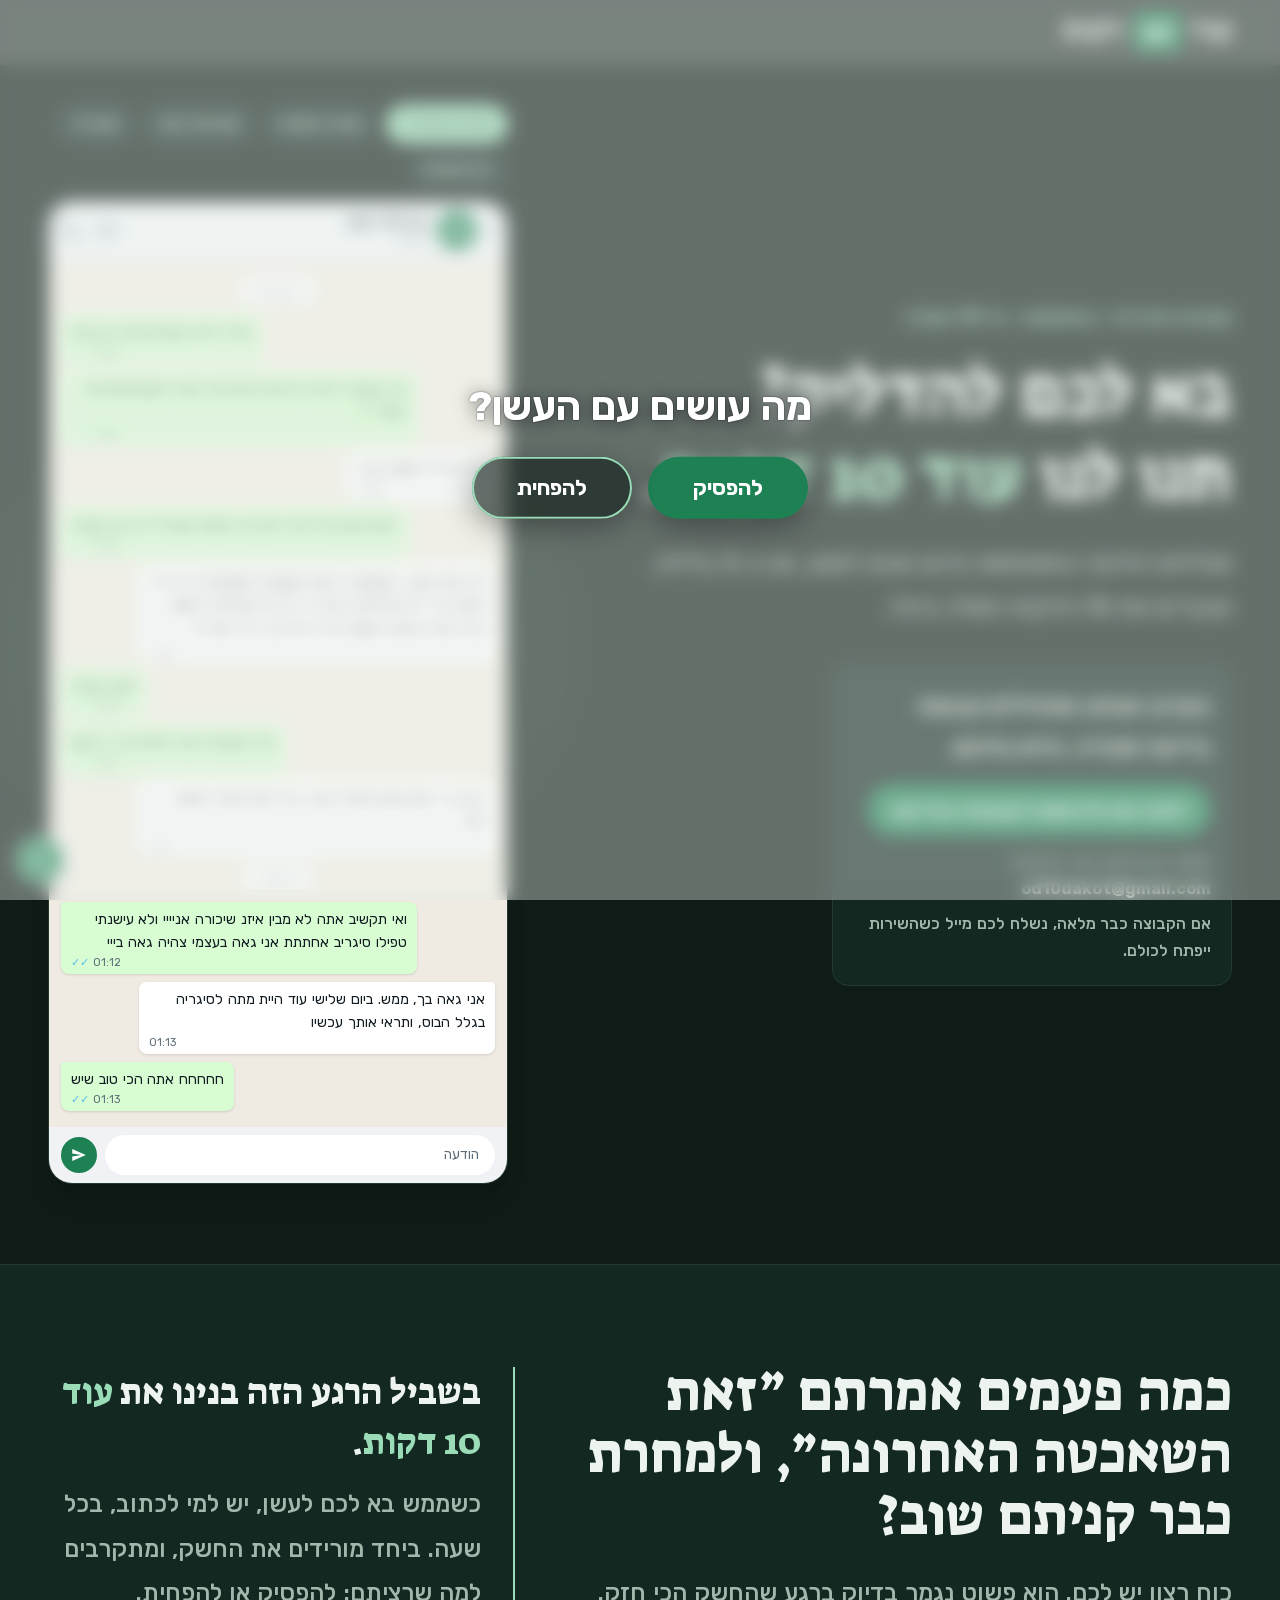
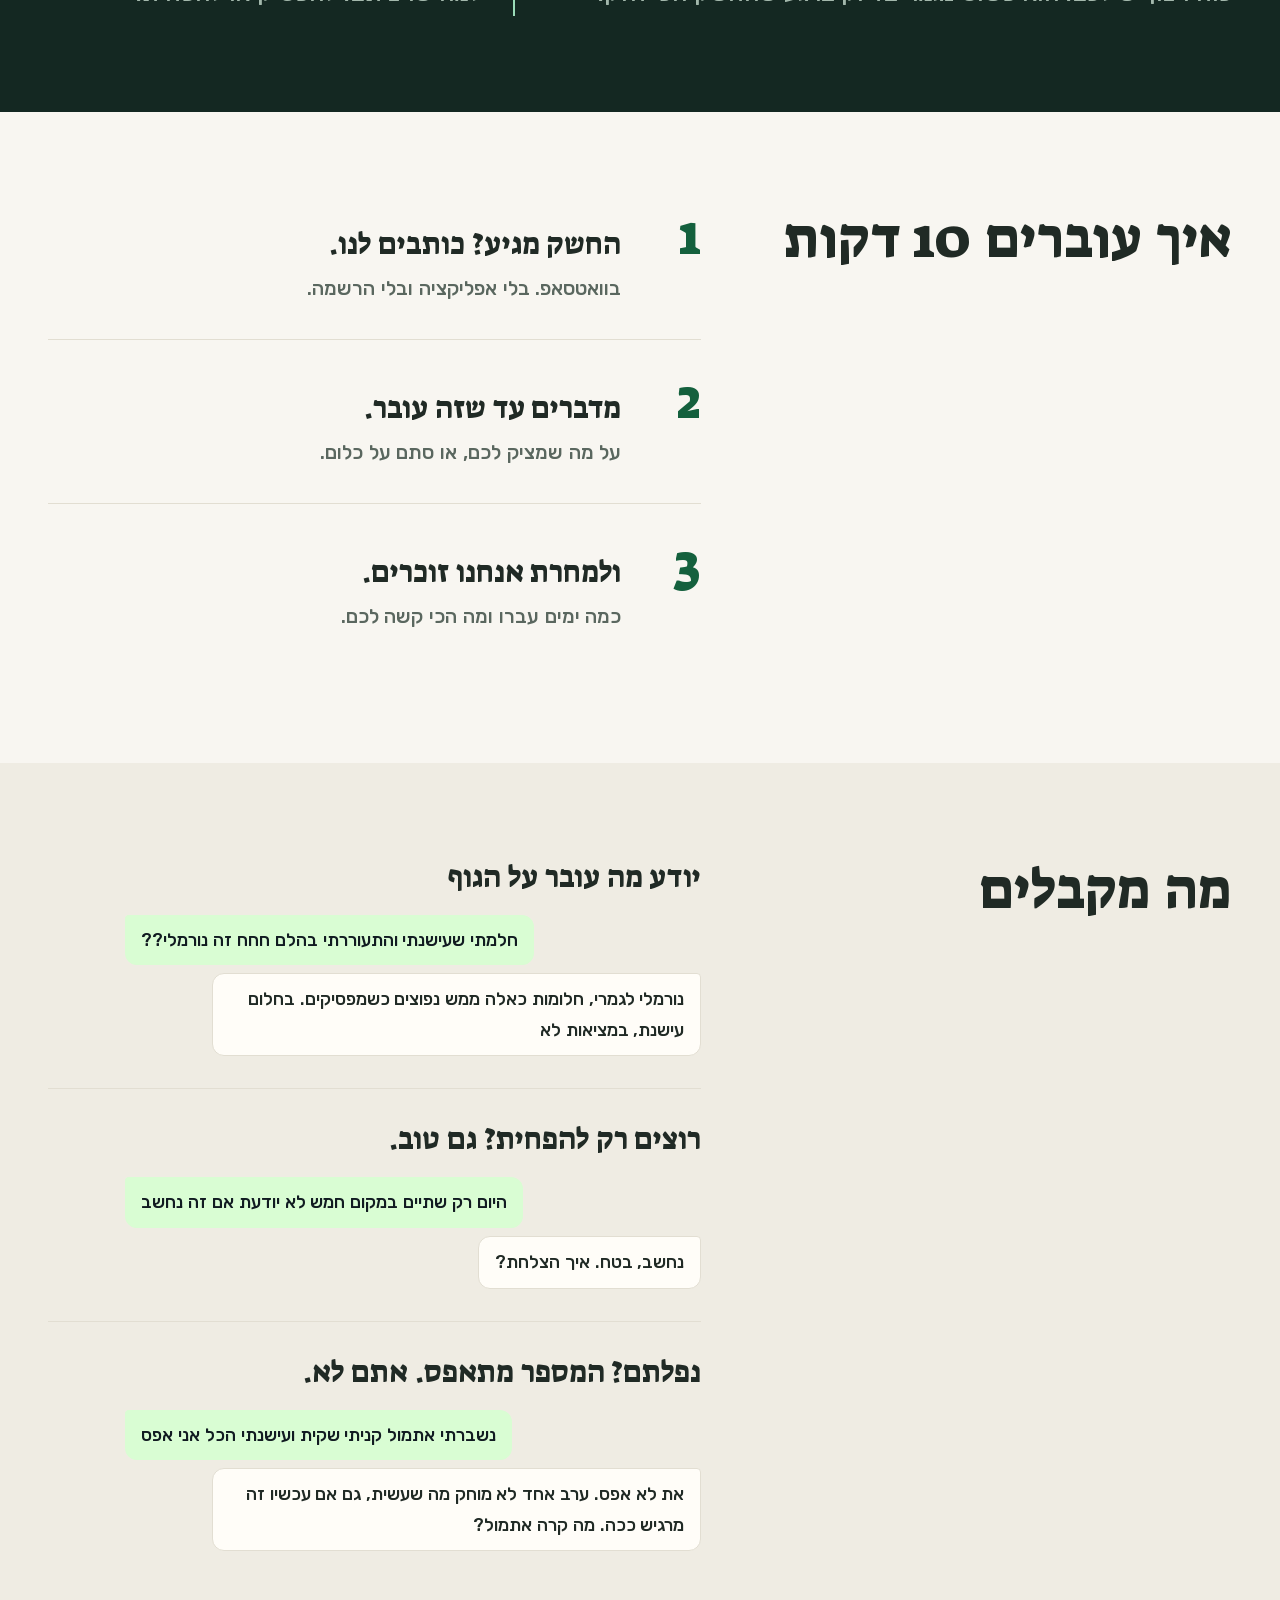
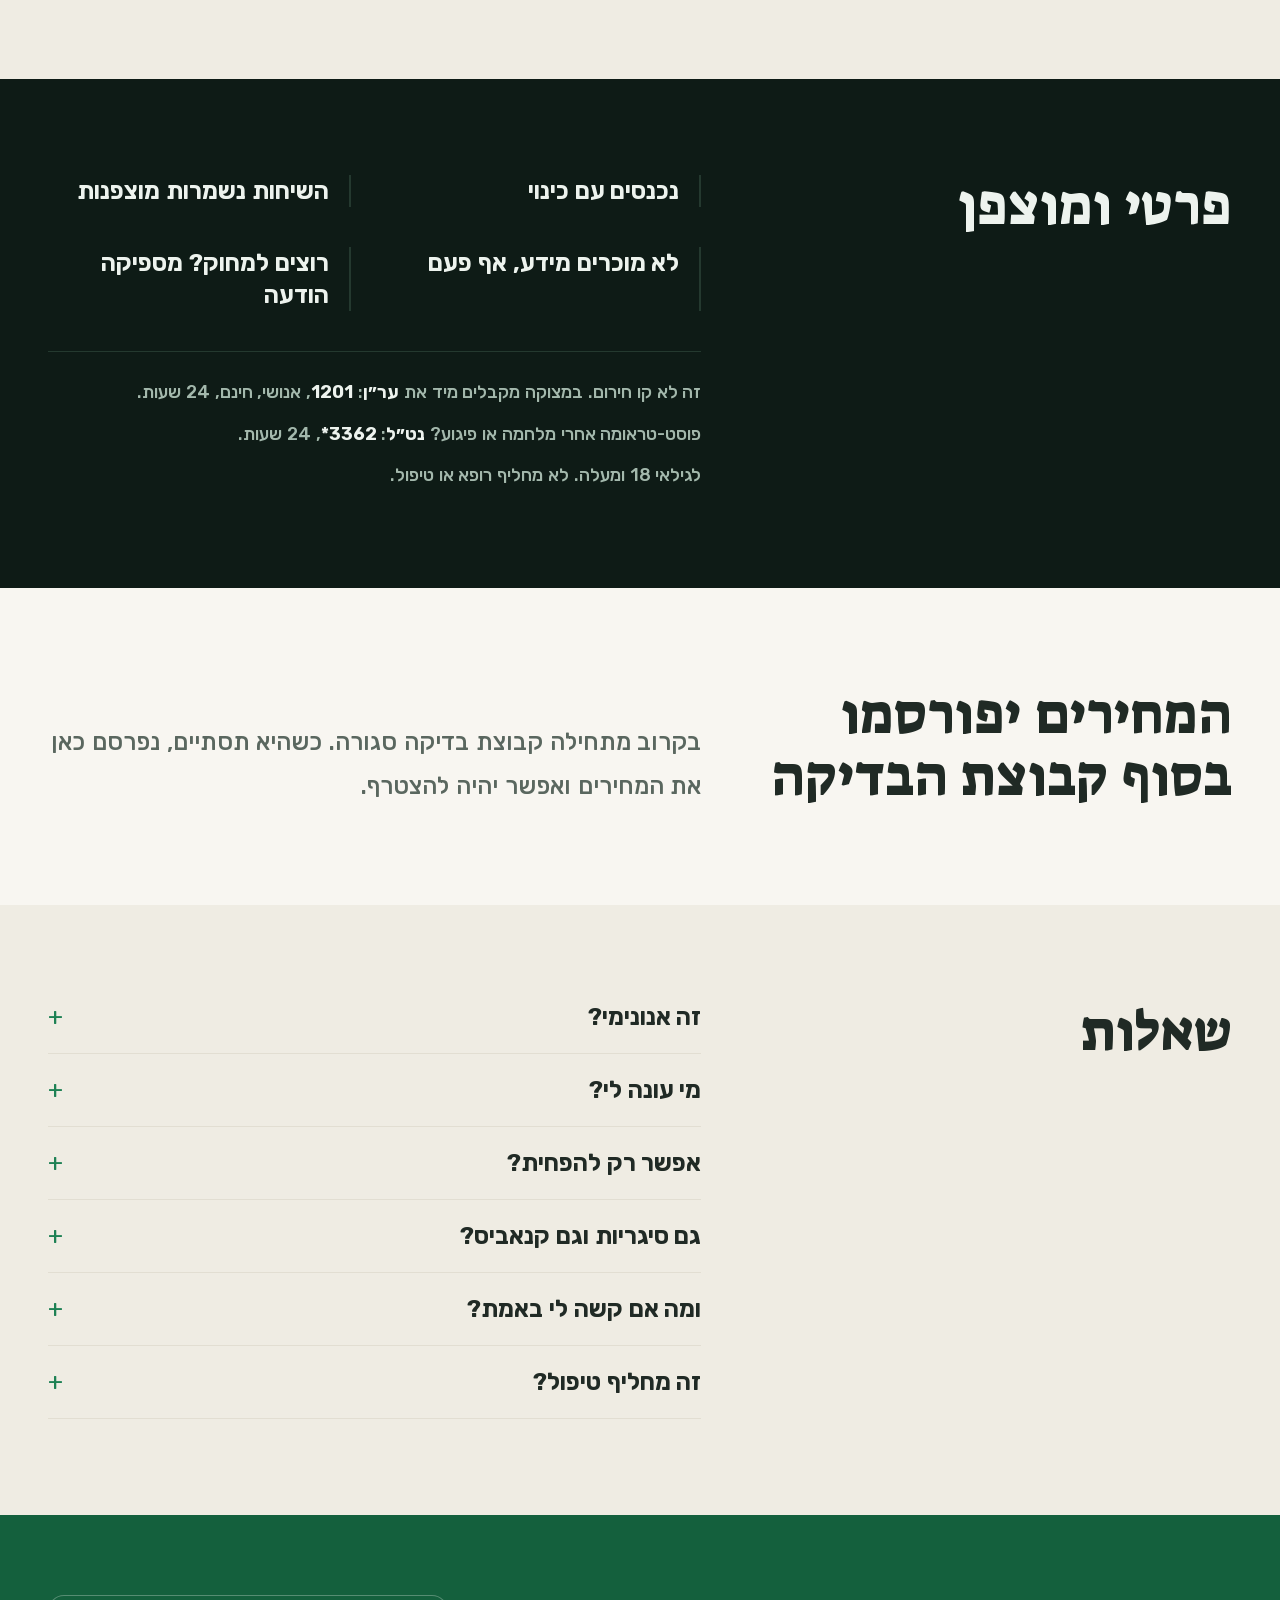
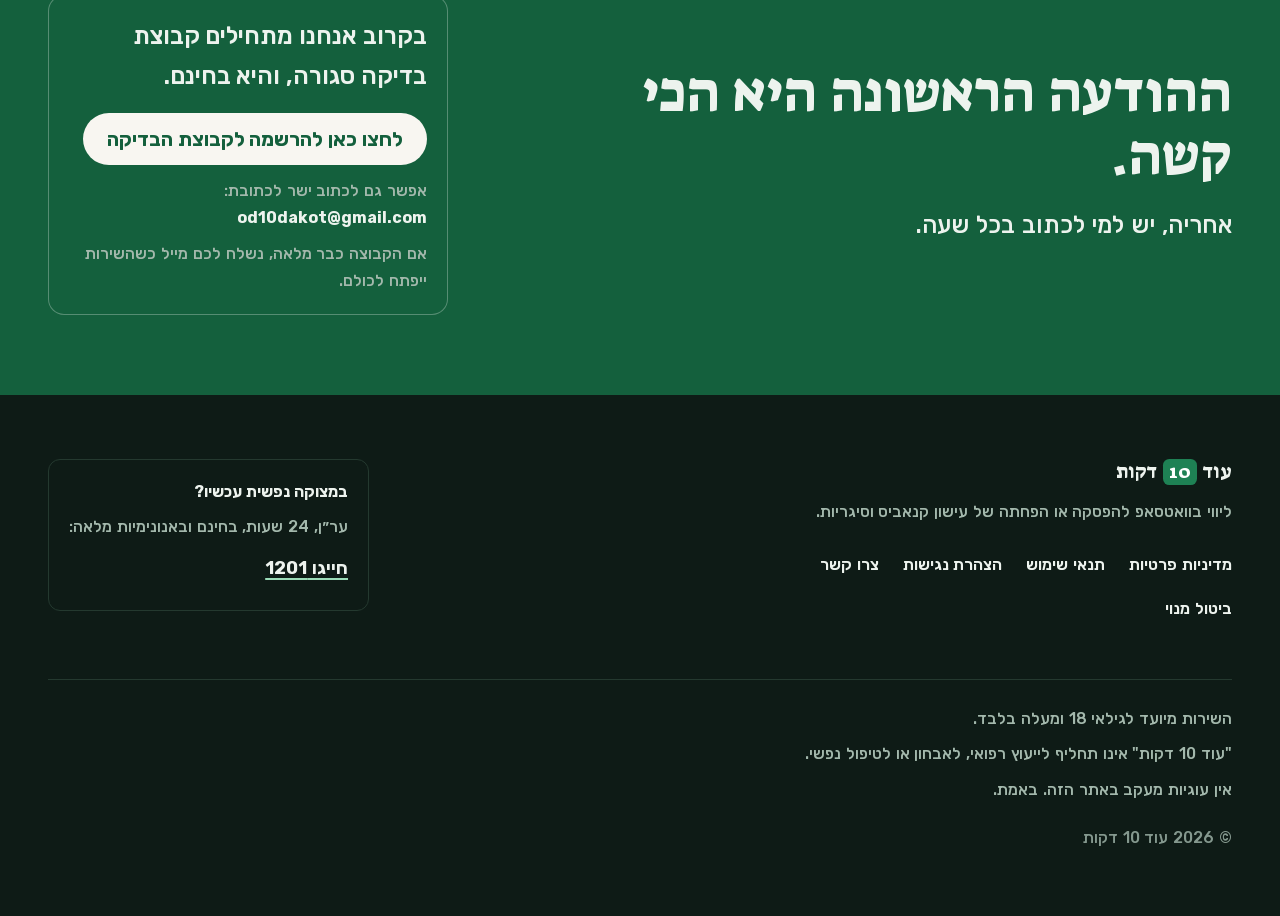
<file: index.html>
<!DOCTYPE html><!--mamlzwaAjrdkeL1T51jls--><html lang="he" dir="rtl" class="__variable_bf21c0 __variable_140971"><head><meta charSet="utf-8"/><meta name="viewport" content="width=device-width, initial-scale=1"/><link rel="stylesheet" href="/_next/static/css/f6afb2f934657819.css" data-precedence="next"/><link rel="preload" as="script" fetchPriority="low" href="/_next/static/chunks/webpack-cab7c282a0cdb027.js"/><script src="/_next/static/chunks/4bd1b696-c023c6e3521b1417.js" async=""></script><script src="/_next/static/chunks/255-0e5ac6cd71b0e266.js" async=""></script><script src="/_next/static/chunks/main-app-56399e1a840329c0.js" async=""></script><script src="/_next/static/chunks/619-ba102abea3e3d0e4.js" async=""></script><script src="/_next/static/chunks/562-3a3d21e28980e151.js" async=""></script><script src="/_next/static/chunks/app/page-d8e3270e69fe8f1e.js" async=""></script><script src="/_next/static/chunks/app/layout-c900b535f5675c39.js" async=""></script><meta name="theme-color" content="#0e1b16"/><title>עוד 10 דקות | ליווי אישי בוואטסאפ</title><meta name="description" content="ליווי בוואטסאפ למי שרוצה להפסיק או להפחית עישון קנאביס וסיגריות. בקרוב אנחנו מתחילים קבוצת בדיקה סגורה."/><meta name="application-name" content="עוד 10 דקות"/><meta name="robots" content="index, follow"/><link rel="canonical" href="https://od10dakot.co.il/"/><meta property="og:title" content="עוד 10 דקות | ליווי אישי בוואטסאפ לגמילה מקנאביס וטבק"/><meta property="og:description" content="ליווי בוואטסאפ למי שרוצה להפסיק או להפחית עישון קנאביס וסיגריות. בקרוב אנחנו מתחילים קבוצת בדיקה סגורה."/><meta property="og:url" content="https://od10dakot.co.il/"/><meta property="og:site_name" content="עוד 10 דקות"/><meta property="og:locale" content="he_IL"/><meta property="og:image" content="https://od10dakot.co.il/og.png"/><meta property="og:image:width" content="1200"/><meta property="og:image:height" content="630"/><meta property="og:image:alt" content="עוד 10 דקות — ליווי אישי בוואטסאפ לגמילה מקנאביס וטבק"/><meta property="og:type" content="website"/><meta name="twitter:card" content="summary_large_image"/><meta name="twitter:title" content="עוד 10 דקות | ליווי אישי בוואטסאפ לגמילה מקנאביס וטבק"/><meta name="twitter:description" content="ליווי בוואטסאפ למי שרוצה להפסיק או להפחית עישון קנאביס וסיגריות. בקרוב אנחנו מתחילים קבוצת בדיקה סגורה."/><meta name="twitter:image" content="https://od10dakot.co.il/og.png"/><meta name="twitter:image:alt" content="עוד 10 דקות — ליווי אישי בוואטסאפ לגמילה מקנאביס וטבק"/><link rel="icon" href="/favicon.ico" type="image/x-icon" sizes="16x16"/><link rel="icon" href="/icon.svg?0298f5da7a929475" type="image/svg+xml" sizes="any"/><link rel="apple-touch-icon" href="/apple-icon.png?eac1f3dee1081bd2" type="image/png" sizes="180x180"/><script>(function(){var p=location.pathname;if(p!=="/"&&p!=="/index.html")return;var d=document.documentElement,q=false;try{q=window.matchMedia("(prefers-reduced-motion: reduce)").matches;var a=JSON.parse(localStorage.getItem("od10-a11y")||"null");if(a&&a.motion===true)q=true}catch(e){}d.className+=q?" no-smoke":" smoke-active"})();</script><script src="/_next/static/chunks/polyfills-42372ed130431b0a.js" noModule=""></script></head><body class="bg-paper text-ink font-body"><div hidden=""><!--$--><!--/$--></div><div class="smoke-screen smoke-cover"><noscript><style>.smoke-screen{display:none!important}</style></noscript><div class="smoke-blur" aria-hidden="true"></div><div class="smoke-vids" aria-hidden="true"><video class="smoke-vid smoke-vid-enter" src="/smoke/enter.mp4" muted="" playsInline="" preload="auto"></video><video class="smoke-vid smoke-vid-hold" src="/smoke/hold.mp4" muted="" playsInline="" loop="" preload="auto"></video></div><div class="smoke-ui"><div class="smoke-panel" role="group" aria-labelledby="smoke-q"><p id="smoke-q" class="smoke-q">מה עושים עם העשן?</p><div class="smoke-actions"><button type="button" class="smoke-btn">להפסיק</button><button type="button" class="smoke-btn smoke-btn-soft">להפחית</button></div></div></div></div><header class="on-night sticky top-0 z-50 border-b border-night-line bg-night/85 backdrop-blur-md"><a href="#main" class="sr-only focus:not-sr-only focus:absolute focus:top-2 focus:start-2 focus:z-50 focus:rounded-full focus:bg-green focus:px-4 focus:py-2 focus:text-white">דילוג לתוכן</a><div class="shell flex h-16 items-center justify-between"><a class="inline-flex min-h-11 items-center text-2xl text-fog transition-opacity duration-150 ease-out hover:opacity-80 lg:text-3xl" aria-label="עוד 10 דקות, לעמוד הבית" href="/"><span class="font-display inline-flex items-baseline gap-[0.28em] leading-none whitespace-nowrap "><span>עוד</span><span class="badge-10">10</span><span>דקות</span></span></a><div class="flex items-center gap-2"></div></div></header><main id="main"><section class="on-night relative overflow-hidden bg-night text-fog"><div class="shell relative grid items-start gap-8 pt-8 pb-12 lg:grid-cols-[1fr_minmax(0,460px)] lg:items-center lg:gap-16 lg:pt-10 lg:pb-20 2xl:grid-cols-[1fr_minmax(0,500px)] 2xl:gap-24 2xl:pt-14 2xl:pb-24"><div><p class="text-sm font-semibold text-green-soft lg:text-lg 2xl:text-xl">קנאביס וסיגריות · בוואטסאפ · גיל 18 ומעלה</p><h1 class="mt-5 text-[2.3rem] leading-[1.15] sm:text-5xl lg:text-[3.6rem] xl:text-[4.5rem] 2xl:text-[5.25rem]">בא לכם להדליק?<br/>תנו לנו <span class="text-green-soft">עוד 10 דקות</span>.</h1><p class="mt-6 max-w-[40ch] text-lg leading-[1.85] text-fog-soft lg:text-2xl 2xl:max-w-[44ch] 2xl:text-[1.7rem]">שולחים הודעה בוואטסאפ ברגע שבא לעשן, גם ב-3<!-- --> <!-- -->בלילה, ועוברים את 10 הדקות האלה ביחד.</p><div class="mt-9"><div class="max-w-[40ch] rounded-2xl border p-5 border-night-line bg-night-soft"><p class="text-lg font-semibold leading-[1.7] text-fog lg:text-2xl">בקרוב אנחנו מתחילים קבוצת בדיקה סגורה, והיא בחינם.</p><a href="mailto:od10dakot@gmail.com?subject=%D7%A8%D7%95%D7%A6%D7%94%20%D7%9C%D7%94%D7%A6%D7%98%D7%A8%D7%A3%20%D7%9C%D7%A7%D7%91%D7%95%D7%A6%D7%AA%20%D7%94%D7%91%D7%93%D7%99%D7%A7%D7%94" class="mt-4 inline-flex min-h-12 items-center justify-center rounded-full px-6 py-3 text-center text-base font-bold transition-colors duration-150 ease-out active:translate-y-px lg:text-xl bg-green text-white hover:bg-green-deep">לחצו כאן להרשמה לקבוצת הבדיקה</a><p class="mt-3 text-sm leading-[1.7] text-fog-soft lg:text-base">אפשר גם לכתוב ישר לכתובת:<!-- --> <span class="font-bold text-fog select-all" dir="ltr">od10dakot@gmail.com</span></p><p class="mt-2 text-sm leading-[1.7] text-fog-soft lg:text-base">אם הקבוצה כבר מלאה, נשלח לכם מייל כשהשירות ייפתח לכולם.</p></div></div></div><div class="relative justify-self-center lg:justify-self-end"><div aria-hidden="true" class="pointer-events-none absolute top-1/2 left-1/2 h-[34rem] w-[42rem] -translate-x-1/2 -translate-y-1/2" style="background:radial-gradient(closest-side, rgba(30, 129, 84, 0.22), transparent 100%)"></div><div class="relative"><div class="w-[min(400px,calc(100vw-2rem))] lg:w-[460px] 2xl:w-[500px]"><style>@keyframes waTyping-work{0%,10.9%{opacity:0}11.3%,16.7%{opacity:1}17.1%,32.9%{opacity:0}33.3%,38.7%{opacity:1}39.1%,58.3%{opacity:0}58.7%,64%{opacity:1}64.4%,78.3%{opacity:0}78.7%,84%{opacity:1}84.4%,100%{opacity:0}}@keyframes waIdle-work{0%,10.9%{opacity:1}11.3%,16.7%{opacity:0}17.1%,32.9%{opacity:1}33.3%,38.7%{opacity:0}39.1%,58.3%{opacity:1}58.7%,64%{opacity:0}64.4%,78.3%{opacity:1}78.7%,84%{opacity:0}84.4%,100%{opacity:1}}@keyframes waTyping-bag{0%,8.8%{opacity:0}9.2%,15.8%{opacity:1}16.2%,34.6%{opacity:0}35%,41.7%{opacity:1}42.1%,61.3%{opacity:0}61.7%,68.3%{opacity:1}68.7%,86.3%{opacity:0}86.7%,93.3%{opacity:1}93.7%,100%{opacity:0}}@keyframes waIdle-bag{0%,8.8%{opacity:1}9.2%,15.8%{opacity:0}16.2%,34.6%{opacity:1}35%,41.7%{opacity:0}42.1%,61.3%{opacity:1}61.7%,68.3%{opacity:0}68.7%,86.3%{opacity:1}86.7%,93.3%{opacity:0}93.7%,100%{opacity:1}}@keyframes waTyping-coffee{0%,9.2%{opacity:0}9.6%,16.5%{opacity:1}16.9%,34.4%{opacity:0}34.8%,41.7%{opacity:1}42.1%,58.7%{opacity:0}59.1%,66.1%{opacity:1}66.5%,84.8%{opacity:0}85.2%,92.2%{opacity:1}92.6%,100%{opacity:0}}@keyframes waIdle-coffee{0%,9.2%{opacity:1}9.6%,16.5%{opacity:0}16.9%,34.4%{opacity:1}34.8%,41.7%{opacity:0}42.1%,58.7%{opacity:1}59.1%,66.1%{opacity:0}66.5%,84.8%{opacity:1}85.2%,92.2%{opacity:0}92.6%,100%{opacity:1}}@keyframes waTyping-lapse{0%,19.6%{opacity:0}20%,27.3%{opacity:1}27.7%,48.7%{opacity:0}49.1%,56.4%{opacity:1}56.8%,74.1%{opacity:0}74.5%,81.8%{opacity:1}82.2%,100%{opacity:0}}@keyframes waIdle-lapse{0%,19.6%{opacity:1}20%,27.3%{opacity:0}27.7%,48.7%{opacity:1}49.1%,56.4%{opacity:0}56.8%,74.1%{opacity:1}74.5%,81.8%{opacity:0}82.2%,100%{opacity:1}}@keyframes waTyping-reduce{0%,13.8%{opacity:0}14.2%,20.8%{opacity:1}21.2%,37.9%{opacity:0}38.3%,45%{opacity:1}45.4%,61.3%{opacity:0}61.7%,68.3%{opacity:1}68.7%,85.4%{opacity:0}85.8%,92.5%{opacity:1}92.9%,100%{opacity:0}}@keyframes waIdle-reduce{0%,13.8%{opacity:1}14.2%,20.8%{opacity:0}21.2%,37.9%{opacity:1}38.3%,45%{opacity:0}45.4%,61.3%{opacity:1}61.7%,68.3%{opacity:0}68.7%,85.4%{opacity:1}85.8%,92.5%{opacity:0}92.9%,100%{opacity:1}}</style><div class="mb-3 flex w-0 min-w-full flex-wrap gap-2" role="group" aria-label="בחרו רגע"><button type="button" aria-pressed="true" class="shrink-0 rounded-full border px-3.5 py-2 text-sm font-semibold transition-colors duration-150 ease-out border-green-soft bg-green-soft text-night">עצבים בעבודה</button><button type="button" aria-pressed="false" class="shrink-0 rounded-full border px-3.5 py-2 text-sm font-semibold transition-colors duration-150 ease-out border-night-line bg-night-soft text-fog hover:border-green-soft">נגמרה השקית</button><button type="button" aria-pressed="false" class="shrink-0 rounded-full border px-3.5 py-2 text-sm font-semibold transition-colors duration-150 ease-out border-night-line bg-night-soft text-fog hover:border-green-soft">קפה של בוקר</button><button type="button" aria-pressed="false" class="shrink-0 rounded-full border px-3.5 py-2 text-sm font-semibold transition-colors duration-150 ease-out border-night-line bg-night-soft text-fog hover:border-green-soft">נשברתי</button><button type="button" aria-pressed="false" class="shrink-0 rounded-full border px-3.5 py-2 text-sm font-semibold transition-colors duration-150 ease-out border-night-line bg-night-soft text-fog hover:border-green-soft">רק להפחית</button></div><div class="w-full overflow-hidden rounded-3xl border border-night-line font-normal shadow-xl" role="img" aria-label="הדמיה של שיחת וואטסאפ עם עוד 10 דקות: מיום עצבני בעבודה ועד ערב במועדון בלי סיגריה"><div class="flex items-center justify-between gap-2 border-b border-wal-line bg-wal-head px-3 py-2"><div class="flex min-w-0 items-center gap-2.5"><span aria-hidden="true" class="text-2xl leading-none text-wal-time">‹</span><span class="font-display grid size-10 shrink-0 place-items-center rounded-full bg-green text-base text-white">10</span><div class="leading-tight"><p class="text-[15px] font-semibold text-wal-text">עוד 10 דקות</p><p class="relative text-xs text-wal-time"><span class="wa-status-idle" style="animation:waIdle-work 15s linear both">מחובר</span><span class="wa-status-typing absolute start-0 top-0" style="animation:waTyping-work 15s linear both">מקליד...</span></p></div></div><div class="flex shrink-0 gap-4 text-wal-time" aria-hidden="true"><svg viewBox="0 0 24 24" fill="none" stroke="currentColor" stroke-width="1.8" class="size-5"><path d="M23 7l-7 5 7 5V7z"></path><rect x="1" y="5" width="15" height="14" rx="2"></rect></svg><svg viewBox="0 0 24 24" fill="none" stroke="currentColor" stroke-width="1.8" class="size-5"><path d="M22 16.9v3a2 2 0 0 1-2.2 2 19.8 19.8 0 0 1-8.6-3 19.5 19.5 0 0 1-6-6 19.8 19.8 0 0 1-3-8.6A2 2 0 0 1 4.1 2h3a2 2 0 0 1 2 1.7c.1 1 .4 1.9.7 2.8a2 2 0 0 1-.5 2.1L8.1 9.9a16 16 0 0 0 6 6l1.3-1.2a2 2 0 0 1 2.1-.5c.9.3 1.8.6 2.8.7a2 2 0 0 1 1.7 2z"></path></svg></div></div><div class="flex flex-col gap-2 bg-wal-bg px-3 py-4"><p class="mx-auto my-1 w-fit rounded-lg bg-wal-in px-3 py-1 text-xs text-wal-time shadow-sm">יום שלישי</p><div style="animation-delay:0.4s" class="rise max-w-[82%] rounded-lg px-2.5 py-1.5 text-[14.5px] leading-relaxed text-wal-text shadow-sm self-end rounded-se-sm bg-wal-out"><p>וואייייי איזה עצבים אתה לא מבין</p><p class="mt-0.5 text-end text-[11px] leading-none text-wal-time">14:32<span class="ms-1 text-wal-tick" aria-hidden="true">✓✓</span></p></div><div style="animation-delay:1.1s" class="rise max-w-[82%] rounded-lg px-2.5 py-1.5 text-[14.5px] leading-relaxed text-wal-text shadow-sm self-end rounded-se-sm bg-wal-out"><p>אני בעבודה ורבתי פה עם כולם ואני מתה לעשן מתהההה תעזור ליי</p><p class="mt-0.5 text-end text-[11px] leading-none text-wal-time">14:32<span class="ms-1 text-wal-tick" aria-hidden="true">✓✓</span></p></div><div style="animation-delay:2.5s" class="rise max-w-[82%] rounded-lg px-2.5 py-1.5 text-[14.5px] leading-relaxed text-wal-text shadow-sm self-start rounded-ss-sm bg-wal-in"><p>מה קרה? תשפכי עליי</p><p class="mt-0.5 text-end text-[11px] leading-none text-wal-time">14:32</p></div><div style="animation-delay:4s" class="rise max-w-[82%] rounded-lg px-2.5 py-1.5 text-[14.5px] leading-relaxed text-wal-text shadow-sm self-end rounded-se-sm bg-wal-out"><p>הבוס צעק עליי מול כולם על משהו שבכלל לא אני עשיתי</p><p class="mt-0.5 text-end text-[11px] leading-none text-wal-time">14:33<span class="ms-1 text-wal-tick" aria-hidden="true">✓✓</span></p></div><div style="animation-delay:5.8s" class="rise max-w-[82%] rounded-lg px-2.5 py-1.5 text-[14.5px] leading-relaxed text-wal-text shadow-sm self-start rounded-ss-sm bg-wal-in"><p>אני מבין אותך, סיטואציה כזאת מעצבנת ומתסכלת. עד לא מזמן כבר היית מדליקה סיגריה, ורק אז מצליחה לנשום. בואי ננסה עכשיו לנשום ביחד ולהירגע, בלי הסיגריה</p><p class="mt-0.5 text-end text-[11px] leading-none text-wal-time">14:34</p></div><div style="animation-delay:7.2s" class="rise max-w-[82%] rounded-lg px-2.5 py-1.5 text-[14.5px] leading-relaxed text-wal-text shadow-sm self-end rounded-se-sm bg-wal-out"><p>אוקיי מנסה</p><p class="mt-0.5 text-end text-[11px] leading-none text-wal-time">14:35<span class="ms-1 text-wal-tick" aria-hidden="true">✓✓</span></p></div><div style="animation-delay:8.2s" class="rise max-w-[82%] rounded-lg px-2.5 py-1.5 text-[14.5px] leading-relaxed text-wal-text shadow-sm self-end rounded-se-sm bg-wal-out"><p>עדיין עצבנית אבל פחות בא לי לעשן</p><p class="mt-0.5 text-end text-[11px] leading-none text-wal-time">14:41<span class="ms-1 text-wal-tick" aria-hidden="true">✓✓</span></p></div><div style="animation-delay:9.6s" class="rise max-w-[82%] rounded-lg px-2.5 py-1.5 text-[14.5px] leading-relaxed text-wal-text shadow-sm self-start rounded-ss-sm bg-wal-in"><p>גאה בך. ואם הבוס מתחיל שוב, את יודעת איפה למצוא אותי</p><p class="mt-0.5 text-end text-[11px] leading-none text-wal-time">14:41</p></div><p class="mx-auto my-1 w-fit rounded-lg bg-wal-in px-3 py-1 text-xs text-wal-time shadow-sm">יום שישי</p><div style="animation-delay:11s" class="rise max-w-[82%] rounded-lg px-2.5 py-1.5 text-[14.5px] leading-relaxed text-wal-text shadow-sm self-end rounded-se-sm bg-wal-out"><p>ואי תקשיב אתה לא מבין איזנ שיכורה אניייי ולא עישנתי טפילו סיגריב אחתתת אני גאה בעצמי צהיה גאה בייי</p><p class="mt-0.5 text-end text-[11px] leading-none text-wal-time">01:12<span class="ms-1 text-wal-tick" aria-hidden="true">✓✓</span></p></div><div style="animation-delay:12.6s" class="rise max-w-[82%] rounded-lg px-2.5 py-1.5 text-[14.5px] leading-relaxed text-wal-text shadow-sm self-start rounded-ss-sm bg-wal-in"><p>אני גאה בך, ממש. ביום שלישי עוד היית מתה לסיגריה בגלל הבוס, ותראי אותך עכשיו</p><p class="mt-0.5 text-end text-[11px] leading-none text-wal-time">01:13</p></div><div style="animation-delay:14s" class="rise max-w-[82%] rounded-lg px-2.5 py-1.5 text-[14.5px] leading-relaxed text-wal-text shadow-sm self-end rounded-se-sm bg-wal-out"><p>חחחחח אתה הכי טוב שיש</p><p class="mt-0.5 text-end text-[11px] leading-none text-wal-time">01:13<span class="ms-1 text-wal-tick" aria-hidden="true">✓✓</span></p></div></div><div class="flex items-center gap-2 bg-wal-head px-3 py-2"><div class="flex-1 rounded-full bg-wal-in px-4 py-2.5 text-sm text-wal-time">הודעה</div><span class="grid size-9 shrink-0 place-items-center rounded-full bg-green text-white" aria-hidden="true"><svg viewBox="0 0 24 24" fill="currentColor" class="size-[18px]"><path d="M3 20l18-8L3 4v6l12 2-12 2v6z"></path></svg></span></div></div></div></div></div></div></section><section class="on-night border-t border-night-line bg-night-soft py-12 text-fog lg:py-24"><div class="shell duo duo-wide-head"><div><h2 class="max-w-3xl text-[1.6rem] sm:text-4xl lg:text-[3.5rem] 2xl:max-w-[24ch] 2xl:text-[4.25rem]">כמה פעמים אמרתם ״זאת השאכטה האחרונה״, ולמחרת כבר קניתם שוב?</h2><p class="mt-6 max-w-[46ch] text-lg leading-[1.85] text-fog-soft lg:text-2xl 2xl:max-w-[62ch] 2xl:text-[1.7rem]">כוח רצון יש לכם. הוא פשוט נגמר בדיוק ברגע שהחשק הכי חזק.</p></div><div class="duo-reply lg:border-s-2 lg:border-green-soft lg:ps-8 2xl:ps-10"><p class="font-display mt-10 max-w-[46ch] text-2xl leading-snug sm:text-[1.7rem] lg:mt-0 lg:text-4xl 2xl:text-[3.25rem]">בשביל הרגע הזה בנינו את<!-- --> <span class="text-green-soft">עוד 10 דקות</span>.</p><p class="mt-4 max-w-[46ch] text-lg leading-[1.85] text-fog-soft lg:text-2xl 2xl:text-[1.7rem]">כשממש בא לכם לעשן, יש למי לכתוב, בכל שעה. ביחד מורידים את החשק, ומתקרבים למה שרציתם: להפסיק או להפחית.</p></div></div></section><section id="how" class="scroll-mt-16 bg-paper py-12 lg:py-24"><div class="shell duo"><h2 class="duo-head max-w-2xl text-[1.6rem] sm:text-4xl lg:text-[3.5rem] 2xl:max-w-[22ch] 2xl:text-[4.25rem]">איך עוברים 10 דקות</h2><ol class="mt-8 grid gap-8 lg:mt-0 lg:gap-0"><li class="lg:grid lg:grid-cols-[5rem_1fr] lg:items-baseline lg:border-b lg:border-line lg:py-8 lg:first:pt-0 lg:last:border-b-0 2xl:grid-cols-[6rem_1fr] 2xl:py-10"><span aria-hidden="true" class="font-display grid size-12 place-items-center rounded-full border border-line bg-card text-xl text-green lg:block lg:size-auto lg:rounded-none lg:border-0 lg:bg-transparent lg:text-[3.5rem] lg:leading-none lg:text-green-deep 2xl:text-[4.25rem]">1</span><div><h3 class="mt-5 text-xl lg:mt-0 lg:text-3xl 2xl:text-[2.15rem]">החשק מגיע? כותבים לנו.</h3><p class="mt-2 leading-[1.85] text-ink-soft lg:text-xl 2xl:text-[1.35rem]">בוואטסאפ. בלי אפליקציה ובלי הרשמה.</p></div></li><li class="lg:grid lg:grid-cols-[5rem_1fr] lg:items-baseline lg:border-b lg:border-line lg:py-8 lg:first:pt-0 lg:last:border-b-0 2xl:grid-cols-[6rem_1fr] 2xl:py-10"><span aria-hidden="true" class="font-display grid size-12 place-items-center rounded-full border border-line bg-card text-xl text-green lg:block lg:size-auto lg:rounded-none lg:border-0 lg:bg-transparent lg:text-[3.5rem] lg:leading-none lg:text-green-deep 2xl:text-[4.25rem]">2</span><div><h3 class="mt-5 text-xl lg:mt-0 lg:text-3xl 2xl:text-[2.15rem]">מדברים עד שזה עובר.</h3><p class="mt-2 leading-[1.85] text-ink-soft lg:text-xl 2xl:text-[1.35rem]">על מה שמציק לכם, או סתם על כלום.</p></div></li><li class="lg:grid lg:grid-cols-[5rem_1fr] lg:items-baseline lg:border-b lg:border-line lg:py-8 lg:first:pt-0 lg:last:border-b-0 2xl:grid-cols-[6rem_1fr] 2xl:py-10"><span aria-hidden="true" class="font-display grid size-12 place-items-center rounded-full border border-line bg-card text-xl text-green lg:block lg:size-auto lg:rounded-none lg:border-0 lg:bg-transparent lg:text-[3.5rem] lg:leading-none lg:text-green-deep 2xl:text-[4.25rem]">3</span><div><h3 class="mt-5 text-xl lg:mt-0 lg:text-3xl 2xl:text-[2.15rem]">ולמחרת אנחנו זוכרים.</h3><p class="mt-2 leading-[1.85] text-ink-soft lg:text-xl 2xl:text-[1.35rem]">כמה ימים עברו ומה הכי קשה לכם.</p></div></li></ol></div></section><section id="benefits" class="scroll-mt-16 bg-paper-deep py-12 lg:py-24"><div class="shell duo"><h2 class="duo-head max-w-2xl text-[1.6rem] sm:text-4xl lg:text-[3.5rem] 2xl:max-w-[22ch] 2xl:text-[4.25rem]">מה מקבלים</h2><ul class="mt-8 flex flex-col gap-4 lg:mt-0 lg:block lg:gap-0"><li class="rounded-2xl border border-line bg-card p-5 shadow-sm lg:rounded-none lg:border-x-0 lg:border-t-0 lg:border-b lg:bg-transparent lg:p-0 lg:py-8 lg:shadow-none lg:first:pt-0 lg:last:border-b-0 2xl:py-10"><h3 class="text-xl lg:text-3xl 2xl:text-[2.15rem]">יודע מה עובר על הגוף</h3><div class="mt-4 flex max-w-xl flex-col gap-2 lg:mt-5"><p class="max-w-[85%] self-end rounded-xl rounded-se-sm bg-wal-out px-4 py-2.5 text-[15px] leading-[1.7] text-wal-text lg:text-lg 2xl:text-[1.15rem]">חלמתי שעישנתי והתעוררתי בהלם חחח זה נורמלי??</p><p class="max-w-[85%] self-start rounded-xl rounded-ss-sm border border-line bg-paper-deep px-4 py-2.5 text-[15px] leading-[1.7] text-ink lg:bg-card lg:text-lg 2xl:text-[1.15rem]">נורמלי לגמרי, חלומות כאלה ממש נפוצים כשמפסיקים. בחלום עישנת, במציאות לא</p></div></li><li class="rounded-2xl border border-line bg-card p-5 shadow-sm lg:rounded-none lg:border-x-0 lg:border-t-0 lg:border-b lg:bg-transparent lg:p-0 lg:py-8 lg:shadow-none lg:first:pt-0 lg:last:border-b-0 2xl:py-10"><h3 class="text-xl lg:text-3xl 2xl:text-[2.15rem]">רוצים רק להפחית? גם טוב.</h3><div class="mt-4 flex max-w-xl flex-col gap-2 lg:mt-5"><p class="max-w-[85%] self-end rounded-xl rounded-se-sm bg-wal-out px-4 py-2.5 text-[15px] leading-[1.7] text-wal-text lg:text-lg 2xl:text-[1.15rem]">היום רק שתיים במקום חמש לא יודעת אם זה נחשב</p><p class="max-w-[85%] self-start rounded-xl rounded-ss-sm border border-line bg-paper-deep px-4 py-2.5 text-[15px] leading-[1.7] text-ink lg:bg-card lg:text-lg 2xl:text-[1.15rem]">נחשב, בטח. איך הצלחת?</p></div></li><li class="rounded-2xl border border-line bg-card p-5 shadow-sm lg:rounded-none lg:border-x-0 lg:border-t-0 lg:border-b lg:bg-transparent lg:p-0 lg:py-8 lg:shadow-none lg:first:pt-0 lg:last:border-b-0 2xl:py-10"><h3 class="text-xl lg:text-3xl 2xl:text-[2.15rem]">נפלתם? המספר מתאפס. אתם לא.</h3><div class="mt-4 flex max-w-xl flex-col gap-2 lg:mt-5"><p class="max-w-[85%] self-end rounded-xl rounded-se-sm bg-wal-out px-4 py-2.5 text-[15px] leading-[1.7] text-wal-text lg:text-lg 2xl:text-[1.15rem]">נשברתי אתמול קניתי שקית ועישנתי הכל אני אפס</p><p class="max-w-[85%] self-start rounded-xl rounded-ss-sm border border-line bg-paper-deep px-4 py-2.5 text-[15px] leading-[1.7] text-ink lg:bg-card lg:text-lg 2xl:text-[1.15rem]">את לא אפס. ערב אחד לא מוחק מה שעשית, גם אם עכשיו זה מרגיש ככה. מה קרה אתמול?</p></div></li></ul></div></section><section id="trust" class="on-night scroll-mt-16 bg-night py-12 text-fog lg:py-24"><div class="shell duo"><h2 class="duo-head max-w-2xl text-[1.6rem] sm:text-4xl lg:text-[3.5rem] 2xl:max-w-[22ch] 2xl:text-[4.25rem]">פרטי ומוצפן</h2><div><ul class="mt-8 grid gap-3 sm:grid-cols-2 sm:gap-x-12 sm:gap-y-6 lg:mt-0 lg:gap-y-10"><li class="rounded-2xl border border-night-line bg-night-soft p-5 font-body text-lg font-bold text-fog sm:rounded-none sm:border-y-0 sm:border-e-0 sm:border-s-2 sm:bg-transparent sm:p-0 sm:ps-5 lg:text-2xl 2xl:text-[1.75rem]">נכנסים עם כינוי</li><li class="rounded-2xl border border-night-line bg-night-soft p-5 font-body text-lg font-bold text-fog sm:rounded-none sm:border-y-0 sm:border-e-0 sm:border-s-2 sm:bg-transparent sm:p-0 sm:ps-5 lg:text-2xl 2xl:text-[1.75rem]">השיחות נשמרות מוצפנות</li><li class="rounded-2xl border border-night-line bg-night-soft p-5 font-body text-lg font-bold text-fog sm:rounded-none sm:border-y-0 sm:border-e-0 sm:border-s-2 sm:bg-transparent sm:p-0 sm:ps-5 lg:text-2xl 2xl:text-[1.75rem]">לא מוכרים מידע, אף פעם</li><li class="rounded-2xl border border-night-line bg-night-soft p-5 font-body text-lg font-bold text-fog sm:rounded-none sm:border-y-0 sm:border-e-0 sm:border-s-2 sm:bg-transparent sm:p-0 sm:ps-5 lg:text-2xl 2xl:text-[1.75rem]">רוצים למחוק? מספיקה הודעה</li></ul><div class="mt-10 space-y-2 border-t border-night-line pt-6 text-sm leading-[1.85] text-fog-soft lg:text-lg 2xl:text-xl"><p>זה לא קו חירום. במצוקה מקבלים מיד את <strong>ער״ן</strong>:<!-- --> <strong>1201</strong>, אנושי, חינם, 24 שעות.</p><p>פוסט-טראומה אחרי מלחמה או פיגוע? <strong>נט״ל</strong>:<!-- --> <strong><bdi dir="ltr">*3362</bdi></strong>, 24 שעות.</p><p>לגילאי 18 ומעלה. לא מחליף רופא או טיפול.</p></div></div></div></section><section id="pricing" class="scroll-mt-16 bg-paper py-12 lg:py-24"><div class="shell duo"><h2 class="max-w-2xl text-[1.6rem] sm:text-4xl lg:text-[3.5rem] 2xl:max-w-[14ch] 2xl:text-[4.25rem]">המחירים יפורסמו בסוף קבוצת הבדיקה</h2><p class="duo-reply mt-5 max-w-2xl text-lg leading-[1.85] text-ink-soft lg:mt-0 lg:text-2xl 2xl:text-[1.6rem]">בקרוב מתחילה קבוצת בדיקה סגורה. כשהיא תסתיים, נפרסם כאן את המחירים ואפשר יהיה להצטרף.</p></div></section><section id="faq" class="scroll-mt-16 bg-paper-deep py-12 lg:py-24"><script type="application/ld+json">{"@context":"https://schema.org","@type":"FAQPage","mainEntity":[{"@type":"Question","name":"זה אנונימי?","acceptedAnswer":{"@type":"Answer","text":"נכנסים עם כינוי. השיחות נשמרות מוצפנות, ולא מוכרים מידע. הפירוט המלא במדיניות הפרטיות."}},{"@type":"Question","name":"מי עונה לי?","acceptedAnswer":{"@type":"Answer","text":"התשובות מנוסחות בעיקר בעזרת בינה מלאכותית, על בסיס תכנים שאנחנו בונים ובודקים רק בשביל הפסקה והפחתה של עישון. פנייה לצוות נענית במייל."}},{"@type":"Question","name":"אפשר רק להפחית?","acceptedAnswer":{"@type":"Answer","text":"כן. בהתחלה בוחרים: להפסיק או להפחית."}},{"@type":"Question","name":"גם סיגריות וגם קנאביס?","acceptedAnswer":{"@type":"Answer","text":"כן. לכל אחד מהם יש מידע נפרד על הגמילה."}},{"@type":"Question","name":"ומה אם קשה לי באמת?","acceptedAnswer":{"@type":"Answer","text":"הכל עוצר ומקבלים מיד את ער״ן, 1201. קו אנושי, חינם, 24 שעות."}},{"@type":"Question","name":"זה מחליף טיפול?","acceptedAnswer":{"@type":"Answer","text":"לא. מי שבטיפול יכול להשתמש בזה בין הפגישות."}}]}</script><div class="shell duo"><div class="duo-head"><h2 class="max-w-2xl text-[1.6rem] sm:text-4xl lg:text-[3.5rem] 2xl:max-w-[12ch] 2xl:text-[4.25rem]">שאלות</h2></div><div class="mt-8 max-w-3xl lg:-mt-5 lg:max-w-none 2xl:-mt-7"><details class="faq-item group border-b border-line"><summary class="flex items-center justify-between gap-5 py-5 text-lg font-bold text-ink transition-colors duration-150 ease-out hover:text-green-deep lg:text-2xl 2xl:py-7 2xl:text-[1.75rem]">זה אנונימי?<span aria-hidden="true" class="faq-icon text-2xl leading-none font-normal text-green">+</span></summary><p class="max-w-prose pb-6 leading-[1.85] text-ink-soft lg:text-xl 2xl:text-[1.35rem]">נכנסים עם כינוי. השיחות נשמרות מוצפנות, ולא מוכרים מידע. הפירוט המלא במדיניות הפרטיות.</p></details><details class="faq-item group border-b border-line"><summary class="flex items-center justify-between gap-5 py-5 text-lg font-bold text-ink transition-colors duration-150 ease-out hover:text-green-deep lg:text-2xl 2xl:py-7 2xl:text-[1.75rem]">מי עונה לי?<span aria-hidden="true" class="faq-icon text-2xl leading-none font-normal text-green">+</span></summary><p class="max-w-prose pb-6 leading-[1.85] text-ink-soft lg:text-xl 2xl:text-[1.35rem]">התשובות מנוסחות בעיקר בעזרת בינה מלאכותית, על בסיס תכנים שאנחנו בונים ובודקים רק בשביל הפסקה והפחתה של עישון. פנייה לצוות נענית במייל.</p></details><details class="faq-item group border-b border-line"><summary class="flex items-center justify-between gap-5 py-5 text-lg font-bold text-ink transition-colors duration-150 ease-out hover:text-green-deep lg:text-2xl 2xl:py-7 2xl:text-[1.75rem]">אפשר רק להפחית?<span aria-hidden="true" class="faq-icon text-2xl leading-none font-normal text-green">+</span></summary><p class="max-w-prose pb-6 leading-[1.85] text-ink-soft lg:text-xl 2xl:text-[1.35rem]">כן. בהתחלה בוחרים: להפסיק או להפחית.</p></details><details class="faq-item group border-b border-line"><summary class="flex items-center justify-between gap-5 py-5 text-lg font-bold text-ink transition-colors duration-150 ease-out hover:text-green-deep lg:text-2xl 2xl:py-7 2xl:text-[1.75rem]">גם סיגריות וגם קנאביס?<span aria-hidden="true" class="faq-icon text-2xl leading-none font-normal text-green">+</span></summary><p class="max-w-prose pb-6 leading-[1.85] text-ink-soft lg:text-xl 2xl:text-[1.35rem]">כן. לכל אחד מהם יש מידע נפרד על הגמילה.</p></details><details class="faq-item group border-b border-line"><summary class="flex items-center justify-between gap-5 py-5 text-lg font-bold text-ink transition-colors duration-150 ease-out hover:text-green-deep lg:text-2xl 2xl:py-7 2xl:text-[1.75rem]">ומה אם קשה לי באמת?<span aria-hidden="true" class="faq-icon text-2xl leading-none font-normal text-green">+</span></summary><p class="max-w-prose pb-6 leading-[1.85] text-ink-soft lg:text-xl 2xl:text-[1.35rem]">הכל עוצר ומקבלים מיד את ער״ן, 1201. קו אנושי, חינם, 24 שעות.</p></details><details class="faq-item group border-b border-line"><summary class="flex items-center justify-between gap-5 py-5 text-lg font-bold text-ink transition-colors duration-150 ease-out hover:text-green-deep lg:text-2xl 2xl:py-7 2xl:text-[1.75rem]">זה מחליף טיפול?<span aria-hidden="true" class="faq-icon text-2xl leading-none font-normal text-green">+</span></summary><p class="max-w-prose pb-6 leading-[1.85] text-ink-soft lg:text-xl 2xl:text-[1.35rem]">לא. מי שבטיפול יכול להשתמש בזה בין הפגישות.</p></details></div></div></section><section class="on-night bg-green-deep py-12 text-fog lg:py-20"><div class="shell text-center xl:flex xl:items-center xl:justify-between xl:gap-20 xl:text-start"><div><h2 class="mx-auto max-w-2xl text-[1.6rem] sm:text-4xl lg:text-[3.5rem] xl:mx-0 2xl:text-[4.25rem]">ההודעה הראשונה היא הכי קשה.</h2><p class="mx-auto mt-4 max-w-[46ch] text-lg leading-[1.85] text-fog lg:text-2xl xl:mx-0 xl:max-w-[52ch] 2xl:text-[1.6rem]">אחריה, יש למי לכתוב בכל שעה.</p></div><div class="mt-8 flex shrink-0 justify-center xl:mt-0 xl:block"><div class="max-w-[40ch] rounded-2xl border p-5 border-fog/30 bg-green-deep"><p class="text-lg font-semibold leading-[1.7] text-fog lg:text-2xl">בקרוב אנחנו מתחילים קבוצת בדיקה סגורה, והיא בחינם.</p><a href="mailto:od10dakot@gmail.com?subject=%D7%A8%D7%95%D7%A6%D7%94%20%D7%9C%D7%94%D7%A6%D7%98%D7%A8%D7%A3%20%D7%9C%D7%A7%D7%91%D7%95%D7%A6%D7%AA%20%D7%94%D7%91%D7%93%D7%99%D7%A7%D7%94" class="mt-4 inline-flex min-h-12 items-center justify-center rounded-full px-6 py-3 text-center text-base font-bold transition-colors duration-150 ease-out active:translate-y-px lg:text-xl bg-paper text-green-deep hover:bg-paper-deep">לחצו כאן להרשמה לקבוצת הבדיקה</a><p class="mt-3 text-sm leading-[1.7] text-fog-soft lg:text-base">אפשר גם לכתוב ישר לכתובת:<!-- --> <span class="font-bold text-fog select-all" dir="ltr">od10dakot@gmail.com</span></p><p class="mt-2 text-sm leading-[1.7] text-fog-soft lg:text-base">אם הקבוצה כבר מלאה, נשלח לכם מייל כשהשירות ייפתח לכולם.</p></div></div></div></section></main><footer class="on-night bg-night py-12 text-sm text-fog-soft lg:py-16 lg:text-base"><div class="shell"><div class="flex flex-col gap-10 lg:flex-row lg:items-start lg:justify-between"><div class="max-w-sm lg:max-w-md 2xl:max-w-xl"><span class="font-display inline-flex items-baseline gap-[0.28em] leading-none whitespace-nowrap text-xl text-fog"><span>עוד</span><span class="badge-10">10</span><span>דקות</span></span><p class="mt-3 leading-[1.85]">ליווי בוואטסאפ להפסקה או הפחתה של עישון קנאביס וסיגריות.</p><nav aria-label="קישורים משפטיים" class="mt-4 flex flex-wrap gap-x-6"><a class="inline-flex min-h-11 items-center font-semibold text-fog transition-colors duration-150 ease-out hover:text-green-soft" href="/privacy/">מדיניות פרטיות</a><a class="inline-flex min-h-11 items-center font-semibold text-fog transition-colors duration-150 ease-out hover:text-green-soft" href="/terms/">תנאי שימוש</a><a class="inline-flex min-h-11 items-center font-semibold text-fog transition-colors duration-150 ease-out hover:text-green-soft" href="/accessibility/">הצהרת נגישות</a><a href="mailto:od10dakot@gmail.com?subject=%D7%A4%D7%A0%D7%99%D7%99%D7%94%20%D7%9E%D7%94%D7%90%D7%AA%D7%A8" class="inline-flex min-h-11 items-center font-semibold text-fog transition-colors duration-150 ease-out hover:text-green-soft">צרו קשר</a><a class="inline-flex min-h-11 items-center font-semibold text-fog transition-colors duration-150 ease-out hover:text-green-soft" href="/cancel/">ביטול מנוי</a></nav></div><div class="max-w-sm rounded-xl border border-night-line p-5 lg:max-w-md 2xl:max-w-lg 2xl:p-7"><p class="font-bold text-fog">במצוקה נפשית עכשיו?</p><p class="mt-2 leading-[1.85]">ער״ן, 24 שעות, בחינם ובאנונימיות מלאה:</p><a href="tel:1201" class="mt-1 inline-flex min-h-11 items-center text-lg font-bold text-fog underline decoration-green-soft decoration-2 underline-offset-4 transition-colors duration-150 ease-out hover:text-green-soft">חייגו 1201</a></div></div><div class="mt-12 flex flex-col gap-1.5 border-t border-night-line pt-6 leading-[1.85]"><p>השירות מיועד לגילאי 18 ומעלה בלבד.</p><p>&quot;עוד 10 דקות&quot; אינו תחליף לייעוץ רפואי, לאבחון או לטיפול נפשי.</p><p>אין עוגיות מעקב באתר הזה. באמת.</p><p class="mt-3 text-fog-soft/80">© 2026 עוד 10 דקות</p></div></div></footer><!--$--><!--/$--><div class="fixed bottom-4 end-4 z-[60]"><button type="button" aria-label="תפריט נגישות" aria-expanded="false" aria-controls="a11y-menu" class="grid size-12 place-items-center rounded-full border-2 border-white/80 bg-green text-white shadow-lg transition-colors duration-150 ease-out hover:bg-green-deep"><svg viewBox="0 0 24 24" fill="currentColor" aria-hidden="true" class="size-6"><path d="M12 2.5a2 2 0 1 0 0 4 2 2 0 0 0 0-4Zm7.2 4.8-5 1.2a9.6 9.6 0 0 1-4.4 0l-5-1.2a1 1 0 1 0-.5 1.9l4.7 1.2v3l-1.9 6.1a1 1 0 0 0 1.9.6l1.7-5h.6l1.7 5a1 1 0 0 0 1.9-.6l-1.9-6.1v-3l4.7-1.2a1 1 0 1 0-.5-1.9Z"></path></svg></button></div><script src="/_next/static/chunks/webpack-cab7c282a0cdb027.js" id="_R_" async=""></script><script>(self.__next_f=self.__next_f||[]).push([0])</script><script>self.__next_f.push([1,"1:\"$Sreact.fragment\"\n2:I[2789,[\"619\",\"static/chunks/619-ba102abea3e3d0e4.js\",\"562\",\"static/chunks/562-3a3d21e28980e151.js\",\"974\",\"static/chunks/app/page-d8e3270e69fe8f1e.js\"],\"SMOKE_EARLY_SCRIPT\"]\n3:I[9766,[],\"\"]\n4:I[8924,[],\"\"]\n5:I[7562,[\"619\",\"static/chunks/619-ba102abea3e3d0e4.js\",\"562\",\"static/chunks/562-3a3d21e28980e151.js\",\"974\",\"static/chunks/app/page-d8e3270e69fe8f1e.js\"],\"default\"]\n6:I[2619,[\"619\",\"static/chunks/619-ba102abea3e3d0e4.js\",\"562\",\"static/chunks/562-3a3d21e28980e151.js\",\"974\",\"static/chunks/app/page-d8e3270e69fe8f1e.js\"],\"\"]\n10:I[7150,[],\"\"]\n:HL[\"/_next/static/css/f6afb2f934657819.css\",\"style\"]\n"])</script><script>self.__next_f.push([1,"0:{\"P\":null,\"b\":\"mamlzwaAjrdkeL1T51jls\",\"p\":\"\",\"c\":[\"\",\"\"],\"i\":false,\"f\":[[[\"\",{\"children\":[\"__PAGE__\",{}]},\"$undefined\",\"$undefined\",true],[\"\",[\"$\",\"$1\",\"c\",{\"children\":[[[\"$\",\"link\",\"0\",{\"rel\":\"stylesheet\",\"href\":\"/_next/static/css/f6afb2f934657819.css\",\"precedence\":\"next\",\"crossOrigin\":\"$undefined\",\"nonce\":\"$undefined\"}]],[\"$\",\"html\",null,{\"lang\":\"he\",\"dir\":\"rtl\",\"className\":\"__variable_bf21c0 __variable_140971\",\"suppressHydrationWarning\":true,\"children\":[[\"$\",\"head\",null,{\"children\":[\"$\",\"script\",null,{\"dangerouslySetInnerHTML\":{\"__html\":\"$2\"}}]}],[\"$\",\"body\",null,{\"className\":\"bg-paper text-ink font-body\",\"children\":[[\"$\",\"$L3\",null,{\"parallelRouterKey\":\"children\",\"error\":\"$undefined\",\"errorStyles\":\"$undefined\",\"errorScripts\":\"$undefined\",\"template\":[\"$\",\"$L4\",null,{}],\"templateStyles\":\"$undefined\",\"templateScripts\":\"$undefined\",\"notFound\":[[[\"$\",\"$L5\",null,{}],[\"$\",\"main\",null,{\"id\":\"main\",\"className\":\"bg-paper\",\"children\":[\"$\",\"div\",null,{\"className\":\"shell flex flex-col items-start py-24 lg:py-32\",\"children\":[[\"$\",\"p\",null,{\"className\":\"text-sm font-semibold text-green-deep\",\"children\":\"404\"}],[\"$\",\"h1\",null,{\"className\":\"mt-3 text-3xl sm:text-4xl\",\"children\":\"העמוד הזה לא קיים. הדחף לסגור את הטאב, לעומת זאת, יעבור.\"}],[\"$\",\"p\",null,{\"className\":\"mt-4 max-w-[50ch] leading-relaxed text-ink-soft\",\"children\":\"הקישור שהגעתם אליו לא נמצא. הכל טוב, כל מה שחשוב נמצא בעמוד הבית.\"}],[\"$\",\"$L6\",null,{\"href\":\"/\",\"className\":\"mt-8 inline-flex items-center justify-center rounded-full bg-green px-7 py-3.5 text-lg font-bold text-white transition-colors duration-150 ease-out hover:bg-green-deep\",\"children\":\"חזרה לעמוד הבית\"}]]}]}],[\"$\",\"footer\",null,{\"className\":\"on-night bg-night py-12 text-sm text-fog-soft lg:py-16 lg:text-base\",\"children\":[\"$\",\"div\",null,{\"className\":\"shell\",\"children\":[[\"$\",\"div\",null,{\"className\":\"flex flex-col gap-10 lg:flex-row lg:items-start lg:justify-between\",\"children\":[[\"$\",\"div\",null,{\"className\":\"max-w-sm lg:max-w-md 2xl:max-w-xl\",\"children\":[[\"$\",\"span\",null,{\"className\":\"font-display inline-flex items-baseline gap-[0.28em] leading-none whitespace-nowrap text-xl text-fog\",\"children\":[[\"$\",\"span\",null,{\"children\":\"עוד\"}],[\"$\",\"span\",null,{\"className\":\"badge-10\",\"children\":\"10\"}],[\"$\",\"span\",null,{\"children\":\"דקות\"}]]}],[\"$\",\"p\",null,{\"className\":\"mt-3 leading-[1.85]\",\"children\":\"ליווי בוואטסאפ להפסקה או הפחתה של עישון קנאביס וסיגריות.\"}],[\"$\",\"nav\",null,{\"aria-label\":\"קישורים משפטיים\",\"className\":\"mt-4 flex flex-wrap gap-x-6\",\"children\":[[\"$\",\"$L6\",null,{\"href\":\"/privacy/\",\"className\":\"inline-flex min-h-11 items-center font-semibold text-fog transition-colors duration-150 ease-out hover:text-green-soft\",\"children\":\"מדיניות פרטיות\"}],[\"$\",\"$L6\",null,{\"href\":\"/terms/\",\"className\":\"inline-flex min-h-11 items-center font-semibold text-fog transition-colors duration-150 ease-out hover:text-green-soft\",\"children\":\"תנאי שימוש\"}],[\"$\",\"$L6\",null,{\"href\":\"/accessibility/\",\"className\":\"inline-flex min-h-11 items-center font-semibold text-fog transition-colors duration-150 ease-out hover:text-green-soft\",\"children\":\"הצהרת נגישות\"}],[\"$\",\"a\",null,{\"href\":\"mailto:od10dakot@gmail.com?subject=%D7%A4%D7%A0%D7%99%D7%99%D7%94%20%D7%9E%D7%94%D7%90%D7%AA%D7%A8\",\"className\":\"inline-flex min-h-11 items-center font-semibold text-fog transition-colors duration-150 ease-out hover:text-green-soft\",\"children\":\"צרו קשר\"}],[\"$\",\"$L6\",null,{\"href\":\"/cancel/\",\"className\":\"inline-flex min-h-11 items-center font-semibold text-fog transition-colors duration-150 ease-out hover:text-green-soft\",\"children\":\"ביטול מנוי\"}]]}]]}],[\"$\",\"div\",null,{\"className\":\"max-w-sm rounded-xl border border-night-line p-5 lg:max-w-md 2xl:max-w-lg 2xl:p-7\",\"children\":[[\"$\",\"p\",null,{\"className\":\"font-bold text-fog\",\"children\":\"במצוקה נפשית עכשיו?\"}],[\"$\",\"p\",null,{\"className\":\"mt-2 leading-[1.85]\",\"children\":\"ער״ן, 24 שעות, בחינם ובאנונימיות מלאה:\"}],[\"$\",\"a\",null,{\"href\":\"tel:1201\",\"className\":\"mt-1 inline-flex min-h-11 items-center text-lg font-bold text-fog underline decoration-green-soft decoration-2 underline-offset-4 transition-colors duration-150 ease-out hover:text-green-soft\",\"children\":\"חייגו 1201\"}]]}]]}],[\"$\",\"div\",null,{\"className\":\"mt-12 flex flex-col gap-1.5 border-t border-night-line pt-6 leading-[1.85]\",\"children\":[\"$L7\",\"$L8\",\"$L9\",\"$La\"]}]]}]}]],[]],\"forbidden\":\"$undefined\",\"unauthorized\":\"$undefined\"}],\"$Lb\",\"$Lc\",\"$Ld\"]}]]}]]}],{\"children\":[\"__PAGE__\",\"$Le\",{},null,false]},null,false],\"$Lf\",false]],\"m\":\"$undefined\",\"G\":[\"$10\",[]],\"s\":false,\"S\":true}\n"])</script><script>self.__next_f.push([1,"11:I[4034,[\"619\",\"static/chunks/619-ba102abea3e3d0e4.js\",\"177\",\"static/chunks/app/layout-c900b535f5675c39.js\"],\"default\"]\n12:I[2676,[\"619\",\"static/chunks/619-ba102abea3e3d0e4.js\",\"177\",\"static/chunks/app/layout-c900b535f5675c39.js\"],\"default\"]\n13:I[2789,[\"619\",\"static/chunks/619-ba102abea3e3d0e4.js\",\"562\",\"static/chunks/562-3a3d21e28980e151.js\",\"974\",\"static/chunks/app/page-d8e3270e69fe8f1e.js\"],\"default\"]\n14:I[8761,[\"619\",\"static/chunks/619-ba102abea3e3d0e4.js\",\"562\",\"static/chunks/562-3a3d21e28980e151.js\",\"974\",\"static/chunks/app/page-d8e3270e69fe8f1e.js\"],\"default\"]\n1d:I[4431,[],\"ViewportBoundary\"]\n1f:I[4431,[],\"MetadataBoundary\"]\n20:\"$Sreact.suspense\"\n7:[\"$\",\"p\",null,{\"children\":\"השירות מיועד לגילאי 18 ומעלה בלבד.\"}]\n8:[\"$\",\"p\",null,{\"children\":\"\\\"עוד 10 דקות\\\" אינו תחליף לייעוץ רפואי, לאבחון או לטיפול נפשי.\"}]\n9:[\"$\",\"p\",null,{\"children\":\"אין עוגיות מעקב באתר הזה. באמת.\"}]\na:[\"$\",\"p\",null,{\"className\":\"mt-3 text-fog-soft/80\",\"children\":\"© 2026 עוד 10 דקות\"}]\nb:[\"$\",\"$L11\",null,{}]\nc:[\"$\",\"$L12\",null,{}]\nd:null\n"])</script><script>self.__next_f.push([1,"e:[\"$\",\"$1\",\"c\",{\"children\":[[[\"$\",\"$L13\",null,{}],[\"$\",\"$L5\",null,{}],[\"$\",\"main\",null,{\"id\":\"main\",\"children\":[[\"$\",\"section\",null,{\"className\":\"on-night relative overflow-hidden bg-night text-fog\",\"children\":[\"$\",\"div\",null,{\"className\":\"shell relative grid items-start gap-8 pt-8 pb-12 lg:grid-cols-[1fr_minmax(0,460px)] lg:items-center lg:gap-16 lg:pt-10 lg:pb-20 2xl:grid-cols-[1fr_minmax(0,500px)] 2xl:gap-24 2xl:pt-14 2xl:pb-24\",\"children\":[[\"$\",\"div\",null,{\"children\":[[\"$\",\"p\",null,{\"className\":\"text-sm font-semibold text-green-soft lg:text-lg 2xl:text-xl\",\"children\":\"קנאביס וסיגריות · בוואטסאפ · גיל 18 ומעלה\"}],[\"$\",\"h1\",null,{\"className\":\"mt-5 text-[2.3rem] leading-[1.15] sm:text-5xl lg:text-[3.6rem] xl:text-[4.5rem] 2xl:text-[5.25rem]\",\"children\":[\"בא לכם להדליק?\",[\"$\",\"br\",null,{}],\"תנו לנו \",[\"$\",\"span\",null,{\"className\":\"text-green-soft\",\"children\":\"עוד 10 דקות\"}],\".\"]}],[\"$\",\"p\",null,{\"className\":\"mt-6 max-w-[40ch] text-lg leading-[1.85] text-fog-soft lg:text-2xl 2xl:max-w-[44ch] 2xl:text-[1.7rem]\",\"children\":[\"שולחים הודעה בוואטסאפ ברגע שבא לעשן, גם ב-3\",\" \",\"בלילה, ועוברים את 10 הדקות האלה ביחד.\"]}],[\"$\",\"div\",null,{\"className\":\"mt-9\",\"children\":[\"$\",\"div\",null,{\"className\":\"max-w-[40ch] rounded-2xl border p-5 border-night-line bg-night-soft\",\"children\":[[\"$\",\"p\",null,{\"className\":\"text-lg font-semibold leading-[1.7] text-fog lg:text-2xl\",\"children\":\"בקרוב אנחנו מתחילים קבוצת בדיקה סגורה, והיא בחינם.\"}],[\"$\",\"a\",null,{\"href\":\"mailto:od10dakot@gmail.com?subject=%D7%A8%D7%95%D7%A6%D7%94%20%D7%9C%D7%94%D7%A6%D7%98%D7%A8%D7%A3%20%D7%9C%D7%A7%D7%91%D7%95%D7%A6%D7%AA%20%D7%94%D7%91%D7%93%D7%99%D7%A7%D7%94\",\"className\":\"mt-4 inline-flex min-h-12 items-center justify-center rounded-full px-6 py-3 text-center text-base font-bold transition-colors duration-150 ease-out active:translate-y-px lg:text-xl bg-green text-white hover:bg-green-deep\",\"children\":\"לחצו כאן להרשמה לקבוצת הבדיקה\"}],[\"$\",\"p\",null,{\"className\":\"mt-3 text-sm leading-[1.7] text-fog-soft lg:text-base\",\"children\":[\"אפשר גם לכתוב ישר לכתובת:\",\" \",[\"$\",\"span\",null,{\"className\":\"font-bold text-fog select-all\",\"dir\":\"ltr\",\"children\":\"od10dakot@gmail.com\"}]]}],[\"$\",\"p\",null,{\"className\":\"mt-2 text-sm leading-[1.7] text-fog-soft lg:text-base\",\"children\":\"אם הקבוצה כבר מלאה, נשלח לכם מייל כשהשירות ייפתח לכולם.\"}]]}]}]]}],[\"$\",\"div\",null,{\"className\":\"relative justify-self-center lg:justify-self-end\",\"children\":[[\"$\",\"div\",null,{\"aria-hidden\":\"true\",\"className\":\"pointer-events-none absolute top-1/2 left-1/2 h-[34rem] w-[42rem] -translate-x-1/2 -translate-y-1/2\",\"style\":{\"background\":\"radial-gradient(closest-side, rgba(30, 129, 84, 0.22), transparent 100%)\"}}],[\"$\",\"div\",null,{\"className\":\"relative\",\"children\":[\"$\",\"$L14\",null,{}]}]]}]]}]}],[\"$\",\"section\",null,{\"className\":\"on-night border-t border-night-line bg-night-soft py-12 text-fog lg:py-24\",\"children\":[\"$\",\"div\",null,{\"className\":\"shell duo duo-wide-head\",\"children\":[[\"$\",\"div\",null,{\"children\":[[\"$\",\"h2\",null,{\"className\":\"max-w-3xl text-[1.6rem] sm:text-4xl lg:text-[3.5rem] 2xl:max-w-[24ch] 2xl:text-[4.25rem]\",\"children\":\"כמה פעמים אמרתם ״זאת השאכטה האחרונה״, ולמחרת כבר קניתם שוב?\"}],[\"$\",\"p\",null,{\"className\":\"mt-6 max-w-[46ch] text-lg leading-[1.85] text-fog-soft lg:text-2xl 2xl:max-w-[62ch] 2xl:text-[1.7rem]\",\"children\":\"כוח רצון יש לכם. הוא פשוט נגמר בדיוק ברגע שהחשק הכי חזק.\"}]]}],[\"$\",\"div\",null,{\"className\":\"duo-reply lg:border-s-2 lg:border-green-soft lg:ps-8 2xl:ps-10\",\"children\":[[\"$\",\"p\",null,{\"className\":\"font-display mt-10 max-w-[46ch] text-2xl leading-snug sm:text-[1.7rem] lg:mt-0 lg:text-4xl 2xl:text-[3.25rem]\",\"children\":[\"בשביל הרגע הזה בנינו את\",\" \",[\"$\",\"span\",null,{\"className\":\"text-green-soft\",\"children\":\"עוד 10 דקות\"}],\".\"]}],[\"$\",\"p\",null,{\"className\":\"mt-4 max-w-[46ch] text-lg leading-[1.85] text-fog-soft lg:text-2xl 2xl:text-[1.7rem]\",\"children\":\"כשממש בא לכם לעשן, יש למי לכתוב, בכל שעה. ביחד מורידים את החשק, ומתקרבים למה שרציתם: להפסיק או להפחית.\"}]]}]]}]}],\"$L15\",\"$L16\",\"$L17\",\"$L18\",\"$L19\",\"$L1a\"]}],\"$L1b\"],null,\"$L1c\"]}]\n"])</script><script>self.__next_f.push([1,"f:[\"$\",\"$1\",\"h\",{\"children\":[null,[[\"$\",\"$L1d\",null,{\"children\":\"$L1e\"}],null],[\"$\",\"$L1f\",null,{\"children\":[\"$\",\"div\",null,{\"hidden\":true,\"children\":[\"$\",\"$20\",null,{\"fallback\":null,\"children\":\"$L21\"}]}]}]]}]\n"])</script><script>self.__next_f.push([1,"26:I[4431,[],\"OutletBoundary\"]\n28:I[5278,[],\"AsyncMetadataOutlet\"]\n"])</script><script>self.__next_f.push([1,"15:[\"$\",\"section\",null,{\"id\":\"how\",\"className\":\"scroll-mt-16 bg-paper py-12 lg:py-24\",\"children\":[\"$\",\"div\",null,{\"className\":\"shell duo\",\"children\":[[\"$\",\"h2\",null,{\"className\":\"duo-head max-w-2xl text-[1.6rem] sm:text-4xl lg:text-[3.5rem] 2xl:max-w-[22ch] 2xl:text-[4.25rem]\",\"children\":\"איך עוברים 10 דקות\"}],[\"$\",\"ol\",null,{\"className\":\"mt-8 grid gap-8 lg:mt-0 lg:gap-0\",\"children\":[[\"$\",\"li\",\"החשק מגיע? כותבים לנו.\",{\"className\":\"lg:grid lg:grid-cols-[5rem_1fr] lg:items-baseline lg:border-b lg:border-line lg:py-8 lg:first:pt-0 lg:last:border-b-0 2xl:grid-cols-[6rem_1fr] 2xl:py-10\",\"children\":[[\"$\",\"span\",null,{\"aria-hidden\":\"true\",\"className\":\"font-display grid size-12 place-items-center rounded-full border border-line bg-card text-xl text-green lg:block lg:size-auto lg:rounded-none lg:border-0 lg:bg-transparent lg:text-[3.5rem] lg:leading-none lg:text-green-deep 2xl:text-[4.25rem]\",\"children\":1}],[\"$\",\"div\",null,{\"children\":[[\"$\",\"h3\",null,{\"className\":\"mt-5 text-xl lg:mt-0 lg:text-3xl 2xl:text-[2.15rem]\",\"children\":\"החשק מגיע? כותבים לנו.\"}],[\"$\",\"p\",null,{\"className\":\"mt-2 leading-[1.85] text-ink-soft lg:text-xl 2xl:text-[1.35rem]\",\"children\":\"בוואטסאפ. בלי אפליקציה ובלי הרשמה.\"}]]}]]}],[\"$\",\"li\",\"מדברים עד שזה עובר.\",{\"className\":\"lg:grid lg:grid-cols-[5rem_1fr] lg:items-baseline lg:border-b lg:border-line lg:py-8 lg:first:pt-0 lg:last:border-b-0 2xl:grid-cols-[6rem_1fr] 2xl:py-10\",\"children\":[[\"$\",\"span\",null,{\"aria-hidden\":\"true\",\"className\":\"font-display grid size-12 place-items-center rounded-full border border-line bg-card text-xl text-green lg:block lg:size-auto lg:rounded-none lg:border-0 lg:bg-transparent lg:text-[3.5rem] lg:leading-none lg:text-green-deep 2xl:text-[4.25rem]\",\"children\":2}],[\"$\",\"div\",null,{\"children\":[[\"$\",\"h3\",null,{\"className\":\"mt-5 text-xl lg:mt-0 lg:text-3xl 2xl:text-[2.15rem]\",\"children\":\"מדברים עד שזה עובר.\"}],[\"$\",\"p\",null,{\"className\":\"mt-2 leading-[1.85] text-ink-soft lg:text-xl 2xl:text-[1.35rem]\",\"children\":\"על מה שמציק לכם, או סתם על כלום.\"}]]}]]}],[\"$\",\"li\",\"ולמחרת אנחנו זוכרים.\",{\"className\":\"lg:grid lg:grid-cols-[5rem_1fr] lg:items-baseline lg:border-b lg:border-line lg:py-8 lg:first:pt-0 lg:last:border-b-0 2xl:grid-cols-[6rem_1fr] 2xl:py-10\",\"children\":[[\"$\",\"span\",null,{\"aria-hidden\":\"true\",\"className\":\"font-display grid size-12 place-items-center rounded-full border border-line bg-card text-xl text-green lg:block lg:size-auto lg:rounded-none lg:border-0 lg:bg-transparent lg:text-[3.5rem] lg:leading-none lg:text-green-deep 2xl:text-[4.25rem]\",\"children\":3}],[\"$\",\"div\",null,{\"children\":[[\"$\",\"h3\",null,{\"className\":\"mt-5 text-xl lg:mt-0 lg:text-3xl 2xl:text-[2.15rem]\",\"children\":\"ולמחרת אנחנו זוכרים.\"}],[\"$\",\"p\",null,{\"className\":\"mt-2 leading-[1.85] text-ink-soft lg:text-xl 2xl:text-[1.35rem]\",\"children\":\"כמה ימים עברו ומה הכי קשה לכם.\"}]]}]]}]]}]]}]}]\n"])</script><script>self.__next_f.push([1,"16:[\"$\",\"section\",null,{\"id\":\"benefits\",\"className\":\"scroll-mt-16 bg-paper-deep py-12 lg:py-24\",\"children\":[\"$\",\"div\",null,{\"className\":\"shell duo\",\"children\":[[\"$\",\"h2\",null,{\"className\":\"duo-head max-w-2xl text-[1.6rem] sm:text-4xl lg:text-[3.5rem] 2xl:max-w-[22ch] 2xl:text-[4.25rem]\",\"children\":\"מה מקבלים\"}],[\"$\",\"ul\",null,{\"className\":\"mt-8 flex flex-col gap-4 lg:mt-0 lg:block lg:gap-0\",\"children\":[[\"$\",\"li\",\"יודע מה עובר על הגוף\",{\"className\":\"rounded-2xl border border-line bg-card p-5 shadow-sm lg:rounded-none lg:border-x-0 lg:border-t-0 lg:border-b lg:bg-transparent lg:p-0 lg:py-8 lg:shadow-none lg:first:pt-0 lg:last:border-b-0 2xl:py-10\",\"children\":[[\"$\",\"h3\",null,{\"className\":\"text-xl lg:text-3xl 2xl:text-[2.15rem]\",\"children\":\"יודע מה עובר על הגוף\"}],[\"$\",\"div\",null,{\"className\":\"mt-4 flex max-w-xl flex-col gap-2 lg:mt-5\",\"children\":[[\"$\",\"p\",null,{\"className\":\"max-w-[85%] self-end rounded-xl rounded-se-sm bg-wal-out px-4 py-2.5 text-[15px] leading-[1.7] text-wal-text lg:text-lg 2xl:text-[1.15rem]\",\"children\":\"חלמתי שעישנתי והתעוררתי בהלם חחח זה נורמלי??\"}],[\"$\",\"p\",null,{\"className\":\"max-w-[85%] self-start rounded-xl rounded-ss-sm border border-line bg-paper-deep px-4 py-2.5 text-[15px] leading-[1.7] text-ink lg:bg-card lg:text-lg 2xl:text-[1.15rem]\",\"children\":\"נורמלי לגמרי, חלומות כאלה ממש נפוצים כשמפסיקים. בחלום עישנת, במציאות לא\"}]]}]]}],[\"$\",\"li\",\"רוצים רק להפחית? גם טוב.\",{\"className\":\"rounded-2xl border border-line bg-card p-5 shadow-sm lg:rounded-none lg:border-x-0 lg:border-t-0 lg:border-b lg:bg-transparent lg:p-0 lg:py-8 lg:shadow-none lg:first:pt-0 lg:last:border-b-0 2xl:py-10\",\"children\":[[\"$\",\"h3\",null,{\"className\":\"text-xl lg:text-3xl 2xl:text-[2.15rem]\",\"children\":\"רוצים רק להפחית? גם טוב.\"}],[\"$\",\"div\",null,{\"className\":\"mt-4 flex max-w-xl flex-col gap-2 lg:mt-5\",\"children\":[[\"$\",\"p\",null,{\"className\":\"max-w-[85%] self-end rounded-xl rounded-se-sm bg-wal-out px-4 py-2.5 text-[15px] leading-[1.7] text-wal-text lg:text-lg 2xl:text-[1.15rem]\",\"children\":\"היום רק שתיים במקום חמש לא יודעת אם זה נחשב\"}],[\"$\",\"p\",null,{\"className\":\"max-w-[85%] self-start rounded-xl rounded-ss-sm border border-line bg-paper-deep px-4 py-2.5 text-[15px] leading-[1.7] text-ink lg:bg-card lg:text-lg 2xl:text-[1.15rem]\",\"children\":\"נחשב, בטח. איך הצלחת?\"}]]}]]}],[\"$\",\"li\",\"נפלתם? המספר מתאפס. אתם לא.\",{\"className\":\"rounded-2xl border border-line bg-card p-5 shadow-sm lg:rounded-none lg:border-x-0 lg:border-t-0 lg:border-b lg:bg-transparent lg:p-0 lg:py-8 lg:shadow-none lg:first:pt-0 lg:last:border-b-0 2xl:py-10\",\"children\":[[\"$\",\"h3\",null,{\"className\":\"text-xl lg:text-3xl 2xl:text-[2.15rem]\",\"children\":\"נפלתם? המספר מתאפס. אתם לא.\"}],[\"$\",\"div\",null,{\"className\":\"mt-4 flex max-w-xl flex-col gap-2 lg:mt-5\",\"children\":[[\"$\",\"p\",null,{\"className\":\"max-w-[85%] self-end rounded-xl rounded-se-sm bg-wal-out px-4 py-2.5 text-[15px] leading-[1.7] text-wal-text lg:text-lg 2xl:text-[1.15rem]\",\"children\":\"נשברתי אתמול קניתי שקית ועישנתי הכל אני אפס\"}],[\"$\",\"p\",null,{\"className\":\"max-w-[85%] self-start rounded-xl rounded-ss-sm border border-line bg-paper-deep px-4 py-2.5 text-[15px] leading-[1.7] text-ink lg:bg-card lg:text-lg 2xl:text-[1.15rem]\",\"children\":\"את לא אפס. ערב אחד לא מוחק מה שעשית, גם אם עכשיו זה מרגיש ככה. מה קרה אתמול?\"}]]}]]}]]}]]}]}]\n"])</script><script>self.__next_f.push([1,"17:[\"$\",\"section\",null,{\"id\":\"trust\",\"className\":\"on-night scroll-mt-16 bg-night py-12 text-fog lg:py-24\",\"children\":[\"$\",\"div\",null,{\"className\":\"shell duo\",\"children\":[[\"$\",\"h2\",null,{\"className\":\"duo-head max-w-2xl text-[1.6rem] sm:text-4xl lg:text-[3.5rem] 2xl:max-w-[22ch] 2xl:text-[4.25rem]\",\"children\":\"פרטי ומוצפן\"}],[\"$\",\"div\",null,{\"children\":[[\"$\",\"ul\",null,{\"className\":\"mt-8 grid gap-3 sm:grid-cols-2 sm:gap-x-12 sm:gap-y-6 lg:mt-0 lg:gap-y-10\",\"children\":[[\"$\",\"li\",\"נכנסים עם כינוי\",{\"className\":\"rounded-2xl border border-night-line bg-night-soft p-5 font-body text-lg font-bold text-fog sm:rounded-none sm:border-y-0 sm:border-e-0 sm:border-s-2 sm:bg-transparent sm:p-0 sm:ps-5 lg:text-2xl 2xl:text-[1.75rem]\",\"children\":\"נכנסים עם כינוי\"}],[\"$\",\"li\",\"השיחות נשמרות מוצפנות\",{\"className\":\"rounded-2xl border border-night-line bg-night-soft p-5 font-body text-lg font-bold text-fog sm:rounded-none sm:border-y-0 sm:border-e-0 sm:border-s-2 sm:bg-transparent sm:p-0 sm:ps-5 lg:text-2xl 2xl:text-[1.75rem]\",\"children\":\"השיחות נשמרות מוצפנות\"}],[\"$\",\"li\",\"לא מוכרים מידע, אף פעם\",{\"className\":\"rounded-2xl border border-night-line bg-night-soft p-5 font-body text-lg font-bold text-fog sm:rounded-none sm:border-y-0 sm:border-e-0 sm:border-s-2 sm:bg-transparent sm:p-0 sm:ps-5 lg:text-2xl 2xl:text-[1.75rem]\",\"children\":\"לא מוכרים מידע, אף פעם\"}],[\"$\",\"li\",\"רוצים למחוק? מספיקה הודעה\",{\"className\":\"rounded-2xl border border-night-line bg-night-soft p-5 font-body text-lg font-bold text-fog sm:rounded-none sm:border-y-0 sm:border-e-0 sm:border-s-2 sm:bg-transparent sm:p-0 sm:ps-5 lg:text-2xl 2xl:text-[1.75rem]\",\"children\":\"רוצים למחוק? מספיקה הודעה\"}]]}],[\"$\",\"div\",null,{\"className\":\"mt-10 space-y-2 border-t border-night-line pt-6 text-sm leading-[1.85] text-fog-soft lg:text-lg 2xl:text-xl\",\"children\":[[\"$\",\"p\",null,{\"children\":[\"זה לא קו חירום. במצוקה מקבלים מיד את \",[\"$\",\"strong\",null,{\"children\":\"ער״ן\"}],\":\",\" \",[\"$\",\"strong\",null,{\"children\":\"1201\"}],\", אנושי, חינם, 24 שעות.\"]}],[\"$\",\"p\",null,{\"children\":[\"פוסט-טראומה אחרי מלחמה או פיגוע? \",[\"$\",\"strong\",null,{\"children\":\"נט״ל\"}],\":\",\" \",[\"$\",\"strong\",null,{\"children\":[\"$\",\"bdi\",null,{\"dir\":\"ltr\",\"children\":\"*3362\"}]}],\", 24 שעות.\"]}],[\"$\",\"p\",null,{\"children\":\"לגילאי 18 ומעלה. לא מחליף רופא או טיפול.\"}]]}]]}]]}]}]\n"])</script><script>self.__next_f.push([1,"18:[\"$\",\"section\",null,{\"id\":\"pricing\",\"className\":\"scroll-mt-16 bg-paper py-12 lg:py-24\",\"children\":[\"$\",\"div\",null,{\"className\":\"shell duo\",\"children\":[[\"$\",\"h2\",null,{\"className\":\"max-w-2xl text-[1.6rem] sm:text-4xl lg:text-[3.5rem] 2xl:max-w-[14ch] 2xl:text-[4.25rem]\",\"children\":\"המחירים יפורסמו בסוף קבוצת הבדיקה\"}],[\"$\",\"p\",null,{\"className\":\"duo-reply mt-5 max-w-2xl text-lg leading-[1.85] text-ink-soft lg:mt-0 lg:text-2xl 2xl:text-[1.6rem]\",\"children\":\"בקרוב מתחילה קבוצת בדיקה סגורה. כשהיא תסתיים, נפרסם כאן את המחירים ואפשר יהיה להצטרף.\"}]]}]}]\n"])</script><script>self.__next_f.push([1,"19:[\"$\",\"section\",null,{\"id\":\"faq\",\"className\":\"scroll-mt-16 bg-paper-deep py-12 lg:py-24\",\"children\":[[\"$\",\"script\",null,{\"type\":\"application/ld+json\",\"dangerouslySetInnerHTML\":{\"__html\":\"{\\\"@context\\\":\\\"https://schema.org\\\",\\\"@type\\\":\\\"FAQPage\\\",\\\"mainEntity\\\":[{\\\"@type\\\":\\\"Question\\\",\\\"name\\\":\\\"זה אנונימי?\\\",\\\"acceptedAnswer\\\":{\\\"@type\\\":\\\"Answer\\\",\\\"text\\\":\\\"נכנסים עם כינוי. השיחות נשמרות מוצפנות, ולא מוכרים מידע. הפירוט המלא במדיניות הפרטיות.\\\"}},{\\\"@type\\\":\\\"Question\\\",\\\"name\\\":\\\"מי עונה לי?\\\",\\\"acceptedAnswer\\\":{\\\"@type\\\":\\\"Answer\\\",\\\"text\\\":\\\"התשובות מנוסחות בעיקר בעזרת בינה מלאכותית, על בסיס תכנים שאנחנו בונים ובודקים רק בשביל הפסקה והפחתה של עישון. פנייה לצוות נענית במייל.\\\"}},{\\\"@type\\\":\\\"Question\\\",\\\"name\\\":\\\"אפשר רק להפחית?\\\",\\\"acceptedAnswer\\\":{\\\"@type\\\":\\\"Answer\\\",\\\"text\\\":\\\"כן. בהתחלה בוחרים: להפסיק או להפחית.\\\"}},{\\\"@type\\\":\\\"Question\\\",\\\"name\\\":\\\"גם סיגריות וגם קנאביס?\\\",\\\"acceptedAnswer\\\":{\\\"@type\\\":\\\"Answer\\\",\\\"text\\\":\\\"כן. לכל אחד מהם יש מידע נפרד על הגמילה.\\\"}},{\\\"@type\\\":\\\"Question\\\",\\\"name\\\":\\\"ומה אם קשה לי באמת?\\\",\\\"acceptedAnswer\\\":{\\\"@type\\\":\\\"Answer\\\",\\\"text\\\":\\\"הכל עוצר ומקבלים מיד את ער״ן, 1201. קו אנושי, חינם, 24 שעות.\\\"}},{\\\"@type\\\":\\\"Question\\\",\\\"name\\\":\\\"זה מחליף טיפול?\\\",\\\"acceptedAnswer\\\":{\\\"@type\\\":\\\"Answer\\\",\\\"text\\\":\\\"לא. מי שבטיפול יכול להשתמש בזה בין הפגישות.\\\"}}]}\"}}],[\"$\",\"div\",null,{\"className\":\"shell duo\",\"children\":[[\"$\",\"div\",null,{\"className\":\"duo-head\",\"children\":[\"$\",\"h2\",null,{\"className\":\"max-w-2xl text-[1.6rem] sm:text-4xl lg:text-[3.5rem] 2xl:max-w-[12ch] 2xl:text-[4.25rem]\",\"children\":\"שאלות\"}]}],[\"$\",\"div\",null,{\"className\":\"mt-8 max-w-3xl lg:-mt-5 lg:max-w-none 2xl:-mt-7\",\"children\":[[\"$\",\"details\",\"זה אנונימי?\",{\"className\":\"faq-item group border-b border-line\",\"children\":[[\"$\",\"summary\",null,{\"className\":\"flex items-center justify-between gap-5 py-5 text-lg font-bold text-ink transition-colors duration-150 ease-out hover:text-green-deep lg:text-2xl 2xl:py-7 2xl:text-[1.75rem]\",\"children\":[\"זה אנונימי?\",[\"$\",\"span\",null,{\"aria-hidden\":\"true\",\"className\":\"faq-icon text-2xl leading-none font-normal text-green\",\"children\":\"+\"}]]}],[\"$\",\"p\",null,{\"className\":\"max-w-prose pb-6 leading-[1.85] text-ink-soft lg:text-xl 2xl:text-[1.35rem]\",\"children\":\"נכנסים עם כינוי. השיחות נשמרות מוצפנות, ולא מוכרים מידע. הפירוט המלא במדיניות הפרטיות.\"}]]}],[\"$\",\"details\",\"מי עונה לי?\",{\"className\":\"faq-item group border-b border-line\",\"children\":[[\"$\",\"summary\",null,{\"className\":\"flex items-center justify-between gap-5 py-5 text-lg font-bold text-ink transition-colors duration-150 ease-out hover:text-green-deep lg:text-2xl 2xl:py-7 2xl:text-[1.75rem]\",\"children\":[\"מי עונה לי?\",[\"$\",\"span\",null,{\"aria-hidden\":\"true\",\"className\":\"faq-icon text-2xl leading-none font-normal text-green\",\"children\":\"+\"}]]}],[\"$\",\"p\",null,{\"className\":\"max-w-prose pb-6 leading-[1.85] text-ink-soft lg:text-xl 2xl:text-[1.35rem]\",\"children\":\"התשובות מנוסחות בעיקר בעזרת בינה מלאכותית, על בסיס תכנים שאנחנו בונים ובודקים רק בשביל הפסקה והפחתה של עישון. פנייה לצוות נענית במייל.\"}]]}],[\"$\",\"details\",\"אפשר רק להפחית?\",{\"className\":\"faq-item group border-b border-line\",\"children\":[[\"$\",\"summary\",null,{\"className\":\"flex items-center justify-between gap-5 py-5 text-lg font-bold text-ink transition-colors duration-150 ease-out hover:text-green-deep lg:text-2xl 2xl:py-7 2xl:text-[1.75rem]\",\"children\":[\"אפשר רק להפחית?\",[\"$\",\"span\",null,{\"aria-hidden\":\"true\",\"className\":\"faq-icon text-2xl leading-none font-normal text-green\",\"children\":\"+\"}]]}],[\"$\",\"p\",null,{\"className\":\"max-w-prose pb-6 leading-[1.85] text-ink-soft lg:text-xl 2xl:text-[1.35rem]\",\"children\":\"כן. בהתחלה בוחרים: להפסיק או להפחית.\"}]]}],[\"$\",\"details\",\"גם סיגריות וגם קנאביס?\",{\"className\":\"faq-item group border-b border-line\",\"children\":[\"$L22\",\"$L23\"]}],\"$L24\",\"$L25\"]}]]}]]}]\n"])</script><script>self.__next_f.push([1,"1a:[\"$\",\"section\",null,{\"className\":\"on-night bg-green-deep py-12 text-fog lg:py-20\",\"children\":[\"$\",\"div\",null,{\"className\":\"shell text-center xl:flex xl:items-center xl:justify-between xl:gap-20 xl:text-start\",\"children\":[[\"$\",\"div\",null,{\"children\":[[\"$\",\"h2\",null,{\"className\":\"mx-auto max-w-2xl text-[1.6rem] sm:text-4xl lg:text-[3.5rem] xl:mx-0 2xl:text-[4.25rem]\",\"children\":\"ההודעה הראשונה היא הכי קשה.\"}],[\"$\",\"p\",null,{\"className\":\"mx-auto mt-4 max-w-[46ch] text-lg leading-[1.85] text-fog lg:text-2xl xl:mx-0 xl:max-w-[52ch] 2xl:text-[1.6rem]\",\"children\":\"אחריה, יש למי לכתוב בכל שעה.\"}]]}],[\"$\",\"div\",null,{\"className\":\"mt-8 flex shrink-0 justify-center xl:mt-0 xl:block\",\"children\":[\"$\",\"div\",null,{\"className\":\"max-w-[40ch] rounded-2xl border p-5 border-fog/30 bg-green-deep\",\"children\":[[\"$\",\"p\",null,{\"className\":\"text-lg font-semibold leading-[1.7] text-fog lg:text-2xl\",\"children\":\"בקרוב אנחנו מתחילים קבוצת בדיקה סגורה, והיא בחינם.\"}],[\"$\",\"a\",null,{\"href\":\"mailto:od10dakot@gmail.com?subject=%D7%A8%D7%95%D7%A6%D7%94%20%D7%9C%D7%94%D7%A6%D7%98%D7%A8%D7%A3%20%D7%9C%D7%A7%D7%91%D7%95%D7%A6%D7%AA%20%D7%94%D7%91%D7%93%D7%99%D7%A7%D7%94\",\"className\":\"mt-4 inline-flex min-h-12 items-center justify-center rounded-full px-6 py-3 text-center text-base font-bold transition-colors duration-150 ease-out active:translate-y-px lg:text-xl bg-paper text-green-deep hover:bg-paper-deep\",\"children\":\"לחצו כאן להרשמה לקבוצת הבדיקה\"}],[\"$\",\"p\",null,{\"className\":\"mt-3 text-sm leading-[1.7] text-fog-soft lg:text-base\",\"children\":[\"אפשר גם לכתוב ישר לכתובת:\",\" \",[\"$\",\"span\",null,{\"className\":\"font-bold text-fog select-all\",\"dir\":\"ltr\",\"children\":\"od10dakot@gmail.com\"}]]}],[\"$\",\"p\",null,{\"className\":\"mt-2 text-sm leading-[1.7] text-fog-soft lg:text-base\",\"children\":\"אם הקבוצה כבר מלאה, נשלח לכם מייל כשהשירות ייפתח לכולם.\"}]]}]}]]}]}]\n"])</script><script>self.__next_f.push([1,"1b:[\"$\",\"footer\",null,{\"className\":\"on-night bg-night py-12 text-sm text-fog-soft lg:py-16 lg:text-base\",\"children\":[\"$\",\"div\",null,{\"className\":\"shell\",\"children\":[[\"$\",\"div\",null,{\"className\":\"flex flex-col gap-10 lg:flex-row lg:items-start lg:justify-between\",\"children\":[[\"$\",\"div\",null,{\"className\":\"max-w-sm lg:max-w-md 2xl:max-w-xl\",\"children\":[[\"$\",\"span\",null,{\"className\":\"font-display inline-flex items-baseline gap-[0.28em] leading-none whitespace-nowrap text-xl text-fog\",\"children\":[[\"$\",\"span\",null,{\"children\":\"עוד\"}],[\"$\",\"span\",null,{\"className\":\"badge-10\",\"children\":\"10\"}],[\"$\",\"span\",null,{\"children\":\"דקות\"}]]}],[\"$\",\"p\",null,{\"className\":\"mt-3 leading-[1.85]\",\"children\":\"ליווי בוואטסאפ להפסקה או הפחתה של עישון קנאביס וסיגריות.\"}],[\"$\",\"nav\",null,{\"aria-label\":\"קישורים משפטיים\",\"className\":\"mt-4 flex flex-wrap gap-x-6\",\"children\":[[\"$\",\"$L6\",null,{\"href\":\"/privacy/\",\"className\":\"inline-flex min-h-11 items-center font-semibold text-fog transition-colors duration-150 ease-out hover:text-green-soft\",\"children\":\"מדיניות פרטיות\"}],[\"$\",\"$L6\",null,{\"href\":\"/terms/\",\"className\":\"inline-flex min-h-11 items-center font-semibold text-fog transition-colors duration-150 ease-out hover:text-green-soft\",\"children\":\"תנאי שימוש\"}],[\"$\",\"$L6\",null,{\"href\":\"/accessibility/\",\"className\":\"inline-flex min-h-11 items-center font-semibold text-fog transition-colors duration-150 ease-out hover:text-green-soft\",\"children\":\"הצהרת נגישות\"}],[\"$\",\"a\",null,{\"href\":\"mailto:od10dakot@gmail.com?subject=%D7%A4%D7%A0%D7%99%D7%99%D7%94%20%D7%9E%D7%94%D7%90%D7%AA%D7%A8\",\"className\":\"inline-flex min-h-11 items-center font-semibold text-fog transition-colors duration-150 ease-out hover:text-green-soft\",\"children\":\"צרו קשר\"}],[\"$\",\"$L6\",null,{\"href\":\"/cancel/\",\"className\":\"inline-flex min-h-11 items-center font-semibold text-fog transition-colors duration-150 ease-out hover:text-green-soft\",\"children\":\"ביטול מנוי\"}]]}]]}],[\"$\",\"div\",null,{\"className\":\"max-w-sm rounded-xl border border-night-line p-5 lg:max-w-md 2xl:max-w-lg 2xl:p-7\",\"children\":[[\"$\",\"p\",null,{\"className\":\"font-bold text-fog\",\"children\":\"במצוקה נפשית עכשיו?\"}],[\"$\",\"p\",null,{\"className\":\"mt-2 leading-[1.85]\",\"children\":\"ער״ן, 24 שעות, בחינם ובאנונימיות מלאה:\"}],[\"$\",\"a\",null,{\"href\":\"tel:1201\",\"className\":\"mt-1 inline-flex min-h-11 items-center text-lg font-bold text-fog underline decoration-green-soft decoration-2 underline-offset-4 transition-colors duration-150 ease-out hover:text-green-soft\",\"children\":\"חייגו 1201\"}]]}]]}],[\"$\",\"div\",null,{\"className\":\"mt-12 flex flex-col gap-1.5 border-t border-night-line pt-6 leading-[1.85]\",\"children\":[[\"$\",\"p\",null,{\"children\":\"השירות מיועד לגילאי 18 ומעלה בלבד.\"}],[\"$\",\"p\",null,{\"children\":\"\\\"עוד 10 דקות\\\" אינו תחליף לייעוץ רפואי, לאבחון או לטיפול נפשי.\"}],[\"$\",\"p\",null,{\"children\":\"אין עוגיות מעקב באתר הזה. באמת.\"}],[\"$\",\"p\",null,{\"className\":\"mt-3 text-fog-soft/80\",\"children\":\"© 2026 עוד 10 דקות\"}]]}]]}]}]\n"])</script><script>self.__next_f.push([1,"1c:[\"$\",\"$L26\",null,{\"children\":[\"$L27\",[\"$\",\"$L28\",null,{\"promise\":\"$@29\"}]]}]\n"])</script><script>self.__next_f.push([1,"22:[\"$\",\"summary\",null,{\"className\":\"flex items-center justify-between gap-5 py-5 text-lg font-bold text-ink transition-colors duration-150 ease-out hover:text-green-deep lg:text-2xl 2xl:py-7 2xl:text-[1.75rem]\",\"children\":[\"גם סיגריות וגם קנאביס?\",[\"$\",\"span\",null,{\"aria-hidden\":\"true\",\"className\":\"faq-icon text-2xl leading-none font-normal text-green\",\"children\":\"+\"}]]}]\n23:[\"$\",\"p\",null,{\"className\":\"max-w-prose pb-6 leading-[1.85] text-ink-soft lg:text-xl 2xl:text-[1.35rem]\",\"children\":\"כן. לכל אחד מהם יש מידע נפרד על הגמילה.\"}]\n24:[\"$\",\"details\",\"ומה אם קשה לי באמת?\",{\"className\":\"faq-item group border-b border-line\",\"children\":[[\"$\",\"summary\",null,{\"className\":\"flex items-center justify-between gap-5 py-5 text-lg font-bold text-ink transition-colors duration-150 ease-out hover:text-green-deep lg:text-2xl 2xl:py-7 2xl:text-[1.75rem]\",\"children\":[\"ומה אם קשה לי באמת?\",[\"$\",\"span\",null,{\"aria-hidden\":\"true\",\"className\":\"faq-icon text-2xl leading-none font-normal text-green\",\"children\":\"+\"}]]}],[\"$\",\"p\",null,{\"className\":\"max-w-prose pb-6 leading-[1.85] text-ink-soft lg:text-xl 2xl:text-[1.35rem]\",\"children\":\"הכל עוצר ומקבלים מיד את ער״ן, 1201. קו אנושי, חינם, 24 שעות.\"}]]}]\n25:[\"$\",\"details\",\"זה מחליף טיפול?\",{\"className\":\"faq-item group border-b border-line\",\"children\":[[\"$\",\"summary\",null,{\"className\":\"flex items-center justify-between gap-5 py-5 text-lg font-bold text-ink transition-colors duration-150 ease-out hover:text-green-deep lg:text-2xl 2xl:py-7 2xl:text-[1.75rem]\",\"children\":[\"זה מחליף טיפול?\",[\"$\",\"span\",null,{\"aria-hidden\":\"true\",\"className\":\"faq-icon text-2xl leading-none font-normal text-green\",\"children\":\"+\"}]]}],[\"$\",\"p\",null,{\"className\":\"max-w-prose pb-6 leading-[1.85] text-ink-soft lg:text-xl 2xl:text-[1.35rem]\",\"children\":\"לא. מי שבטיפול יכול להשתמש בזה בין הפגישות.\"}]]}]\n"])</script><script>self.__next_f.push([1,"1e:[[\"$\",\"meta\",\"0\",{\"charSet\":\"utf-8\"}],[\"$\",\"meta\",\"1\",{\"name\":\"viewport\",\"content\":\"width=device-width, initial-scale=1\"}],[\"$\",\"meta\",\"2\",{\"name\":\"theme-color\",\"content\":\"#0e1b16\"}]]\n"])</script><script>self.__next_f.push([1,"27:null\n"])</script><script>self.__next_f.push([1,"2a:I[622,[],\"IconMark\"]\n"])</script><script>self.__next_f.push([1,"29:{\"metadata\":[[\"$\",\"title\",\"0\",{\"children\":\"עוד 10 דקות | ליווי אישי בוואטסאפ\"}],[\"$\",\"meta\",\"1\",{\"name\":\"description\",\"content\":\"ליווי בוואטסאפ למי שרוצה להפסיק או להפחית עישון קנאביס וסיגריות. בקרוב אנחנו מתחילים קבוצת בדיקה סגורה.\"}],[\"$\",\"meta\",\"2\",{\"name\":\"application-name\",\"content\":\"עוד 10 דקות\"}],[\"$\",\"meta\",\"3\",{\"name\":\"robots\",\"content\":\"index, follow\"}],[\"$\",\"link\",\"4\",{\"rel\":\"canonical\",\"href\":\"https://od10dakot.co.il/\"}],[\"$\",\"meta\",\"5\",{\"property\":\"og:title\",\"content\":\"עוד 10 דקות | ליווי אישי בוואטסאפ לגמילה מקנאביס וטבק\"}],[\"$\",\"meta\",\"6\",{\"property\":\"og:description\",\"content\":\"ליווי בוואטסאפ למי שרוצה להפסיק או להפחית עישון קנאביס וסיגריות. בקרוב אנחנו מתחילים קבוצת בדיקה סגורה.\"}],[\"$\",\"meta\",\"7\",{\"property\":\"og:url\",\"content\":\"https://od10dakot.co.il/\"}],[\"$\",\"meta\",\"8\",{\"property\":\"og:site_name\",\"content\":\"עוד 10 דקות\"}],[\"$\",\"meta\",\"9\",{\"property\":\"og:locale\",\"content\":\"he_IL\"}],[\"$\",\"meta\",\"10\",{\"property\":\"og:image\",\"content\":\"https://od10dakot.co.il/og.png\"}],[\"$\",\"meta\",\"11\",{\"property\":\"og:image:width\",\"content\":\"1200\"}],[\"$\",\"meta\",\"12\",{\"property\":\"og:image:height\",\"content\":\"630\"}],[\"$\",\"meta\",\"13\",{\"property\":\"og:image:alt\",\"content\":\"עוד 10 דקות — ליווי אישי בוואטסאפ לגמילה מקנאביס וטבק\"}],[\"$\",\"meta\",\"14\",{\"property\":\"og:type\",\"content\":\"website\"}],[\"$\",\"meta\",\"15\",{\"name\":\"twitter:card\",\"content\":\"summary_large_image\"}],[\"$\",\"meta\",\"16\",{\"name\":\"twitter:title\",\"content\":\"עוד 10 דקות | ליווי אישי בוואטסאפ לגמילה מקנאביס וטבק\"}],[\"$\",\"meta\",\"17\",{\"name\":\"twitter:description\",\"content\":\"ליווי בוואטסאפ למי שרוצה להפסיק או להפחית עישון קנאביס וסיגריות. בקרוב אנחנו מתחילים קבוצת בדיקה סגורה.\"}],[\"$\",\"meta\",\"18\",{\"name\":\"twitter:image\",\"content\":\"https://od10dakot.co.il/og.png\"}],[\"$\",\"meta\",\"19\",{\"name\":\"twitter:image:alt\",\"content\":\"עוד 10 דקות — ליווי אישי בוואטסאפ לגמילה מקנאביס וטבק\"}],[\"$\",\"link\",\"20\",{\"rel\":\"icon\",\"href\":\"/favicon.ico\",\"type\":\"image/x-icon\",\"sizes\":\"16x16\"}],[\"$\",\"link\",\"21\",{\"rel\":\"icon\",\"href\":\"/icon.svg?0298f5da7a929475\",\"type\":\"image/svg+xml\",\"sizes\":\"any\"}],[\"$\",\"link\",\"22\",{\"rel\":\"apple-touch-icon\",\"href\":\"/apple-icon.png?eac1f3dee1081bd2\",\"type\":\"image/png\",\"sizes\":\"180x180\"}],[\"$\",\"$L2a\",\"23\",{}]],\"error\":null,\"digest\":\"$undefined\"}\n"])</script><script>self.__next_f.push([1,"21:\"$29:metadata\"\n"])</script></body></html>
</file>
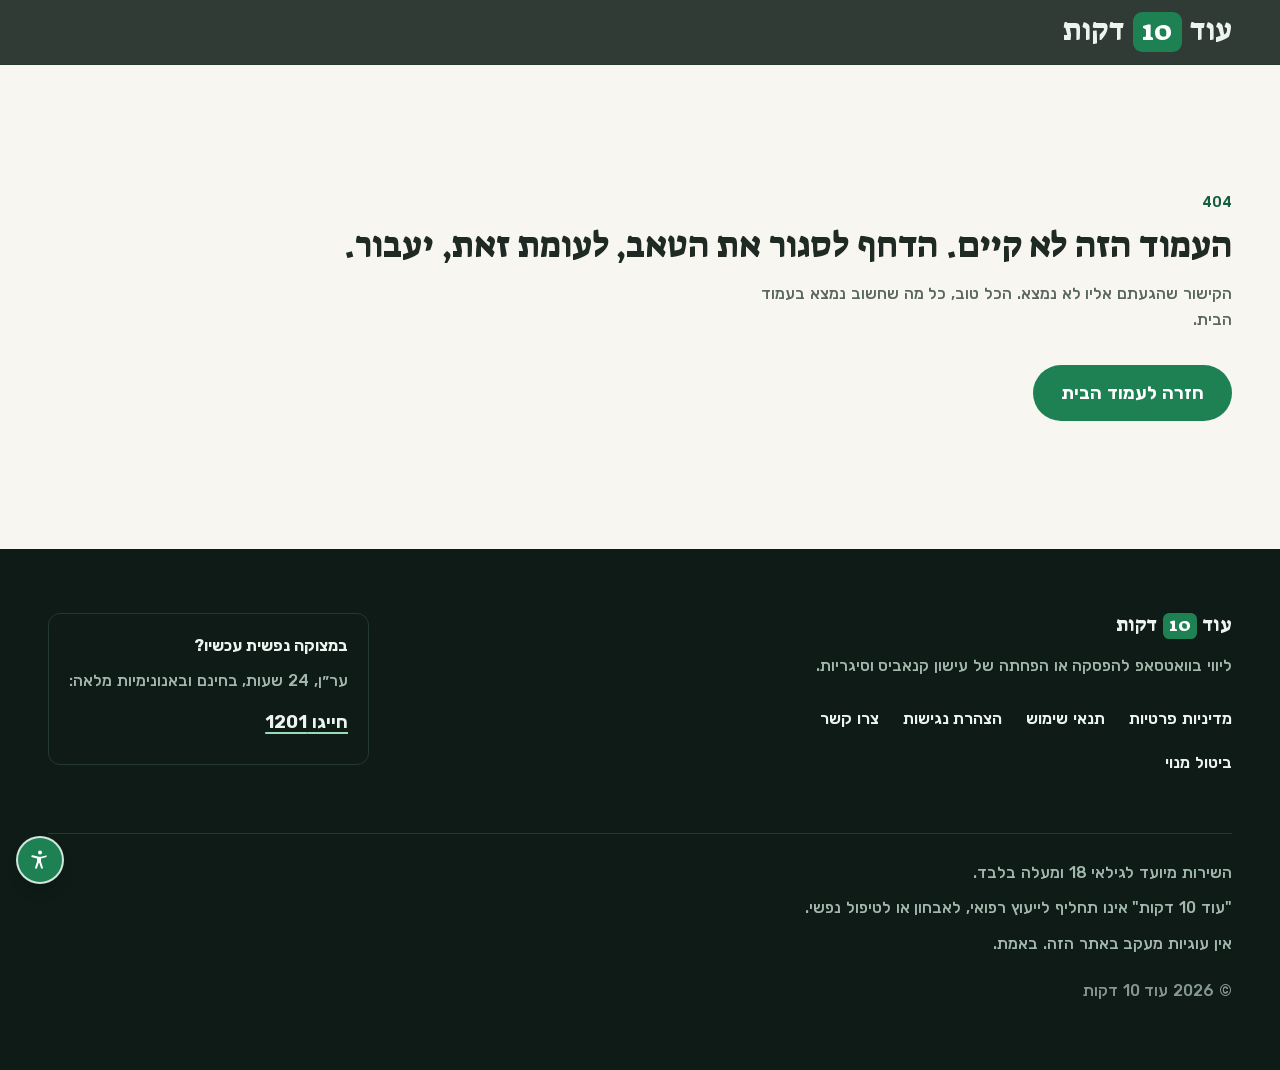
<file: 404/index.html>
<!DOCTYPE html><!--mamlzwaAjrdkeL1T51jls--><html lang="he" dir="rtl" class="__variable_bf21c0 __variable_140971"><head><meta charSet="utf-8"/><meta name="viewport" content="width=device-width, initial-scale=1"/><link rel="stylesheet" href="/_next/static/css/f6afb2f934657819.css" data-precedence="next"/><link rel="preload" as="script" fetchPriority="low" href="/_next/static/chunks/webpack-cab7c282a0cdb027.js"/><script src="/_next/static/chunks/4bd1b696-c023c6e3521b1417.js" async=""></script><script src="/_next/static/chunks/255-0e5ac6cd71b0e266.js" async=""></script><script src="/_next/static/chunks/main-app-56399e1a840329c0.js" async=""></script><script src="/_next/static/chunks/619-ba102abea3e3d0e4.js" async=""></script><script src="/_next/static/chunks/562-3a3d21e28980e151.js" async=""></script><script src="/_next/static/chunks/app/page-d8e3270e69fe8f1e.js" async=""></script><script src="/_next/static/chunks/app/layout-c900b535f5675c39.js" async=""></script><meta name="robots" content="noindex"/><meta name="theme-color" content="#0e1b16"/><title>עוד 10 דקות | ליווי אישי בוואטסאפ</title><meta name="description" content="ליווי בוואטסאפ למי שרוצה להפסיק או להפחית עישון קנאביס וסיגריות. בקרוב אנחנו מתחילים קבוצת בדיקה סגורה."/><meta name="application-name" content="עוד 10 דקות"/><meta name="robots" content="index, follow"/><meta property="og:title" content="עוד 10 דקות | ליווי אישי בוואטסאפ לגמילה מקנאביס וטבק"/><meta property="og:description" content="ליווי בוואטסאפ למי שרוצה להפסיק או להפחית עישון קנאביס וסיגריות. בקרוב אנחנו מתחילים קבוצת בדיקה סגורה."/><meta property="og:site_name" content="עוד 10 דקות"/><meta property="og:locale" content="he_IL"/><meta property="og:image" content="https://od10dakot.co.il/og.png"/><meta property="og:image:width" content="1200"/><meta property="og:image:height" content="630"/><meta property="og:image:alt" content="עוד 10 דקות — ליווי אישי בוואטסאפ לגמילה מקנאביס וטבק"/><meta property="og:type" content="website"/><meta name="twitter:card" content="summary_large_image"/><meta name="twitter:title" content="עוד 10 דקות | ליווי אישי בוואטסאפ לגמילה מקנאביס וטבק"/><meta name="twitter:description" content="ליווי בוואטסאפ למי שרוצה להפסיק או להפחית עישון קנאביס וסיגריות. בקרוב אנחנו מתחילים קבוצת בדיקה סגורה."/><meta name="twitter:image" content="https://od10dakot.co.il/og.png"/><meta name="twitter:image:alt" content="עוד 10 דקות — ליווי אישי בוואטסאפ לגמילה מקנאביס וטבק"/><link rel="icon" href="/favicon.ico" type="image/x-icon" sizes="16x16"/><link rel="icon" href="/icon.svg?0298f5da7a929475" type="image/svg+xml" sizes="any"/><link rel="apple-touch-icon" href="/apple-icon.png?eac1f3dee1081bd2" type="image/png" sizes="180x180"/><script>(function(){var p=location.pathname;if(p!=="/"&&p!=="/index.html")return;var d=document.documentElement,q=false;try{q=window.matchMedia("(prefers-reduced-motion: reduce)").matches;var a=JSON.parse(localStorage.getItem("od10-a11y")||"null");if(a&&a.motion===true)q=true}catch(e){}d.className+=q?" no-smoke":" smoke-active"})();</script><script src="/_next/static/chunks/polyfills-42372ed130431b0a.js" noModule=""></script></head><body class="bg-paper text-ink font-body"><div hidden=""><!--$--><!--/$--></div><header class="on-night sticky top-0 z-50 border-b border-night-line bg-night/85 backdrop-blur-md"><a href="#main" class="sr-only focus:not-sr-only focus:absolute focus:top-2 focus:start-2 focus:z-50 focus:rounded-full focus:bg-green focus:px-4 focus:py-2 focus:text-white">דילוג לתוכן</a><div class="shell flex h-16 items-center justify-between"><a class="inline-flex min-h-11 items-center text-2xl text-fog transition-opacity duration-150 ease-out hover:opacity-80 lg:text-3xl" aria-label="עוד 10 דקות, לעמוד הבית" href="/"><span class="font-display inline-flex items-baseline gap-[0.28em] leading-none whitespace-nowrap "><span>עוד</span><span class="badge-10">10</span><span>דקות</span></span></a><div class="flex items-center gap-2"></div></div></header><main id="main" class="bg-paper"><div class="shell flex flex-col items-start py-24 lg:py-32"><p class="text-sm font-semibold text-green-deep">404</p><h1 class="mt-3 text-3xl sm:text-4xl">העמוד הזה לא קיים. הדחף לסגור את הטאב, לעומת זאת, יעבור.</h1><p class="mt-4 max-w-[50ch] leading-relaxed text-ink-soft">הקישור שהגעתם אליו לא נמצא. הכל טוב, כל מה שחשוב נמצא בעמוד הבית.</p><a class="mt-8 inline-flex items-center justify-center rounded-full bg-green px-7 py-3.5 text-lg font-bold text-white transition-colors duration-150 ease-out hover:bg-green-deep" href="/">חזרה לעמוד הבית</a></div></main><footer class="on-night bg-night py-12 text-sm text-fog-soft lg:py-16 lg:text-base"><div class="shell"><div class="flex flex-col gap-10 lg:flex-row lg:items-start lg:justify-between"><div class="max-w-sm lg:max-w-md 2xl:max-w-xl"><span class="font-display inline-flex items-baseline gap-[0.28em] leading-none whitespace-nowrap text-xl text-fog"><span>עוד</span><span class="badge-10">10</span><span>דקות</span></span><p class="mt-3 leading-[1.85]">ליווי בוואטסאפ להפסקה או הפחתה של עישון קנאביס וסיגריות.</p><nav aria-label="קישורים משפטיים" class="mt-4 flex flex-wrap gap-x-6"><a class="inline-flex min-h-11 items-center font-semibold text-fog transition-colors duration-150 ease-out hover:text-green-soft" href="/privacy/">מדיניות פרטיות</a><a class="inline-flex min-h-11 items-center font-semibold text-fog transition-colors duration-150 ease-out hover:text-green-soft" href="/terms/">תנאי שימוש</a><a class="inline-flex min-h-11 items-center font-semibold text-fog transition-colors duration-150 ease-out hover:text-green-soft" href="/accessibility/">הצהרת נגישות</a><a href="mailto:od10dakot@gmail.com?subject=%D7%A4%D7%A0%D7%99%D7%99%D7%94%20%D7%9E%D7%94%D7%90%D7%AA%D7%A8" class="inline-flex min-h-11 items-center font-semibold text-fog transition-colors duration-150 ease-out hover:text-green-soft">צרו קשר</a><a class="inline-flex min-h-11 items-center font-semibold text-fog transition-colors duration-150 ease-out hover:text-green-soft" href="/cancel/">ביטול מנוי</a></nav></div><div class="max-w-sm rounded-xl border border-night-line p-5 lg:max-w-md 2xl:max-w-lg 2xl:p-7"><p class="font-bold text-fog">במצוקה נפשית עכשיו?</p><p class="mt-2 leading-[1.85]">ער״ן, 24 שעות, בחינם ובאנונימיות מלאה:</p><a href="tel:1201" class="mt-1 inline-flex min-h-11 items-center text-lg font-bold text-fog underline decoration-green-soft decoration-2 underline-offset-4 transition-colors duration-150 ease-out hover:text-green-soft">חייגו 1201</a></div></div><div class="mt-12 flex flex-col gap-1.5 border-t border-night-line pt-6 leading-[1.85]"><p>השירות מיועד לגילאי 18 ומעלה בלבד.</p><p>&quot;עוד 10 דקות&quot; אינו תחליף לייעוץ רפואי, לאבחון או לטיפול נפשי.</p><p>אין עוגיות מעקב באתר הזה. באמת.</p><p class="mt-3 text-fog-soft/80">© 2026 עוד 10 דקות</p></div></div></footer><!--$--><!--/$--><div class="fixed bottom-4 end-4 z-[60]"><button type="button" aria-label="תפריט נגישות" aria-expanded="false" aria-controls="a11y-menu" class="grid size-12 place-items-center rounded-full border-2 border-white/80 bg-green text-white shadow-lg transition-colors duration-150 ease-out hover:bg-green-deep"><svg viewBox="0 0 24 24" fill="currentColor" aria-hidden="true" class="size-6"><path d="M12 2.5a2 2 0 1 0 0 4 2 2 0 0 0 0-4Zm7.2 4.8-5 1.2a9.6 9.6 0 0 1-4.4 0l-5-1.2a1 1 0 1 0-.5 1.9l4.7 1.2v3l-1.9 6.1a1 1 0 0 0 1.9.6l1.7-5h.6l1.7 5a1 1 0 0 0 1.9-.6l-1.9-6.1v-3l4.7-1.2a1 1 0 1 0-.5-1.9Z"></path></svg></button></div><script src="/_next/static/chunks/webpack-cab7c282a0cdb027.js" id="_R_" async=""></script><script>(self.__next_f=self.__next_f||[]).push([0])</script><script>self.__next_f.push([1,"1:\"$Sreact.fragment\"\n2:I[2789,[\"619\",\"static/chunks/619-ba102abea3e3d0e4.js\",\"562\",\"static/chunks/562-3a3d21e28980e151.js\",\"974\",\"static/chunks/app/page-d8e3270e69fe8f1e.js\"],\"SMOKE_EARLY_SCRIPT\"]\n3:I[9766,[],\"\"]\n4:I[8924,[],\"\"]\n5:I[7562,[\"619\",\"static/chunks/619-ba102abea3e3d0e4.js\",\"562\",\"static/chunks/562-3a3d21e28980e151.js\",\"974\",\"static/chunks/app/page-d8e3270e69fe8f1e.js\"],\"default\"]\n6:I[2619,[\"619\",\"static/chunks/619-ba102abea3e3d0e4.js\",\"562\",\"static/chunks/562-3a3d21e28980e151.js\",\"974\",\"static/chunks/app/page-d8e3270e69fe8f1e.js\"],\"\"]\n11:I[7150,[],\"\"]\n:HL[\"/_next/static/css/f6afb2f934657819.css\",\"style\"]\n"])</script><script>self.__next_f.push([1,"0:{\"P\":null,\"b\":\"mamlzwaAjrdkeL1T51jls\",\"p\":\"\",\"c\":[\"\",\"_not-found\",\"\"],\"i\":false,\"f\":[[[\"\",{\"children\":[\"/_not-found\",{\"children\":[\"__PAGE__\",{}]}]},\"$undefined\",\"$undefined\",true],[\"\",[\"$\",\"$1\",\"c\",{\"children\":[[[\"$\",\"link\",\"0\",{\"rel\":\"stylesheet\",\"href\":\"/_next/static/css/f6afb2f934657819.css\",\"precedence\":\"next\",\"crossOrigin\":\"$undefined\",\"nonce\":\"$undefined\"}]],[\"$\",\"html\",null,{\"lang\":\"he\",\"dir\":\"rtl\",\"className\":\"__variable_bf21c0 __variable_140971\",\"suppressHydrationWarning\":true,\"children\":[[\"$\",\"head\",null,{\"children\":[\"$\",\"script\",null,{\"dangerouslySetInnerHTML\":{\"__html\":\"$2\"}}]}],[\"$\",\"body\",null,{\"className\":\"bg-paper text-ink font-body\",\"children\":[[\"$\",\"$L3\",null,{\"parallelRouterKey\":\"children\",\"error\":\"$undefined\",\"errorStyles\":\"$undefined\",\"errorScripts\":\"$undefined\",\"template\":[\"$\",\"$L4\",null,{}],\"templateStyles\":\"$undefined\",\"templateScripts\":\"$undefined\",\"notFound\":[[[\"$\",\"$L5\",null,{}],[\"$\",\"main\",null,{\"id\":\"main\",\"className\":\"bg-paper\",\"children\":[\"$\",\"div\",null,{\"className\":\"shell flex flex-col items-start py-24 lg:py-32\",\"children\":[[\"$\",\"p\",null,{\"className\":\"text-sm font-semibold text-green-deep\",\"children\":\"404\"}],[\"$\",\"h1\",null,{\"className\":\"mt-3 text-3xl sm:text-4xl\",\"children\":\"העמוד הזה לא קיים. הדחף לסגור את הטאב, לעומת זאת, יעבור.\"}],[\"$\",\"p\",null,{\"className\":\"mt-4 max-w-[50ch] leading-relaxed text-ink-soft\",\"children\":\"הקישור שהגעתם אליו לא נמצא. הכל טוב, כל מה שחשוב נמצא בעמוד הבית.\"}],[\"$\",\"$L6\",null,{\"href\":\"/\",\"className\":\"mt-8 inline-flex items-center justify-center rounded-full bg-green px-7 py-3.5 text-lg font-bold text-white transition-colors duration-150 ease-out hover:bg-green-deep\",\"children\":\"חזרה לעמוד הבית\"}]]}]}],[\"$\",\"footer\",null,{\"className\":\"on-night bg-night py-12 text-sm text-fog-soft lg:py-16 lg:text-base\",\"children\":[\"$\",\"div\",null,{\"className\":\"shell\",\"children\":[[\"$\",\"div\",null,{\"className\":\"flex flex-col gap-10 lg:flex-row lg:items-start lg:justify-between\",\"children\":[[\"$\",\"div\",null,{\"className\":\"max-w-sm lg:max-w-md 2xl:max-w-xl\",\"children\":[[\"$\",\"span\",null,{\"className\":\"font-display inline-flex items-baseline gap-[0.28em] leading-none whitespace-nowrap text-xl text-fog\",\"children\":[[\"$\",\"span\",null,{\"children\":\"עוד\"}],[\"$\",\"span\",null,{\"className\":\"badge-10\",\"children\":\"10\"}],[\"$\",\"span\",null,{\"children\":\"דקות\"}]]}],[\"$\",\"p\",null,{\"className\":\"mt-3 leading-[1.85]\",\"children\":\"ליווי בוואטסאפ להפסקה או הפחתה של עישון קנאביס וסיגריות.\"}],[\"$\",\"nav\",null,{\"aria-label\":\"קישורים משפטיים\",\"className\":\"mt-4 flex flex-wrap gap-x-6\",\"children\":[[\"$\",\"$L6\",null,{\"href\":\"/privacy/\",\"className\":\"inline-flex min-h-11 items-center font-semibold text-fog transition-colors duration-150 ease-out hover:text-green-soft\",\"children\":\"מדיניות פרטיות\"}],[\"$\",\"$L6\",null,{\"href\":\"/terms/\",\"className\":\"inline-flex min-h-11 items-center font-semibold text-fog transition-colors duration-150 ease-out hover:text-green-soft\",\"children\":\"תנאי שימוש\"}],[\"$\",\"$L6\",null,{\"href\":\"/accessibility/\",\"className\":\"inline-flex min-h-11 items-center font-semibold text-fog transition-colors duration-150 ease-out hover:text-green-soft\",\"children\":\"הצהרת נגישות\"}],[\"$\",\"a\",null,{\"href\":\"mailto:od10dakot@gmail.com?subject=%D7%A4%D7%A0%D7%99%D7%99%D7%94%20%D7%9E%D7%94%D7%90%D7%AA%D7%A8\",\"className\":\"inline-flex min-h-11 items-center font-semibold text-fog transition-colors duration-150 ease-out hover:text-green-soft\",\"children\":\"צרו קשר\"}],[\"$\",\"$L6\",null,{\"href\":\"/cancel/\",\"className\":\"inline-flex min-h-11 items-center font-semibold text-fog transition-colors duration-150 ease-out hover:text-green-soft\",\"children\":\"ביטול מנוי\"}]]}]]}],[\"$\",\"div\",null,{\"className\":\"max-w-sm rounded-xl border border-night-line p-5 lg:max-w-md 2xl:max-w-lg 2xl:p-7\",\"children\":[[\"$\",\"p\",null,{\"className\":\"font-bold text-fog\",\"children\":\"במצוקה נפשית עכשיו?\"}],[\"$\",\"p\",null,{\"className\":\"mt-2 leading-[1.85]\",\"children\":\"ער״ן, 24 שעות, בחינם ובאנונימיות מלאה:\"}],[\"$\",\"a\",null,{\"href\":\"tel:1201\",\"className\":\"mt-1 inline-flex min-h-11 items-center text-lg font-bold text-fog underline decoration-green-soft decoration-2 underline-offset-4 transition-colors duration-150 ease-out hover:text-green-soft\",\"children\":\"חייגו 1201\"}]]}]]}],[\"$\",\"div\",null,{\"className\":\"mt-12 flex flex-col gap-1.5 border-t border-night-line pt-6 leading-[1.85]\",\"children\":[\"$L7\",\"$L8\",\"$L9\",\"$La\"]}]]}]}]],[]],\"forbidden\":\"$undefined\",\"unauthorized\":\"$undefined\"}],\"$Lb\",\"$Lc\",\"$Ld\"]}]]}]]}],{\"children\":[\"/_not-found\",\"$Le\",{\"children\":[\"__PAGE__\",\"$Lf\",{},null,false]},null,false]},null,false],\"$L10\",false]],\"m\":\"$undefined\",\"G\":[\"$11\",[]],\"s\":false,\"S\":true}\n"])</script><script>self.__next_f.push([1,"12:I[4034,[\"619\",\"static/chunks/619-ba102abea3e3d0e4.js\",\"177\",\"static/chunks/app/layout-c900b535f5675c39.js\"],\"default\"]\n13:I[2676,[\"619\",\"static/chunks/619-ba102abea3e3d0e4.js\",\"177\",\"static/chunks/app/layout-c900b535f5675c39.js\"],\"default\"]\n14:I[4431,[],\"OutletBoundary\"]\n16:I[5278,[],\"AsyncMetadataOutlet\"]\n18:I[4431,[],\"ViewportBoundary\"]\n1a:I[4431,[],\"MetadataBoundary\"]\n1b:\"$Sreact.suspense\"\n7:[\"$\",\"p\",null,{\"children\":\"השירות מיועד לגילאי 18 ומעלה בלבד.\"}]\n8:[\"$\",\"p\",null,{\"children\":\"\\\"עוד 10 דקות\\\" אינו תחליף לייעוץ רפואי, לאבחון או לטיפול נפשי.\"}]\n9:[\"$\",\"p\",null,{\"children\":\"אין עוגיות מעקב באתר הזה. באמת.\"}]\na:[\"$\",\"p\",null,{\"className\":\"mt-3 text-fog-soft/80\",\"children\":\"© 2026 עוד 10 דקות\"}]\nb:[\"$\",\"$L12\",null,{}]\nc:[\"$\",\"$L13\",null,{}]\nd:null\ne:[\"$\",\"$1\",\"c\",{\"children\":[null,[\"$\",\"$L3\",null,{\"parallelRouterKey\":\"children\",\"error\":\"$undefined\",\"errorStyles\":\"$undefined\",\"errorScripts\":\"$undefined\",\"template\":[\"$\",\"$L4\",null,{}],\"templateStyles\":\"$undefined\",\"templateScripts\":\"$undefined\",\"notFound\":\"$undefined\",\"forbidden\":\"$undefined\",\"unauthorized\":\"$undefined\"}]]}]\n"])</script><script>self.__next_f.push([1,"f:[\"$\",\"$1\",\"c\",{\"children\":[[[\"$\",\"$L5\",null,{}],[\"$\",\"main\",null,{\"id\":\"main\",\"className\":\"bg-paper\",\"children\":[\"$\",\"div\",null,{\"className\":\"shell flex flex-col items-start py-24 lg:py-32\",\"children\":[[\"$\",\"p\",null,{\"className\":\"text-sm font-semibold text-green-deep\",\"children\":\"404\"}],[\"$\",\"h1\",null,{\"className\":\"mt-3 text-3xl sm:text-4xl\",\"children\":\"העמוד הזה לא קיים. הדחף לסגור את הטאב, לעומת זאת, יעבור.\"}],[\"$\",\"p\",null,{\"className\":\"mt-4 max-w-[50ch] leading-relaxed text-ink-soft\",\"children\":\"הקישור שהגעתם אליו לא נמצא. הכל טוב, כל מה שחשוב נמצא בעמוד הבית.\"}],[\"$\",\"$L6\",null,{\"href\":\"/\",\"className\":\"mt-8 inline-flex items-center justify-center rounded-full bg-green px-7 py-3.5 text-lg font-bold text-white transition-colors duration-150 ease-out hover:bg-green-deep\",\"children\":\"חזרה לעמוד הבית\"}]]}]}],[\"$\",\"footer\",null,{\"className\":\"on-night bg-night py-12 text-sm text-fog-soft lg:py-16 lg:text-base\",\"children\":[\"$\",\"div\",null,{\"className\":\"shell\",\"children\":[[\"$\",\"div\",null,{\"className\":\"flex flex-col gap-10 lg:flex-row lg:items-start lg:justify-between\",\"children\":[[\"$\",\"div\",null,{\"className\":\"max-w-sm lg:max-w-md 2xl:max-w-xl\",\"children\":[[\"$\",\"span\",null,{\"className\":\"font-display inline-flex items-baseline gap-[0.28em] leading-none whitespace-nowrap text-xl text-fog\",\"children\":[[\"$\",\"span\",null,{\"children\":\"עוד\"}],[\"$\",\"span\",null,{\"className\":\"badge-10\",\"children\":\"10\"}],[\"$\",\"span\",null,{\"children\":\"דקות\"}]]}],[\"$\",\"p\",null,{\"className\":\"mt-3 leading-[1.85]\",\"children\":\"ליווי בוואטסאפ להפסקה או הפחתה של עישון קנאביס וסיגריות.\"}],[\"$\",\"nav\",null,{\"aria-label\":\"קישורים משפטיים\",\"className\":\"mt-4 flex flex-wrap gap-x-6\",\"children\":[[\"$\",\"$L6\",null,{\"href\":\"/privacy/\",\"className\":\"inline-flex min-h-11 items-center font-semibold text-fog transition-colors duration-150 ease-out hover:text-green-soft\",\"children\":\"מדיניות פרטיות\"}],[\"$\",\"$L6\",null,{\"href\":\"/terms/\",\"className\":\"inline-flex min-h-11 items-center font-semibold text-fog transition-colors duration-150 ease-out hover:text-green-soft\",\"children\":\"תנאי שימוש\"}],[\"$\",\"$L6\",null,{\"href\":\"/accessibility/\",\"className\":\"inline-flex min-h-11 items-center font-semibold text-fog transition-colors duration-150 ease-out hover:text-green-soft\",\"children\":\"הצהרת נגישות\"}],[\"$\",\"a\",null,{\"href\":\"mailto:od10dakot@gmail.com?subject=%D7%A4%D7%A0%D7%99%D7%99%D7%94%20%D7%9E%D7%94%D7%90%D7%AA%D7%A8\",\"className\":\"inline-flex min-h-11 items-center font-semibold text-fog transition-colors duration-150 ease-out hover:text-green-soft\",\"children\":\"צרו קשר\"}],[\"$\",\"$L6\",null,{\"href\":\"/cancel/\",\"className\":\"inline-flex min-h-11 items-center font-semibold text-fog transition-colors duration-150 ease-out hover:text-green-soft\",\"children\":\"ביטול מנוי\"}]]}]]}],[\"$\",\"div\",null,{\"className\":\"max-w-sm rounded-xl border border-night-line p-5 lg:max-w-md 2xl:max-w-lg 2xl:p-7\",\"children\":[[\"$\",\"p\",null,{\"className\":\"font-bold text-fog\",\"children\":\"במצוקה נפשית עכשיו?\"}],[\"$\",\"p\",null,{\"className\":\"mt-2 leading-[1.85]\",\"children\":\"ער״ן, 24 שעות, בחינם ובאנונימיות מלאה:\"}],[\"$\",\"a\",null,{\"href\":\"tel:1201\",\"className\":\"mt-1 inline-flex min-h-11 items-center text-lg font-bold text-fog underline decoration-green-soft decoration-2 underline-offset-4 transition-colors duration-150 ease-out hover:text-green-soft\",\"children\":\"חייגו 1201\"}]]}]]}],[\"$\",\"div\",null,{\"className\":\"mt-12 flex flex-col gap-1.5 border-t border-night-line pt-6 leading-[1.85]\",\"children\":[[\"$\",\"p\",null,{\"children\":\"השירות מיועד לגילאי 18 ומעלה בלבד.\"}],[\"$\",\"p\",null,{\"children\":\"\\\"עוד 10 דקות\\\" אינו תחליף לייעוץ רפואי, לאבחון או לטיפול נפשי.\"}],[\"$\",\"p\",null,{\"children\":\"אין עוגיות מעקב באתר הזה. באמת.\"}],[\"$\",\"p\",null,{\"className\":\"mt-3 text-fog-soft/80\",\"children\":\"© 2026 עוד 10 דקות\"}]]}]]}]}]],null,[\"$\",\"$L14\",null,{\"children\":[\"$L15\",[\"$\",\"$L16\",null,{\"promise\":\"$@17\"}]]}]]}]\n"])</script><script>self.__next_f.push([1,"10:[\"$\",\"$1\",\"h\",{\"children\":[[\"$\",\"meta\",null,{\"name\":\"robots\",\"content\":\"noindex\"}],[[\"$\",\"$L18\",null,{\"children\":\"$L19\"}],null],[\"$\",\"$L1a\",null,{\"children\":[\"$\",\"div\",null,{\"hidden\":true,\"children\":[\"$\",\"$1b\",null,{\"fallback\":null,\"children\":\"$L1c\"}]}]}]]}]\n"])</script><script>self.__next_f.push([1,"19:[[\"$\",\"meta\",\"0\",{\"charSet\":\"utf-8\"}],[\"$\",\"meta\",\"1\",{\"name\":\"viewport\",\"content\":\"width=device-width, initial-scale=1\"}],[\"$\",\"meta\",\"2\",{\"name\":\"theme-color\",\"content\":\"#0e1b16\"}]]\n15:null\n"])</script><script>self.__next_f.push([1,"1d:I[622,[],\"IconMark\"]\n"])</script><script>self.__next_f.push([1,"17:{\"metadata\":[[\"$\",\"title\",\"0\",{\"children\":\"עוד 10 דקות | ליווי אישי בוואטסאפ\"}],[\"$\",\"meta\",\"1\",{\"name\":\"description\",\"content\":\"ליווי בוואטסאפ למי שרוצה להפסיק או להפחית עישון קנאביס וסיגריות. בקרוב אנחנו מתחילים קבוצת בדיקה סגורה.\"}],[\"$\",\"meta\",\"2\",{\"name\":\"application-name\",\"content\":\"עוד 10 דקות\"}],[\"$\",\"meta\",\"3\",{\"name\":\"robots\",\"content\":\"index, follow\"}],[\"$\",\"meta\",\"4\",{\"property\":\"og:title\",\"content\":\"עוד 10 דקות | ליווי אישי בוואטסאפ לגמילה מקנאביס וטבק\"}],[\"$\",\"meta\",\"5\",{\"property\":\"og:description\",\"content\":\"ליווי בוואטסאפ למי שרוצה להפסיק או להפחית עישון קנאביס וסיגריות. בקרוב אנחנו מתחילים קבוצת בדיקה סגורה.\"}],[\"$\",\"meta\",\"6\",{\"property\":\"og:site_name\",\"content\":\"עוד 10 דקות\"}],[\"$\",\"meta\",\"7\",{\"property\":\"og:locale\",\"content\":\"he_IL\"}],[\"$\",\"meta\",\"8\",{\"property\":\"og:image\",\"content\":\"https://od10dakot.co.il/og.png\"}],[\"$\",\"meta\",\"9\",{\"property\":\"og:image:width\",\"content\":\"1200\"}],[\"$\",\"meta\",\"10\",{\"property\":\"og:image:height\",\"content\":\"630\"}],[\"$\",\"meta\",\"11\",{\"property\":\"og:image:alt\",\"content\":\"עוד 10 דקות — ליווי אישי בוואטסאפ לגמילה מקנאביס וטבק\"}],[\"$\",\"meta\",\"12\",{\"property\":\"og:type\",\"content\":\"website\"}],[\"$\",\"meta\",\"13\",{\"name\":\"twitter:card\",\"content\":\"summary_large_image\"}],[\"$\",\"meta\",\"14\",{\"name\":\"twitter:title\",\"content\":\"עוד 10 דקות | ליווי אישי בוואטסאפ לגמילה מקנאביס וטבק\"}],[\"$\",\"meta\",\"15\",{\"name\":\"twitter:description\",\"content\":\"ליווי בוואטסאפ למי שרוצה להפסיק או להפחית עישון קנאביס וסיגריות. בקרוב אנחנו מתחילים קבוצת בדיקה סגורה.\"}],[\"$\",\"meta\",\"16\",{\"name\":\"twitter:image\",\"content\":\"https://od10dakot.co.il/og.png\"}],[\"$\",\"meta\",\"17\",{\"name\":\"twitter:image:alt\",\"content\":\"עוד 10 דקות — ליווי אישי בוואטסאפ לגמילה מקנאביס וטבק\"}],[\"$\",\"link\",\"18\",{\"rel\":\"icon\",\"href\":\"/favicon.ico\",\"type\":\"image/x-icon\",\"sizes\":\"16x16\"}],[\"$\",\"link\",\"19\",{\"rel\":\"icon\",\"href\":\"/icon.svg?0298f5da7a929475\",\"type\":\"image/svg+xml\",\"sizes\":\"any\"}],[\"$\",\"link\",\"20\",{\"rel\":\"apple-touch-icon\",\"href\":\"/apple-icon.png?eac1f3dee1081bd2\",\"type\":\"image/png\",\"sizes\":\"180x180\"}],[\"$\",\"$L1d\",\"21\",{}]],\"error\":null,\"digest\":\"$undefined\"}\n"])</script><script>self.__next_f.push([1,"1c:\"$17:metadata\"\n"])</script></body></html>
</file>
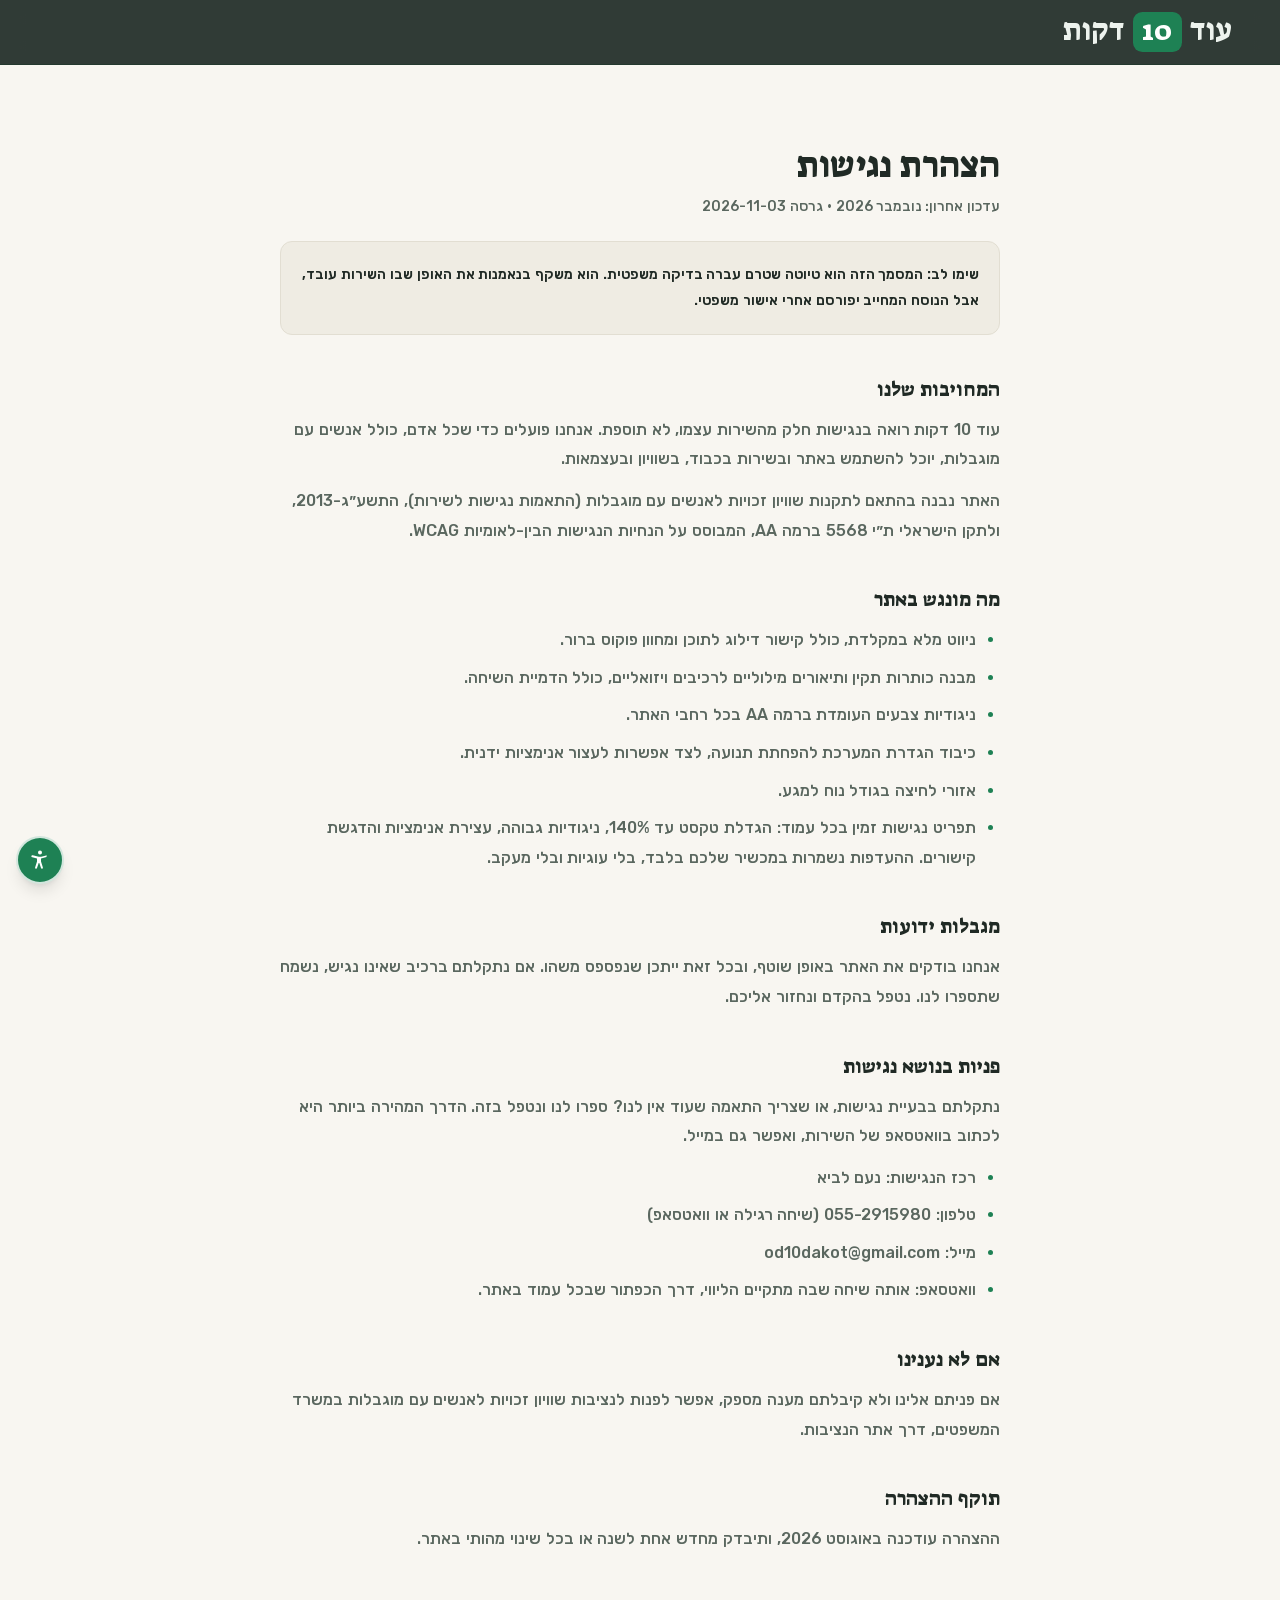
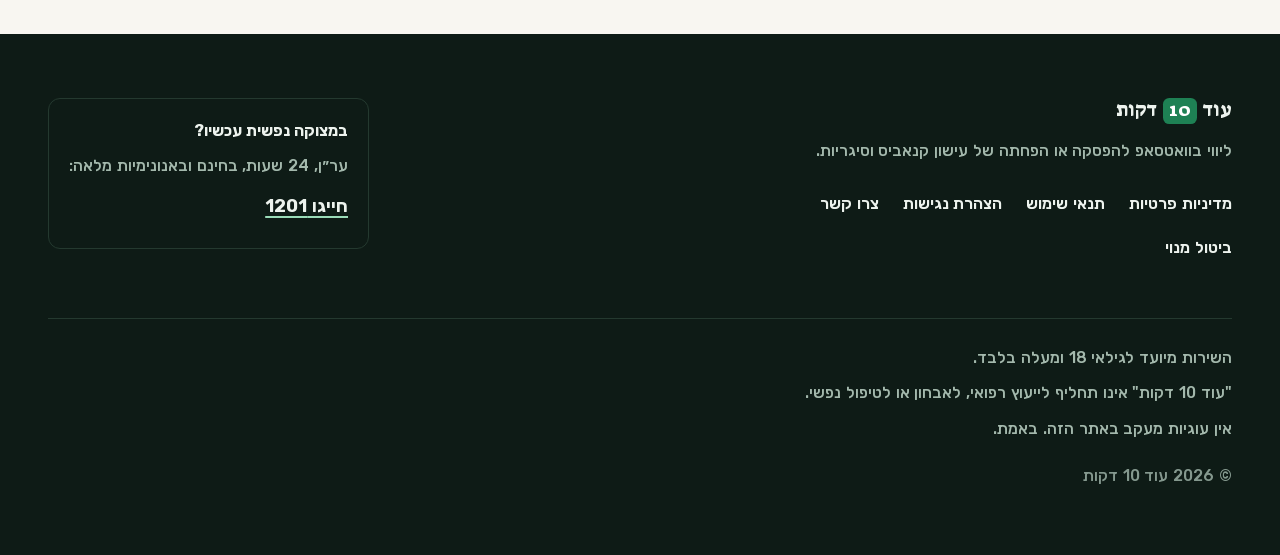
<file: accessibility/index.html>
<!DOCTYPE html><!--mamlzwaAjrdkeL1T51jls--><html lang="he" dir="rtl" class="__variable_bf21c0 __variable_140971"><head><meta charSet="utf-8"/><meta name="viewport" content="width=device-width, initial-scale=1"/><link rel="stylesheet" href="/_next/static/css/f6afb2f934657819.css" data-precedence="next"/><link rel="preload" as="script" fetchPriority="low" href="/_next/static/chunks/webpack-cab7c282a0cdb027.js"/><script src="/_next/static/chunks/4bd1b696-c023c6e3521b1417.js" async=""></script><script src="/_next/static/chunks/255-0e5ac6cd71b0e266.js" async=""></script><script src="/_next/static/chunks/main-app-56399e1a840329c0.js" async=""></script><script src="/_next/static/chunks/619-ba102abea3e3d0e4.js" async=""></script><script src="/_next/static/chunks/562-3a3d21e28980e151.js" async=""></script><script src="/_next/static/chunks/app/page-d8e3270e69fe8f1e.js" async=""></script><script src="/_next/static/chunks/app/accessibility/page-56b4dbbb59cc806d.js" async=""></script><script src="/_next/static/chunks/app/layout-c900b535f5675c39.js" async=""></script><meta name="theme-color" content="#0e1b16"/><title>הצהרת נגישות | עוד 10 דקות</title><meta name="description" content="הצהרת הנגישות של אתר עוד 10 דקות: התאמות הנגישות באתר, תפריט הנגישות, מגבלות ידועות ודרכי פנייה לרכז הנגישות."/><meta name="application-name" content="עוד 10 דקות"/><meta name="robots" content="index, follow"/><link rel="canonical" href="https://od10dakot.co.il/accessibility/"/><meta property="og:title" content="הצהרת נגישות | עוד 10 דקות"/><meta property="og:description" content="הצהרת הנגישות של אתר עוד 10 דקות: התאמות הנגישות באתר, תפריט הנגישות, מגבלות ידועות ודרכי פנייה לרכז הנגישות."/><meta property="og:url" content="https://od10dakot.co.il/accessibility/"/><meta property="og:site_name" content="עוד 10 דקות"/><meta property="og:locale" content="he_IL"/><meta property="og:image" content="https://od10dakot.co.il/og.png"/><meta property="og:image:width" content="1200"/><meta property="og:image:height" content="630"/><meta property="og:image:alt" content="עוד 10 דקות — ליווי אישי בוואטסאפ לגמילה מקנאביס וטבק"/><meta property="og:type" content="website"/><meta name="twitter:card" content="summary_large_image"/><meta name="twitter:title" content="הצהרת נגישות | עוד 10 דקות"/><meta name="twitter:description" content="הצהרת הנגישות של אתר עוד 10 דקות: התאמות הנגישות באתר, תפריט הנגישות, מגבלות ידועות ודרכי פנייה לרכז הנגישות."/><meta name="twitter:image" content="https://od10dakot.co.il/og.png"/><meta name="twitter:image:alt" content="עוד 10 דקות — ליווי אישי בוואטסאפ לגמילה מקנאביס וטבק"/><link rel="icon" href="/favicon.ico" type="image/x-icon" sizes="16x16"/><link rel="icon" href="/icon.svg?0298f5da7a929475" type="image/svg+xml" sizes="any"/><link rel="apple-touch-icon" href="/apple-icon.png?eac1f3dee1081bd2" type="image/png" sizes="180x180"/><script>(function(){var p=location.pathname;if(p!=="/"&&p!=="/index.html")return;var d=document.documentElement,q=false;try{q=window.matchMedia("(prefers-reduced-motion: reduce)").matches;var a=JSON.parse(localStorage.getItem("od10-a11y")||"null");if(a&&a.motion===true)q=true}catch(e){}d.className+=q?" no-smoke":" smoke-active"})();</script><script src="/_next/static/chunks/polyfills-42372ed130431b0a.js" noModule=""></script></head><body class="bg-paper text-ink font-body"><div hidden=""><!--$--><!--/$--></div><header class="on-night sticky top-0 z-50 border-b border-night-line bg-night/85 backdrop-blur-md"><a href="#main" class="sr-only focus:not-sr-only focus:absolute focus:top-2 focus:start-2 focus:z-50 focus:rounded-full focus:bg-green focus:px-4 focus:py-2 focus:text-white">דילוג לתוכן</a><div class="shell flex h-16 items-center justify-between"><a class="inline-flex min-h-11 items-center text-2xl text-fog transition-opacity duration-150 ease-out hover:opacity-80 lg:text-3xl" aria-label="עוד 10 דקות, לעמוד הבית" href="/"><span class="font-display inline-flex items-baseline gap-[0.28em] leading-none whitespace-nowrap "><span>עוד</span><span class="badge-10">10</span><span>דקות</span></span></a><div class="flex items-center gap-2"></div></div></header><main id="main" class="bg-paper"><article class="mx-auto max-w-3xl px-4 py-14 sm:px-6 lg:py-20"><h1 class="text-[1.6rem] sm:text-4xl">הצהרת נגישות</h1><p class="mt-3 text-sm text-ink-soft">עדכון אחרון: <!-- -->נובמבר 2026<!-- --> · גרסה <!-- -->2026-11-03</p><p class="mt-6 rounded-xl border border-line bg-paper-deep p-5 text-sm font-semibold leading-[1.85] text-ink">שימו לב: המסמך הזה הוא טיוטה שטרם עברה בדיקה משפטית. הוא משקף בנאמנות את האופן שבו השירות עובד, אבל הנוסח המחייב יפורסם אחרי אישור משפטי.</p><section class="mt-10"><h2 class="text-xl">המחויבות שלנו</h2><p class="mt-3 leading-[1.85] text-ink-soft">עוד 10 דקות רואה בנגישות חלק מהשירות עצמו, לא תוספת. אנחנו פועלים כדי שכל אדם, כולל אנשים עם מוגבלות, יוכל להשתמש באתר ובשירות בכבוד, בשוויון ובעצמאות.</p><p class="mt-3 leading-[1.85] text-ink-soft">האתר נבנה בהתאם לתקנות שוויון זכויות לאנשים עם מוגבלות (התאמות נגישות לשירות), התשע״ג-2013, ולתקן הישראלי ת״י 5568 ברמה AA, המבוסס על הנחיות הנגישות הבין-לאומיות WCAG.</p></section><section class="mt-10"><h2 class="text-xl">מה מונגש באתר</h2><ul class="mt-3 list-disc space-y-2 ps-6 leading-[1.85] text-ink-soft marker:text-green"><li>ניווט מלא במקלדת, כולל קישור דילוג לתוכן ומחוון פוקוס ברור.</li><li>מבנה כותרות תקין ותיאורים מילוליים לרכיבים ויזואליים, כולל הדמיית השיחה.</li><li>ניגודיות צבעים העומדת ברמה AA בכל רחבי האתר.</li><li>כיבוד הגדרת המערכת להפחתת תנועה, לצד אפשרות לעצור אנימציות ידנית.</li><li>אזורי לחיצה בגודל נוח למגע.</li><li>תפריט נגישות זמין בכל עמוד: הגדלת טקסט עד 140%, ניגודיות גבוהה, עצירת אנימציות והדגשת קישורים. ההעדפות נשמרות במכשיר שלכם בלבד, בלי עוגיות ובלי מעקב.</li></ul></section><section class="mt-10"><h2 class="text-xl">מגבלות ידועות</h2><p class="mt-3 leading-[1.85] text-ink-soft">אנחנו בודקים את האתר באופן שוטף, ובכל זאת ייתכן שנפספס משהו. אם נתקלתם ברכיב שאינו נגיש, נשמח שתספרו לנו. נטפל בהקדם ונחזור אליכם.</p></section><section class="mt-10"><h2 class="text-xl">פניות בנושא נגישות</h2><p class="mt-3 leading-[1.85] text-ink-soft">נתקלתם בבעיית נגישות, או שצריך התאמה שעוד אין לנו? ספרו לנו ונטפל בזה. הדרך המהירה ביותר היא לכתוב בוואטסאפ של השירות, ואפשר גם במייל.</p><ul class="mt-3 list-disc space-y-2 ps-6 leading-[1.85] text-ink-soft marker:text-green"><li>רכז הנגישות: נעם לביא</li><li>טלפון: 055-2915980 (שיחה רגילה או וואטסאפ)</li><li>מייל: od10dakot@gmail.com</li><li>וואטסאפ: אותה שיחה שבה מתקיים הליווי, דרך הכפתור שבכל עמוד באתר.</li></ul></section><section class="mt-10"><h2 class="text-xl">אם לא נענינו</h2><p class="mt-3 leading-[1.85] text-ink-soft">אם פניתם אלינו ולא קיבלתם מענה מספק, אפשר לפנות לנציבות שוויון זכויות לאנשים עם מוגבלות במשרד המשפטים, דרך אתר הנציבות.</p></section><section class="mt-10"><h2 class="text-xl">תוקף ההצהרה</h2><p class="mt-3 leading-[1.85] text-ink-soft">ההצהרה עודכנה באוגוסט 2026, ותיבדק מחדש אחת לשנה או בכל שינוי מהותי באתר.</p></section></article></main><footer class="on-night bg-night py-12 text-sm text-fog-soft lg:py-16 lg:text-base"><div class="shell"><div class="flex flex-col gap-10 lg:flex-row lg:items-start lg:justify-between"><div class="max-w-sm lg:max-w-md 2xl:max-w-xl"><span class="font-display inline-flex items-baseline gap-[0.28em] leading-none whitespace-nowrap text-xl text-fog"><span>עוד</span><span class="badge-10">10</span><span>דקות</span></span><p class="mt-3 leading-[1.85]">ליווי בוואטסאפ להפסקה או הפחתה של עישון קנאביס וסיגריות.</p><nav aria-label="קישורים משפטיים" class="mt-4 flex flex-wrap gap-x-6"><a class="inline-flex min-h-11 items-center font-semibold text-fog transition-colors duration-150 ease-out hover:text-green-soft" href="/privacy/">מדיניות פרטיות</a><a class="inline-flex min-h-11 items-center font-semibold text-fog transition-colors duration-150 ease-out hover:text-green-soft" href="/terms/">תנאי שימוש</a><a class="inline-flex min-h-11 items-center font-semibold text-fog transition-colors duration-150 ease-out hover:text-green-soft" href="/accessibility/">הצהרת נגישות</a><a href="mailto:od10dakot@gmail.com?subject=%D7%A4%D7%A0%D7%99%D7%99%D7%94%20%D7%9E%D7%94%D7%90%D7%AA%D7%A8" class="inline-flex min-h-11 items-center font-semibold text-fog transition-colors duration-150 ease-out hover:text-green-soft">צרו קשר</a><a class="inline-flex min-h-11 items-center font-semibold text-fog transition-colors duration-150 ease-out hover:text-green-soft" href="/cancel/">ביטול מנוי</a></nav></div><div class="max-w-sm rounded-xl border border-night-line p-5 lg:max-w-md 2xl:max-w-lg 2xl:p-7"><p class="font-bold text-fog">במצוקה נפשית עכשיו?</p><p class="mt-2 leading-[1.85]">ער״ן, 24 שעות, בחינם ובאנונימיות מלאה:</p><a href="tel:1201" class="mt-1 inline-flex min-h-11 items-center text-lg font-bold text-fog underline decoration-green-soft decoration-2 underline-offset-4 transition-colors duration-150 ease-out hover:text-green-soft">חייגו 1201</a></div></div><div class="mt-12 flex flex-col gap-1.5 border-t border-night-line pt-6 leading-[1.85]"><p>השירות מיועד לגילאי 18 ומעלה בלבד.</p><p>&quot;עוד 10 דקות&quot; אינו תחליף לייעוץ רפואי, לאבחון או לטיפול נפשי.</p><p>אין עוגיות מעקב באתר הזה. באמת.</p><p class="mt-3 text-fog-soft/80">© 2026 עוד 10 דקות</p></div></div></footer><!--$--><!--/$--><div class="fixed bottom-4 end-4 z-[60]"><button type="button" aria-label="תפריט נגישות" aria-expanded="false" aria-controls="a11y-menu" class="grid size-12 place-items-center rounded-full border-2 border-white/80 bg-green text-white shadow-lg transition-colors duration-150 ease-out hover:bg-green-deep"><svg viewBox="0 0 24 24" fill="currentColor" aria-hidden="true" class="size-6"><path d="M12 2.5a2 2 0 1 0 0 4 2 2 0 0 0 0-4Zm7.2 4.8-5 1.2a9.6 9.6 0 0 1-4.4 0l-5-1.2a1 1 0 1 0-.5 1.9l4.7 1.2v3l-1.9 6.1a1 1 0 0 0 1.9.6l1.7-5h.6l1.7 5a1 1 0 0 0 1.9-.6l-1.9-6.1v-3l4.7-1.2a1 1 0 1 0-.5-1.9Z"></path></svg></button></div><script src="/_next/static/chunks/webpack-cab7c282a0cdb027.js" id="_R_" async=""></script><script>(self.__next_f=self.__next_f||[]).push([0])</script><script>self.__next_f.push([1,"1:\"$Sreact.fragment\"\n2:I[2789,[\"619\",\"static/chunks/619-ba102abea3e3d0e4.js\",\"562\",\"static/chunks/562-3a3d21e28980e151.js\",\"974\",\"static/chunks/app/page-d8e3270e69fe8f1e.js\"],\"SMOKE_EARLY_SCRIPT\"]\n3:I[9766,[],\"\"]\n4:I[8924,[],\"\"]\n5:I[7562,[\"619\",\"static/chunks/619-ba102abea3e3d0e4.js\",\"562\",\"static/chunks/562-3a3d21e28980e151.js\",\"61\",\"static/chunks/app/accessibility/page-56b4dbbb59cc806d.js\"],\"default\"]\n6:I[2619,[\"619\",\"static/chunks/619-ba102abea3e3d0e4.js\",\"562\",\"static/chunks/562-3a3d21e28980e151.js\",\"61\",\"static/chunks/app/accessibility/page-56b4dbbb59cc806d.js\"],\"\"]\n11:I[7150,[],\"\"]\n:HL[\"/_next/static/css/f6afb2f934657819.css\",\"style\"]\n"])</script><script>self.__next_f.push([1,"0:{\"P\":null,\"b\":\"mamlzwaAjrdkeL1T51jls\",\"p\":\"\",\"c\":[\"\",\"accessibility\",\"\"],\"i\":false,\"f\":[[[\"\",{\"children\":[\"accessibility\",{\"children\":[\"__PAGE__\",{}]}]},\"$undefined\",\"$undefined\",true],[\"\",[\"$\",\"$1\",\"c\",{\"children\":[[[\"$\",\"link\",\"0\",{\"rel\":\"stylesheet\",\"href\":\"/_next/static/css/f6afb2f934657819.css\",\"precedence\":\"next\",\"crossOrigin\":\"$undefined\",\"nonce\":\"$undefined\"}]],[\"$\",\"html\",null,{\"lang\":\"he\",\"dir\":\"rtl\",\"className\":\"__variable_bf21c0 __variable_140971\",\"suppressHydrationWarning\":true,\"children\":[[\"$\",\"head\",null,{\"children\":[\"$\",\"script\",null,{\"dangerouslySetInnerHTML\":{\"__html\":\"$2\"}}]}],[\"$\",\"body\",null,{\"className\":\"bg-paper text-ink font-body\",\"children\":[[\"$\",\"$L3\",null,{\"parallelRouterKey\":\"children\",\"error\":\"$undefined\",\"errorStyles\":\"$undefined\",\"errorScripts\":\"$undefined\",\"template\":[\"$\",\"$L4\",null,{}],\"templateStyles\":\"$undefined\",\"templateScripts\":\"$undefined\",\"notFound\":[[[\"$\",\"$L5\",null,{}],[\"$\",\"main\",null,{\"id\":\"main\",\"className\":\"bg-paper\",\"children\":[\"$\",\"div\",null,{\"className\":\"shell flex flex-col items-start py-24 lg:py-32\",\"children\":[[\"$\",\"p\",null,{\"className\":\"text-sm font-semibold text-green-deep\",\"children\":\"404\"}],[\"$\",\"h1\",null,{\"className\":\"mt-3 text-3xl sm:text-4xl\",\"children\":\"העמוד הזה לא קיים. הדחף לסגור את הטאב, לעומת זאת, יעבור.\"}],[\"$\",\"p\",null,{\"className\":\"mt-4 max-w-[50ch] leading-relaxed text-ink-soft\",\"children\":\"הקישור שהגעתם אליו לא נמצא. הכל טוב, כל מה שחשוב נמצא בעמוד הבית.\"}],[\"$\",\"$L6\",null,{\"href\":\"/\",\"className\":\"mt-8 inline-flex items-center justify-center rounded-full bg-green px-7 py-3.5 text-lg font-bold text-white transition-colors duration-150 ease-out hover:bg-green-deep\",\"children\":\"חזרה לעמוד הבית\"}]]}]}],[\"$\",\"footer\",null,{\"className\":\"on-night bg-night py-12 text-sm text-fog-soft lg:py-16 lg:text-base\",\"children\":[\"$\",\"div\",null,{\"className\":\"shell\",\"children\":[[\"$\",\"div\",null,{\"className\":\"flex flex-col gap-10 lg:flex-row lg:items-start lg:justify-between\",\"children\":[[\"$\",\"div\",null,{\"className\":\"max-w-sm lg:max-w-md 2xl:max-w-xl\",\"children\":[[\"$\",\"span\",null,{\"className\":\"font-display inline-flex items-baseline gap-[0.28em] leading-none whitespace-nowrap text-xl text-fog\",\"children\":[[\"$\",\"span\",null,{\"children\":\"עוד\"}],[\"$\",\"span\",null,{\"className\":\"badge-10\",\"children\":\"10\"}],[\"$\",\"span\",null,{\"children\":\"דקות\"}]]}],[\"$\",\"p\",null,{\"className\":\"mt-3 leading-[1.85]\",\"children\":\"ליווי בוואטסאפ להפסקה או הפחתה של עישון קנאביס וסיגריות.\"}],[\"$\",\"nav\",null,{\"aria-label\":\"קישורים משפטיים\",\"className\":\"mt-4 flex flex-wrap gap-x-6\",\"children\":[[\"$\",\"$L6\",null,{\"href\":\"/privacy/\",\"className\":\"inline-flex min-h-11 items-center font-semibold text-fog transition-colors duration-150 ease-out hover:text-green-soft\",\"children\":\"מדיניות פרטיות\"}],[\"$\",\"$L6\",null,{\"href\":\"/terms/\",\"className\":\"inline-flex min-h-11 items-center font-semibold text-fog transition-colors duration-150 ease-out hover:text-green-soft\",\"children\":\"תנאי שימוש\"}],[\"$\",\"$L6\",null,{\"href\":\"/accessibility/\",\"className\":\"inline-flex min-h-11 items-center font-semibold text-fog transition-colors duration-150 ease-out hover:text-green-soft\",\"children\":\"הצהרת נגישות\"}],[\"$\",\"a\",null,{\"href\":\"mailto:od10dakot@gmail.com?subject=%D7%A4%D7%A0%D7%99%D7%99%D7%94%20%D7%9E%D7%94%D7%90%D7%AA%D7%A8\",\"className\":\"inline-flex min-h-11 items-center font-semibold text-fog transition-colors duration-150 ease-out hover:text-green-soft\",\"children\":\"צרו קשר\"}],[\"$\",\"$L6\",null,{\"href\":\"/cancel/\",\"className\":\"inline-flex min-h-11 items-center font-semibold text-fog transition-colors duration-150 ease-out hover:text-green-soft\",\"children\":\"ביטול מנוי\"}]]}]]}],[\"$\",\"div\",null,{\"className\":\"max-w-sm rounded-xl border border-night-line p-5 lg:max-w-md 2xl:max-w-lg 2xl:p-7\",\"children\":[[\"$\",\"p\",null,{\"className\":\"font-bold text-fog\",\"children\":\"במצוקה נפשית עכשיו?\"}],[\"$\",\"p\",null,{\"className\":\"mt-2 leading-[1.85]\",\"children\":\"ער״ן, 24 שעות, בחינם ובאנונימיות מלאה:\"}],[\"$\",\"a\",null,{\"href\":\"tel:1201\",\"className\":\"mt-1 inline-flex min-h-11 items-center text-lg font-bold text-fog underline decoration-green-soft decoration-2 underline-offset-4 transition-colors duration-150 ease-out hover:text-green-soft\",\"children\":\"חייגו 1201\"}]]}]]}],[\"$\",\"div\",null,{\"className\":\"mt-12 flex flex-col gap-1.5 border-t border-night-line pt-6 leading-[1.85]\",\"children\":[\"$L7\",\"$L8\",\"$L9\",\"$La\"]}]]}]}]],[]],\"forbidden\":\"$undefined\",\"unauthorized\":\"$undefined\"}],\"$Lb\",\"$Lc\",\"$Ld\"]}]]}]]}],{\"children\":[\"accessibility\",\"$Le\",{\"children\":[\"__PAGE__\",\"$Lf\",{},null,false]},null,false]},null,false],\"$L10\",false]],\"m\":\"$undefined\",\"G\":[\"$11\",[]],\"s\":false,\"S\":true}\n"])</script><script>self.__next_f.push([1,"12:I[4034,[\"619\",\"static/chunks/619-ba102abea3e3d0e4.js\",\"177\",\"static/chunks/app/layout-c900b535f5675c39.js\"],\"default\"]\n13:I[2676,[\"619\",\"static/chunks/619-ba102abea3e3d0e4.js\",\"177\",\"static/chunks/app/layout-c900b535f5675c39.js\"],\"default\"]\n19:I[4431,[],\"ViewportBoundary\"]\n1b:I[4431,[],\"MetadataBoundary\"]\n1c:\"$Sreact.suspense\"\n7:[\"$\",\"p\",null,{\"children\":\"השירות מיועד לגילאי 18 ומעלה בלבד.\"}]\n8:[\"$\",\"p\",null,{\"children\":\"\\\"עוד 10 דקות\\\" אינו תחליף לייעוץ רפואי, לאבחון או לטיפול נפשי.\"}]\n9:[\"$\",\"p\",null,{\"children\":\"אין עוגיות מעקב באתר הזה. באמת.\"}]\na:[\"$\",\"p\",null,{\"className\":\"mt-3 text-fog-soft/80\",\"children\":\"© 2026 עוד 10 דקות\"}]\nb:[\"$\",\"$L12\",null,{}]\nc:[\"$\",\"$L13\",null,{}]\nd:null\ne:[\"$\",\"$1\",\"c\",{\"children\":[null,[\"$\",\"$L3\",null,{\"parallelRouterKey\":\"children\",\"error\":\"$undefined\",\"errorStyles\":\"$undefined\",\"errorScripts\":\"$undefined\",\"template\":[\"$\",\"$L4\",null,{}],\"templateStyles\":\"$undefined\",\"templateScripts\":\"$undefined\",\"notFound\":\"$undefined\",\"forbidden\":\"$undefined\",\"unauthorized\":\"$undefined\"}]]}]\n"])</script><script>self.__next_f.push([1,"f:[\"$\",\"$1\",\"c\",{\"children\":[[[\"$\",\"$L5\",null,{}],[\"$\",\"main\",null,{\"id\":\"main\",\"className\":\"bg-paper\",\"children\":[\"$\",\"article\",null,{\"className\":\"mx-auto max-w-3xl px-4 py-14 sm:px-6 lg:py-20\",\"children\":[[\"$\",\"h1\",null,{\"className\":\"text-[1.6rem] sm:text-4xl\",\"children\":\"הצהרת נגישות\"}],[\"$\",\"p\",null,{\"className\":\"mt-3 text-sm text-ink-soft\",\"children\":[\"עדכון אחרון: \",\"נובמבר 2026\",\" · גרסה \",\"2026-11-03\"]}],[\"$\",\"p\",null,{\"className\":\"mt-6 rounded-xl border border-line bg-paper-deep p-5 text-sm font-semibold leading-[1.85] text-ink\",\"children\":\"שימו לב: המסמך הזה הוא טיוטה שטרם עברה בדיקה משפטית. הוא משקף בנאמנות את האופן שבו השירות עובד, אבל הנוסח המחייב יפורסם אחרי אישור משפטי.\"}],[[\"$\",\"section\",\"המחויבות שלנו\",{\"className\":\"mt-10\",\"children\":[[\"$\",\"h2\",null,{\"className\":\"text-xl\",\"children\":\"המחויבות שלנו\"}],[[\"$\",\"p\",\"עוד 10 דקות רואה בנגישות חלק מהשירות עצמו, לא תוספת. אנחנו פועלים כדי שכל אדם, כולל אנשים עם מוגבלות, יוכל להשתמש באתר ובשירות בכבוד, בשוויון ובעצמאות.\",{\"className\":\"mt-3 leading-[1.85] text-ink-soft\",\"children\":\"עוד 10 דקות רואה בנגישות חלק מהשירות עצמו, לא תוספת. אנחנו פועלים כדי שכל אדם, כולל אנשים עם מוגבלות, יוכל להשתמש באתר ובשירות בכבוד, בשוויון ובעצמאות.\"}],[\"$\",\"p\",\"האתר נבנה בהתאם לתקנות שוויון זכויות לאנשים עם מוגבלות (התאמות נגישות לשירות), התשע״ג-2013, ולתקן הישראלי ת״י 5568 ברמה AA, המבוסס על הנחיות הנגישות הבין-לאומיות WCAG.\",{\"className\":\"mt-3 leading-[1.85] text-ink-soft\",\"children\":\"האתר נבנה בהתאם לתקנות שוויון זכויות לאנשים עם מוגבלות (התאמות נגישות לשירות), התשע״ג-2013, ולתקן הישראלי ת״י 5568 ברמה AA, המבוסס על הנחיות הנגישות הבין-לאומיות WCAG.\"}]],\"$undefined\"]}],[\"$\",\"section\",\"מה מונגש באתר\",{\"className\":\"mt-10\",\"children\":[[\"$\",\"h2\",null,{\"className\":\"text-xl\",\"children\":\"מה מונגש באתר\"}],\"$undefined\",[\"$\",\"ul\",null,{\"className\":\"mt-3 list-disc space-y-2 ps-6 leading-[1.85] text-ink-soft marker:text-green\",\"children\":[[\"$\",\"li\",\"ניווט מלא במקלדת, כולל קישור דילוג לתוכן ומחוון פוקוס ברור.\",{\"children\":\"ניווט מלא במקלדת, כולל קישור דילוג לתוכן ומחוון פוקוס ברור.\"}],[\"$\",\"li\",\"מבנה כותרות תקין ותיאורים מילוליים לרכיבים ויזואליים, כולל הדמיית השיחה.\",{\"children\":\"מבנה כותרות תקין ותיאורים מילוליים לרכיבים ויזואליים, כולל הדמיית השיחה.\"}],[\"$\",\"li\",\"ניגודיות צבעים העומדת ברמה AA בכל רחבי האתר.\",{\"children\":\"ניגודיות צבעים העומדת ברמה AA בכל רחבי האתר.\"}],[\"$\",\"li\",\"כיבוד הגדרת המערכת להפחתת תנועה, לצד אפשרות לעצור אנימציות ידנית.\",{\"children\":\"כיבוד הגדרת המערכת להפחתת תנועה, לצד אפשרות לעצור אנימציות ידנית.\"}],[\"$\",\"li\",\"אזורי לחיצה בגודל נוח למגע.\",{\"children\":\"אזורי לחיצה בגודל נוח למגע.\"}],[\"$\",\"li\",\"תפריט נגישות זמין בכל עמוד: הגדלת טקסט עד 140%, ניגודיות גבוהה, עצירת אנימציות והדגשת קישורים. ההעדפות נשמרות במכשיר שלכם בלבד, בלי עוגיות ובלי מעקב.\",{\"children\":\"תפריט נגישות זמין בכל עמוד: הגדלת טקסט עד 140%, ניגודיות גבוהה, עצירת אנימציות והדגשת קישורים. ההעדפות נשמרות במכשיר שלכם בלבד, בלי עוגיות ובלי מעקב.\"}]]}]]}],[\"$\",\"section\",\"מגבלות ידועות\",{\"className\":\"mt-10\",\"children\":[[\"$\",\"h2\",null,{\"className\":\"text-xl\",\"children\":\"מגבלות ידועות\"}],[[\"$\",\"p\",\"אנחנו בודקים את האתר באופן שוטף, ובכל זאת ייתכן שנפספס משהו. אם נתקלתם ברכיב שאינו נגיש, נשמח שתספרו לנו. נטפל בהקדם ונחזור אליכם.\",{\"className\":\"mt-3 leading-[1.85] text-ink-soft\",\"children\":\"אנחנו בודקים את האתר באופן שוטף, ובכל זאת ייתכן שנפספס משהו. אם נתקלתם ברכיב שאינו נגיש, נשמח שתספרו לנו. נטפל בהקדם ונחזור אליכם.\"}]],\"$undefined\"]}],[\"$\",\"section\",\"פניות בנושא נגישות\",{\"className\":\"mt-10\",\"children\":[[\"$\",\"h2\",null,{\"className\":\"text-xl\",\"children\":\"פניות בנושא נגישות\"}],[[\"$\",\"p\",\"נתקלתם בבעיית נגישות, או שצריך התאמה שעוד אין לנו? ספרו לנו ונטפל בזה. הדרך המהירה ביותר היא לכתוב בוואטסאפ של השירות, ואפשר גם במייל.\",{\"className\":\"mt-3 leading-[1.85] text-ink-soft\",\"children\":\"נתקלתם בבעיית נגישות, או שצריך התאמה שעוד אין לנו? ספרו לנו ונטפל בזה. הדרך המהירה ביותר היא לכתוב בוואטסאפ של השירות, ואפשר גם במייל.\"}]],\"$L14\"]}],\"$L15\",\"$L16\"]]}]}],\"$L17\"],null,\"$L18\"]}]\n"])</script><script>self.__next_f.push([1,"10:[\"$\",\"$1\",\"h\",{\"children\":[null,[[\"$\",\"$L19\",null,{\"children\":\"$L1a\"}],null],[\"$\",\"$L1b\",null,{\"children\":[\"$\",\"div\",null,{\"hidden\":true,\"children\":[\"$\",\"$1c\",null,{\"fallback\":null,\"children\":\"$L1d\"}]}]}]]}]\n"])</script><script>self.__next_f.push([1,"1e:I[4431,[],\"OutletBoundary\"]\n20:I[5278,[],\"AsyncMetadataOutlet\"]\n14:[\"$\",\"ul\",null,{\"className\":\"mt-3 list-disc space-y-2 ps-6 leading-[1.85] text-ink-soft marker:text-green\",\"children\":[[\"$\",\"li\",\"רכז הנגישות: נעם לביא\",{\"children\":\"רכז הנגישות: נעם לביא\"}],[\"$\",\"li\",\"טלפון: 055-2915980 (שיחה רגילה או וואטסאפ)\",{\"children\":\"טלפון: 055-2915980 (שיחה רגילה או וואטסאפ)\"}],[\"$\",\"li\",\"מייל: od10dakot@gmail.com\",{\"children\":\"מייל: od10dakot@gmail.com\"}],[\"$\",\"li\",\"וואטסאפ: אותה שיחה שבה מתקיים הליווי, דרך הכפתור שבכל עמוד באתר.\",{\"children\":\"וואטסאפ: אותה שיחה שבה מתקיים הליווי, דרך הכפתור שבכל עמוד באתר.\"}]]}]\n15:[\"$\",\"section\",\"אם לא נענינו\",{\"className\":\"mt-10\",\"children\":[[\"$\",\"h2\",null,{\"className\":\"text-xl\",\"children\":\"אם לא נענינו\"}],[[\"$\",\"p\",\"אם פניתם אלינו ולא קיבלתם מענה מספק, אפשר לפנות לנציבות שוויון זכויות לאנשים עם מוגבלות במשרד המשפטים, דרך אתר הנציבות.\",{\"className\":\"mt-3 leading-[1.85] text-ink-soft\",\"children\":\"אם פניתם אלינו ולא קיבלתם מענה מספק, אפשר לפנות לנציבות שוויון זכויות לאנשים עם מוגבלות במשרד המשפטים, דרך אתר הנציבות.\"}]],\"$undefined\"]}]\n16:[\"$\",\"section\",\"תוקף ההצהרה\",{\"className\":\"mt-10\",\"children\":[[\"$\",\"h2\",null,{\"className\":\"text-xl\",\"children\":\"תוקף ההצהרה\"}],[[\"$\",\"p\",\"ההצהרה עודכנה באוגוסט 2026, ותיבדק מחדש אחת לשנה או בכל שינוי מהותי באתר.\",{\"className\":\"mt-3 leading-[1.85] text-ink-soft\",\"children\":\"ההצהרה עודכנה באוגוסט 2026, ותיבדק מחדש אחת לשנה או בכל שינוי מהותי באתר.\"}]],\"$undefined\"]}]\n"])</script><script>self.__next_f.push([1,"17:[\"$\",\"footer\",null,{\"className\":\"on-night bg-night py-12 text-sm text-fog-soft lg:py-16 lg:text-base\",\"children\":[\"$\",\"div\",null,{\"className\":\"shell\",\"children\":[[\"$\",\"div\",null,{\"className\":\"flex flex-col gap-10 lg:flex-row lg:items-start lg:justify-between\",\"children\":[[\"$\",\"div\",null,{\"className\":\"max-w-sm lg:max-w-md 2xl:max-w-xl\",\"children\":[[\"$\",\"span\",null,{\"className\":\"font-display inline-flex items-baseline gap-[0.28em] leading-none whitespace-nowrap text-xl text-fog\",\"children\":[[\"$\",\"span\",null,{\"children\":\"עוד\"}],[\"$\",\"span\",null,{\"className\":\"badge-10\",\"children\":\"10\"}],[\"$\",\"span\",null,{\"children\":\"דקות\"}]]}],[\"$\",\"p\",null,{\"className\":\"mt-3 leading-[1.85]\",\"children\":\"ליווי בוואטסאפ להפסקה או הפחתה של עישון קנאביס וסיגריות.\"}],[\"$\",\"nav\",null,{\"aria-label\":\"קישורים משפטיים\",\"className\":\"mt-4 flex flex-wrap gap-x-6\",\"children\":[[\"$\",\"$L6\",null,{\"href\":\"/privacy/\",\"className\":\"inline-flex min-h-11 items-center font-semibold text-fog transition-colors duration-150 ease-out hover:text-green-soft\",\"children\":\"מדיניות פרטיות\"}],[\"$\",\"$L6\",null,{\"href\":\"/terms/\",\"className\":\"inline-flex min-h-11 items-center font-semibold text-fog transition-colors duration-150 ease-out hover:text-green-soft\",\"children\":\"תנאי שימוש\"}],[\"$\",\"$L6\",null,{\"href\":\"/accessibility/\",\"className\":\"inline-flex min-h-11 items-center font-semibold text-fog transition-colors duration-150 ease-out hover:text-green-soft\",\"children\":\"הצהרת נגישות\"}],[\"$\",\"a\",null,{\"href\":\"mailto:od10dakot@gmail.com?subject=%D7%A4%D7%A0%D7%99%D7%99%D7%94%20%D7%9E%D7%94%D7%90%D7%AA%D7%A8\",\"className\":\"inline-flex min-h-11 items-center font-semibold text-fog transition-colors duration-150 ease-out hover:text-green-soft\",\"children\":\"צרו קשר\"}],[\"$\",\"$L6\",null,{\"href\":\"/cancel/\",\"className\":\"inline-flex min-h-11 items-center font-semibold text-fog transition-colors duration-150 ease-out hover:text-green-soft\",\"children\":\"ביטול מנוי\"}]]}]]}],[\"$\",\"div\",null,{\"className\":\"max-w-sm rounded-xl border border-night-line p-5 lg:max-w-md 2xl:max-w-lg 2xl:p-7\",\"children\":[[\"$\",\"p\",null,{\"className\":\"font-bold text-fog\",\"children\":\"במצוקה נפשית עכשיו?\"}],[\"$\",\"p\",null,{\"className\":\"mt-2 leading-[1.85]\",\"children\":\"ער״ן, 24 שעות, בחינם ובאנונימיות מלאה:\"}],[\"$\",\"a\",null,{\"href\":\"tel:1201\",\"className\":\"mt-1 inline-flex min-h-11 items-center text-lg font-bold text-fog underline decoration-green-soft decoration-2 underline-offset-4 transition-colors duration-150 ease-out hover:text-green-soft\",\"children\":\"חייגו 1201\"}]]}]]}],[\"$\",\"div\",null,{\"className\":\"mt-12 flex flex-col gap-1.5 border-t border-night-line pt-6 leading-[1.85]\",\"children\":[[\"$\",\"p\",null,{\"children\":\"השירות מיועד לגילאי 18 ומעלה בלבד.\"}],[\"$\",\"p\",null,{\"children\":\"\\\"עוד 10 דקות\\\" אינו תחליף לייעוץ רפואי, לאבחון או לטיפול נפשי.\"}],[\"$\",\"p\",null,{\"children\":\"אין עוגיות מעקב באתר הזה. באמת.\"}],[\"$\",\"p\",null,{\"className\":\"mt-3 text-fog-soft/80\",\"children\":\"© 2026 עוד 10 דקות\"}]]}]]}]}]\n"])</script><script>self.__next_f.push([1,"18:[\"$\",\"$L1e\",null,{\"children\":[\"$L1f\",[\"$\",\"$L20\",null,{\"promise\":\"$@21\"}]]}]\n"])</script><script>self.__next_f.push([1,"1a:[[\"$\",\"meta\",\"0\",{\"charSet\":\"utf-8\"}],[\"$\",\"meta\",\"1\",{\"name\":\"viewport\",\"content\":\"width=device-width, initial-scale=1\"}],[\"$\",\"meta\",\"2\",{\"name\":\"theme-color\",\"content\":\"#0e1b16\"}]]\n"])</script><script>self.__next_f.push([1,"1f:null\n"])</script><script>self.__next_f.push([1,"22:I[622,[],\"IconMark\"]\n"])</script><script>self.__next_f.push([1,"21:{\"metadata\":[[\"$\",\"title\",\"0\",{\"children\":\"הצהרת נגישות | עוד 10 דקות\"}],[\"$\",\"meta\",\"1\",{\"name\":\"description\",\"content\":\"הצהרת הנגישות של אתר עוד 10 דקות: התאמות הנגישות באתר, תפריט הנגישות, מגבלות ידועות ודרכי פנייה לרכז הנגישות.\"}],[\"$\",\"meta\",\"2\",{\"name\":\"application-name\",\"content\":\"עוד 10 דקות\"}],[\"$\",\"meta\",\"3\",{\"name\":\"robots\",\"content\":\"index, follow\"}],[\"$\",\"link\",\"4\",{\"rel\":\"canonical\",\"href\":\"https://od10dakot.co.il/accessibility/\"}],[\"$\",\"meta\",\"5\",{\"property\":\"og:title\",\"content\":\"הצהרת נגישות | עוד 10 דקות\"}],[\"$\",\"meta\",\"6\",{\"property\":\"og:description\",\"content\":\"הצהרת הנגישות של אתר עוד 10 דקות: התאמות הנגישות באתר, תפריט הנגישות, מגבלות ידועות ודרכי פנייה לרכז הנגישות.\"}],[\"$\",\"meta\",\"7\",{\"property\":\"og:url\",\"content\":\"https://od10dakot.co.il/accessibility/\"}],[\"$\",\"meta\",\"8\",{\"property\":\"og:site_name\",\"content\":\"עוד 10 דקות\"}],[\"$\",\"meta\",\"9\",{\"property\":\"og:locale\",\"content\":\"he_IL\"}],[\"$\",\"meta\",\"10\",{\"property\":\"og:image\",\"content\":\"https://od10dakot.co.il/og.png\"}],[\"$\",\"meta\",\"11\",{\"property\":\"og:image:width\",\"content\":\"1200\"}],[\"$\",\"meta\",\"12\",{\"property\":\"og:image:height\",\"content\":\"630\"}],[\"$\",\"meta\",\"13\",{\"property\":\"og:image:alt\",\"content\":\"עוד 10 דקות — ליווי אישי בוואטסאפ לגמילה מקנאביס וטבק\"}],[\"$\",\"meta\",\"14\",{\"property\":\"og:type\",\"content\":\"website\"}],[\"$\",\"meta\",\"15\",{\"name\":\"twitter:card\",\"content\":\"summary_large_image\"}],[\"$\",\"meta\",\"16\",{\"name\":\"twitter:title\",\"content\":\"הצהרת נגישות | עוד 10 דקות\"}],[\"$\",\"meta\",\"17\",{\"name\":\"twitter:description\",\"content\":\"הצהרת הנגישות של אתר עוד 10 דקות: התאמות הנגישות באתר, תפריט הנגישות, מגבלות ידועות ודרכי פנייה לרכז הנגישות.\"}],[\"$\",\"meta\",\"18\",{\"name\":\"twitter:image\",\"content\":\"https://od10dakot.co.il/og.png\"}],[\"$\",\"meta\",\"19\",{\"name\":\"twitter:image:alt\",\"content\":\"עוד 10 דקות — ליווי אישי בוואטסאפ לגמילה מקנאביס וטבק\"}],[\"$\",\"link\",\"20\",{\"rel\":\"icon\",\"href\":\"/favicon.ico\",\"type\":\"image/x-icon\",\"sizes\":\"16x16\"}],[\"$\",\"link\",\"21\",{\"rel\":\"icon\",\"href\":\"/icon.svg?0298f5da7a929475\",\"type\":\"image/svg+xml\",\"sizes\":\"any\"}],[\"$\",\"link\",\"22\",{\"rel\":\"apple-touch-icon\",\"href\":\"/apple-icon.png?eac1f3dee1081bd2\",\"type\":\"image/png\",\"sizes\":\"180x180\"}],[\"$\",\"$L22\",\"23\",{}]],\"error\":null,\"digest\":\"$undefined\"}\n"])</script><script>self.__next_f.push([1,"1d:\"$21:metadata\"\n"])</script></body></html>
</file>
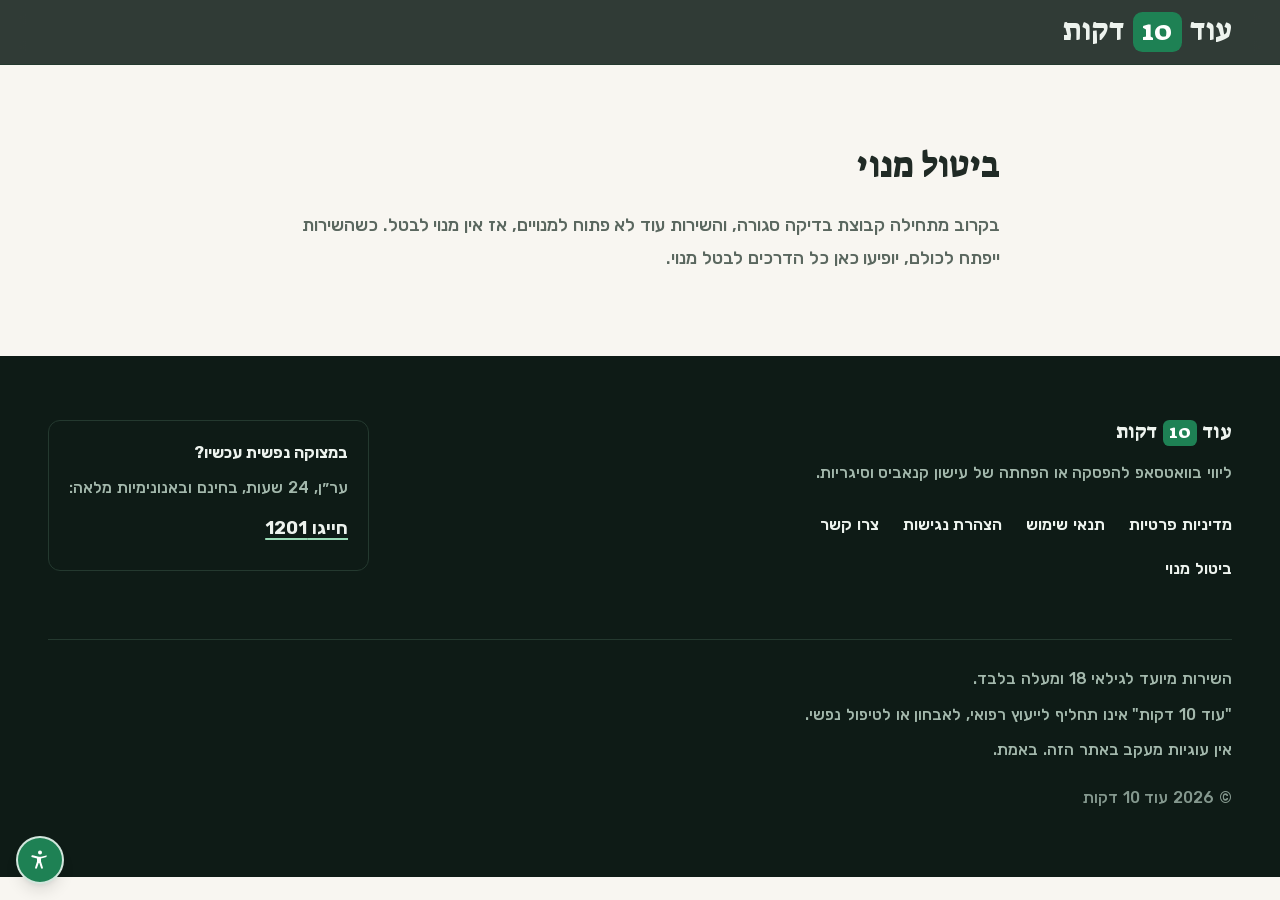
<file: cancel/index.html>
<!DOCTYPE html><!--mamlzwaAjrdkeL1T51jls--><html lang="he" dir="rtl" class="__variable_bf21c0 __variable_140971"><head><meta charSet="utf-8"/><meta name="viewport" content="width=device-width, initial-scale=1"/><link rel="stylesheet" href="/_next/static/css/f6afb2f934657819.css" data-precedence="next"/><link rel="preload" as="script" fetchPriority="low" href="/_next/static/chunks/webpack-cab7c282a0cdb027.js"/><script src="/_next/static/chunks/4bd1b696-c023c6e3521b1417.js" async=""></script><script src="/_next/static/chunks/255-0e5ac6cd71b0e266.js" async=""></script><script src="/_next/static/chunks/main-app-56399e1a840329c0.js" async=""></script><script src="/_next/static/chunks/619-ba102abea3e3d0e4.js" async=""></script><script src="/_next/static/chunks/562-3a3d21e28980e151.js" async=""></script><script src="/_next/static/chunks/app/page-d8e3270e69fe8f1e.js" async=""></script><script src="/_next/static/chunks/app/cancel/page-e6612b4edb9e38af.js" async=""></script><script src="/_next/static/chunks/app/layout-c900b535f5675c39.js" async=""></script><meta name="theme-color" content="#0e1b16"/><title>ביטול מנוי | עוד 10 דקות</title><meta name="description" content="איך מבטלים מנוי בעוד 10 דקות: בוואטסאפ, במייל, בטלפון או בדואר רשום, בלי שיחות שכנוע, עם החזר יחסי על הימים שנשארו."/><meta name="application-name" content="עוד 10 דקות"/><meta name="robots" content="index, follow"/><link rel="canonical" href="https://od10dakot.co.il/cancel/"/><meta property="og:title" content="ביטול מנוי | עוד 10 דקות"/><meta property="og:description" content="איך מבטלים מנוי בעוד 10 דקות: בוואטסאפ, במייל, בטלפון או בדואר רשום, בלי שיחות שכנוע, עם החזר יחסי על הימים שנשארו."/><meta property="og:url" content="https://od10dakot.co.il/cancel/"/><meta property="og:site_name" content="עוד 10 דקות"/><meta property="og:locale" content="he_IL"/><meta property="og:image" content="https://od10dakot.co.il/og.png"/><meta property="og:image:width" content="1200"/><meta property="og:image:height" content="630"/><meta property="og:image:alt" content="עוד 10 דקות — ליווי אישי בוואטסאפ לגמילה מקנאביס וטבק"/><meta property="og:type" content="website"/><meta name="twitter:card" content="summary_large_image"/><meta name="twitter:title" content="ביטול מנוי | עוד 10 דקות"/><meta name="twitter:description" content="איך מבטלים מנוי בעוד 10 דקות: בוואטסאפ, במייל, בטלפון או בדואר רשום, בלי שיחות שכנוע, עם החזר יחסי על הימים שנשארו."/><meta name="twitter:image" content="https://od10dakot.co.il/og.png"/><meta name="twitter:image:alt" content="עוד 10 דקות — ליווי אישי בוואטסאפ לגמילה מקנאביס וטבק"/><link rel="icon" href="/favicon.ico" type="image/x-icon" sizes="16x16"/><link rel="icon" href="/icon.svg?0298f5da7a929475" type="image/svg+xml" sizes="any"/><link rel="apple-touch-icon" href="/apple-icon.png?eac1f3dee1081bd2" type="image/png" sizes="180x180"/><script>(function(){var p=location.pathname;if(p!=="/"&&p!=="/index.html")return;var d=document.documentElement,q=false;try{q=window.matchMedia("(prefers-reduced-motion: reduce)").matches;var a=JSON.parse(localStorage.getItem("od10-a11y")||"null");if(a&&a.motion===true)q=true}catch(e){}d.className+=q?" no-smoke":" smoke-active"})();</script><script src="/_next/static/chunks/polyfills-42372ed130431b0a.js" noModule=""></script></head><body class="bg-paper text-ink font-body"><div hidden=""><!--$--><!--/$--></div><header class="on-night sticky top-0 z-50 border-b border-night-line bg-night/85 backdrop-blur-md"><a href="#main" class="sr-only focus:not-sr-only focus:absolute focus:top-2 focus:start-2 focus:z-50 focus:rounded-full focus:bg-green focus:px-4 focus:py-2 focus:text-white">דילוג לתוכן</a><div class="shell flex h-16 items-center justify-between"><a class="inline-flex min-h-11 items-center text-2xl text-fog transition-opacity duration-150 ease-out hover:opacity-80 lg:text-3xl" aria-label="עוד 10 דקות, לעמוד הבית" href="/"><span class="font-display inline-flex items-baseline gap-[0.28em] leading-none whitespace-nowrap "><span>עוד</span><span class="badge-10">10</span><span>דקות</span></span></a><div class="flex items-center gap-2"></div></div></header><main id="main" class="bg-paper"><article class="mx-auto max-w-3xl px-4 py-14 sm:px-6 lg:py-20"><h1 class="text-[1.6rem] sm:text-4xl">ביטול מנוי</h1><p class="mt-6 text-lg leading-[1.85] text-ink-soft">בקרוב מתחילה קבוצת בדיקה סגורה, והשירות עוד לא פתוח למנויים, אז אין מנוי לבטל. כשהשירות ייפתח לכולם, יופיעו כאן כל הדרכים לבטל מנוי.</p></article></main><footer class="on-night bg-night py-12 text-sm text-fog-soft lg:py-16 lg:text-base"><div class="shell"><div class="flex flex-col gap-10 lg:flex-row lg:items-start lg:justify-between"><div class="max-w-sm lg:max-w-md 2xl:max-w-xl"><span class="font-display inline-flex items-baseline gap-[0.28em] leading-none whitespace-nowrap text-xl text-fog"><span>עוד</span><span class="badge-10">10</span><span>דקות</span></span><p class="mt-3 leading-[1.85]">ליווי בוואטסאפ להפסקה או הפחתה של עישון קנאביס וסיגריות.</p><nav aria-label="קישורים משפטיים" class="mt-4 flex flex-wrap gap-x-6"><a class="inline-flex min-h-11 items-center font-semibold text-fog transition-colors duration-150 ease-out hover:text-green-soft" href="/privacy/">מדיניות פרטיות</a><a class="inline-flex min-h-11 items-center font-semibold text-fog transition-colors duration-150 ease-out hover:text-green-soft" href="/terms/">תנאי שימוש</a><a class="inline-flex min-h-11 items-center font-semibold text-fog transition-colors duration-150 ease-out hover:text-green-soft" href="/accessibility/">הצהרת נגישות</a><a href="mailto:od10dakot@gmail.com?subject=%D7%A4%D7%A0%D7%99%D7%99%D7%94%20%D7%9E%D7%94%D7%90%D7%AA%D7%A8" class="inline-flex min-h-11 items-center font-semibold text-fog transition-colors duration-150 ease-out hover:text-green-soft">צרו קשר</a><a class="inline-flex min-h-11 items-center font-semibold text-fog transition-colors duration-150 ease-out hover:text-green-soft" href="/cancel/">ביטול מנוי</a></nav></div><div class="max-w-sm rounded-xl border border-night-line p-5 lg:max-w-md 2xl:max-w-lg 2xl:p-7"><p class="font-bold text-fog">במצוקה נפשית עכשיו?</p><p class="mt-2 leading-[1.85]">ער״ן, 24 שעות, בחינם ובאנונימיות מלאה:</p><a href="tel:1201" class="mt-1 inline-flex min-h-11 items-center text-lg font-bold text-fog underline decoration-green-soft decoration-2 underline-offset-4 transition-colors duration-150 ease-out hover:text-green-soft">חייגו 1201</a></div></div><div class="mt-12 flex flex-col gap-1.5 border-t border-night-line pt-6 leading-[1.85]"><p>השירות מיועד לגילאי 18 ומעלה בלבד.</p><p>&quot;עוד 10 דקות&quot; אינו תחליף לייעוץ רפואי, לאבחון או לטיפול נפשי.</p><p>אין עוגיות מעקב באתר הזה. באמת.</p><p class="mt-3 text-fog-soft/80">© 2026 עוד 10 דקות</p></div></div></footer><!--$--><!--/$--><div class="fixed bottom-4 end-4 z-[60]"><button type="button" aria-label="תפריט נגישות" aria-expanded="false" aria-controls="a11y-menu" class="grid size-12 place-items-center rounded-full border-2 border-white/80 bg-green text-white shadow-lg transition-colors duration-150 ease-out hover:bg-green-deep"><svg viewBox="0 0 24 24" fill="currentColor" aria-hidden="true" class="size-6"><path d="M12 2.5a2 2 0 1 0 0 4 2 2 0 0 0 0-4Zm7.2 4.8-5 1.2a9.6 9.6 0 0 1-4.4 0l-5-1.2a1 1 0 1 0-.5 1.9l4.7 1.2v3l-1.9 6.1a1 1 0 0 0 1.9.6l1.7-5h.6l1.7 5a1 1 0 0 0 1.9-.6l-1.9-6.1v-3l4.7-1.2a1 1 0 1 0-.5-1.9Z"></path></svg></button></div><script src="/_next/static/chunks/webpack-cab7c282a0cdb027.js" id="_R_" async=""></script><script>(self.__next_f=self.__next_f||[]).push([0])</script><script>self.__next_f.push([1,"1:\"$Sreact.fragment\"\n2:I[2789,[\"619\",\"static/chunks/619-ba102abea3e3d0e4.js\",\"562\",\"static/chunks/562-3a3d21e28980e151.js\",\"974\",\"static/chunks/app/page-d8e3270e69fe8f1e.js\"],\"SMOKE_EARLY_SCRIPT\"]\n3:I[9766,[],\"\"]\n4:I[8924,[],\"\"]\n5:I[7562,[\"619\",\"static/chunks/619-ba102abea3e3d0e4.js\",\"562\",\"static/chunks/562-3a3d21e28980e151.js\",\"577\",\"static/chunks/app/cancel/page-e6612b4edb9e38af.js\"],\"default\"]\n6:I[2619,[\"619\",\"static/chunks/619-ba102abea3e3d0e4.js\",\"562\",\"static/chunks/562-3a3d21e28980e151.js\",\"577\",\"static/chunks/app/cancel/page-e6612b4edb9e38af.js\"],\"\"]\n11:I[7150,[],\"\"]\n:HL[\"/_next/static/css/f6afb2f934657819.css\",\"style\"]\n"])</script><script>self.__next_f.push([1,"0:{\"P\":null,\"b\":\"mamlzwaAjrdkeL1T51jls\",\"p\":\"\",\"c\":[\"\",\"cancel\",\"\"],\"i\":false,\"f\":[[[\"\",{\"children\":[\"cancel\",{\"children\":[\"__PAGE__\",{}]}]},\"$undefined\",\"$undefined\",true],[\"\",[\"$\",\"$1\",\"c\",{\"children\":[[[\"$\",\"link\",\"0\",{\"rel\":\"stylesheet\",\"href\":\"/_next/static/css/f6afb2f934657819.css\",\"precedence\":\"next\",\"crossOrigin\":\"$undefined\",\"nonce\":\"$undefined\"}]],[\"$\",\"html\",null,{\"lang\":\"he\",\"dir\":\"rtl\",\"className\":\"__variable_bf21c0 __variable_140971\",\"suppressHydrationWarning\":true,\"children\":[[\"$\",\"head\",null,{\"children\":[\"$\",\"script\",null,{\"dangerouslySetInnerHTML\":{\"__html\":\"$2\"}}]}],[\"$\",\"body\",null,{\"className\":\"bg-paper text-ink font-body\",\"children\":[[\"$\",\"$L3\",null,{\"parallelRouterKey\":\"children\",\"error\":\"$undefined\",\"errorStyles\":\"$undefined\",\"errorScripts\":\"$undefined\",\"template\":[\"$\",\"$L4\",null,{}],\"templateStyles\":\"$undefined\",\"templateScripts\":\"$undefined\",\"notFound\":[[[\"$\",\"$L5\",null,{}],[\"$\",\"main\",null,{\"id\":\"main\",\"className\":\"bg-paper\",\"children\":[\"$\",\"div\",null,{\"className\":\"shell flex flex-col items-start py-24 lg:py-32\",\"children\":[[\"$\",\"p\",null,{\"className\":\"text-sm font-semibold text-green-deep\",\"children\":\"404\"}],[\"$\",\"h1\",null,{\"className\":\"mt-3 text-3xl sm:text-4xl\",\"children\":\"העמוד הזה לא קיים. הדחף לסגור את הטאב, לעומת זאת, יעבור.\"}],[\"$\",\"p\",null,{\"className\":\"mt-4 max-w-[50ch] leading-relaxed text-ink-soft\",\"children\":\"הקישור שהגעתם אליו לא נמצא. הכל טוב, כל מה שחשוב נמצא בעמוד הבית.\"}],[\"$\",\"$L6\",null,{\"href\":\"/\",\"className\":\"mt-8 inline-flex items-center justify-center rounded-full bg-green px-7 py-3.5 text-lg font-bold text-white transition-colors duration-150 ease-out hover:bg-green-deep\",\"children\":\"חזרה לעמוד הבית\"}]]}]}],[\"$\",\"footer\",null,{\"className\":\"on-night bg-night py-12 text-sm text-fog-soft lg:py-16 lg:text-base\",\"children\":[\"$\",\"div\",null,{\"className\":\"shell\",\"children\":[[\"$\",\"div\",null,{\"className\":\"flex flex-col gap-10 lg:flex-row lg:items-start lg:justify-between\",\"children\":[[\"$\",\"div\",null,{\"className\":\"max-w-sm lg:max-w-md 2xl:max-w-xl\",\"children\":[[\"$\",\"span\",null,{\"className\":\"font-display inline-flex items-baseline gap-[0.28em] leading-none whitespace-nowrap text-xl text-fog\",\"children\":[[\"$\",\"span\",null,{\"children\":\"עוד\"}],[\"$\",\"span\",null,{\"className\":\"badge-10\",\"children\":\"10\"}],[\"$\",\"span\",null,{\"children\":\"דקות\"}]]}],[\"$\",\"p\",null,{\"className\":\"mt-3 leading-[1.85]\",\"children\":\"ליווי בוואטסאפ להפסקה או הפחתה של עישון קנאביס וסיגריות.\"}],[\"$\",\"nav\",null,{\"aria-label\":\"קישורים משפטיים\",\"className\":\"mt-4 flex flex-wrap gap-x-6\",\"children\":[[\"$\",\"$L6\",null,{\"href\":\"/privacy/\",\"className\":\"inline-flex min-h-11 items-center font-semibold text-fog transition-colors duration-150 ease-out hover:text-green-soft\",\"children\":\"מדיניות פרטיות\"}],[\"$\",\"$L6\",null,{\"href\":\"/terms/\",\"className\":\"inline-flex min-h-11 items-center font-semibold text-fog transition-colors duration-150 ease-out hover:text-green-soft\",\"children\":\"תנאי שימוש\"}],[\"$\",\"$L6\",null,{\"href\":\"/accessibility/\",\"className\":\"inline-flex min-h-11 items-center font-semibold text-fog transition-colors duration-150 ease-out hover:text-green-soft\",\"children\":\"הצהרת נגישות\"}],[\"$\",\"a\",null,{\"href\":\"mailto:od10dakot@gmail.com?subject=%D7%A4%D7%A0%D7%99%D7%99%D7%94%20%D7%9E%D7%94%D7%90%D7%AA%D7%A8\",\"className\":\"inline-flex min-h-11 items-center font-semibold text-fog transition-colors duration-150 ease-out hover:text-green-soft\",\"children\":\"צרו קשר\"}],[\"$\",\"$L6\",null,{\"href\":\"/cancel/\",\"className\":\"inline-flex min-h-11 items-center font-semibold text-fog transition-colors duration-150 ease-out hover:text-green-soft\",\"children\":\"ביטול מנוי\"}]]}]]}],[\"$\",\"div\",null,{\"className\":\"max-w-sm rounded-xl border border-night-line p-5 lg:max-w-md 2xl:max-w-lg 2xl:p-7\",\"children\":[[\"$\",\"p\",null,{\"className\":\"font-bold text-fog\",\"children\":\"במצוקה נפשית עכשיו?\"}],[\"$\",\"p\",null,{\"className\":\"mt-2 leading-[1.85]\",\"children\":\"ער״ן, 24 שעות, בחינם ובאנונימיות מלאה:\"}],[\"$\",\"a\",null,{\"href\":\"tel:1201\",\"className\":\"mt-1 inline-flex min-h-11 items-center text-lg font-bold text-fog underline decoration-green-soft decoration-2 underline-offset-4 transition-colors duration-150 ease-out hover:text-green-soft\",\"children\":\"חייגו 1201\"}]]}]]}],[\"$\",\"div\",null,{\"className\":\"mt-12 flex flex-col gap-1.5 border-t border-night-line pt-6 leading-[1.85]\",\"children\":[\"$L7\",\"$L8\",\"$L9\",\"$La\"]}]]}]}]],[]],\"forbidden\":\"$undefined\",\"unauthorized\":\"$undefined\"}],\"$Lb\",\"$Lc\",\"$Ld\"]}]]}]]}],{\"children\":[\"cancel\",\"$Le\",{\"children\":[\"__PAGE__\",\"$Lf\",{},null,false]},null,false]},null,false],\"$L10\",false]],\"m\":\"$undefined\",\"G\":[\"$11\",[]],\"s\":false,\"S\":true}\n"])</script><script>self.__next_f.push([1,"12:I[4034,[\"619\",\"static/chunks/619-ba102abea3e3d0e4.js\",\"177\",\"static/chunks/app/layout-c900b535f5675c39.js\"],\"default\"]\n13:I[2676,[\"619\",\"static/chunks/619-ba102abea3e3d0e4.js\",\"177\",\"static/chunks/app/layout-c900b535f5675c39.js\"],\"default\"]\n14:I[4431,[],\"OutletBoundary\"]\n16:I[5278,[],\"AsyncMetadataOutlet\"]\n18:I[4431,[],\"ViewportBoundary\"]\n1a:I[4431,[],\"MetadataBoundary\"]\n1b:\"$Sreact.suspense\"\n7:[\"$\",\"p\",null,{\"children\":\"השירות מיועד לגילאי 18 ומעלה בלבד.\"}]\n8:[\"$\",\"p\",null,{\"children\":\"\\\"עוד 10 דקות\\\" אינו תחליף לייעוץ רפואי, לאבחון או לטיפול נפשי.\"}]\n9:[\"$\",\"p\",null,{\"children\":\"אין עוגיות מעקב באתר הזה. באמת.\"}]\na:[\"$\",\"p\",null,{\"className\":\"mt-3 text-fog-soft/80\",\"children\":\"© 2026 עוד 10 דקות\"}]\nb:[\"$\",\"$L12\",null,{}]\nc:[\"$\",\"$L13\",null,{}]\nd:null\ne:[\"$\",\"$1\",\"c\",{\"children\":[null,[\"$\",\"$L3\",null,{\"parallelRouterKey\":\"children\",\"error\":\"$undefined\",\"errorStyles\":\"$undefined\",\"errorScripts\":\"$undefined\",\"template\":[\"$\",\"$L4\",null,{}],\"templateStyles\":\"$undefined\",\"templateScripts\":\"$undefined\",\"notFound\":\"$undefined\",\"forbidden\":\"$undefined\",\"unauthorized\":\"$undefined\"}]]}]\n"])</script><script>self.__next_f.push([1,"f:[\"$\",\"$1\",\"c\",{\"children\":[[[\"$\",\"$L5\",null,{}],[\"$\",\"main\",null,{\"id\":\"main\",\"className\":\"bg-paper\",\"children\":[\"$\",\"article\",null,{\"className\":\"mx-auto max-w-3xl px-4 py-14 sm:px-6 lg:py-20\",\"children\":[[\"$\",\"h1\",null,{\"className\":\"text-[1.6rem] sm:text-4xl\",\"children\":\"ביטול מנוי\"}],[\"$\",\"p\",null,{\"className\":\"mt-6 text-lg leading-[1.85] text-ink-soft\",\"children\":\"בקרוב מתחילה קבוצת בדיקה סגורה, והשירות עוד לא פתוח למנויים, אז אין מנוי לבטל. כשהשירות ייפתח לכולם, יופיעו כאן כל הדרכים לבטל מנוי.\"}]]}]}],[\"$\",\"footer\",null,{\"className\":\"on-night bg-night py-12 text-sm text-fog-soft lg:py-16 lg:text-base\",\"children\":[\"$\",\"div\",null,{\"className\":\"shell\",\"children\":[[\"$\",\"div\",null,{\"className\":\"flex flex-col gap-10 lg:flex-row lg:items-start lg:justify-between\",\"children\":[[\"$\",\"div\",null,{\"className\":\"max-w-sm lg:max-w-md 2xl:max-w-xl\",\"children\":[[\"$\",\"span\",null,{\"className\":\"font-display inline-flex items-baseline gap-[0.28em] leading-none whitespace-nowrap text-xl text-fog\",\"children\":[[\"$\",\"span\",null,{\"children\":\"עוד\"}],[\"$\",\"span\",null,{\"className\":\"badge-10\",\"children\":\"10\"}],[\"$\",\"span\",null,{\"children\":\"דקות\"}]]}],[\"$\",\"p\",null,{\"className\":\"mt-3 leading-[1.85]\",\"children\":\"ליווי בוואטסאפ להפסקה או הפחתה של עישון קנאביס וסיגריות.\"}],[\"$\",\"nav\",null,{\"aria-label\":\"קישורים משפטיים\",\"className\":\"mt-4 flex flex-wrap gap-x-6\",\"children\":[[\"$\",\"$L6\",null,{\"href\":\"/privacy/\",\"className\":\"inline-flex min-h-11 items-center font-semibold text-fog transition-colors duration-150 ease-out hover:text-green-soft\",\"children\":\"מדיניות פרטיות\"}],[\"$\",\"$L6\",null,{\"href\":\"/terms/\",\"className\":\"inline-flex min-h-11 items-center font-semibold text-fog transition-colors duration-150 ease-out hover:text-green-soft\",\"children\":\"תנאי שימוש\"}],[\"$\",\"$L6\",null,{\"href\":\"/accessibility/\",\"className\":\"inline-flex min-h-11 items-center font-semibold text-fog transition-colors duration-150 ease-out hover:text-green-soft\",\"children\":\"הצהרת נגישות\"}],[\"$\",\"a\",null,{\"href\":\"mailto:od10dakot@gmail.com?subject=%D7%A4%D7%A0%D7%99%D7%99%D7%94%20%D7%9E%D7%94%D7%90%D7%AA%D7%A8\",\"className\":\"inline-flex min-h-11 items-center font-semibold text-fog transition-colors duration-150 ease-out hover:text-green-soft\",\"children\":\"צרו קשר\"}],[\"$\",\"$L6\",null,{\"href\":\"/cancel/\",\"className\":\"inline-flex min-h-11 items-center font-semibold text-fog transition-colors duration-150 ease-out hover:text-green-soft\",\"children\":\"ביטול מנוי\"}]]}]]}],[\"$\",\"div\",null,{\"className\":\"max-w-sm rounded-xl border border-night-line p-5 lg:max-w-md 2xl:max-w-lg 2xl:p-7\",\"children\":[[\"$\",\"p\",null,{\"className\":\"font-bold text-fog\",\"children\":\"במצוקה נפשית עכשיו?\"}],[\"$\",\"p\",null,{\"className\":\"mt-2 leading-[1.85]\",\"children\":\"ער״ן, 24 שעות, בחינם ובאנונימיות מלאה:\"}],[\"$\",\"a\",null,{\"href\":\"tel:1201\",\"className\":\"mt-1 inline-flex min-h-11 items-center text-lg font-bold text-fog underline decoration-green-soft decoration-2 underline-offset-4 transition-colors duration-150 ease-out hover:text-green-soft\",\"children\":\"חייגו 1201\"}]]}]]}],[\"$\",\"div\",null,{\"className\":\"mt-12 flex flex-col gap-1.5 border-t border-night-line pt-6 leading-[1.85]\",\"children\":[[\"$\",\"p\",null,{\"children\":\"השירות מיועד לגילאי 18 ומעלה בלבד.\"}],[\"$\",\"p\",null,{\"children\":\"\\\"עוד 10 דקות\\\" אינו תחליף לייעוץ רפואי, לאבחון או לטיפול נפשי.\"}],[\"$\",\"p\",null,{\"children\":\"אין עוגיות מעקב באתר הזה. באמת.\"}],[\"$\",\"p\",null,{\"className\":\"mt-3 text-fog-soft/80\",\"children\":\"© 2026 עוד 10 דקות\"}]]}]]}]}]],null,[\"$\",\"$L14\",null,{\"children\":[\"$L15\",[\"$\",\"$L16\",null,{\"promise\":\"$@17\"}]]}]]}]\n"])</script><script>self.__next_f.push([1,"10:[\"$\",\"$1\",\"h\",{\"children\":[null,[[\"$\",\"$L18\",null,{\"children\":\"$L19\"}],null],[\"$\",\"$L1a\",null,{\"children\":[\"$\",\"div\",null,{\"hidden\":true,\"children\":[\"$\",\"$1b\",null,{\"fallback\":null,\"children\":\"$L1c\"}]}]}]]}]\n"])</script><script>self.__next_f.push([1,"19:[[\"$\",\"meta\",\"0\",{\"charSet\":\"utf-8\"}],[\"$\",\"meta\",\"1\",{\"name\":\"viewport\",\"content\":\"width=device-width, initial-scale=1\"}],[\"$\",\"meta\",\"2\",{\"name\":\"theme-color\",\"content\":\"#0e1b16\"}]]\n15:null\n"])</script><script>self.__next_f.push([1,"1d:I[622,[],\"IconMark\"]\n"])</script><script>self.__next_f.push([1,"17:{\"metadata\":[[\"$\",\"title\",\"0\",{\"children\":\"ביטול מנוי | עוד 10 דקות\"}],[\"$\",\"meta\",\"1\",{\"name\":\"description\",\"content\":\"איך מבטלים מנוי בעוד 10 דקות: בוואטסאפ, במייל, בטלפון או בדואר רשום, בלי שיחות שכנוע, עם החזר יחסי על הימים שנשארו.\"}],[\"$\",\"meta\",\"2\",{\"name\":\"application-name\",\"content\":\"עוד 10 דקות\"}],[\"$\",\"meta\",\"3\",{\"name\":\"robots\",\"content\":\"index, follow\"}],[\"$\",\"link\",\"4\",{\"rel\":\"canonical\",\"href\":\"https://od10dakot.co.il/cancel/\"}],[\"$\",\"meta\",\"5\",{\"property\":\"og:title\",\"content\":\"ביטול מנוי | עוד 10 דקות\"}],[\"$\",\"meta\",\"6\",{\"property\":\"og:description\",\"content\":\"איך מבטלים מנוי בעוד 10 דקות: בוואטסאפ, במייל, בטלפון או בדואר רשום, בלי שיחות שכנוע, עם החזר יחסי על הימים שנשארו.\"}],[\"$\",\"meta\",\"7\",{\"property\":\"og:url\",\"content\":\"https://od10dakot.co.il/cancel/\"}],[\"$\",\"meta\",\"8\",{\"property\":\"og:site_name\",\"content\":\"עוד 10 דקות\"}],[\"$\",\"meta\",\"9\",{\"property\":\"og:locale\",\"content\":\"he_IL\"}],[\"$\",\"meta\",\"10\",{\"property\":\"og:image\",\"content\":\"https://od10dakot.co.il/og.png\"}],[\"$\",\"meta\",\"11\",{\"property\":\"og:image:width\",\"content\":\"1200\"}],[\"$\",\"meta\",\"12\",{\"property\":\"og:image:height\",\"content\":\"630\"}],[\"$\",\"meta\",\"13\",{\"property\":\"og:image:alt\",\"content\":\"עוד 10 דקות — ליווי אישי בוואטסאפ לגמילה מקנאביס וטבק\"}],[\"$\",\"meta\",\"14\",{\"property\":\"og:type\",\"content\":\"website\"}],[\"$\",\"meta\",\"15\",{\"name\":\"twitter:card\",\"content\":\"summary_large_image\"}],[\"$\",\"meta\",\"16\",{\"name\":\"twitter:title\",\"content\":\"ביטול מנוי | עוד 10 דקות\"}],[\"$\",\"meta\",\"17\",{\"name\":\"twitter:description\",\"content\":\"איך מבטלים מנוי בעוד 10 דקות: בוואטסאפ, במייל, בטלפון או בדואר רשום, בלי שיחות שכנוע, עם החזר יחסי על הימים שנשארו.\"}],[\"$\",\"meta\",\"18\",{\"name\":\"twitter:image\",\"content\":\"https://od10dakot.co.il/og.png\"}],[\"$\",\"meta\",\"19\",{\"name\":\"twitter:image:alt\",\"content\":\"עוד 10 דקות — ליווי אישי בוואטסאפ לגמילה מקנאביס וטבק\"}],[\"$\",\"link\",\"20\",{\"rel\":\"icon\",\"href\":\"/favicon.ico\",\"type\":\"image/x-icon\",\"sizes\":\"16x16\"}],[\"$\",\"link\",\"21\",{\"rel\":\"icon\",\"href\":\"/icon.svg?0298f5da7a929475\",\"type\":\"image/svg+xml\",\"sizes\":\"any\"}],[\"$\",\"link\",\"22\",{\"rel\":\"apple-touch-icon\",\"href\":\"/apple-icon.png?eac1f3dee1081bd2\",\"type\":\"image/png\",\"sizes\":\"180x180\"}],[\"$\",\"$L1d\",\"23\",{}]],\"error\":null,\"digest\":\"$undefined\"}\n"])</script><script>self.__next_f.push([1,"1c:\"$17:metadata\"\n"])</script></body></html>
</file>
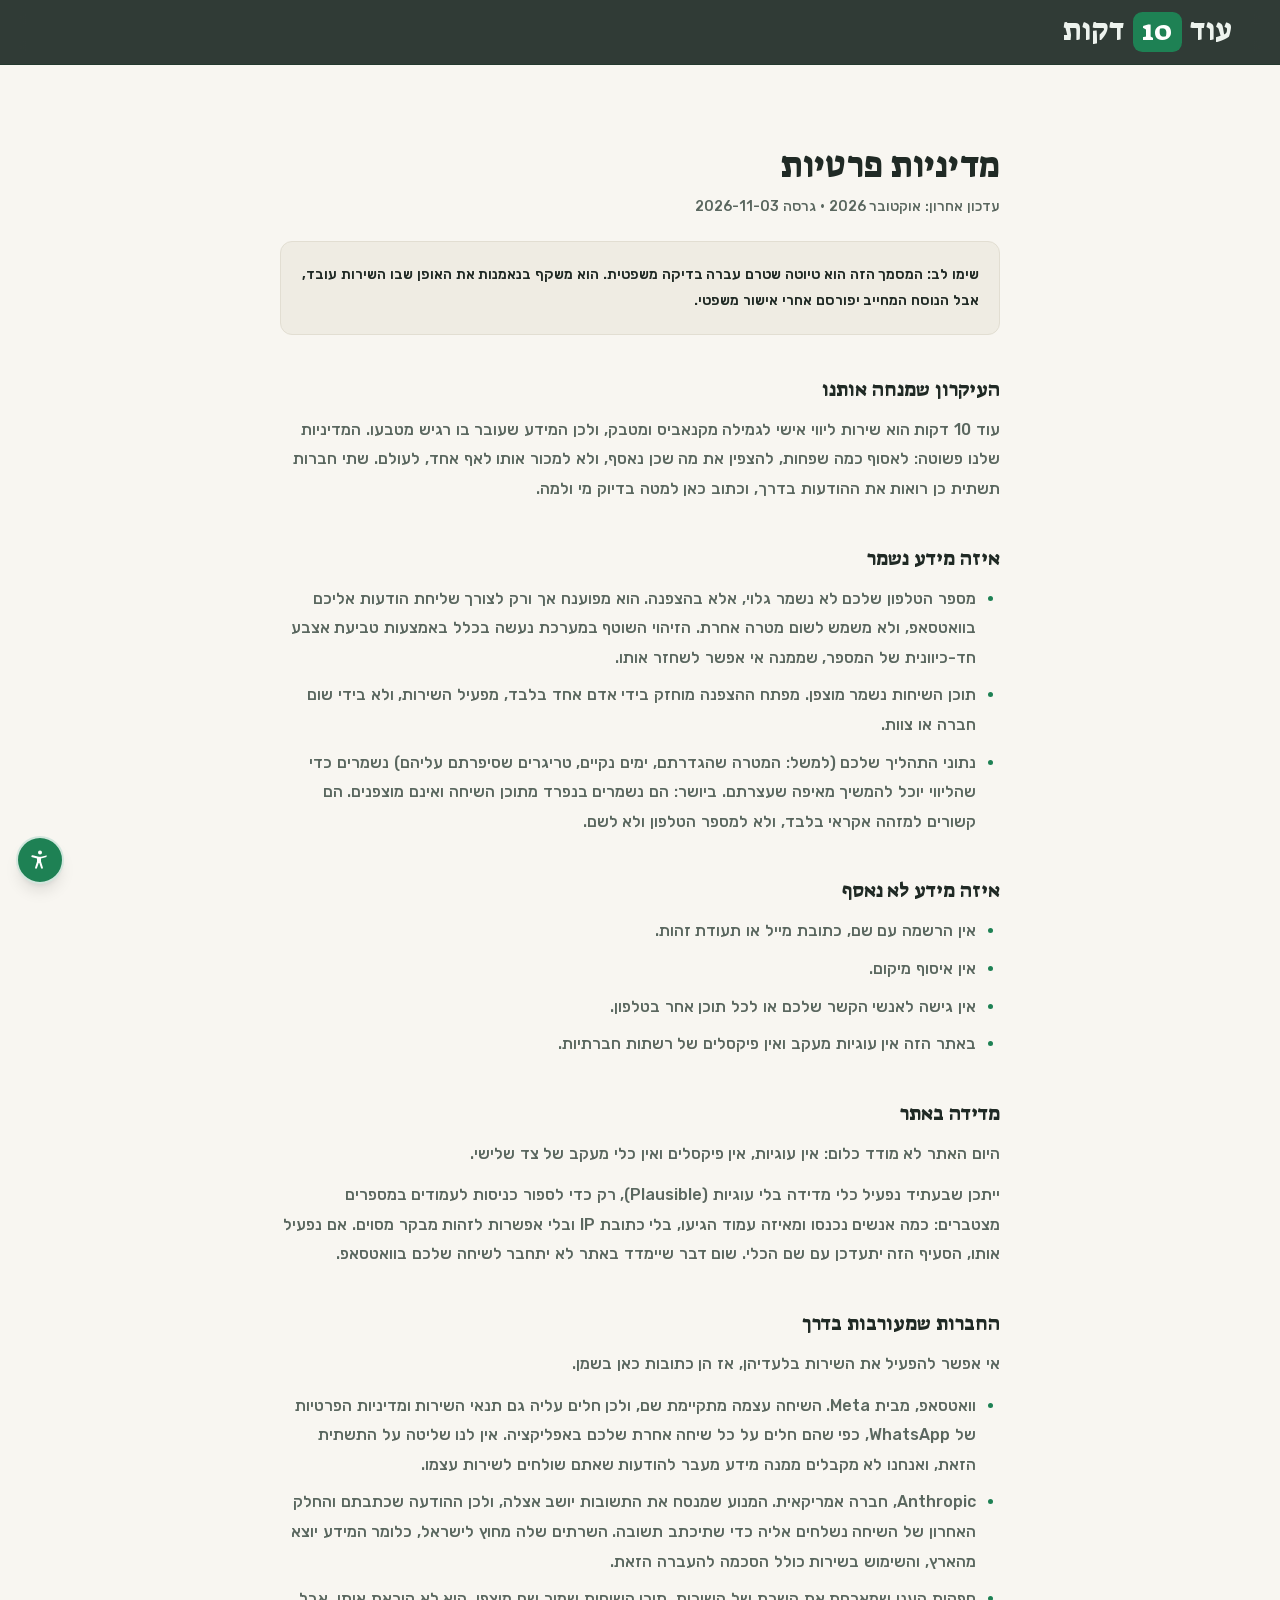
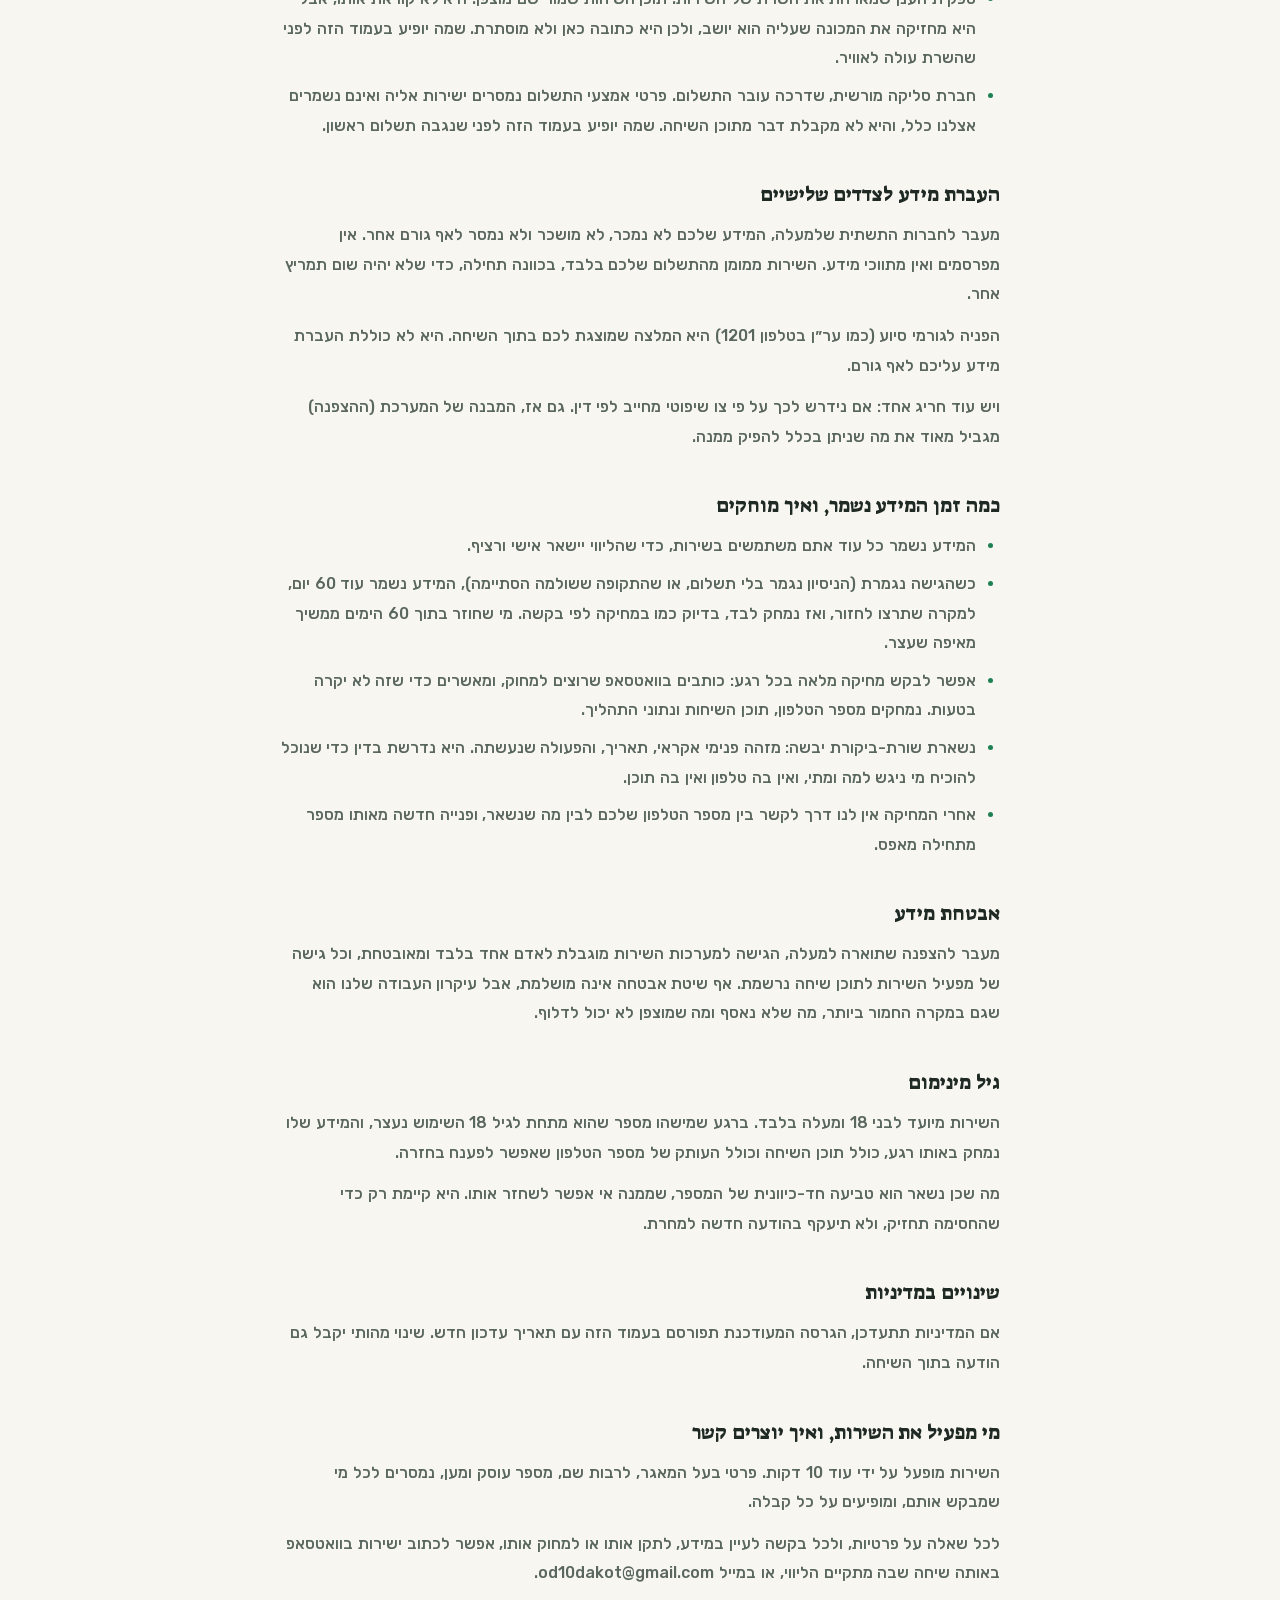
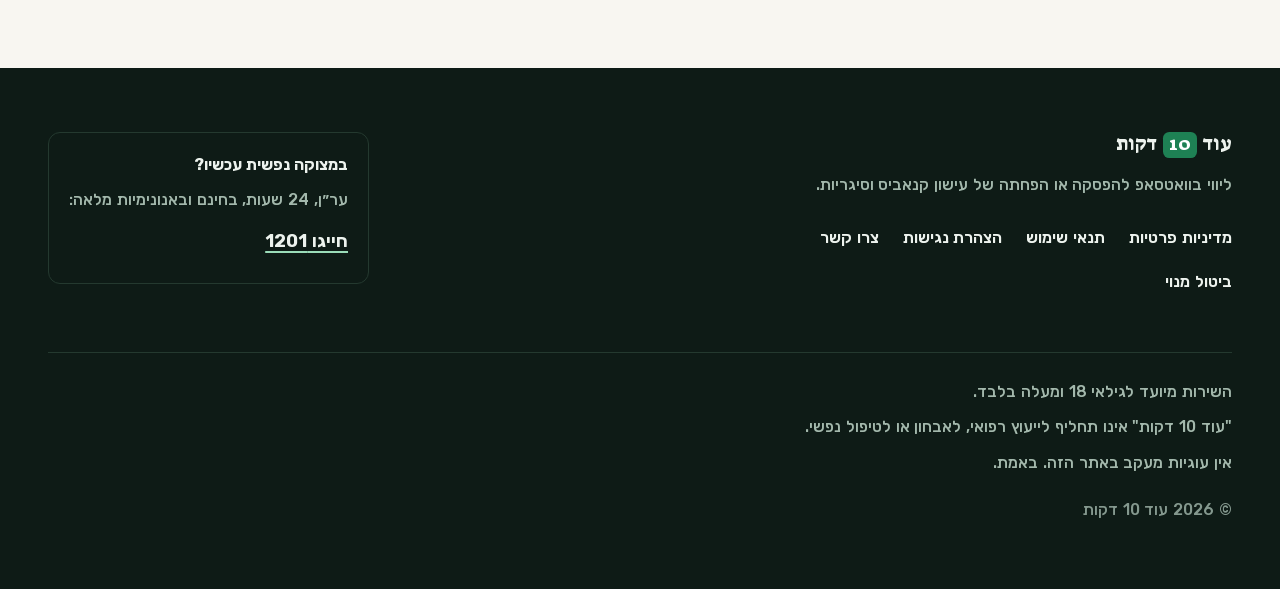
<file: privacy/index.html>
<!DOCTYPE html><!--mamlzwaAjrdkeL1T51jls--><html lang="he" dir="rtl" class="__variable_bf21c0 __variable_140971"><head><meta charSet="utf-8"/><meta name="viewport" content="width=device-width, initial-scale=1"/><link rel="stylesheet" href="/_next/static/css/f6afb2f934657819.css" data-precedence="next"/><link rel="preload" as="script" fetchPriority="low" href="/_next/static/chunks/webpack-cab7c282a0cdb027.js"/><script src="/_next/static/chunks/4bd1b696-c023c6e3521b1417.js" async=""></script><script src="/_next/static/chunks/255-0e5ac6cd71b0e266.js" async=""></script><script src="/_next/static/chunks/main-app-56399e1a840329c0.js" async=""></script><script src="/_next/static/chunks/619-ba102abea3e3d0e4.js" async=""></script><script src="/_next/static/chunks/562-3a3d21e28980e151.js" async=""></script><script src="/_next/static/chunks/app/page-d8e3270e69fe8f1e.js" async=""></script><script src="/_next/static/chunks/app/privacy/page-56b4dbbb59cc806d.js" async=""></script><script src="/_next/static/chunks/app/layout-c900b535f5675c39.js" async=""></script><meta name="theme-color" content="#0e1b16"/><title>מדיניות פרטיות | עוד 10 דקות</title><meta name="description" content="איך עוד 10 דקות שומר על הפרטיות שלכם: הצפנת מספרי הטלפון, הצפנת תוכן ההודעות, ומחיקת מידע לפי בקשה."/><meta name="application-name" content="עוד 10 דקות"/><meta name="robots" content="index, follow"/><link rel="canonical" href="https://od10dakot.co.il/privacy/"/><meta property="og:title" content="מדיניות פרטיות | עוד 10 דקות"/><meta property="og:description" content="איך עוד 10 דקות שומר על הפרטיות שלכם: הצפנת מספרי הטלפון, הצפנת תוכן ההודעות, ומחיקת מידע לפי בקשה."/><meta property="og:url" content="https://od10dakot.co.il/privacy/"/><meta property="og:site_name" content="עוד 10 דקות"/><meta property="og:locale" content="he_IL"/><meta property="og:image" content="https://od10dakot.co.il/og.png"/><meta property="og:image:width" content="1200"/><meta property="og:image:height" content="630"/><meta property="og:image:alt" content="עוד 10 דקות — ליווי אישי בוואטסאפ לגמילה מקנאביס וטבק"/><meta property="og:type" content="website"/><meta name="twitter:card" content="summary_large_image"/><meta name="twitter:title" content="מדיניות פרטיות | עוד 10 דקות"/><meta name="twitter:description" content="איך עוד 10 דקות שומר על הפרטיות שלכם: הצפנת מספרי הטלפון, הצפנת תוכן ההודעות, ומחיקת מידע לפי בקשה."/><meta name="twitter:image" content="https://od10dakot.co.il/og.png"/><meta name="twitter:image:alt" content="עוד 10 דקות — ליווי אישי בוואטסאפ לגמילה מקנאביס וטבק"/><link rel="icon" href="/favicon.ico" type="image/x-icon" sizes="16x16"/><link rel="icon" href="/icon.svg?0298f5da7a929475" type="image/svg+xml" sizes="any"/><link rel="apple-touch-icon" href="/apple-icon.png?eac1f3dee1081bd2" type="image/png" sizes="180x180"/><script>(function(){var p=location.pathname;if(p!=="/"&&p!=="/index.html")return;var d=document.documentElement,q=false;try{q=window.matchMedia("(prefers-reduced-motion: reduce)").matches;var a=JSON.parse(localStorage.getItem("od10-a11y")||"null");if(a&&a.motion===true)q=true}catch(e){}d.className+=q?" no-smoke":" smoke-active"})();</script><script src="/_next/static/chunks/polyfills-42372ed130431b0a.js" noModule=""></script></head><body class="bg-paper text-ink font-body"><div hidden=""><!--$--><!--/$--></div><header class="on-night sticky top-0 z-50 border-b border-night-line bg-night/85 backdrop-blur-md"><a href="#main" class="sr-only focus:not-sr-only focus:absolute focus:top-2 focus:start-2 focus:z-50 focus:rounded-full focus:bg-green focus:px-4 focus:py-2 focus:text-white">דילוג לתוכן</a><div class="shell flex h-16 items-center justify-between"><a class="inline-flex min-h-11 items-center text-2xl text-fog transition-opacity duration-150 ease-out hover:opacity-80 lg:text-3xl" aria-label="עוד 10 דקות, לעמוד הבית" href="/"><span class="font-display inline-flex items-baseline gap-[0.28em] leading-none whitespace-nowrap "><span>עוד</span><span class="badge-10">10</span><span>דקות</span></span></a><div class="flex items-center gap-2"></div></div></header><main id="main" class="bg-paper"><article class="mx-auto max-w-3xl px-4 py-14 sm:px-6 lg:py-20"><h1 class="text-[1.6rem] sm:text-4xl">מדיניות פרטיות</h1><p class="mt-3 text-sm text-ink-soft">עדכון אחרון: <!-- -->אוקטובר 2026<!-- --> · גרסה <!-- -->2026-11-03</p><p class="mt-6 rounded-xl border border-line bg-paper-deep p-5 text-sm font-semibold leading-[1.85] text-ink">שימו לב: המסמך הזה הוא טיוטה שטרם עברה בדיקה משפטית. הוא משקף בנאמנות את האופן שבו השירות עובד, אבל הנוסח המחייב יפורסם אחרי אישור משפטי.</p><section class="mt-10"><h2 class="text-xl">העיקרון שמנחה אותנו</h2><p class="mt-3 leading-[1.85] text-ink-soft">עוד 10 דקות הוא שירות ליווי אישי לגמילה מקנאביס ומטבק, ולכן המידע שעובר בו רגיש מטבעו. המדיניות שלנו פשוטה: לאסוף כמה שפחות, להצפין את מה שכן נאסף, ולא למכור אותו לאף אחד, לעולם. שתי חברות תשתית כן רואות את ההודעות בדרך, וכתוב כאן למטה בדיוק מי ולמה.</p></section><section class="mt-10"><h2 class="text-xl">איזה מידע נשמר</h2><ul class="mt-3 list-disc space-y-2 ps-6 leading-[1.85] text-ink-soft marker:text-green"><li>מספר הטלפון שלכם לא נשמר גלוי, אלא בהצפנה. הוא מפוענח אך ורק לצורך שליחת הודעות אליכם בוואטסאפ, ולא משמש לשום מטרה אחרת. הזיהוי השוטף במערכת נעשה בכלל באמצעות טביעת אצבע חד-כיוונית של המספר, שממנה אי אפשר לשחזר אותו.</li><li>תוכן השיחות נשמר מוצפן. מפתח ההצפנה מוחזק בידי אדם אחד בלבד, מפעיל השירות, ולא בידי שום חברה או צוות.</li><li>נתוני התהליך שלכם (למשל: המטרה שהגדרתם, ימים נקיים, טריגרים שסיפרתם עליהם) נשמרים כדי שהליווי יוכל להמשיך מאיפה שעצרתם. ביושר: הם נשמרים בנפרד מתוכן השיחה ואינם מוצפנים. הם קשורים למזהה אקראי בלבד, ולא למספר הטלפון ולא לשם.</li></ul></section><section class="mt-10"><h2 class="text-xl">איזה מידע לא נאסף</h2><ul class="mt-3 list-disc space-y-2 ps-6 leading-[1.85] text-ink-soft marker:text-green"><li>אין הרשמה עם שם, כתובת מייל או תעודת זהות.</li><li>אין איסוף מיקום.</li><li>אין גישה לאנשי הקשר שלכם או לכל תוכן אחר בטלפון.</li><li>באתר הזה אין עוגיות מעקב ואין פיקסלים של רשתות חברתיות.</li></ul></section><section class="mt-10"><h2 class="text-xl">מדידה באתר</h2><p class="mt-3 leading-[1.85] text-ink-soft">היום האתר לא מודד כלום: אין עוגיות, אין פיקסלים ואין כלי מעקב של צד שלישי.</p><p class="mt-3 leading-[1.85] text-ink-soft">ייתכן שבעתיד נפעיל כלי מדידה בלי עוגיות (Plausible), רק כדי לספור כניסות לעמודים במספרים מצטברים: כמה אנשים נכנסו ומאיזה עמוד הגיעו, בלי כתובת IP ובלי אפשרות לזהות מבקר מסוים. אם נפעיל אותו, הסעיף הזה יתעדכן עם שם הכלי. שום דבר שיימדד באתר לא יתחבר לשיחה שלכם בוואטסאפ.</p></section><section class="mt-10"><h2 class="text-xl">החברות שמעורבות בדרך</h2><p class="mt-3 leading-[1.85] text-ink-soft">אי אפשר להפעיל את השירות בלעדיהן, אז הן כתובות כאן בשמן.</p><ul class="mt-3 list-disc space-y-2 ps-6 leading-[1.85] text-ink-soft marker:text-green"><li>וואטסאפ, מבית Meta. השיחה עצמה מתקיימת שם, ולכן חלים עליה גם תנאי השירות ומדיניות הפרטיות של WhatsApp, כפי שהם חלים על כל שיחה אחרת שלכם באפליקציה. אין לנו שליטה על התשתית הזאת, ואנחנו לא מקבלים ממנה מידע מעבר להודעות שאתם שולחים לשירות עצמו.</li><li>Anthropic, חברה אמריקאית. המנוע שמנסח את התשובות יושב אצלה, ולכן ההודעה שכתבתם והחלק האחרון של השיחה נשלחים אליה כדי שתיכתב תשובה. השרתים שלה מחוץ לישראל, כלומר המידע יוצא מהארץ, והשימוש בשירות כולל הסכמה להעברה הזאת.</li><li>ספקית הענן שמארחת את השרת של השירות. תוכן השיחות שמור שם מוצפן. היא לא קוראת אותו, אבל היא מחזיקה את המכונה שעליה הוא יושב, ולכן היא כתובה כאן ולא מוסתרת. שמה יופיע בעמוד הזה לפני שהשרת עולה לאוויר.</li><li>חברת סליקה מורשית, שדרכה עובר התשלום. פרטי אמצעי התשלום נמסרים ישירות אליה ואינם נשמרים אצלנו כלל, והיא לא מקבלת דבר מתוכן השיחה. שמה יופיע בעמוד הזה לפני שנגבה תשלום ראשון.</li></ul></section><section class="mt-10"><h2 class="text-xl">העברת מידע לצדדים שלישיים</h2><p class="mt-3 leading-[1.85] text-ink-soft">מעבר לחברות התשתית שלמעלה, המידע שלכם לא נמכר, לא מושכר ולא נמסר לאף גורם אחר. אין מפרסמים ואין מתווכי מידע. השירות ממומן מהתשלום שלכם בלבד, בכוונה תחילה, כדי שלא יהיה שום תמריץ אחר.</p><p class="mt-3 leading-[1.85] text-ink-soft">הפניה לגורמי סיוע (כמו ער״ן בטלפון 1201) היא המלצה שמוצגת לכם בתוך השיחה. היא לא כוללת העברת מידע עליכם לאף גורם.</p><p class="mt-3 leading-[1.85] text-ink-soft">ויש עוד חריג אחד: אם נידרש לכך על פי צו שיפוטי מחייב לפי דין. גם אז, המבנה של המערכת (ההצפנה) מגביל מאוד את מה שניתן בכלל להפיק ממנה.</p></section><section class="mt-10"><h2 class="text-xl">כמה זמן המידע נשמר, ואיך מוחקים</h2><ul class="mt-3 list-disc space-y-2 ps-6 leading-[1.85] text-ink-soft marker:text-green"><li>המידע נשמר כל עוד אתם משתמשים בשירות, כדי שהליווי יישאר אישי ורציף.</li><li>כשהגישה נגמרת (הניסיון נגמר בלי תשלום, או שהתקופה ששולמה הסתיימה), המידע נשמר עוד 60 יום, למקרה שתרצו לחזור, ואז נמחק לבד, בדיוק כמו במחיקה לפי בקשה. מי שחוזר בתוך 60 הימים ממשיך מאיפה שעצר.</li><li>אפשר לבקש מחיקה מלאה בכל רגע: כותבים בוואטסאפ שרוצים למחוק, ומאשרים כדי שזה לא יקרה בטעות. נמחקים מספר הטלפון, תוכן השיחות ונתוני התהליך.</li><li>נשארת שורת-ביקורת יבשה: מזהה פנימי אקראי, תאריך, והפעולה שנעשתה. היא נדרשת בדין כדי שנוכל להוכיח מי ניגש למה ומתי, ואין בה טלפון ואין בה תוכן.</li><li>אחרי המחיקה אין לנו דרך לקשר בין מספר הטלפון שלכם לבין מה שנשאר, ופנייה חדשה מאותו מספר מתחילה מאפס.</li></ul></section><section class="mt-10"><h2 class="text-xl">אבטחת מידע</h2><p class="mt-3 leading-[1.85] text-ink-soft">מעבר להצפנה שתוארה למעלה, הגישה למערכות השירות מוגבלת לאדם אחד בלבד ומאובטחת, וכל גישה של מפעיל השירות לתוכן שיחה נרשמת. אף שיטת אבטחה אינה מושלמת, אבל עיקרון העבודה שלנו הוא שגם במקרה החמור ביותר, מה שלא נאסף ומה שמוצפן לא יכול לדלוף.</p></section><section class="mt-10"><h2 class="text-xl">גיל מינימום</h2><p class="mt-3 leading-[1.85] text-ink-soft">השירות מיועד לבני 18 ומעלה בלבד. ברגע שמישהו מספר שהוא מתחת לגיל 18 השימוש נעצר, והמידע שלו נמחק באותו רגע, כולל תוכן השיחה וכולל העותק של מספר הטלפון שאפשר לפענח בחזרה.</p><p class="mt-3 leading-[1.85] text-ink-soft">מה שכן נשאר הוא טביעה חד-כיוונית של המספר, שממנה אי אפשר לשחזר אותו. היא קיימת רק כדי שהחסימה תחזיק, ולא תיעקף בהודעה חדשה למחרת.</p></section><section class="mt-10"><h2 class="text-xl">שינויים במדיניות</h2><p class="mt-3 leading-[1.85] text-ink-soft">אם המדיניות תתעדכן, הגרסה המעודכנת תפורסם בעמוד הזה עם תאריך עדכון חדש. שינוי מהותי יקבל גם הודעה בתוך השיחה.</p></section><section class="mt-10"><h2 class="text-xl">מי מפעיל את השירות, ואיך יוצרים קשר</h2><p class="mt-3 leading-[1.85] text-ink-soft">השירות מופעל על ידי עוד 10 דקות. פרטי בעל המאגר, לרבות שם, מספר עוסק ומען, נמסרים לכל מי שמבקש אותם, ומופיעים על כל קבלה.</p><p class="mt-3 leading-[1.85] text-ink-soft">לכל שאלה על פרטיות, ולכל בקשה לעיין במידע, לתקן אותו או למחוק אותו, אפשר לכתוב ישירות בוואטסאפ באותה שיחה שבה מתקיים הליווי, או במייל od10dakot@gmail.com.</p></section></article></main><footer class="on-night bg-night py-12 text-sm text-fog-soft lg:py-16 lg:text-base"><div class="shell"><div class="flex flex-col gap-10 lg:flex-row lg:items-start lg:justify-between"><div class="max-w-sm lg:max-w-md 2xl:max-w-xl"><span class="font-display inline-flex items-baseline gap-[0.28em] leading-none whitespace-nowrap text-xl text-fog"><span>עוד</span><span class="badge-10">10</span><span>דקות</span></span><p class="mt-3 leading-[1.85]">ליווי בוואטסאפ להפסקה או הפחתה של עישון קנאביס וסיגריות.</p><nav aria-label="קישורים משפטיים" class="mt-4 flex flex-wrap gap-x-6"><a class="inline-flex min-h-11 items-center font-semibold text-fog transition-colors duration-150 ease-out hover:text-green-soft" href="/privacy/">מדיניות פרטיות</a><a class="inline-flex min-h-11 items-center font-semibold text-fog transition-colors duration-150 ease-out hover:text-green-soft" href="/terms/">תנאי שימוש</a><a class="inline-flex min-h-11 items-center font-semibold text-fog transition-colors duration-150 ease-out hover:text-green-soft" href="/accessibility/">הצהרת נגישות</a><a href="mailto:od10dakot@gmail.com?subject=%D7%A4%D7%A0%D7%99%D7%99%D7%94%20%D7%9E%D7%94%D7%90%D7%AA%D7%A8" class="inline-flex min-h-11 items-center font-semibold text-fog transition-colors duration-150 ease-out hover:text-green-soft">צרו קשר</a><a class="inline-flex min-h-11 items-center font-semibold text-fog transition-colors duration-150 ease-out hover:text-green-soft" href="/cancel/">ביטול מנוי</a></nav></div><div class="max-w-sm rounded-xl border border-night-line p-5 lg:max-w-md 2xl:max-w-lg 2xl:p-7"><p class="font-bold text-fog">במצוקה נפשית עכשיו?</p><p class="mt-2 leading-[1.85]">ער״ן, 24 שעות, בחינם ובאנונימיות מלאה:</p><a href="tel:1201" class="mt-1 inline-flex min-h-11 items-center text-lg font-bold text-fog underline decoration-green-soft decoration-2 underline-offset-4 transition-colors duration-150 ease-out hover:text-green-soft">חייגו 1201</a></div></div><div class="mt-12 flex flex-col gap-1.5 border-t border-night-line pt-6 leading-[1.85]"><p>השירות מיועד לגילאי 18 ומעלה בלבד.</p><p>&quot;עוד 10 דקות&quot; אינו תחליף לייעוץ רפואי, לאבחון או לטיפול נפשי.</p><p>אין עוגיות מעקב באתר הזה. באמת.</p><p class="mt-3 text-fog-soft/80">© 2026 עוד 10 דקות</p></div></div></footer><!--$--><!--/$--><div class="fixed bottom-4 end-4 z-[60]"><button type="button" aria-label="תפריט נגישות" aria-expanded="false" aria-controls="a11y-menu" class="grid size-12 place-items-center rounded-full border-2 border-white/80 bg-green text-white shadow-lg transition-colors duration-150 ease-out hover:bg-green-deep"><svg viewBox="0 0 24 24" fill="currentColor" aria-hidden="true" class="size-6"><path d="M12 2.5a2 2 0 1 0 0 4 2 2 0 0 0 0-4Zm7.2 4.8-5 1.2a9.6 9.6 0 0 1-4.4 0l-5-1.2a1 1 0 1 0-.5 1.9l4.7 1.2v3l-1.9 6.1a1 1 0 0 0 1.9.6l1.7-5h.6l1.7 5a1 1 0 0 0 1.9-.6l-1.9-6.1v-3l4.7-1.2a1 1 0 1 0-.5-1.9Z"></path></svg></button></div><script src="/_next/static/chunks/webpack-cab7c282a0cdb027.js" id="_R_" async=""></script><script>(self.__next_f=self.__next_f||[]).push([0])</script><script>self.__next_f.push([1,"1:\"$Sreact.fragment\"\n2:I[2789,[\"619\",\"static/chunks/619-ba102abea3e3d0e4.js\",\"562\",\"static/chunks/562-3a3d21e28980e151.js\",\"974\",\"static/chunks/app/page-d8e3270e69fe8f1e.js\"],\"SMOKE_EARLY_SCRIPT\"]\n3:I[9766,[],\"\"]\n4:I[8924,[],\"\"]\n5:I[7562,[\"619\",\"static/chunks/619-ba102abea3e3d0e4.js\",\"562\",\"static/chunks/562-3a3d21e28980e151.js\",\"877\",\"static/chunks/app/privacy/page-56b4dbbb59cc806d.js\"],\"default\"]\n6:I[2619,[\"619\",\"static/chunks/619-ba102abea3e3d0e4.js\",\"562\",\"static/chunks/562-3a3d21e28980e151.js\",\"877\",\"static/chunks/app/privacy/page-56b4dbbb59cc806d.js\"],\"\"]\n11:I[7150,[],\"\"]\n:HL[\"/_next/static/css/f6afb2f934657819.css\",\"style\"]\n"])</script><script>self.__next_f.push([1,"0:{\"P\":null,\"b\":\"mamlzwaAjrdkeL1T51jls\",\"p\":\"\",\"c\":[\"\",\"privacy\",\"\"],\"i\":false,\"f\":[[[\"\",{\"children\":[\"privacy\",{\"children\":[\"__PAGE__\",{}]}]},\"$undefined\",\"$undefined\",true],[\"\",[\"$\",\"$1\",\"c\",{\"children\":[[[\"$\",\"link\",\"0\",{\"rel\":\"stylesheet\",\"href\":\"/_next/static/css/f6afb2f934657819.css\",\"precedence\":\"next\",\"crossOrigin\":\"$undefined\",\"nonce\":\"$undefined\"}]],[\"$\",\"html\",null,{\"lang\":\"he\",\"dir\":\"rtl\",\"className\":\"__variable_bf21c0 __variable_140971\",\"suppressHydrationWarning\":true,\"children\":[[\"$\",\"head\",null,{\"children\":[\"$\",\"script\",null,{\"dangerouslySetInnerHTML\":{\"__html\":\"$2\"}}]}],[\"$\",\"body\",null,{\"className\":\"bg-paper text-ink font-body\",\"children\":[[\"$\",\"$L3\",null,{\"parallelRouterKey\":\"children\",\"error\":\"$undefined\",\"errorStyles\":\"$undefined\",\"errorScripts\":\"$undefined\",\"template\":[\"$\",\"$L4\",null,{}],\"templateStyles\":\"$undefined\",\"templateScripts\":\"$undefined\",\"notFound\":[[[\"$\",\"$L5\",null,{}],[\"$\",\"main\",null,{\"id\":\"main\",\"className\":\"bg-paper\",\"children\":[\"$\",\"div\",null,{\"className\":\"shell flex flex-col items-start py-24 lg:py-32\",\"children\":[[\"$\",\"p\",null,{\"className\":\"text-sm font-semibold text-green-deep\",\"children\":\"404\"}],[\"$\",\"h1\",null,{\"className\":\"mt-3 text-3xl sm:text-4xl\",\"children\":\"העמוד הזה לא קיים. הדחף לסגור את הטאב, לעומת זאת, יעבור.\"}],[\"$\",\"p\",null,{\"className\":\"mt-4 max-w-[50ch] leading-relaxed text-ink-soft\",\"children\":\"הקישור שהגעתם אליו לא נמצא. הכל טוב, כל מה שחשוב נמצא בעמוד הבית.\"}],[\"$\",\"$L6\",null,{\"href\":\"/\",\"className\":\"mt-8 inline-flex items-center justify-center rounded-full bg-green px-7 py-3.5 text-lg font-bold text-white transition-colors duration-150 ease-out hover:bg-green-deep\",\"children\":\"חזרה לעמוד הבית\"}]]}]}],[\"$\",\"footer\",null,{\"className\":\"on-night bg-night py-12 text-sm text-fog-soft lg:py-16 lg:text-base\",\"children\":[\"$\",\"div\",null,{\"className\":\"shell\",\"children\":[[\"$\",\"div\",null,{\"className\":\"flex flex-col gap-10 lg:flex-row lg:items-start lg:justify-between\",\"children\":[[\"$\",\"div\",null,{\"className\":\"max-w-sm lg:max-w-md 2xl:max-w-xl\",\"children\":[[\"$\",\"span\",null,{\"className\":\"font-display inline-flex items-baseline gap-[0.28em] leading-none whitespace-nowrap text-xl text-fog\",\"children\":[[\"$\",\"span\",null,{\"children\":\"עוד\"}],[\"$\",\"span\",null,{\"className\":\"badge-10\",\"children\":\"10\"}],[\"$\",\"span\",null,{\"children\":\"דקות\"}]]}],[\"$\",\"p\",null,{\"className\":\"mt-3 leading-[1.85]\",\"children\":\"ליווי בוואטסאפ להפסקה או הפחתה של עישון קנאביס וסיגריות.\"}],[\"$\",\"nav\",null,{\"aria-label\":\"קישורים משפטיים\",\"className\":\"mt-4 flex flex-wrap gap-x-6\",\"children\":[[\"$\",\"$L6\",null,{\"href\":\"/privacy/\",\"className\":\"inline-flex min-h-11 items-center font-semibold text-fog transition-colors duration-150 ease-out hover:text-green-soft\",\"children\":\"מדיניות פרטיות\"}],[\"$\",\"$L6\",null,{\"href\":\"/terms/\",\"className\":\"inline-flex min-h-11 items-center font-semibold text-fog transition-colors duration-150 ease-out hover:text-green-soft\",\"children\":\"תנאי שימוש\"}],[\"$\",\"$L6\",null,{\"href\":\"/accessibility/\",\"className\":\"inline-flex min-h-11 items-center font-semibold text-fog transition-colors duration-150 ease-out hover:text-green-soft\",\"children\":\"הצהרת נגישות\"}],[\"$\",\"a\",null,{\"href\":\"mailto:od10dakot@gmail.com?subject=%D7%A4%D7%A0%D7%99%D7%99%D7%94%20%D7%9E%D7%94%D7%90%D7%AA%D7%A8\",\"className\":\"inline-flex min-h-11 items-center font-semibold text-fog transition-colors duration-150 ease-out hover:text-green-soft\",\"children\":\"צרו קשר\"}],[\"$\",\"$L6\",null,{\"href\":\"/cancel/\",\"className\":\"inline-flex min-h-11 items-center font-semibold text-fog transition-colors duration-150 ease-out hover:text-green-soft\",\"children\":\"ביטול מנוי\"}]]}]]}],[\"$\",\"div\",null,{\"className\":\"max-w-sm rounded-xl border border-night-line p-5 lg:max-w-md 2xl:max-w-lg 2xl:p-7\",\"children\":[[\"$\",\"p\",null,{\"className\":\"font-bold text-fog\",\"children\":\"במצוקה נפשית עכשיו?\"}],[\"$\",\"p\",null,{\"className\":\"mt-2 leading-[1.85]\",\"children\":\"ער״ן, 24 שעות, בחינם ובאנונימיות מלאה:\"}],[\"$\",\"a\",null,{\"href\":\"tel:1201\",\"className\":\"mt-1 inline-flex min-h-11 items-center text-lg font-bold text-fog underline decoration-green-soft decoration-2 underline-offset-4 transition-colors duration-150 ease-out hover:text-green-soft\",\"children\":\"חייגו 1201\"}]]}]]}],[\"$\",\"div\",null,{\"className\":\"mt-12 flex flex-col gap-1.5 border-t border-night-line pt-6 leading-[1.85]\",\"children\":[\"$L7\",\"$L8\",\"$L9\",\"$La\"]}]]}]}]],[]],\"forbidden\":\"$undefined\",\"unauthorized\":\"$undefined\"}],\"$Lb\",\"$Lc\",\"$Ld\"]}]]}]]}],{\"children\":[\"privacy\",\"$Le\",{\"children\":[\"__PAGE__\",\"$Lf\",{},null,false]},null,false]},null,false],\"$L10\",false]],\"m\":\"$undefined\",\"G\":[\"$11\",[]],\"s\":false,\"S\":true}\n"])</script><script>self.__next_f.push([1,"12:I[4034,[\"619\",\"static/chunks/619-ba102abea3e3d0e4.js\",\"177\",\"static/chunks/app/layout-c900b535f5675c39.js\"],\"default\"]\n13:I[2676,[\"619\",\"static/chunks/619-ba102abea3e3d0e4.js\",\"177\",\"static/chunks/app/layout-c900b535f5675c39.js\"],\"default\"]\n1e:I[4431,[],\"ViewportBoundary\"]\n20:I[4431,[],\"MetadataBoundary\"]\n21:\"$Sreact.suspense\"\n7:[\"$\",\"p\",null,{\"children\":\"השירות מיועד לגילאי 18 ומעלה בלבד.\"}]\n8:[\"$\",\"p\",null,{\"children\":\"\\\"עוד 10 דקות\\\" אינו תחליף לייעוץ רפואי, לאבחון או לטיפול נפשי.\"}]\n9:[\"$\",\"p\",null,{\"children\":\"אין עוגיות מעקב באתר הזה. באמת.\"}]\na:[\"$\",\"p\",null,{\"className\":\"mt-3 text-fog-soft/80\",\"children\":\"© 2026 עוד 10 דקות\"}]\nb:[\"$\",\"$L12\",null,{}]\nc:[\"$\",\"$L13\",null,{}]\nd:null\ne:[\"$\",\"$1\",\"c\",{\"children\":[null,[\"$\",\"$L3\",null,{\"parallelRouterKey\":\"children\",\"error\":\"$undefined\",\"errorStyles\":\"$undefined\",\"errorScripts\":\"$undefined\",\"template\":[\"$\",\"$L4\",null,{}],\"templateStyles\":\"$undefined\",\"templateScripts\":\"$undefined\",\"notFound\":\"$undefined\",\"forbidden\":\"$undefined\",\"unauthorized\":\"$undefined\"}]]}]\n"])</script><script>self.__next_f.push([1,"f:[\"$\",\"$1\",\"c\",{\"children\":[[[\"$\",\"$L5\",null,{}],[\"$\",\"main\",null,{\"id\":\"main\",\"className\":\"bg-paper\",\"children\":[\"$\",\"article\",null,{\"className\":\"mx-auto max-w-3xl px-4 py-14 sm:px-6 lg:py-20\",\"children\":[[\"$\",\"h1\",null,{\"className\":\"text-[1.6rem] sm:text-4xl\",\"children\":\"מדיניות פרטיות\"}],[\"$\",\"p\",null,{\"className\":\"mt-3 text-sm text-ink-soft\",\"children\":[\"עדכון אחרון: \",\"אוקטובר 2026\",\" · גרסה \",\"2026-11-03\"]}],[\"$\",\"p\",null,{\"className\":\"mt-6 rounded-xl border border-line bg-paper-deep p-5 text-sm font-semibold leading-[1.85] text-ink\",\"children\":\"שימו לב: המסמך הזה הוא טיוטה שטרם עברה בדיקה משפטית. הוא משקף בנאמנות את האופן שבו השירות עובד, אבל הנוסח המחייב יפורסם אחרי אישור משפטי.\"}],[[\"$\",\"section\",\"העיקרון שמנחה אותנו\",{\"className\":\"mt-10\",\"children\":[[\"$\",\"h2\",null,{\"className\":\"text-xl\",\"children\":\"העיקרון שמנחה אותנו\"}],[[\"$\",\"p\",\"עוד 10 דקות הוא שירות ליווי אישי לגמילה מקנאביס ומטבק, ולכן המידע שעובר בו רגיש מטבעו. המדיניות שלנו פשוטה: לאסוף כמה שפחות, להצפין את מה שכן נאסף, ולא למכור אותו לאף אחד, לעולם. שתי חברות תשתית כן רואות את ההודעות בדרך, וכתוב כאן למטה בדיוק מי ולמה.\",{\"className\":\"mt-3 leading-[1.85] text-ink-soft\",\"children\":\"עוד 10 דקות הוא שירות ליווי אישי לגמילה מקנאביס ומטבק, ולכן המידע שעובר בו רגיש מטבעו. המדיניות שלנו פשוטה: לאסוף כמה שפחות, להצפין את מה שכן נאסף, ולא למכור אותו לאף אחד, לעולם. שתי חברות תשתית כן רואות את ההודעות בדרך, וכתוב כאן למטה בדיוק מי ולמה.\"}]],\"$undefined\"]}],[\"$\",\"section\",\"איזה מידע נשמר\",{\"className\":\"mt-10\",\"children\":[[\"$\",\"h2\",null,{\"className\":\"text-xl\",\"children\":\"איזה מידע נשמר\"}],\"$undefined\",[\"$\",\"ul\",null,{\"className\":\"mt-3 list-disc space-y-2 ps-6 leading-[1.85] text-ink-soft marker:text-green\",\"children\":[[\"$\",\"li\",\"מספר הטלפון שלכם לא נשמר גלוי, אלא בהצפנה. הוא מפוענח אך ורק לצורך שליחת הודעות אליכם בוואטסאפ, ולא משמש לשום מטרה אחרת. הזיהוי השוטף במערכת נעשה בכלל באמצעות טביעת אצבע חד-כיוונית של המספר, שממנה אי אפשר לשחזר אותו.\",{\"children\":\"מספר הטלפון שלכם לא נשמר גלוי, אלא בהצפנה. הוא מפוענח אך ורק לצורך שליחת הודעות אליכם בוואטסאפ, ולא משמש לשום מטרה אחרת. הזיהוי השוטף במערכת נעשה בכלל באמצעות טביעת אצבע חד-כיוונית של המספר, שממנה אי אפשר לשחזר אותו.\"}],[\"$\",\"li\",\"תוכן השיחות נשמר מוצפן. מפתח ההצפנה מוחזק בידי אדם אחד בלבד, מפעיל השירות, ולא בידי שום חברה או צוות.\",{\"children\":\"תוכן השיחות נשמר מוצפן. מפתח ההצפנה מוחזק בידי אדם אחד בלבד, מפעיל השירות, ולא בידי שום חברה או צוות.\"}],[\"$\",\"li\",\"נתוני התהליך שלכם (למשל: המטרה שהגדרתם, ימים נקיים, טריגרים שסיפרתם עליהם) נשמרים כדי שהליווי יוכל להמשיך מאיפה שעצרתם. ביושר: הם נשמרים בנפרד מתוכן השיחה ואינם מוצפנים. הם קשורים למזהה אקראי בלבד, ולא למספר הטלפון ולא לשם.\",{\"children\":\"נתוני התהליך שלכם (למשל: המטרה שהגדרתם, ימים נקיים, טריגרים שסיפרתם עליהם) נשמרים כדי שהליווי יוכל להמשיך מאיפה שעצרתם. ביושר: הם נשמרים בנפרד מתוכן השיחה ואינם מוצפנים. הם קשורים למזהה אקראי בלבד, ולא למספר הטלפון ולא לשם.\"}]]}]]}],[\"$\",\"section\",\"איזה מידע לא נאסף\",{\"className\":\"mt-10\",\"children\":[[\"$\",\"h2\",null,{\"className\":\"text-xl\",\"children\":\"איזה מידע לא נאסף\"}],\"$undefined\",[\"$\",\"ul\",null,{\"className\":\"mt-3 list-disc space-y-2 ps-6 leading-[1.85] text-ink-soft marker:text-green\",\"children\":[[\"$\",\"li\",\"אין הרשמה עם שם, כתובת מייל או תעודת זהות.\",{\"children\":\"אין הרשמה עם שם, כתובת מייל או תעודת זהות.\"}],[\"$\",\"li\",\"אין איסוף מיקום.\",{\"children\":\"אין איסוף מיקום.\"}],[\"$\",\"li\",\"אין גישה לאנשי הקשר שלכם או לכל תוכן אחר בטלפון.\",{\"children\":\"אין גישה לאנשי הקשר שלכם או לכל תוכן אחר בטלפון.\"}],[\"$\",\"li\",\"באתר הזה אין עוגיות מעקב ואין פיקסלים של רשתות חברתיות.\",{\"children\":\"באתר הזה אין עוגיות מעקב ואין פיקסלים של רשתות חברתיות.\"}]]}]]}],[\"$\",\"section\",\"מדידה באתר\",{\"className\":\"mt-10\",\"children\":[[\"$\",\"h2\",null,{\"className\":\"text-xl\",\"children\":\"מדידה באתר\"}],[[\"$\",\"p\",\"היום האתר לא מודד כלום: אין עוגיות, אין פיקסלים ואין כלי מעקב של צד שלישי.\",{\"className\":\"mt-3 leading-[1.85] text-ink-soft\",\"children\":\"היום האתר לא מודד כלום: אין עוגיות, אין פיקסלים ואין כלי מעקב של צד שלישי.\"}],\"$L14\"],\"$undefined\"]}],\"$L15\",\"$L16\",\"$L17\",\"$L18\",\"$L19\",\"$L1a\",\"$L1b\"]]}]}],\"$L1c\"],null,\"$L1d\"]}]\n"])</script><script>self.__next_f.push([1,"10:[\"$\",\"$1\",\"h\",{\"children\":[null,[[\"$\",\"$L1e\",null,{\"children\":\"$L1f\"}],null],[\"$\",\"$L20\",null,{\"children\":[\"$\",\"div\",null,{\"hidden\":true,\"children\":[\"$\",\"$21\",null,{\"fallback\":null,\"children\":\"$L22\"}]}]}]]}]\n"])</script><script>self.__next_f.push([1,"23:I[4431,[],\"OutletBoundary\"]\n25:I[5278,[],\"AsyncMetadataOutlet\"]\n14:[\"$\",\"p\",\"ייתכן שבעתיד נפעיל כלי מדידה בלי עוגיות (Plausible), רק כדי לספור כניסות לעמודים במספרים מצטברים: כמה אנשים נכנסו ומאיזה עמוד הגיעו, בלי כתובת IP ובלי אפשרות לזהות מבקר מסוים. אם נפעיל אותו, הסעיף הזה יתעדכן עם שם הכלי. שום דבר שיימדד באתר לא יתחבר לשיחה שלכם בוואטסאפ.\",{\"className\":\"mt-3 leading-[1.85] text-ink-soft\",\"children\":\"ייתכן שבעתיד נפעיל כלי מדידה בלי עוגיות (Plausible), רק כדי לספור כניסות לעמודים במספרים מצטברים: כמה אנשים נכנסו ומאיזה עמוד הגיעו, בלי כתובת IP ובלי אפשרות לזהות מבקר מסוים. אם נפעיל אותו, הסעיף הזה יתעדכן עם שם הכלי. שום דבר שיימדד באתר לא יתחבר לשיחה שלכם בוואטסאפ.\"}]\n"])</script><script>self.__next_f.push([1,"15:[\"$\",\"section\",\"החברות שמעורבות בדרך\",{\"className\":\"mt-10\",\"children\":[[\"$\",\"h2\",null,{\"className\":\"text-xl\",\"children\":\"החברות שמעורבות בדרך\"}],[[\"$\",\"p\",\"אי אפשר להפעיל את השירות בלעדיהן, אז הן כתובות כאן בשמן.\",{\"className\":\"mt-3 leading-[1.85] text-ink-soft\",\"children\":\"אי אפשר להפעיל את השירות בלעדיהן, אז הן כתובות כאן בשמן.\"}]],[\"$\",\"ul\",null,{\"className\":\"mt-3 list-disc space-y-2 ps-6 leading-[1.85] text-ink-soft marker:text-green\",\"children\":[[\"$\",\"li\",\"וואטסאפ, מבית Meta. השיחה עצמה מתקיימת שם, ולכן חלים עליה גם תנאי השירות ומדיניות הפרטיות של WhatsApp, כפי שהם חלים על כל שיחה אחרת שלכם באפליקציה. אין לנו שליטה על התשתית הזאת, ואנחנו לא מקבלים ממנה מידע מעבר להודעות שאתם שולחים לשירות עצמו.\",{\"children\":\"וואטסאפ, מבית Meta. השיחה עצמה מתקיימת שם, ולכן חלים עליה גם תנאי השירות ומדיניות הפרטיות של WhatsApp, כפי שהם חלים על כל שיחה אחרת שלכם באפליקציה. אין לנו שליטה על התשתית הזאת, ואנחנו לא מקבלים ממנה מידע מעבר להודעות שאתם שולחים לשירות עצמו.\"}],[\"$\",\"li\",\"Anthropic, חברה אמריקאית. המנוע שמנסח את התשובות יושב אצלה, ולכן ההודעה שכתבתם והחלק האחרון של השיחה נשלחים אליה כדי שתיכתב תשובה. השרתים שלה מחוץ לישראל, כלומר המידע יוצא מהארץ, והשימוש בשירות כולל הסכמה להעברה הזאת.\",{\"children\":\"Anthropic, חברה אמריקאית. המנוע שמנסח את התשובות יושב אצלה, ולכן ההודעה שכתבתם והחלק האחרון של השיחה נשלחים אליה כדי שתיכתב תשובה. השרתים שלה מחוץ לישראל, כלומר המידע יוצא מהארץ, והשימוש בשירות כולל הסכמה להעברה הזאת.\"}],[\"$\",\"li\",\"ספקית הענן שמארחת את השרת של השירות. תוכן השיחות שמור שם מוצפן. היא לא קוראת אותו, אבל היא מחזיקה את המכונה שעליה הוא יושב, ולכן היא כתובה כאן ולא מוסתרת. שמה יופיע בעמוד הזה לפני שהשרת עולה לאוויר.\",{\"children\":\"ספקית הענן שמארחת את השרת של השירות. תוכן השיחות שמור שם מוצפן. היא לא קוראת אותו, אבל היא מחזיקה את המכונה שעליה הוא יושב, ולכן היא כתובה כאן ולא מוסתרת. שמה יופיע בעמוד הזה לפני שהשרת עולה לאוויר.\"}],[\"$\",\"li\",\"חברת סליקה מורשית, שדרכה עובר התשלום. פרטי אמצעי התשלום נמסרים ישירות אליה ואינם נשמרים אצלנו כלל, והיא לא מקבלת דבר מתוכן השיחה. שמה יופיע בעמוד הזה לפני שנגבה תשלום ראשון.\",{\"children\":\"חברת סליקה מורשית, שדרכה עובר התשלום. פרטי אמצעי התשלום נמסרים ישירות אליה ואינם נשמרים אצלנו כלל, והיא לא מקבלת דבר מתוכן השיחה. שמה יופיע בעמוד הזה לפני שנגבה תשלום ראשון.\"}]]}]]}]\n"])</script><script>self.__next_f.push([1,"16:[\"$\",\"section\",\"העברת מידע לצדדים שלישיים\",{\"className\":\"mt-10\",\"children\":[[\"$\",\"h2\",null,{\"className\":\"text-xl\",\"children\":\"העברת מידע לצדדים שלישיים\"}],[[\"$\",\"p\",\"מעבר לחברות התשתית שלמעלה, המידע שלכם לא נמכר, לא מושכר ולא נמסר לאף גורם אחר. אין מפרסמים ואין מתווכי מידע. השירות ממומן מהתשלום שלכם בלבד, בכוונה תחילה, כדי שלא יהיה שום תמריץ אחר.\",{\"className\":\"mt-3 leading-[1.85] text-ink-soft\",\"children\":\"מעבר לחברות התשתית שלמעלה, המידע שלכם לא נמכר, לא מושכר ולא נמסר לאף גורם אחר. אין מפרסמים ואין מתווכי מידע. השירות ממומן מהתשלום שלכם בלבד, בכוונה תחילה, כדי שלא יהיה שום תמריץ אחר.\"}],[\"$\",\"p\",\"הפניה לגורמי סיוע (כמו ער״ן בטלפון 1201) היא המלצה שמוצגת לכם בתוך השיחה. היא לא כוללת העברת מידע עליכם לאף גורם.\",{\"className\":\"mt-3 leading-[1.85] text-ink-soft\",\"children\":\"הפניה לגורמי סיוע (כמו ער״ן בטלפון 1201) היא המלצה שמוצגת לכם בתוך השיחה. היא לא כוללת העברת מידע עליכם לאף גורם.\"}],[\"$\",\"p\",\"ויש עוד חריג אחד: אם נידרש לכך על פי צו שיפוטי מחייב לפי דין. גם אז, המבנה של המערכת (ההצפנה) מגביל מאוד את מה שניתן בכלל להפיק ממנה.\",{\"className\":\"mt-3 leading-[1.85] text-ink-soft\",\"children\":\"ויש עוד חריג אחד: אם נידרש לכך על פי צו שיפוטי מחייב לפי דין. גם אז, המבנה של המערכת (ההצפנה) מגביל מאוד את מה שניתן בכלל להפיק ממנה.\"}]],\"$undefined\"]}]\n"])</script><script>self.__next_f.push([1,"17:[\"$\",\"section\",\"כמה זמן המידע נשמר, ואיך מוחקים\",{\"className\":\"mt-10\",\"children\":[[\"$\",\"h2\",null,{\"className\":\"text-xl\",\"children\":\"כמה זמן המידע נשמר, ואיך מוחקים\"}],\"$undefined\",[\"$\",\"ul\",null,{\"className\":\"mt-3 list-disc space-y-2 ps-6 leading-[1.85] text-ink-soft marker:text-green\",\"children\":[[\"$\",\"li\",\"המידע נשמר כל עוד אתם משתמשים בשירות, כדי שהליווי יישאר אישי ורציף.\",{\"children\":\"המידע נשמר כל עוד אתם משתמשים בשירות, כדי שהליווי יישאר אישי ורציף.\"}],[\"$\",\"li\",\"כשהגישה נגמרת (הניסיון נגמר בלי תשלום, או שהתקופה ששולמה הסתיימה), המידע נשמר עוד 60 יום, למקרה שתרצו לחזור, ואז נמחק לבד, בדיוק כמו במחיקה לפי בקשה. מי שחוזר בתוך 60 הימים ממשיך מאיפה שעצר.\",{\"children\":\"כשהגישה נגמרת (הניסיון נגמר בלי תשלום, או שהתקופה ששולמה הסתיימה), המידע נשמר עוד 60 יום, למקרה שתרצו לחזור, ואז נמחק לבד, בדיוק כמו במחיקה לפי בקשה. מי שחוזר בתוך 60 הימים ממשיך מאיפה שעצר.\"}],[\"$\",\"li\",\"אפשר לבקש מחיקה מלאה בכל רגע: כותבים בוואטסאפ שרוצים למחוק, ומאשרים כדי שזה לא יקרה בטעות. נמחקים מספר הטלפון, תוכן השיחות ונתוני התהליך.\",{\"children\":\"אפשר לבקש מחיקה מלאה בכל רגע: כותבים בוואטסאפ שרוצים למחוק, ומאשרים כדי שזה לא יקרה בטעות. נמחקים מספר הטלפון, תוכן השיחות ונתוני התהליך.\"}],[\"$\",\"li\",\"נשארת שורת-ביקורת יבשה: מזהה פנימי אקראי, תאריך, והפעולה שנעשתה. היא נדרשת בדין כדי שנוכל להוכיח מי ניגש למה ומתי, ואין בה טלפון ואין בה תוכן.\",{\"children\":\"נשארת שורת-ביקורת יבשה: מזהה פנימי אקראי, תאריך, והפעולה שנעשתה. היא נדרשת בדין כדי שנוכל להוכיח מי ניגש למה ומתי, ואין בה טלפון ואין בה תוכן.\"}],[\"$\",\"li\",\"אחרי המחיקה אין לנו דרך לקשר בין מספר הטלפון שלכם לבין מה שנשאר, ופנייה חדשה מאותו מספר מתחילה מאפס.\",{\"children\":\"אחרי המחיקה אין לנו דרך לקשר בין מספר הטלפון שלכם לבין מה שנשאר, ופנייה חדשה מאותו מספר מתחילה מאפס.\"}]]}]]}]\n"])</script><script>self.__next_f.push([1,"18:[\"$\",\"section\",\"אבטחת מידע\",{\"className\":\"mt-10\",\"children\":[[\"$\",\"h2\",null,{\"className\":\"text-xl\",\"children\":\"אבטחת מידע\"}],[[\"$\",\"p\",\"מעבר להצפנה שתוארה למעלה, הגישה למערכות השירות מוגבלת לאדם אחד בלבד ומאובטחת, וכל גישה של מפעיל השירות לתוכן שיחה נרשמת. אף שיטת אבטחה אינה מושלמת, אבל עיקרון העבודה שלנו הוא שגם במקרה החמור ביותר, מה שלא נאסף ומה שמוצפן לא יכול לדלוף.\",{\"className\":\"mt-3 leading-[1.85] text-ink-soft\",\"children\":\"מעבר להצפנה שתוארה למעלה, הגישה למערכות השירות מוגבלת לאדם אחד בלבד ומאובטחת, וכל גישה של מפעיל השירות לתוכן שיחה נרשמת. אף שיטת אבטחה אינה מושלמת, אבל עיקרון העבודה שלנו הוא שגם במקרה החמור ביותר, מה שלא נאסף ומה שמוצפן לא יכול לדלוף.\"}]],\"$undefined\"]}]\n"])</script><script>self.__next_f.push([1,"19:[\"$\",\"section\",\"גיל מינימום\",{\"className\":\"mt-10\",\"children\":[[\"$\",\"h2\",null,{\"className\":\"text-xl\",\"children\":\"גיל מינימום\"}],[[\"$\",\"p\",\"השירות מיועד לבני 18 ומעלה בלבד. ברגע שמישהו מספר שהוא מתחת לגיל 18 השימוש נעצר, והמידע שלו נמחק באותו רגע, כולל תוכן השיחה וכולל העותק של מספר הטלפון שאפשר לפענח בחזרה.\",{\"className\":\"mt-3 leading-[1.85] text-ink-soft\",\"children\":\"השירות מיועד לבני 18 ומעלה בלבד. ברגע שמישהו מספר שהוא מתחת לגיל 18 השימוש נעצר, והמידע שלו נמחק באותו רגע, כולל תוכן השיחה וכולל העותק של מספר הטלפון שאפשר לפענח בחזרה.\"}],[\"$\",\"p\",\"מה שכן נשאר הוא טביעה חד-כיוונית של המספר, שממנה אי אפשר לשחזר אותו. היא קיימת רק כדי שהחסימה תחזיק, ולא תיעקף בהודעה חדשה למחרת.\",{\"className\":\"mt-3 leading-[1.85] text-ink-soft\",\"children\":\"מה שכן נשאר הוא טביעה חד-כיוונית של המספר, שממנה אי אפשר לשחזר אותו. היא קיימת רק כדי שהחסימה תחזיק, ולא תיעקף בהודעה חדשה למחרת.\"}]],\"$undefined\"]}]\n"])</script><script>self.__next_f.push([1,"1a:[\"$\",\"section\",\"שינויים במדיניות\",{\"className\":\"mt-10\",\"children\":[[\"$\",\"h2\",null,{\"className\":\"text-xl\",\"children\":\"שינויים במדיניות\"}],[[\"$\",\"p\",\"אם המדיניות תתעדכן, הגרסה המעודכנת תפורסם בעמוד הזה עם תאריך עדכון חדש. שינוי מהותי יקבל גם הודעה בתוך השיחה.\",{\"className\":\"mt-3 leading-[1.85] text-ink-soft\",\"children\":\"אם המדיניות תתעדכן, הגרסה המעודכנת תפורסם בעמוד הזה עם תאריך עדכון חדש. שינוי מהותי יקבל גם הודעה בתוך השיחה.\"}]],\"$undefined\"]}]\n"])</script><script>self.__next_f.push([1,"1b:[\"$\",\"section\",\"מי מפעיל את השירות, ואיך יוצרים קשר\",{\"className\":\"mt-10\",\"children\":[[\"$\",\"h2\",null,{\"className\":\"text-xl\",\"children\":\"מי מפעיל את השירות, ואיך יוצרים קשר\"}],[[\"$\",\"p\",\"השירות מופעל על ידי עוד 10 דקות. פרטי בעל המאגר, לרבות שם, מספר עוסק ומען, נמסרים לכל מי שמבקש אותם, ומופיעים על כל קבלה.\",{\"className\":\"mt-3 leading-[1.85] text-ink-soft\",\"children\":\"השירות מופעל על ידי עוד 10 דקות. פרטי בעל המאגר, לרבות שם, מספר עוסק ומען, נמסרים לכל מי שמבקש אותם, ומופיעים על כל קבלה.\"}],[\"$\",\"p\",\"לכל שאלה על פרטיות, ולכל בקשה לעיין במידע, לתקן אותו או למחוק אותו, אפשר לכתוב ישירות בוואטסאפ באותה שיחה שבה מתקיים הליווי, או במייל od10dakot@gmail.com.\",{\"className\":\"mt-3 leading-[1.85] text-ink-soft\",\"children\":\"לכל שאלה על פרטיות, ולכל בקשה לעיין במידע, לתקן אותו או למחוק אותו, אפשר לכתוב ישירות בוואטסאפ באותה שיחה שבה מתקיים הליווי, או במייל od10dakot@gmail.com.\"}]],\"$undefined\"]}]\n"])</script><script>self.__next_f.push([1,"1c:[\"$\",\"footer\",null,{\"className\":\"on-night bg-night py-12 text-sm text-fog-soft lg:py-16 lg:text-base\",\"children\":[\"$\",\"div\",null,{\"className\":\"shell\",\"children\":[[\"$\",\"div\",null,{\"className\":\"flex flex-col gap-10 lg:flex-row lg:items-start lg:justify-between\",\"children\":[[\"$\",\"div\",null,{\"className\":\"max-w-sm lg:max-w-md 2xl:max-w-xl\",\"children\":[[\"$\",\"span\",null,{\"className\":\"font-display inline-flex items-baseline gap-[0.28em] leading-none whitespace-nowrap text-xl text-fog\",\"children\":[[\"$\",\"span\",null,{\"children\":\"עוד\"}],[\"$\",\"span\",null,{\"className\":\"badge-10\",\"children\":\"10\"}],[\"$\",\"span\",null,{\"children\":\"דקות\"}]]}],[\"$\",\"p\",null,{\"className\":\"mt-3 leading-[1.85]\",\"children\":\"ליווי בוואטסאפ להפסקה או הפחתה של עישון קנאביס וסיגריות.\"}],[\"$\",\"nav\",null,{\"aria-label\":\"קישורים משפטיים\",\"className\":\"mt-4 flex flex-wrap gap-x-6\",\"children\":[[\"$\",\"$L6\",null,{\"href\":\"/privacy/\",\"className\":\"inline-flex min-h-11 items-center font-semibold text-fog transition-colors duration-150 ease-out hover:text-green-soft\",\"children\":\"מדיניות פרטיות\"}],[\"$\",\"$L6\",null,{\"href\":\"/terms/\",\"className\":\"inline-flex min-h-11 items-center font-semibold text-fog transition-colors duration-150 ease-out hover:text-green-soft\",\"children\":\"תנאי שימוש\"}],[\"$\",\"$L6\",null,{\"href\":\"/accessibility/\",\"className\":\"inline-flex min-h-11 items-center font-semibold text-fog transition-colors duration-150 ease-out hover:text-green-soft\",\"children\":\"הצהרת נגישות\"}],[\"$\",\"a\",null,{\"href\":\"mailto:od10dakot@gmail.com?subject=%D7%A4%D7%A0%D7%99%D7%99%D7%94%20%D7%9E%D7%94%D7%90%D7%AA%D7%A8\",\"className\":\"inline-flex min-h-11 items-center font-semibold text-fog transition-colors duration-150 ease-out hover:text-green-soft\",\"children\":\"צרו קשר\"}],[\"$\",\"$L6\",null,{\"href\":\"/cancel/\",\"className\":\"inline-flex min-h-11 items-center font-semibold text-fog transition-colors duration-150 ease-out hover:text-green-soft\",\"children\":\"ביטול מנוי\"}]]}]]}],[\"$\",\"div\",null,{\"className\":\"max-w-sm rounded-xl border border-night-line p-5 lg:max-w-md 2xl:max-w-lg 2xl:p-7\",\"children\":[[\"$\",\"p\",null,{\"className\":\"font-bold text-fog\",\"children\":\"במצוקה נפשית עכשיו?\"}],[\"$\",\"p\",null,{\"className\":\"mt-2 leading-[1.85]\",\"children\":\"ער״ן, 24 שעות, בחינם ובאנונימיות מלאה:\"}],[\"$\",\"a\",null,{\"href\":\"tel:1201\",\"className\":\"mt-1 inline-flex min-h-11 items-center text-lg font-bold text-fog underline decoration-green-soft decoration-2 underline-offset-4 transition-colors duration-150 ease-out hover:text-green-soft\",\"children\":\"חייגו 1201\"}]]}]]}],[\"$\",\"div\",null,{\"className\":\"mt-12 flex flex-col gap-1.5 border-t border-night-line pt-6 leading-[1.85]\",\"children\":[[\"$\",\"p\",null,{\"children\":\"השירות מיועד לגילאי 18 ומעלה בלבד.\"}],[\"$\",\"p\",null,{\"children\":\"\\\"עוד 10 דקות\\\" אינו תחליף לייעוץ רפואי, לאבחון או לטיפול נפשי.\"}],[\"$\",\"p\",null,{\"children\":\"אין עוגיות מעקב באתר הזה. באמת.\"}],[\"$\",\"p\",null,{\"className\":\"mt-3 text-fog-soft/80\",\"children\":\"© 2026 עוד 10 דקות\"}]]}]]}]}]\n"])</script><script>self.__next_f.push([1,"1d:[\"$\",\"$L23\",null,{\"children\":[\"$L24\",[\"$\",\"$L25\",null,{\"promise\":\"$@26\"}]]}]\n"])</script><script>self.__next_f.push([1,"1f:[[\"$\",\"meta\",\"0\",{\"charSet\":\"utf-8\"}],[\"$\",\"meta\",\"1\",{\"name\":\"viewport\",\"content\":\"width=device-width, initial-scale=1\"}],[\"$\",\"meta\",\"2\",{\"name\":\"theme-color\",\"content\":\"#0e1b16\"}]]\n"])</script><script>self.__next_f.push([1,"24:null\n"])</script><script>self.__next_f.push([1,"27:I[622,[],\"IconMark\"]\n"])</script><script>self.__next_f.push([1,"26:{\"metadata\":[[\"$\",\"title\",\"0\",{\"children\":\"מדיניות פרטיות | עוד 10 דקות\"}],[\"$\",\"meta\",\"1\",{\"name\":\"description\",\"content\":\"איך עוד 10 דקות שומר על הפרטיות שלכם: הצפנת מספרי הטלפון, הצפנת תוכן ההודעות, ומחיקת מידע לפי בקשה.\"}],[\"$\",\"meta\",\"2\",{\"name\":\"application-name\",\"content\":\"עוד 10 דקות\"}],[\"$\",\"meta\",\"3\",{\"name\":\"robots\",\"content\":\"index, follow\"}],[\"$\",\"link\",\"4\",{\"rel\":\"canonical\",\"href\":\"https://od10dakot.co.il/privacy/\"}],[\"$\",\"meta\",\"5\",{\"property\":\"og:title\",\"content\":\"מדיניות פרטיות | עוד 10 דקות\"}],[\"$\",\"meta\",\"6\",{\"property\":\"og:description\",\"content\":\"איך עוד 10 דקות שומר על הפרטיות שלכם: הצפנת מספרי הטלפון, הצפנת תוכן ההודעות, ומחיקת מידע לפי בקשה.\"}],[\"$\",\"meta\",\"7\",{\"property\":\"og:url\",\"content\":\"https://od10dakot.co.il/privacy/\"}],[\"$\",\"meta\",\"8\",{\"property\":\"og:site_name\",\"content\":\"עוד 10 דקות\"}],[\"$\",\"meta\",\"9\",{\"property\":\"og:locale\",\"content\":\"he_IL\"}],[\"$\",\"meta\",\"10\",{\"property\":\"og:image\",\"content\":\"https://od10dakot.co.il/og.png\"}],[\"$\",\"meta\",\"11\",{\"property\":\"og:image:width\",\"content\":\"1200\"}],[\"$\",\"meta\",\"12\",{\"property\":\"og:image:height\",\"content\":\"630\"}],[\"$\",\"meta\",\"13\",{\"property\":\"og:image:alt\",\"content\":\"עוד 10 דקות — ליווי אישי בוואטסאפ לגמילה מקנאביס וטבק\"}],[\"$\",\"meta\",\"14\",{\"property\":\"og:type\",\"content\":\"website\"}],[\"$\",\"meta\",\"15\",{\"name\":\"twitter:card\",\"content\":\"summary_large_image\"}],[\"$\",\"meta\",\"16\",{\"name\":\"twitter:title\",\"content\":\"מדיניות פרטיות | עוד 10 דקות\"}],[\"$\",\"meta\",\"17\",{\"name\":\"twitter:description\",\"content\":\"איך עוד 10 דקות שומר על הפרטיות שלכם: הצפנת מספרי הטלפון, הצפנת תוכן ההודעות, ומחיקת מידע לפי בקשה.\"}],[\"$\",\"meta\",\"18\",{\"name\":\"twitter:image\",\"content\":\"https://od10dakot.co.il/og.png\"}],[\"$\",\"meta\",\"19\",{\"name\":\"twitter:image:alt\",\"content\":\"עוד 10 דקות — ליווי אישי בוואטסאפ לגמילה מקנאביס וטבק\"}],[\"$\",\"link\",\"20\",{\"rel\":\"icon\",\"href\":\"/favicon.ico\",\"type\":\"image/x-icon\",\"sizes\":\"16x16\"}],[\"$\",\"link\",\"21\",{\"rel\":\"icon\",\"href\":\"/icon.svg?0298f5da7a929475\",\"type\":\"image/svg+xml\",\"sizes\":\"any\"}],[\"$\",\"link\",\"22\",{\"rel\":\"apple-touch-icon\",\"href\":\"/apple-icon.png?eac1f3dee1081bd2\",\"type\":\"image/png\",\"sizes\":\"180x180\"}],[\"$\",\"$L27\",\"23\",{}]],\"error\":null,\"digest\":\"$undefined\"}\n"])</script><script>self.__next_f.push([1,"22:\"$26:metadata\"\n"])</script></body></html>
</file>
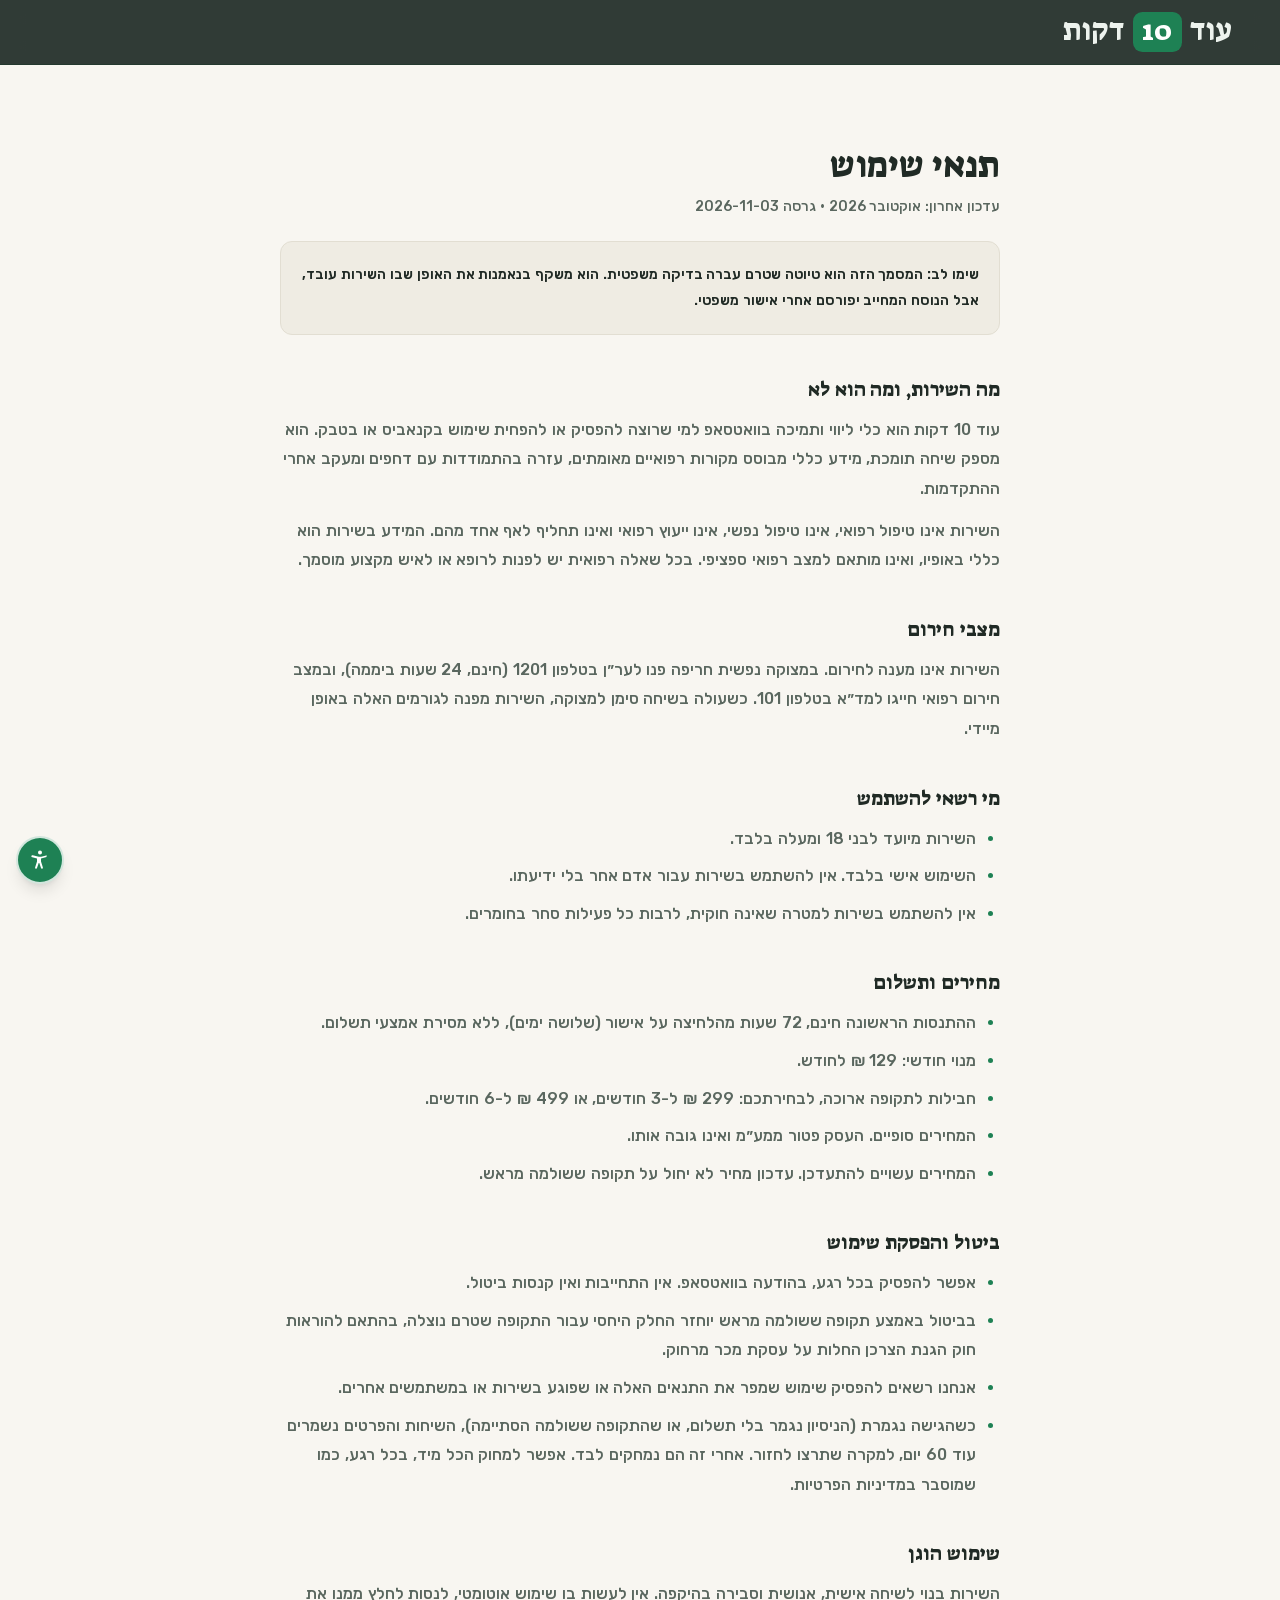
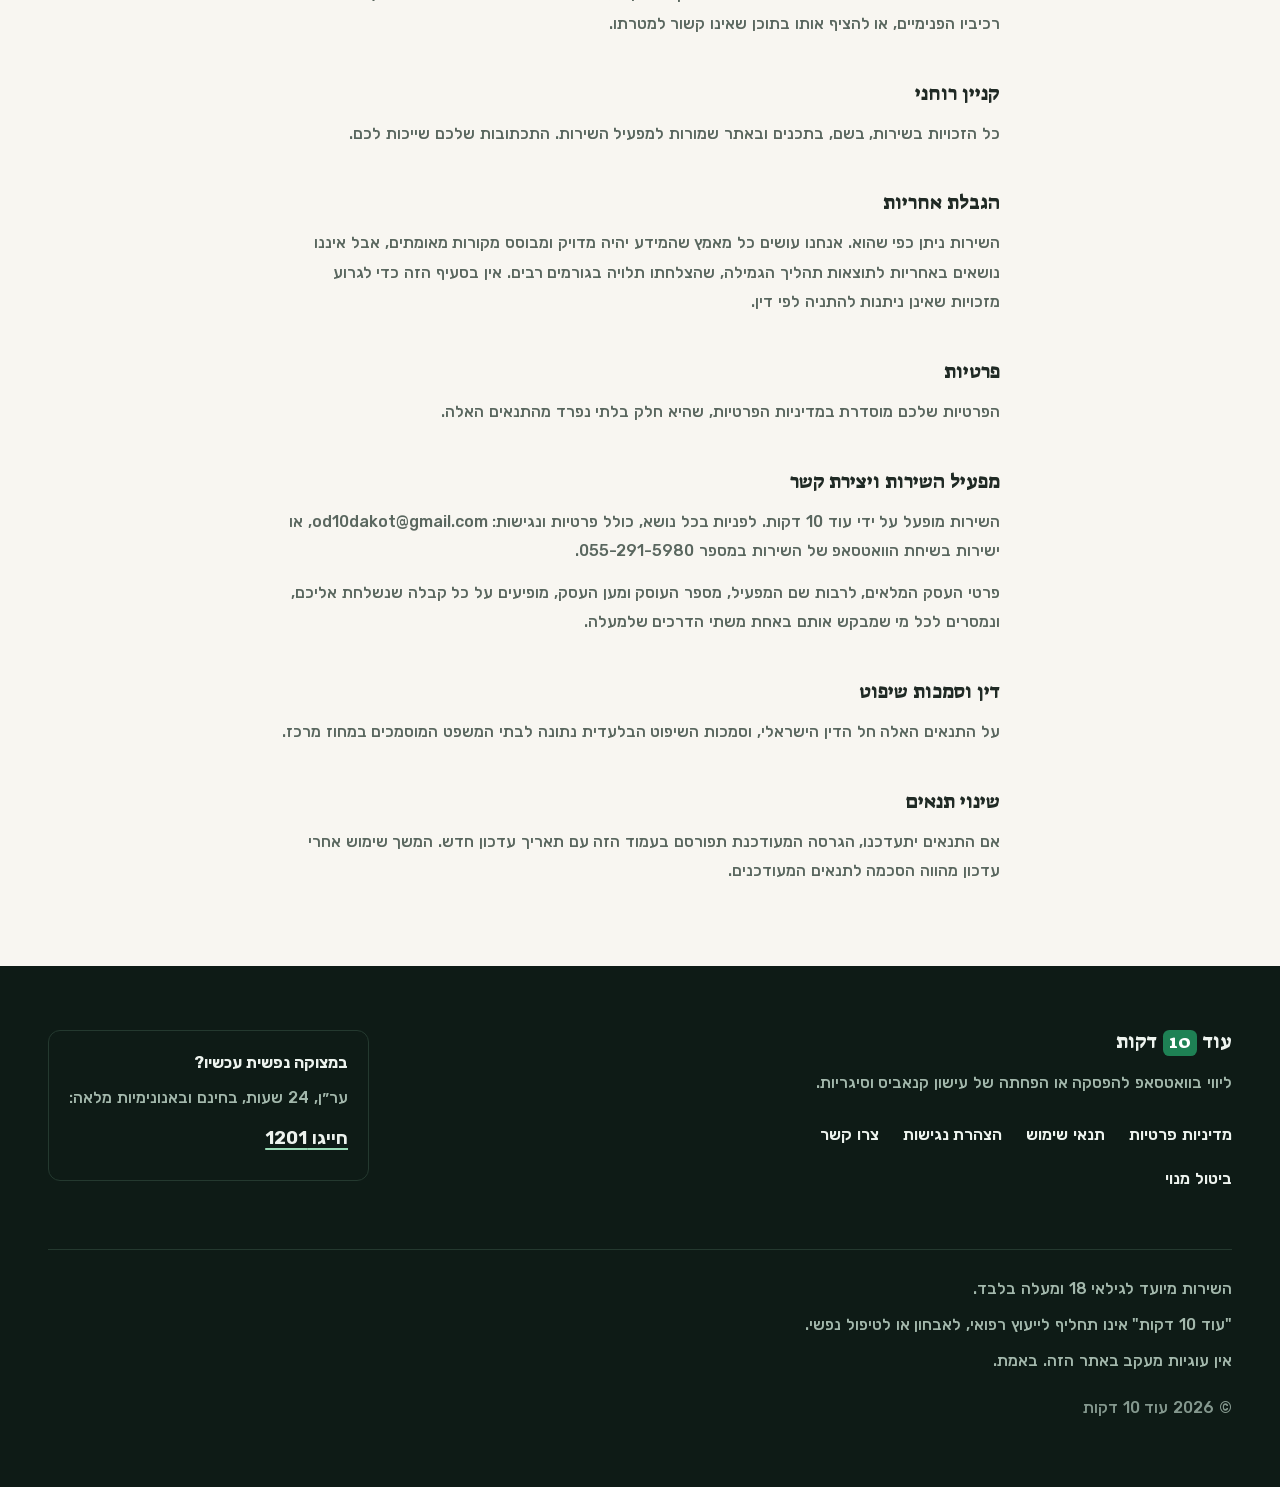
<file: terms/index.html>
<!DOCTYPE html><!--mamlzwaAjrdkeL1T51jls--><html lang="he" dir="rtl" class="__variable_bf21c0 __variable_140971"><head><meta charSet="utf-8"/><meta name="viewport" content="width=device-width, initial-scale=1"/><link rel="stylesheet" href="/_next/static/css/f6afb2f934657819.css" data-precedence="next"/><link rel="preload" as="script" fetchPriority="low" href="/_next/static/chunks/webpack-cab7c282a0cdb027.js"/><script src="/_next/static/chunks/4bd1b696-c023c6e3521b1417.js" async=""></script><script src="/_next/static/chunks/255-0e5ac6cd71b0e266.js" async=""></script><script src="/_next/static/chunks/main-app-56399e1a840329c0.js" async=""></script><script src="/_next/static/chunks/619-ba102abea3e3d0e4.js" async=""></script><script src="/_next/static/chunks/562-3a3d21e28980e151.js" async=""></script><script src="/_next/static/chunks/app/page-d8e3270e69fe8f1e.js" async=""></script><script src="/_next/static/chunks/app/terms/page-56b4dbbb59cc806d.js" async=""></script><script src="/_next/static/chunks/app/layout-c900b535f5675c39.js" async=""></script><meta name="theme-color" content="#0e1b16"/><title>תנאי שימוש | עוד 10 דקות</title><meta name="description" content="תנאי השימוש של עוד 10 דקות: מהות השירות, גיל מינימום 18, מחירים ומדיניות ביטול, והבהרה שהשירות אינו תחליף לטיפול רפואי."/><meta name="application-name" content="עוד 10 דקות"/><meta name="robots" content="index, follow"/><link rel="canonical" href="https://od10dakot.co.il/terms/"/><meta property="og:title" content="תנאי שימוש | עוד 10 דקות"/><meta property="og:description" content="תנאי השימוש של עוד 10 דקות: מהות השירות, גיל מינימום 18, מחירים ומדיניות ביטול, והבהרה שהשירות אינו תחליף לטיפול רפואי."/><meta property="og:url" content="https://od10dakot.co.il/terms/"/><meta property="og:site_name" content="עוד 10 דקות"/><meta property="og:locale" content="he_IL"/><meta property="og:image" content="https://od10dakot.co.il/og.png"/><meta property="og:image:width" content="1200"/><meta property="og:image:height" content="630"/><meta property="og:image:alt" content="עוד 10 דקות — ליווי אישי בוואטסאפ לגמילה מקנאביס וטבק"/><meta property="og:type" content="website"/><meta name="twitter:card" content="summary_large_image"/><meta name="twitter:title" content="תנאי שימוש | עוד 10 דקות"/><meta name="twitter:description" content="תנאי השימוש של עוד 10 דקות: מהות השירות, גיל מינימום 18, מחירים ומדיניות ביטול, והבהרה שהשירות אינו תחליף לטיפול רפואי."/><meta name="twitter:image" content="https://od10dakot.co.il/og.png"/><meta name="twitter:image:alt" content="עוד 10 דקות — ליווי אישי בוואטסאפ לגמילה מקנאביס וטבק"/><link rel="icon" href="/favicon.ico" type="image/x-icon" sizes="16x16"/><link rel="icon" href="/icon.svg?0298f5da7a929475" type="image/svg+xml" sizes="any"/><link rel="apple-touch-icon" href="/apple-icon.png?eac1f3dee1081bd2" type="image/png" sizes="180x180"/><script>(function(){var p=location.pathname;if(p!=="/"&&p!=="/index.html")return;var d=document.documentElement,q=false;try{q=window.matchMedia("(prefers-reduced-motion: reduce)").matches;var a=JSON.parse(localStorage.getItem("od10-a11y")||"null");if(a&&a.motion===true)q=true}catch(e){}d.className+=q?" no-smoke":" smoke-active"})();</script><script src="/_next/static/chunks/polyfills-42372ed130431b0a.js" noModule=""></script></head><body class="bg-paper text-ink font-body"><div hidden=""><!--$--><!--/$--></div><header class="on-night sticky top-0 z-50 border-b border-night-line bg-night/85 backdrop-blur-md"><a href="#main" class="sr-only focus:not-sr-only focus:absolute focus:top-2 focus:start-2 focus:z-50 focus:rounded-full focus:bg-green focus:px-4 focus:py-2 focus:text-white">דילוג לתוכן</a><div class="shell flex h-16 items-center justify-between"><a class="inline-flex min-h-11 items-center text-2xl text-fog transition-opacity duration-150 ease-out hover:opacity-80 lg:text-3xl" aria-label="עוד 10 דקות, לעמוד הבית" href="/"><span class="font-display inline-flex items-baseline gap-[0.28em] leading-none whitespace-nowrap "><span>עוד</span><span class="badge-10">10</span><span>דקות</span></span></a><div class="flex items-center gap-2"></div></div></header><main id="main" class="bg-paper"><article class="mx-auto max-w-3xl px-4 py-14 sm:px-6 lg:py-20"><h1 class="text-[1.6rem] sm:text-4xl">תנאי שימוש</h1><p class="mt-3 text-sm text-ink-soft">עדכון אחרון: <!-- -->אוקטובר 2026<!-- --> · גרסה <!-- -->2026-11-03</p><p class="mt-6 rounded-xl border border-line bg-paper-deep p-5 text-sm font-semibold leading-[1.85] text-ink">שימו לב: המסמך הזה הוא טיוטה שטרם עברה בדיקה משפטית. הוא משקף בנאמנות את האופן שבו השירות עובד, אבל הנוסח המחייב יפורסם אחרי אישור משפטי.</p><section class="mt-10"><h2 class="text-xl">מה השירות, ומה הוא לא</h2><p class="mt-3 leading-[1.85] text-ink-soft">עוד 10 דקות הוא כלי ליווי ותמיכה בוואטסאפ למי שרוצה להפסיק או להפחית שימוש בקנאביס או בטבק. הוא מספק שיחה תומכת, מידע כללי מבוסס מקורות רפואיים מאומתים, עזרה בהתמודדות עם דחפים ומעקב אחרי ההתקדמות.</p><p class="mt-3 leading-[1.85] text-ink-soft">השירות אינו טיפול רפואי, אינו טיפול נפשי, אינו ייעוץ רפואי ואינו תחליף לאף אחד מהם. המידע בשירות הוא כללי באופיו, ואינו מותאם למצב רפואי ספציפי. בכל שאלה רפואית יש לפנות לרופא או לאיש מקצוע מוסמך.</p></section><section class="mt-10"><h2 class="text-xl">מצבי חירום</h2><p class="mt-3 leading-[1.85] text-ink-soft">השירות אינו מענה לחירום. במצוקה נפשית חריפה פנו לער״ן בטלפון 1201 (חינם, 24 שעות ביממה), ובמצב חירום רפואי חייגו למד״א בטלפון 101. כשעולה בשיחה סימן למצוקה, השירות מפנה לגורמים האלה באופן מיידי.</p></section><section class="mt-10"><h2 class="text-xl">מי רשאי להשתמש</h2><ul class="mt-3 list-disc space-y-2 ps-6 leading-[1.85] text-ink-soft marker:text-green"><li>השירות מיועד לבני 18 ומעלה בלבד.</li><li>השימוש אישי בלבד. אין להשתמש בשירות עבור אדם אחר בלי ידיעתו.</li><li>אין להשתמש בשירות למטרה שאינה חוקית, לרבות כל פעילות סחר בחומרים.</li></ul></section><section class="mt-10"><h2 class="text-xl">מחירים ותשלום</h2><ul class="mt-3 list-disc space-y-2 ps-6 leading-[1.85] text-ink-soft marker:text-green"><li>ההתנסות הראשונה חינם, 72 שעות מהלחיצה על אישור (שלושה ימים), ללא מסירת אמצעי תשלום.</li><li>מנוי חודשי: 129 ₪ לחודש.</li><li>חבילות לתקופה ארוכה, לבחירתכם: 299 ₪ ל-3 חודשים, או 499 ₪ ל-6 חודשים.</li><li>המחירים סופיים. העסק פטור ממע״מ ואינו גובה אותו.</li><li>המחירים עשויים להתעדכן. עדכון מחיר לא יחול על תקופה ששולמה מראש.</li></ul></section><section class="mt-10"><h2 class="text-xl">ביטול והפסקת שימוש</h2><ul class="mt-3 list-disc space-y-2 ps-6 leading-[1.85] text-ink-soft marker:text-green"><li>אפשר להפסיק בכל רגע, בהודעה בוואטסאפ. אין התחייבות ואין קנסות ביטול.</li><li>בביטול באמצע תקופה ששולמה מראש יוחזר החלק היחסי עבור התקופה שטרם נוצלה, בהתאם להוראות חוק הגנת הצרכן החלות על עסקת מכר מרחוק.</li><li>אנחנו רשאים להפסיק שימוש שמפר את התנאים האלה או שפוגע בשירות או במשתמשים אחרים.</li><li>כשהגישה נגמרת (הניסיון נגמר בלי תשלום, או שהתקופה ששולמה הסתיימה), השיחות והפרטים נשמרים עוד 60 יום, למקרה שתרצו לחזור. אחרי זה הם נמחקים לבד. אפשר למחוק הכל מיד, בכל רגע, כמו שמוסבר במדיניות הפרטיות.</li></ul></section><section class="mt-10"><h2 class="text-xl">שימוש הוגן</h2><p class="mt-3 leading-[1.85] text-ink-soft">השירות בנוי לשיחה אישית, אנושית וסבירה בהיקפה. אין לעשות בו שימוש אוטומטי, לנסות לחלץ ממנו את רכיביו הפנימיים, או להציף אותו בתוכן שאינו קשור למטרתו.</p></section><section class="mt-10"><h2 class="text-xl">קניין רוחני</h2><p class="mt-3 leading-[1.85] text-ink-soft">כל הזכויות בשירות, בשם, בתכנים ובאתר שמורות למפעיל השירות. התכתובות שלכם שייכות לכם.</p></section><section class="mt-10"><h2 class="text-xl">הגבלת אחריות</h2><p class="mt-3 leading-[1.85] text-ink-soft">השירות ניתן כפי שהוא. אנחנו עושים כל מאמץ שהמידע יהיה מדויק ומבוסס מקורות מאומתים, אבל איננו נושאים באחריות לתוצאות תהליך הגמילה, שהצלחתו תלויה בגורמים רבים. אין בסעיף הזה כדי לגרוע מזכויות שאינן ניתנות להתניה לפי דין.</p></section><section class="mt-10"><h2 class="text-xl">פרטיות</h2><p class="mt-3 leading-[1.85] text-ink-soft">הפרטיות שלכם מוסדרת במדיניות הפרטיות, שהיא חלק בלתי נפרד מהתנאים האלה.</p></section><section class="mt-10"><h2 class="text-xl">מפעיל השירות ויצירת קשר</h2><p class="mt-3 leading-[1.85] text-ink-soft">השירות מופעל על ידי עוד 10 דקות. לפניות בכל נושא, כולל פרטיות ונגישות: od10dakot@gmail.com, או ישירות בשיחת הוואטסאפ של השירות במספר 055-291-5980.</p><p class="mt-3 leading-[1.85] text-ink-soft">פרטי העסק המלאים, לרבות שם המפעיל, מספר העוסק ומען העסק, מופיעים על כל קבלה שנשלחת אליכם, ונמסרים לכל מי שמבקש אותם באחת משתי הדרכים שלמעלה.</p></section><section class="mt-10"><h2 class="text-xl">דין וסמכות שיפוט</h2><p class="mt-3 leading-[1.85] text-ink-soft">על התנאים האלה חל הדין הישראלי, וסמכות השיפוט הבלעדית נתונה לבתי המשפט המוסמכים במחוז מרכז.</p></section><section class="mt-10"><h2 class="text-xl">שינוי תנאים</h2><p class="mt-3 leading-[1.85] text-ink-soft">אם התנאים יתעדכנו, הגרסה המעודכנת תפורסם בעמוד הזה עם תאריך עדכון חדש. המשך שימוש אחרי עדכון מהווה הסכמה לתנאים המעודכנים.</p></section></article></main><footer class="on-night bg-night py-12 text-sm text-fog-soft lg:py-16 lg:text-base"><div class="shell"><div class="flex flex-col gap-10 lg:flex-row lg:items-start lg:justify-between"><div class="max-w-sm lg:max-w-md 2xl:max-w-xl"><span class="font-display inline-flex items-baseline gap-[0.28em] leading-none whitespace-nowrap text-xl text-fog"><span>עוד</span><span class="badge-10">10</span><span>דקות</span></span><p class="mt-3 leading-[1.85]">ליווי בוואטסאפ להפסקה או הפחתה של עישון קנאביס וסיגריות.</p><nav aria-label="קישורים משפטיים" class="mt-4 flex flex-wrap gap-x-6"><a class="inline-flex min-h-11 items-center font-semibold text-fog transition-colors duration-150 ease-out hover:text-green-soft" href="/privacy/">מדיניות פרטיות</a><a class="inline-flex min-h-11 items-center font-semibold text-fog transition-colors duration-150 ease-out hover:text-green-soft" href="/terms/">תנאי שימוש</a><a class="inline-flex min-h-11 items-center font-semibold text-fog transition-colors duration-150 ease-out hover:text-green-soft" href="/accessibility/">הצהרת נגישות</a><a href="mailto:od10dakot@gmail.com?subject=%D7%A4%D7%A0%D7%99%D7%99%D7%94%20%D7%9E%D7%94%D7%90%D7%AA%D7%A8" class="inline-flex min-h-11 items-center font-semibold text-fog transition-colors duration-150 ease-out hover:text-green-soft">צרו קשר</a><a class="inline-flex min-h-11 items-center font-semibold text-fog transition-colors duration-150 ease-out hover:text-green-soft" href="/cancel/">ביטול מנוי</a></nav></div><div class="max-w-sm rounded-xl border border-night-line p-5 lg:max-w-md 2xl:max-w-lg 2xl:p-7"><p class="font-bold text-fog">במצוקה נפשית עכשיו?</p><p class="mt-2 leading-[1.85]">ער״ן, 24 שעות, בחינם ובאנונימיות מלאה:</p><a href="tel:1201" class="mt-1 inline-flex min-h-11 items-center text-lg font-bold text-fog underline decoration-green-soft decoration-2 underline-offset-4 transition-colors duration-150 ease-out hover:text-green-soft">חייגו 1201</a></div></div><div class="mt-12 flex flex-col gap-1.5 border-t border-night-line pt-6 leading-[1.85]"><p>השירות מיועד לגילאי 18 ומעלה בלבד.</p><p>&quot;עוד 10 דקות&quot; אינו תחליף לייעוץ רפואי, לאבחון או לטיפול נפשי.</p><p>אין עוגיות מעקב באתר הזה. באמת.</p><p class="mt-3 text-fog-soft/80">© 2026 עוד 10 דקות</p></div></div></footer><!--$--><!--/$--><div class="fixed bottom-4 end-4 z-[60]"><button type="button" aria-label="תפריט נגישות" aria-expanded="false" aria-controls="a11y-menu" class="grid size-12 place-items-center rounded-full border-2 border-white/80 bg-green text-white shadow-lg transition-colors duration-150 ease-out hover:bg-green-deep"><svg viewBox="0 0 24 24" fill="currentColor" aria-hidden="true" class="size-6"><path d="M12 2.5a2 2 0 1 0 0 4 2 2 0 0 0 0-4Zm7.2 4.8-5 1.2a9.6 9.6 0 0 1-4.4 0l-5-1.2a1 1 0 1 0-.5 1.9l4.7 1.2v3l-1.9 6.1a1 1 0 0 0 1.9.6l1.7-5h.6l1.7 5a1 1 0 0 0 1.9-.6l-1.9-6.1v-3l4.7-1.2a1 1 0 1 0-.5-1.9Z"></path></svg></button></div><script src="/_next/static/chunks/webpack-cab7c282a0cdb027.js" id="_R_" async=""></script><script>(self.__next_f=self.__next_f||[]).push([0])</script><script>self.__next_f.push([1,"1:\"$Sreact.fragment\"\n2:I[2789,[\"619\",\"static/chunks/619-ba102abea3e3d0e4.js\",\"562\",\"static/chunks/562-3a3d21e28980e151.js\",\"974\",\"static/chunks/app/page-d8e3270e69fe8f1e.js\"],\"SMOKE_EARLY_SCRIPT\"]\n3:I[9766,[],\"\"]\n4:I[8924,[],\"\"]\n5:I[7562,[\"619\",\"static/chunks/619-ba102abea3e3d0e4.js\",\"562\",\"static/chunks/562-3a3d21e28980e151.js\",\"66\",\"static/chunks/app/terms/page-56b4dbbb59cc806d.js\"],\"default\"]\n6:I[2619,[\"619\",\"static/chunks/619-ba102abea3e3d0e4.js\",\"562\",\"static/chunks/562-3a3d21e28980e151.js\",\"66\",\"static/chunks/app/terms/page-56b4dbbb59cc806d.js\"],\"\"]\n11:I[7150,[],\"\"]\n:HL[\"/_next/static/css/f6afb2f934657819.css\",\"style\"]\n"])</script><script>self.__next_f.push([1,"0:{\"P\":null,\"b\":\"mamlzwaAjrdkeL1T51jls\",\"p\":\"\",\"c\":[\"\",\"terms\",\"\"],\"i\":false,\"f\":[[[\"\",{\"children\":[\"terms\",{\"children\":[\"__PAGE__\",{}]}]},\"$undefined\",\"$undefined\",true],[\"\",[\"$\",\"$1\",\"c\",{\"children\":[[[\"$\",\"link\",\"0\",{\"rel\":\"stylesheet\",\"href\":\"/_next/static/css/f6afb2f934657819.css\",\"precedence\":\"next\",\"crossOrigin\":\"$undefined\",\"nonce\":\"$undefined\"}]],[\"$\",\"html\",null,{\"lang\":\"he\",\"dir\":\"rtl\",\"className\":\"__variable_bf21c0 __variable_140971\",\"suppressHydrationWarning\":true,\"children\":[[\"$\",\"head\",null,{\"children\":[\"$\",\"script\",null,{\"dangerouslySetInnerHTML\":{\"__html\":\"$2\"}}]}],[\"$\",\"body\",null,{\"className\":\"bg-paper text-ink font-body\",\"children\":[[\"$\",\"$L3\",null,{\"parallelRouterKey\":\"children\",\"error\":\"$undefined\",\"errorStyles\":\"$undefined\",\"errorScripts\":\"$undefined\",\"template\":[\"$\",\"$L4\",null,{}],\"templateStyles\":\"$undefined\",\"templateScripts\":\"$undefined\",\"notFound\":[[[\"$\",\"$L5\",null,{}],[\"$\",\"main\",null,{\"id\":\"main\",\"className\":\"bg-paper\",\"children\":[\"$\",\"div\",null,{\"className\":\"shell flex flex-col items-start py-24 lg:py-32\",\"children\":[[\"$\",\"p\",null,{\"className\":\"text-sm font-semibold text-green-deep\",\"children\":\"404\"}],[\"$\",\"h1\",null,{\"className\":\"mt-3 text-3xl sm:text-4xl\",\"children\":\"העמוד הזה לא קיים. הדחף לסגור את הטאב, לעומת זאת, יעבור.\"}],[\"$\",\"p\",null,{\"className\":\"mt-4 max-w-[50ch] leading-relaxed text-ink-soft\",\"children\":\"הקישור שהגעתם אליו לא נמצא. הכל טוב, כל מה שחשוב נמצא בעמוד הבית.\"}],[\"$\",\"$L6\",null,{\"href\":\"/\",\"className\":\"mt-8 inline-flex items-center justify-center rounded-full bg-green px-7 py-3.5 text-lg font-bold text-white transition-colors duration-150 ease-out hover:bg-green-deep\",\"children\":\"חזרה לעמוד הבית\"}]]}]}],[\"$\",\"footer\",null,{\"className\":\"on-night bg-night py-12 text-sm text-fog-soft lg:py-16 lg:text-base\",\"children\":[\"$\",\"div\",null,{\"className\":\"shell\",\"children\":[[\"$\",\"div\",null,{\"className\":\"flex flex-col gap-10 lg:flex-row lg:items-start lg:justify-between\",\"children\":[[\"$\",\"div\",null,{\"className\":\"max-w-sm lg:max-w-md 2xl:max-w-xl\",\"children\":[[\"$\",\"span\",null,{\"className\":\"font-display inline-flex items-baseline gap-[0.28em] leading-none whitespace-nowrap text-xl text-fog\",\"children\":[[\"$\",\"span\",null,{\"children\":\"עוד\"}],[\"$\",\"span\",null,{\"className\":\"badge-10\",\"children\":\"10\"}],[\"$\",\"span\",null,{\"children\":\"דקות\"}]]}],[\"$\",\"p\",null,{\"className\":\"mt-3 leading-[1.85]\",\"children\":\"ליווי בוואטסאפ להפסקה או הפחתה של עישון קנאביס וסיגריות.\"}],[\"$\",\"nav\",null,{\"aria-label\":\"קישורים משפטיים\",\"className\":\"mt-4 flex flex-wrap gap-x-6\",\"children\":[[\"$\",\"$L6\",null,{\"href\":\"/privacy/\",\"className\":\"inline-flex min-h-11 items-center font-semibold text-fog transition-colors duration-150 ease-out hover:text-green-soft\",\"children\":\"מדיניות פרטיות\"}],[\"$\",\"$L6\",null,{\"href\":\"/terms/\",\"className\":\"inline-flex min-h-11 items-center font-semibold text-fog transition-colors duration-150 ease-out hover:text-green-soft\",\"children\":\"תנאי שימוש\"}],[\"$\",\"$L6\",null,{\"href\":\"/accessibility/\",\"className\":\"inline-flex min-h-11 items-center font-semibold text-fog transition-colors duration-150 ease-out hover:text-green-soft\",\"children\":\"הצהרת נגישות\"}],[\"$\",\"a\",null,{\"href\":\"mailto:od10dakot@gmail.com?subject=%D7%A4%D7%A0%D7%99%D7%99%D7%94%20%D7%9E%D7%94%D7%90%D7%AA%D7%A8\",\"className\":\"inline-flex min-h-11 items-center font-semibold text-fog transition-colors duration-150 ease-out hover:text-green-soft\",\"children\":\"צרו קשר\"}],[\"$\",\"$L6\",null,{\"href\":\"/cancel/\",\"className\":\"inline-flex min-h-11 items-center font-semibold text-fog transition-colors duration-150 ease-out hover:text-green-soft\",\"children\":\"ביטול מנוי\"}]]}]]}],[\"$\",\"div\",null,{\"className\":\"max-w-sm rounded-xl border border-night-line p-5 lg:max-w-md 2xl:max-w-lg 2xl:p-7\",\"children\":[[\"$\",\"p\",null,{\"className\":\"font-bold text-fog\",\"children\":\"במצוקה נפשית עכשיו?\"}],[\"$\",\"p\",null,{\"className\":\"mt-2 leading-[1.85]\",\"children\":\"ער״ן, 24 שעות, בחינם ובאנונימיות מלאה:\"}],[\"$\",\"a\",null,{\"href\":\"tel:1201\",\"className\":\"mt-1 inline-flex min-h-11 items-center text-lg font-bold text-fog underline decoration-green-soft decoration-2 underline-offset-4 transition-colors duration-150 ease-out hover:text-green-soft\",\"children\":\"חייגו 1201\"}]]}]]}],[\"$\",\"div\",null,{\"className\":\"mt-12 flex flex-col gap-1.5 border-t border-night-line pt-6 leading-[1.85]\",\"children\":[\"$L7\",\"$L8\",\"$L9\",\"$La\"]}]]}]}]],[]],\"forbidden\":\"$undefined\",\"unauthorized\":\"$undefined\"}],\"$Lb\",\"$Lc\",\"$Ld\"]}]]}]]}],{\"children\":[\"terms\",\"$Le\",{\"children\":[\"__PAGE__\",\"$Lf\",{},null,false]},null,false]},null,false],\"$L10\",false]],\"m\":\"$undefined\",\"G\":[\"$11\",[]],\"s\":false,\"S\":true}\n"])</script><script>self.__next_f.push([1,"12:I[4034,[\"619\",\"static/chunks/619-ba102abea3e3d0e4.js\",\"177\",\"static/chunks/app/layout-c900b535f5675c39.js\"],\"default\"]\n13:I[2676,[\"619\",\"static/chunks/619-ba102abea3e3d0e4.js\",\"177\",\"static/chunks/app/layout-c900b535f5675c39.js\"],\"default\"]\n20:I[4431,[],\"ViewportBoundary\"]\n22:I[4431,[],\"MetadataBoundary\"]\n23:\"$Sreact.suspense\"\n7:[\"$\",\"p\",null,{\"children\":\"השירות מיועד לגילאי 18 ומעלה בלבד.\"}]\n8:[\"$\",\"p\",null,{\"children\":\"\\\"עוד 10 דקות\\\" אינו תחליף לייעוץ רפואי, לאבחון או לטיפול נפשי.\"}]\n9:[\"$\",\"p\",null,{\"children\":\"אין עוגיות מעקב באתר הזה. באמת.\"}]\na:[\"$\",\"p\",null,{\"className\":\"mt-3 text-fog-soft/80\",\"children\":\"© 2026 עוד 10 דקות\"}]\nb:[\"$\",\"$L12\",null,{}]\nc:[\"$\",\"$L13\",null,{}]\nd:null\ne:[\"$\",\"$1\",\"c\",{\"children\":[null,[\"$\",\"$L3\",null,{\"parallelRouterKey\":\"children\",\"error\":\"$undefined\",\"errorStyles\":\"$undefined\",\"errorScripts\":\"$undefined\",\"template\":[\"$\",\"$L4\",null,{}],\"templateStyles\":\"$undefined\",\"templateScripts\":\"$undefined\",\"notFound\":\"$undefined\",\"forbidden\":\"$undefined\",\"unauthorized\":\"$undefined\"}]]}]\n"])</script><script>self.__next_f.push([1,"f:[\"$\",\"$1\",\"c\",{\"children\":[[[\"$\",\"$L5\",null,{}],[\"$\",\"main\",null,{\"id\":\"main\",\"className\":\"bg-paper\",\"children\":[\"$\",\"article\",null,{\"className\":\"mx-auto max-w-3xl px-4 py-14 sm:px-6 lg:py-20\",\"children\":[[\"$\",\"h1\",null,{\"className\":\"text-[1.6rem] sm:text-4xl\",\"children\":\"תנאי שימוש\"}],[\"$\",\"p\",null,{\"className\":\"mt-3 text-sm text-ink-soft\",\"children\":[\"עדכון אחרון: \",\"אוקטובר 2026\",\" · גרסה \",\"2026-11-03\"]}],[\"$\",\"p\",null,{\"className\":\"mt-6 rounded-xl border border-line bg-paper-deep p-5 text-sm font-semibold leading-[1.85] text-ink\",\"children\":\"שימו לב: המסמך הזה הוא טיוטה שטרם עברה בדיקה משפטית. הוא משקף בנאמנות את האופן שבו השירות עובד, אבל הנוסח המחייב יפורסם אחרי אישור משפטי.\"}],[[\"$\",\"section\",\"מה השירות, ומה הוא לא\",{\"className\":\"mt-10\",\"children\":[[\"$\",\"h2\",null,{\"className\":\"text-xl\",\"children\":\"מה השירות, ומה הוא לא\"}],[[\"$\",\"p\",\"עוד 10 דקות הוא כלי ליווי ותמיכה בוואטסאפ למי שרוצה להפסיק או להפחית שימוש בקנאביס או בטבק. הוא מספק שיחה תומכת, מידע כללי מבוסס מקורות רפואיים מאומתים, עזרה בהתמודדות עם דחפים ומעקב אחרי ההתקדמות.\",{\"className\":\"mt-3 leading-[1.85] text-ink-soft\",\"children\":\"עוד 10 דקות הוא כלי ליווי ותמיכה בוואטסאפ למי שרוצה להפסיק או להפחית שימוש בקנאביס או בטבק. הוא מספק שיחה תומכת, מידע כללי מבוסס מקורות רפואיים מאומתים, עזרה בהתמודדות עם דחפים ומעקב אחרי ההתקדמות.\"}],[\"$\",\"p\",\"השירות אינו טיפול רפואי, אינו טיפול נפשי, אינו ייעוץ רפואי ואינו תחליף לאף אחד מהם. המידע בשירות הוא כללי באופיו, ואינו מותאם למצב רפואי ספציפי. בכל שאלה רפואית יש לפנות לרופא או לאיש מקצוע מוסמך.\",{\"className\":\"mt-3 leading-[1.85] text-ink-soft\",\"children\":\"השירות אינו טיפול רפואי, אינו טיפול נפשי, אינו ייעוץ רפואי ואינו תחליף לאף אחד מהם. המידע בשירות הוא כללי באופיו, ואינו מותאם למצב רפואי ספציפי. בכל שאלה רפואית יש לפנות לרופא או לאיש מקצוע מוסמך.\"}]],\"$undefined\"]}],[\"$\",\"section\",\"מצבי חירום\",{\"className\":\"mt-10\",\"children\":[[\"$\",\"h2\",null,{\"className\":\"text-xl\",\"children\":\"מצבי חירום\"}],[[\"$\",\"p\",\"השירות אינו מענה לחירום. במצוקה נפשית חריפה פנו לער״ן בטלפון 1201 (חינם, 24 שעות ביממה), ובמצב חירום רפואי חייגו למד״א בטלפון 101. כשעולה בשיחה סימן למצוקה, השירות מפנה לגורמים האלה באופן מיידי.\",{\"className\":\"mt-3 leading-[1.85] text-ink-soft\",\"children\":\"השירות אינו מענה לחירום. במצוקה נפשית חריפה פנו לער״ן בטלפון 1201 (חינם, 24 שעות ביממה), ובמצב חירום רפואי חייגו למד״א בטלפון 101. כשעולה בשיחה סימן למצוקה, השירות מפנה לגורמים האלה באופן מיידי.\"}]],\"$undefined\"]}],[\"$\",\"section\",\"מי רשאי להשתמש\",{\"className\":\"mt-10\",\"children\":[[\"$\",\"h2\",null,{\"className\":\"text-xl\",\"children\":\"מי רשאי להשתמש\"}],\"$undefined\",[\"$\",\"ul\",null,{\"className\":\"mt-3 list-disc space-y-2 ps-6 leading-[1.85] text-ink-soft marker:text-green\",\"children\":[[\"$\",\"li\",\"השירות מיועד לבני 18 ומעלה בלבד.\",{\"children\":\"השירות מיועד לבני 18 ומעלה בלבד.\"}],[\"$\",\"li\",\"השימוש אישי בלבד. אין להשתמש בשירות עבור אדם אחר בלי ידיעתו.\",{\"children\":\"השימוש אישי בלבד. אין להשתמש בשירות עבור אדם אחר בלי ידיעתו.\"}],[\"$\",\"li\",\"אין להשתמש בשירות למטרה שאינה חוקית, לרבות כל פעילות סחר בחומרים.\",{\"children\":\"אין להשתמש בשירות למטרה שאינה חוקית, לרבות כל פעילות סחר בחומרים.\"}]]}]]}],[\"$\",\"section\",\"מחירים ותשלום\",{\"className\":\"mt-10\",\"children\":[[\"$\",\"h2\",null,{\"className\":\"text-xl\",\"children\":\"מחירים ותשלום\"}],\"$undefined\",[\"$\",\"ul\",null,{\"className\":\"mt-3 list-disc space-y-2 ps-6 leading-[1.85] text-ink-soft marker:text-green\",\"children\":[[\"$\",\"li\",\"ההתנסות הראשונה חינם, 72 שעות מהלחיצה על אישור (שלושה ימים), ללא מסירת אמצעי תשלום.\",{\"children\":\"ההתנסות הראשונה חינם, 72 שעות מהלחיצה על אישור (שלושה ימים), ללא מסירת אמצעי תשלום.\"}],[\"$\",\"li\",\"מנוי חודשי: 129 ₪ לחודש.\",{\"children\":\"מנוי חודשי: 129 ₪ לחודש.\"}],[\"$\",\"li\",\"חבילות לתקופה ארוכה, לבחירתכם: 299 ₪ ל-3 חודשים, או 499 ₪ ל-6 חודשים.\",{\"children\":\"חבילות לתקופה ארוכה, לבחירתכם: 299 ₪ ל-3 חודשים, או 499 ₪ ל-6 חודשים.\"}],\"$L14\",\"$L15\"]}]]}],\"$L16\",\"$L17\",\"$L18\",\"$L19\",\"$L1a\",\"$L1b\",\"$L1c\",\"$L1d\"]]}]}],\"$L1e\"],null,\"$L1f\"]}]\n"])</script><script>self.__next_f.push([1,"10:[\"$\",\"$1\",\"h\",{\"children\":[null,[[\"$\",\"$L20\",null,{\"children\":\"$L21\"}],null],[\"$\",\"$L22\",null,{\"children\":[\"$\",\"div\",null,{\"hidden\":true,\"children\":[\"$\",\"$23\",null,{\"fallback\":null,\"children\":\"$L24\"}]}]}]]}]\n"])</script><script>self.__next_f.push([1,"25:I[4431,[],\"OutletBoundary\"]\n27:I[5278,[],\"AsyncMetadataOutlet\"]\n14:[\"$\",\"li\",\"המחירים סופיים. העסק פטור ממע״מ ואינו גובה אותו.\",{\"children\":\"המחירים סופיים. העסק פטור ממע״מ ואינו גובה אותו.\"}]\n15:[\"$\",\"li\",\"המחירים עשויים להתעדכן. עדכון מחיר לא יחול על תקופה ששולמה מראש.\",{\"children\":\"המחירים עשויים להתעדכן. עדכון מחיר לא יחול על תקופה ששולמה מראש.\"}]\n"])</script><script>self.__next_f.push([1,"16:[\"$\",\"section\",\"ביטול והפסקת שימוש\",{\"className\":\"mt-10\",\"children\":[[\"$\",\"h2\",null,{\"className\":\"text-xl\",\"children\":\"ביטול והפסקת שימוש\"}],\"$undefined\",[\"$\",\"ul\",null,{\"className\":\"mt-3 list-disc space-y-2 ps-6 leading-[1.85] text-ink-soft marker:text-green\",\"children\":[[\"$\",\"li\",\"אפשר להפסיק בכל רגע, בהודעה בוואטסאפ. אין התחייבות ואין קנסות ביטול.\",{\"children\":\"אפשר להפסיק בכל רגע, בהודעה בוואטסאפ. אין התחייבות ואין קנסות ביטול.\"}],[\"$\",\"li\",\"בביטול באמצע תקופה ששולמה מראש יוחזר החלק היחסי עבור התקופה שטרם נוצלה, בהתאם להוראות חוק הגנת הצרכן החלות על עסקת מכר מרחוק.\",{\"children\":\"בביטול באמצע תקופה ששולמה מראש יוחזר החלק היחסי עבור התקופה שטרם נוצלה, בהתאם להוראות חוק הגנת הצרכן החלות על עסקת מכר מרחוק.\"}],[\"$\",\"li\",\"אנחנו רשאים להפסיק שימוש שמפר את התנאים האלה או שפוגע בשירות או במשתמשים אחרים.\",{\"children\":\"אנחנו רשאים להפסיק שימוש שמפר את התנאים האלה או שפוגע בשירות או במשתמשים אחרים.\"}],[\"$\",\"li\",\"כשהגישה נגמרת (הניסיון נגמר בלי תשלום, או שהתקופה ששולמה הסתיימה), השיחות והפרטים נשמרים עוד 60 יום, למקרה שתרצו לחזור. אחרי זה הם נמחקים לבד. אפשר למחוק הכל מיד, בכל רגע, כמו שמוסבר במדיניות הפרטיות.\",{\"children\":\"כשהגישה נגמרת (הניסיון נגמר בלי תשלום, או שהתקופה ששולמה הסתיימה), השיחות והפרטים נשמרים עוד 60 יום, למקרה שתרצו לחזור. אחרי זה הם נמחקים לבד. אפשר למחוק הכל מיד, בכל רגע, כמו שמוסבר במדיניות הפרטיות.\"}]]}]]}]\n"])</script><script>self.__next_f.push([1,"17:[\"$\",\"section\",\"שימוש הוגן\",{\"className\":\"mt-10\",\"children\":[[\"$\",\"h2\",null,{\"className\":\"text-xl\",\"children\":\"שימוש הוגן\"}],[[\"$\",\"p\",\"השירות בנוי לשיחה אישית, אנושית וסבירה בהיקפה. אין לעשות בו שימוש אוטומטי, לנסות לחלץ ממנו את רכיביו הפנימיים, או להציף אותו בתוכן שאינו קשור למטרתו.\",{\"className\":\"mt-3 leading-[1.85] text-ink-soft\",\"children\":\"השירות בנוי לשיחה אישית, אנושית וסבירה בהיקפה. אין לעשות בו שימוש אוטומטי, לנסות לחלץ ממנו את רכיביו הפנימיים, או להציף אותו בתוכן שאינו קשור למטרתו.\"}]],\"$undefined\"]}]\n18:[\"$\",\"section\",\"קניין רוחני\",{\"className\":\"mt-10\",\"children\":[[\"$\",\"h2\",null,{\"className\":\"text-xl\",\"children\":\"קניין רוחני\"}],[[\"$\",\"p\",\"כל הזכויות בשירות, בשם, בתכנים ובאתר שמורות למפעיל השירות. התכתובות שלכם שייכות לכם.\",{\"className\":\"mt-3 leading-[1.85] text-ink-soft\",\"children\":\"כל הזכויות בשירות, בשם, בתכנים ובאתר שמורות למפעיל השירות. התכתובות שלכם שייכות לכם.\"}]],\"$undefined\"]}]\n19:[\"$\",\"section\",\"הגבלת אחריות\",{\"className\":\"mt-10\",\"children\":[[\"$\",\"h2\",null,{\"className\":\"text-xl\",\"children\":\"הגבלת אחריות\"}],[[\"$\",\"p\",\"השירות ניתן כפי שהוא. אנחנו עושים כל מאמץ שהמידע יהיה מדויק ומבוסס מקורות מאומתים, אבל איננו נושאים באחריות לתוצאות תהליך הגמילה, שהצלחתו תלויה בגורמים רבים. אין בסעיף הזה כדי לגרוע מזכויות שאינן ניתנות להתניה לפי דין.\",{\"className\":\"mt-3 leading-[1.85] text-ink-soft\",\"children\":\"השירות ניתן כפי שהוא. אנחנו עושים כל מאמץ שהמידע יהיה"])</script><script>self.__next_f.push([1," מדויק ומבוסס מקורות מאומתים, אבל איננו נושאים באחריות לתוצאות תהליך הגמילה, שהצלחתו תלויה בגורמים רבים. אין בסעיף הזה כדי לגרוע מזכויות שאינן ניתנות להתניה לפי דין.\"}]],\"$undefined\"]}]\n1a:[\"$\",\"section\",\"פרטיות\",{\"className\":\"mt-10\",\"children\":[[\"$\",\"h2\",null,{\"className\":\"text-xl\",\"children\":\"פרטיות\"}],[[\"$\",\"p\",\"הפרטיות שלכם מוסדרת במדיניות הפרטיות, שהיא חלק בלתי נפרד מהתנאים האלה.\",{\"className\":\"mt-3 leading-[1.85] text-ink-soft\",\"children\":\"הפרטיות שלכם מוסדרת במדיניות הפרטיות, שהיא חלק בלתי נפרד מהתנאים האלה.\"}]],\"$undefined\"]}]\n"])</script><script>self.__next_f.push([1,"1b:[\"$\",\"section\",\"מפעיל השירות ויצירת קשר\",{\"className\":\"mt-10\",\"children\":[[\"$\",\"h2\",null,{\"className\":\"text-xl\",\"children\":\"מפעיל השירות ויצירת קשר\"}],[[\"$\",\"p\",\"השירות מופעל על ידי עוד 10 דקות. לפניות בכל נושא, כולל פרטיות ונגישות: od10dakot@gmail.com, או ישירות בשיחת הוואטסאפ של השירות במספר 055-291-5980.\",{\"className\":\"mt-3 leading-[1.85] text-ink-soft\",\"children\":\"השירות מופעל על ידי עוד 10 דקות. לפניות בכל נושא, כולל פרטיות ונגישות: od10dakot@gmail.com, או ישירות בשיחת הוואטסאפ של השירות במספר 055-291-5980.\"}],[\"$\",\"p\",\"פרטי העסק המלאים, לרבות שם המפעיל, מספר העוסק ומען העסק, מופיעים על כל קבלה שנשלחת אליכם, ונמסרים לכל מי שמבקש אותם באחת משתי הדרכים שלמעלה.\",{\"className\":\"mt-3 leading-[1.85] text-ink-soft\",\"children\":\"פרטי העסק המלאים, לרבות שם המפעיל, מספר העוסק ומען העסק, מופיעים על כל קבלה שנשלחת אליכם, ונמסרים לכל מי שמבקש אותם באחת משתי הדרכים שלמעלה.\"}]],\"$undefined\"]}]\n"])</script><script>self.__next_f.push([1,"1c:[\"$\",\"section\",\"דין וסמכות שיפוט\",{\"className\":\"mt-10\",\"children\":[[\"$\",\"h2\",null,{\"className\":\"text-xl\",\"children\":\"דין וסמכות שיפוט\"}],[[\"$\",\"p\",\"על התנאים האלה חל הדין הישראלי, וסמכות השיפוט הבלעדית נתונה לבתי המשפט המוסמכים במחוז מרכז.\",{\"className\":\"mt-3 leading-[1.85] text-ink-soft\",\"children\":\"על התנאים האלה חל הדין הישראלי, וסמכות השיפוט הבלעדית נתונה לבתי המשפט המוסמכים במחוז מרכז.\"}]],\"$undefined\"]}]\n1d:[\"$\",\"section\",\"שינוי תנאים\",{\"className\":\"mt-10\",\"children\":[[\"$\",\"h2\",null,{\"className\":\"text-xl\",\"children\":\"שינוי תנאים\"}],[[\"$\",\"p\",\"אם התנאים יתעדכנו, הגרסה המעודכנת תפורסם בעמוד הזה עם תאריך עדכון חדש. המשך שימוש אחרי עדכון מהווה הסכמה לתנאים המעודכנים.\",{\"className\":\"mt-3 leading-[1.85] text-ink-soft\",\"children\":\"אם התנאים יתעדכנו, הגרסה המעודכנת תפורסם בעמוד הזה עם תאריך עדכון חדש. המשך שימוש אחרי עדכון מהווה הסכמה לתנאים המעודכנים.\"}]],\"$undefined\"]}]\n"])</script><script>self.__next_f.push([1,"1e:[\"$\",\"footer\",null,{\"className\":\"on-night bg-night py-12 text-sm text-fog-soft lg:py-16 lg:text-base\",\"children\":[\"$\",\"div\",null,{\"className\":\"shell\",\"children\":[[\"$\",\"div\",null,{\"className\":\"flex flex-col gap-10 lg:flex-row lg:items-start lg:justify-between\",\"children\":[[\"$\",\"div\",null,{\"className\":\"max-w-sm lg:max-w-md 2xl:max-w-xl\",\"children\":[[\"$\",\"span\",null,{\"className\":\"font-display inline-flex items-baseline gap-[0.28em] leading-none whitespace-nowrap text-xl text-fog\",\"children\":[[\"$\",\"span\",null,{\"children\":\"עוד\"}],[\"$\",\"span\",null,{\"className\":\"badge-10\",\"children\":\"10\"}],[\"$\",\"span\",null,{\"children\":\"דקות\"}]]}],[\"$\",\"p\",null,{\"className\":\"mt-3 leading-[1.85]\",\"children\":\"ליווי בוואטסאפ להפסקה או הפחתה של עישון קנאביס וסיגריות.\"}],[\"$\",\"nav\",null,{\"aria-label\":\"קישורים משפטיים\",\"className\":\"mt-4 flex flex-wrap gap-x-6\",\"children\":[[\"$\",\"$L6\",null,{\"href\":\"/privacy/\",\"className\":\"inline-flex min-h-11 items-center font-semibold text-fog transition-colors duration-150 ease-out hover:text-green-soft\",\"children\":\"מדיניות פרטיות\"}],[\"$\",\"$L6\",null,{\"href\":\"/terms/\",\"className\":\"inline-flex min-h-11 items-center font-semibold text-fog transition-colors duration-150 ease-out hover:text-green-soft\",\"children\":\"תנאי שימוש\"}],[\"$\",\"$L6\",null,{\"href\":\"/accessibility/\",\"className\":\"inline-flex min-h-11 items-center font-semibold text-fog transition-colors duration-150 ease-out hover:text-green-soft\",\"children\":\"הצהרת נגישות\"}],[\"$\",\"a\",null,{\"href\":\"mailto:od10dakot@gmail.com?subject=%D7%A4%D7%A0%D7%99%D7%99%D7%94%20%D7%9E%D7%94%D7%90%D7%AA%D7%A8\",\"className\":\"inline-flex min-h-11 items-center font-semibold text-fog transition-colors duration-150 ease-out hover:text-green-soft\",\"children\":\"צרו קשר\"}],[\"$\",\"$L6\",null,{\"href\":\"/cancel/\",\"className\":\"inline-flex min-h-11 items-center font-semibold text-fog transition-colors duration-150 ease-out hover:text-green-soft\",\"children\":\"ביטול מנוי\"}]]}]]}],[\"$\",\"div\",null,{\"className\":\"max-w-sm rounded-xl border border-night-line p-5 lg:max-w-md 2xl:max-w-lg 2xl:p-7\",\"children\":[[\"$\",\"p\",null,{\"className\":\"font-bold text-fog\",\"children\":\"במצוקה נפשית עכשיו?\"}],[\"$\",\"p\",null,{\"className\":\"mt-2 leading-[1.85]\",\"children\":\"ער״ן, 24 שעות, בחינם ובאנונימיות מלאה:\"}],[\"$\",\"a\",null,{\"href\":\"tel:1201\",\"className\":\"mt-1 inline-flex min-h-11 items-center text-lg font-bold text-fog underline decoration-green-soft decoration-2 underline-offset-4 transition-colors duration-150 ease-out hover:text-green-soft\",\"children\":\"חייגו 1201\"}]]}]]}],[\"$\",\"div\",null,{\"className\":\"mt-12 flex flex-col gap-1.5 border-t border-night-line pt-6 leading-[1.85]\",\"children\":[[\"$\",\"p\",null,{\"children\":\"השירות מיועד לגילאי 18 ומעלה בלבד.\"}],[\"$\",\"p\",null,{\"children\":\"\\\"עוד 10 דקות\\\" אינו תחליף לייעוץ רפואי, לאבחון או לטיפול נפשי.\"}],[\"$\",\"p\",null,{\"children\":\"אין עוגיות מעקב באתר הזה. באמת.\"}],[\"$\",\"p\",null,{\"className\":\"mt-3 text-fog-soft/80\",\"children\":\"© 2026 עוד 10 דקות\"}]]}]]}]}]\n"])</script><script>self.__next_f.push([1,"1f:[\"$\",\"$L25\",null,{\"children\":[\"$L26\",[\"$\",\"$L27\",null,{\"promise\":\"$@28\"}]]}]\n"])</script><script>self.__next_f.push([1,"21:[[\"$\",\"meta\",\"0\",{\"charSet\":\"utf-8\"}],[\"$\",\"meta\",\"1\",{\"name\":\"viewport\",\"content\":\"width=device-width, initial-scale=1\"}],[\"$\",\"meta\",\"2\",{\"name\":\"theme-color\",\"content\":\"#0e1b16\"}]]\n"])</script><script>self.__next_f.push([1,"26:null\n"])</script><script>self.__next_f.push([1,"29:I[622,[],\"IconMark\"]\n"])</script><script>self.__next_f.push([1,"28:{\"metadata\":[[\"$\",\"title\",\"0\",{\"children\":\"תנאי שימוש | עוד 10 דקות\"}],[\"$\",\"meta\",\"1\",{\"name\":\"description\",\"content\":\"תנאי השימוש של עוד 10 דקות: מהות השירות, גיל מינימום 18, מחירים ומדיניות ביטול, והבהרה שהשירות אינו תחליף לטיפול רפואי.\"}],[\"$\",\"meta\",\"2\",{\"name\":\"application-name\",\"content\":\"עוד 10 דקות\"}],[\"$\",\"meta\",\"3\",{\"name\":\"robots\",\"content\":\"index, follow\"}],[\"$\",\"link\",\"4\",{\"rel\":\"canonical\",\"href\":\"https://od10dakot.co.il/terms/\"}],[\"$\",\"meta\",\"5\",{\"property\":\"og:title\",\"content\":\"תנאי שימוש | עוד 10 דקות\"}],[\"$\",\"meta\",\"6\",{\"property\":\"og:description\",\"content\":\"תנאי השימוש של עוד 10 דקות: מהות השירות, גיל מינימום 18, מחירים ומדיניות ביטול, והבהרה שהשירות אינו תחליף לטיפול רפואי.\"}],[\"$\",\"meta\",\"7\",{\"property\":\"og:url\",\"content\":\"https://od10dakot.co.il/terms/\"}],[\"$\",\"meta\",\"8\",{\"property\":\"og:site_name\",\"content\":\"עוד 10 דקות\"}],[\"$\",\"meta\",\"9\",{\"property\":\"og:locale\",\"content\":\"he_IL\"}],[\"$\",\"meta\",\"10\",{\"property\":\"og:image\",\"content\":\"https://od10dakot.co.il/og.png\"}],[\"$\",\"meta\",\"11\",{\"property\":\"og:image:width\",\"content\":\"1200\"}],[\"$\",\"meta\",\"12\",{\"property\":\"og:image:height\",\"content\":\"630\"}],[\"$\",\"meta\",\"13\",{\"property\":\"og:image:alt\",\"content\":\"עוד 10 דקות — ליווי אישי בוואטסאפ לגמילה מקנאביס וטבק\"}],[\"$\",\"meta\",\"14\",{\"property\":\"og:type\",\"content\":\"website\"}],[\"$\",\"meta\",\"15\",{\"name\":\"twitter:card\",\"content\":\"summary_large_image\"}],[\"$\",\"meta\",\"16\",{\"name\":\"twitter:title\",\"content\":\"תנאי שימוש | עוד 10 דקות\"}],[\"$\",\"meta\",\"17\",{\"name\":\"twitter:description\",\"content\":\"תנאי השימוש של עוד 10 דקות: מהות השירות, גיל מינימום 18, מחירים ומדיניות ביטול, והבהרה שהשירות אינו תחליף לטיפול רפואי.\"}],[\"$\",\"meta\",\"18\",{\"name\":\"twitter:image\",\"content\":\"https://od10dakot.co.il/og.png\"}],[\"$\",\"meta\",\"19\",{\"name\":\"twitter:image:alt\",\"content\":\"עוד 10 דקות — ליווי אישי בוואטסאפ לגמילה מקנאביס וטבק\"}],[\"$\",\"link\",\"20\",{\"rel\":\"icon\",\"href\":\"/favicon.ico\",\"type\":\"image/x-icon\",\"sizes\":\"16x16\"}],[\"$\",\"link\",\"21\",{\"rel\":\"icon\",\"href\":\"/icon.svg?0298f5da7a929475\",\"type\":\"image/svg+xml\",\"sizes\":\"any\"}],[\"$\",\"link\",\"22\",{\"rel\":\"apple-touch-icon\",\"href\":\"/apple-icon.png?eac1f3dee1081bd2\",\"type\":\"image/png\",\"sizes\":\"180x180\"}],[\"$\",\"$L29\",\"23\",{}]],\"error\":null,\"digest\":\"$undefined\"}\n"])</script><script>self.__next_f.push([1,"24:\"$28:metadata\"\n"])</script></body></html>
</file>
<file: _next/static/css/f6afb2f934657819.css>
/*! tailwindcss v4.3.5 | MIT License | https://tailwindcss.com */@layer properties{@supports (((-webkit-hyphens:none)) and (not (margin-trim:block))) or ((-moz-orient:inline) and (not (color:rgb(from red r g b)))){*,::backdrop,:after,:before{--tw-translate-x:0;--tw-translate-y:0;--tw-translate-z:0;--tw-space-y-reverse:0;--tw-border-style:solid;--tw-leading:initial;--tw-font-weight:initial;--tw-ordinal:initial;--tw-slashed-zero:initial;--tw-numeric-figure:initial;--tw-numeric-spacing:initial;--tw-numeric-fraction:initial;--tw-shadow:0 0 #0000;--tw-shadow-color:initial;--tw-shadow-alpha:100%;--tw-inset-shadow:0 0 #0000;--tw-inset-shadow-color:initial;--tw-inset-shadow-alpha:100%;--tw-ring-color:initial;--tw-ring-shadow:0 0 #0000;--tw-inset-ring-color:initial;--tw-inset-ring-shadow:0 0 #0000;--tw-ring-inset:initial;--tw-ring-offset-width:0px;--tw-ring-offset-color:#fff;--tw-ring-offset-shadow:0 0 #0000;--tw-backdrop-blur:initial;--tw-backdrop-brightness:initial;--tw-backdrop-contrast:initial;--tw-backdrop-grayscale:initial;--tw-backdrop-hue-rotate:initial;--tw-backdrop-invert:initial;--tw-backdrop-opacity:initial;--tw-backdrop-saturate:initial;--tw-backdrop-sepia:initial;--tw-duration:initial;--tw-ease:initial}}}@layer theme{:host,:root{--font-sans:-apple-system,BlinkMacSystemFont,"Segoe UI",Roboto,"Helvetica Neue","Noto Sans",Arial,sans-serif,"Apple Color Emoji","Segoe UI Emoji","Segoe UI Symbol","Noto Color Emoji";--font-mono:ui-monospace,SFMono-Regular,Menlo,Monaco,Consolas,"Liberation Mono","Courier New",monospace;--spacing:.25rem;--container-sm:24rem;--container-md:28rem;--container-lg:32rem;--container-xl:36rem;--container-2xl:42rem;--container-3xl:48rem;--text-xs:.75rem;--text-xs--line-height:calc(1 / .75);--text-sm:.875rem;--text-sm--line-height:calc(1.25 / .875);--text-base:1rem;--text-base--line-height:calc(1.5 / 1);--text-lg:1.125rem;--text-lg--line-height:calc(1.75 / 1.125);--text-xl:1.25rem;--text-xl--line-height:calc(1.75 / 1.25);--text-2xl:1.5rem;--text-2xl--line-height:calc(2 / 1.5);--text-3xl:1.875rem;--text-3xl--line-height:calc(2.25 / 1.875);--text-4xl:2.25rem;--text-4xl--line-height:calc(2.5 / 2.25);--text-5xl:3rem;--text-5xl--line-height:1;--font-weight-normal:400;--font-weight-medium:500;--font-weight-semibold:600;--font-weight-bold:700;--leading-tight:1.25;--leading-snug:1.375;--leading-relaxed:1.625;--radius-sm:.25rem;--radius-md:.375rem;--radius-lg:.5rem;--radius-xl:.75rem;--radius-2xl:1rem;--radius-3xl:1.5rem;--ease-out:cubic-bezier(0,0,.2,1);--blur-md:12px;--default-transition-duration:.15s;--default-transition-timing-function:cubic-bezier(.4,0,.2,1);--default-font-family:var(--font-sans);--default-mono-font-family:var(--font-mono);--color-night:#0e1b16;--color-night-soft:#142822;--color-night-line:#24392f;--color-paper:#f8f6f1;--color-paper-deep:#efece3;--color-card:#fffdf8;--color-line:#e2ded2;--color-line-strong:#8a8676;--color-ink:#202a25;--color-ink-soft:#5a675f;--color-fog:#edf3ee;--color-fog-soft:#a3b8ac;--color-green:#1e8154;--color-green-deep:#14603d;--color-green-soft:#9adcb8;--color-white:#fff;--color-wal-bg:#efeae2;--color-wal-head:#f0f2f5;--color-wal-in:#fff;--color-wal-out:#d9fdd3;--color-wal-text:#111b21;--color-wal-time:#5b6b75;--color-wal-tick:#53bdeb;--color-wal-line:#d6dbdf;--font-display:var(--font-suez),"Suez One",serif;--font-body:var(--font-rubik),"Rubik",sans-serif}}@layer base{*,::backdrop,:after,:before{box-sizing:border-box;border:0 solid;margin:0;padding:0}::file-selector-button{box-sizing:border-box;border:0 solid;margin:0;padding:0}:host,html{-webkit-text-size-adjust:100%;tab-size:4;line-height:1.5;font-family:var(--default-font-family,-apple-system,BlinkMacSystemFont,"Segoe UI",Roboto,"Helvetica Neue","Noto Sans",Arial,sans-serif,"Apple Color Emoji","Segoe UI Emoji","Segoe UI Symbol","Noto Color Emoji");font-feature-settings:var(--default-font-feature-settings,normal);font-variation-settings:var(--default-font-variation-settings,normal);-webkit-tap-highlight-color:transparent}hr{height:0;color:inherit;border-top-width:1px}abbr:where([title]){-webkit-text-decoration:underline dotted;text-decoration:underline dotted}h1,h2,h3,h4,h5,h6{font-size:inherit;font-weight:inherit}a{color:inherit;-webkit-text-decoration:inherit;text-decoration:inherit}b,strong{font-weight:bolder}code,kbd,pre,samp{font-family:var(--default-mono-font-family,ui-monospace,SFMono-Regular,Menlo,Monaco,Consolas,"Liberation Mono","Courier New",monospace);font-feature-settings:var(--default-mono-font-feature-settings,normal);font-variation-settings:var(--default-mono-font-variation-settings,normal);font-size:1em}small{font-size:80%}sub,sup{vertical-align:baseline;font-size:75%;line-height:0;position:relative}sub{bottom:-.25em}sup{top:-.5em}table{text-indent:0;border-color:inherit;border-collapse:collapse}:-moz-focusring:where(:not(iframe)){outline:auto}progress{vertical-align:baseline}summary{display:list-item}menu,ol,ul{list-style:none}audio,canvas,embed,iframe,img,object,svg,video{vertical-align:middle;display:block}img,video{max-width:100%;height:auto}button,input,optgroup,select,textarea{font:inherit;font-feature-settings:inherit;font-variation-settings:inherit;letter-spacing:inherit;color:inherit;opacity:1;background-color:#0000;border-radius:0}::file-selector-button{font:inherit;font-feature-settings:inherit;font-variation-settings:inherit;letter-spacing:inherit;color:inherit;opacity:1;background-color:#0000;border-radius:0}:where(select:is([multiple],[size])) optgroup{font-weight:bolder}:where(select:is([multiple],[size])) optgroup option{padding-inline-start:20px}::file-selector-button{margin-inline-end:4px}::placeholder{opacity:1}@supports (not ((-webkit-appearance:-apple-pay-button))) or (contain-intrinsic-size:1px){::placeholder{color:currentColor}@supports (color:color-mix(in lab,red,red)){::placeholder{color:color-mix(in oklab,currentcolor 50%,transparent)}}}textarea{resize:vertical}::-webkit-search-decoration{-webkit-appearance:none}::-webkit-date-and-time-value{min-height:1lh;text-align:inherit}::-webkit-datetime-edit{display:inline-flex}::-webkit-datetime-edit-fields-wrapper{padding:0}::-webkit-datetime-edit,::-webkit-datetime-edit-year-field{padding-block:0}::-webkit-datetime-edit-day-field,::-webkit-datetime-edit-month-field{padding-block:0}::-webkit-datetime-edit-hour-field,::-webkit-datetime-edit-minute-field{padding-block:0}::-webkit-datetime-edit-millisecond-field,::-webkit-datetime-edit-second-field{padding-block:0}::-webkit-datetime-edit-meridiem-field{padding-block:0}::-webkit-calendar-picker-indicator{line-height:1}:-moz-ui-invalid{box-shadow:none}button,input:where([type=button],[type=reset],[type=submit]){appearance:button}::file-selector-button{appearance:button}::-webkit-inner-spin-button,::-webkit-outer-spin-button{height:auto}[hidden]:where(:not([hidden=until-found])){display:none!important}html{scroll-behavior:smooth}body{background-color:var(--color-paper);color:var(--color-ink);font-family:var(--font-body);word-spacing:.05em;text-rendering:optimizelegibility;-webkit-font-smoothing:antialiased;font-weight:500;line-height:1.7}::selection{background-color:var(--color-green);color:var(--color-fog)}:focus-visible{outline:2px solid var(--color-green);outline-offset:3px;border-radius:4px}.on-night :focus-visible{outline-color:var(--color-green-soft)}h1,h2,h3{font-family:var(--font-display);font-weight:400;line-height:1.25}strong{color:var(--color-ink);font-weight:700}.on-night strong{color:var(--color-fog)}@media (prefers-reduced-motion:reduce){*,:after,:before{transition-duration:.01ms!important;animation-duration:.01ms!important;animation-iteration-count:1!important}html{scroll-behavior:auto}}}@layer components;@layer utilities{.pointer-events-none{pointer-events:none}.sr-only{clip-path:inset(50%);white-space:nowrap;border-width:0;width:1px;height:1px;margin:-1px;padding:0;overflow:hidden}.absolute,.sr-only{position:absolute}.fixed{position:fixed}.relative{position:relative}.static{position:static}.sticky{position:sticky}.inset-0{inset:0}.inset-x-0{inset-inline:0}.start-0{inset-inline-start:calc(var(--spacing) * 0)}.start-\[13px\]{inset-inline-start:13px}.-end-3{inset-inline-end:calc(var(--spacing) * -3)}.end-0{inset-inline-end:calc(var(--spacing) * 0)}.end-4{inset-inline-end:calc(var(--spacing) * 4)}.end-20{inset-inline-end:calc(var(--spacing) * 20)}.-top-3{top:calc(var(--spacing) * -3)}.top-0{top:0}.top-0\.5{top:calc(var(--spacing) * .5)}.top-1\/2{top:50%}.top-3{top:calc(var(--spacing) * 3)}.top-full{top:100%}.-bottom-\[15px\]{bottom:-15px}.bottom-3{bottom:calc(var(--spacing) * 3)}.bottom-4{bottom:calc(var(--spacing) * 4)}.bottom-16{bottom:calc(var(--spacing) * 16)}.left-1\/2{left:50%}.left-5{left:calc(var(--spacing) * 5)}.z-50{z-index:50}.z-\[60\]{z-index:60}.z-\[90\]{z-index:90}.mx-auto{margin-inline:auto}.my-1{margin-block:var(--spacing)}.ms-1{margin-inline-start:var(--spacing)}.mt-0\.5{margin-top:calc(var(--spacing) * .5)}.mt-1{margin-top:var(--spacing)}.mt-2{margin-top:calc(var(--spacing) * 2)}.mt-3{margin-top:calc(var(--spacing) * 3)}.mt-4{margin-top:calc(var(--spacing) * 4)}.mt-5{margin-top:calc(var(--spacing) * 5)}.mt-6{margin-top:calc(var(--spacing) * 6)}.mt-8{margin-top:calc(var(--spacing) * 8)}.mt-9{margin-top:calc(var(--spacing) * 9)}.mt-10{margin-top:calc(var(--spacing) * 10)}.mt-12{margin-top:calc(var(--spacing) * 12)}.mb-3{margin-bottom:calc(var(--spacing) * 3)}.block{display:block}.flex{display:flex}.grid{display:grid}.hidden{display:none}.inline-flex{display:inline-flex}.size-5{width:calc(var(--spacing) * 5);height:calc(var(--spacing) * 5)}.size-6{width:calc(var(--spacing) * 6);height:calc(var(--spacing) * 6)}.size-7{width:calc(var(--spacing) * 7);height:calc(var(--spacing) * 7)}.size-9{width:calc(var(--spacing) * 9);height:calc(var(--spacing) * 9)}.size-10{width:calc(var(--spacing) * 10);height:calc(var(--spacing) * 10)}.size-11{width:calc(var(--spacing) * 11);height:calc(var(--spacing) * 11)}.size-12{width:calc(var(--spacing) * 12);height:calc(var(--spacing) * 12)}.size-\[18px\]{width:18px;height:18px}.h-16{height:calc(var(--spacing) * 16)}.h-\[18px\]{height:18px}.h-\[34rem\]{height:34rem}.min-h-11{min-height:calc(var(--spacing) * 11)}.min-h-12{min-height:calc(var(--spacing) * 12)}.min-h-14{min-height:calc(var(--spacing) * 14)}.w-0{width:0}.w-12{width:calc(var(--spacing) * 12)}.w-24{width:calc(var(--spacing) * 24)}.w-72{width:calc(var(--spacing) * 72)}.w-\[22px\]{width:22px}.w-\[42rem\]{width:42rem}.w-\[min\(400px\,calc\(100vw-2rem\)\)\]{width:min(400px,100vw - 2rem)}.w-fit{width:fit-content}.w-full{width:100%}.w-px{width:1px}.max-w-2xl{max-width:var(--container-2xl)}.max-w-3xl{max-width:var(--container-3xl)}.max-w-\[40ch\]{max-width:40ch}.max-w-\[46ch\]{max-width:46ch}.max-w-\[50ch\]{max-width:50ch}.max-w-\[82\%\]{max-width:82%}.max-w-\[85\%\]{max-width:85%}.max-w-prose{max-width:65ch}.max-w-sm{max-width:var(--container-sm)}.max-w-xl{max-width:var(--container-xl)}.min-w-0{min-width:0}.min-w-full{min-width:100%}.flex-1{flex:1}.shrink-0{flex-shrink:0}.-translate-x-1\/2{--tw-translate-x:calc(calc(1 / 2 * 100%) * -1)}.-translate-x-1\/2,.-translate-y-1\/2{translate:var(--tw-translate-x) var(--tw-translate-y)}.-translate-y-1\/2{--tw-translate-y:calc(calc(1 / 2 * 100%) * -1)}.resize{resize:both}.scroll-mt-16{scroll-margin-top:calc(var(--spacing) * 16)}.list-disc{list-style-type:disc}.flex-col{flex-direction:column}.flex-wrap{flex-wrap:wrap}.place-items-center{place-items:center}.content-center{align-content:center}.items-baseline{align-items:baseline}.items-center{align-items:center}.items-start{align-items:flex-start}.justify-between{justify-content:space-between}.justify-center{justify-content:center}.gap-1{gap:var(--spacing)}.gap-1\.5{gap:calc(var(--spacing) * 1.5)}.gap-2{gap:calc(var(--spacing) * 2)}.gap-2\.5{gap:calc(var(--spacing) * 2.5)}.gap-3{gap:calc(var(--spacing) * 3)}.gap-4{gap:calc(var(--spacing) * 4)}.gap-5{gap:calc(var(--spacing) * 5)}.gap-8{gap:calc(var(--spacing) * 8)}.gap-9{gap:calc(var(--spacing) * 9)}.gap-10{gap:calc(var(--spacing) * 10)}.gap-\[0\.28em\]{gap:.28em}:where(.space-y-2>:not(:last-child)){--tw-space-y-reverse:0;margin-block-start:calc(calc(var(--spacing) * 2) * var(--tw-space-y-reverse));margin-block-end:calc(calc(var(--spacing) * 2) * calc(1 - var(--tw-space-y-reverse)))}.gap-x-6{column-gap:calc(var(--spacing) * 6)}.self-end{align-self:flex-end}.self-start{align-self:flex-start}.justify-self-center{justify-self:center}.overflow-auto{overflow:auto}.overflow-hidden{overflow:hidden}.rounded-2xl{border-radius:var(--radius-2xl)}.rounded-3xl{border-radius:var(--radius-3xl)}.rounded-\[2rem\]{border-radius:2rem}.rounded-full{border-radius:2147483647px}.rounded-lg{border-radius:var(--radius-lg)}.rounded-md{border-radius:var(--radius-md)}.rounded-xl{border-radius:var(--radius-xl)}.rounded-ss{border-start-start-radius:.25rem}.rounded-ss-sm{border-start-start-radius:var(--radius-sm)}.rounded-se-sm{border-start-end-radius:var(--radius-sm)}.border{border-style:var(--tw-border-style);border-width:1px}.border-2{border-style:var(--tw-border-style);border-width:2px}.border-4{border-style:var(--tw-border-style);border-width:4px}.border-t{border-top-style:var(--tw-border-style);border-top-width:1px}.border-b{border-bottom-style:var(--tw-border-style);border-bottom-width:1px}.border-fog\/30{border-color:#edf3ee4d}@supports (color:color-mix(in lab,red,red)){.border-fog\/30{border-color:color-mix(in oklab,var(--color-fog) 30%,transparent)}}.border-green{border-color:var(--color-green)}.border-green-deep{border-color:var(--color-green-deep)}.border-green-soft{border-color:var(--color-green-soft)}.border-line{border-color:var(--color-line)}.border-line-strong{border-color:var(--color-line-strong)}.border-night-line{border-color:var(--color-night-line)}.border-night-line\/60{border-color:#24392f99}@supports (color:color-mix(in lab,red,red)){.border-night-line\/60{border-color:color-mix(in oklab,var(--color-night-line) 60%,transparent)}}.border-night-soft{border-color:var(--color-night-soft)}.border-wal-line{border-color:var(--color-wal-line)}.border-white\/80{border-color:#fffc}@supports (color:color-mix(in lab,red,red)){.border-white\/80{border-color:color-mix(in oklab,var(--color-white) 80%,transparent)}}.bg-card{background-color:var(--color-card)}.bg-green{background-color:var(--color-green)}.bg-green-deep{background-color:var(--color-green-deep)}.bg-green-soft{background-color:var(--color-green-soft)}.bg-line{background-color:var(--color-line)}.bg-night{background-color:var(--color-night)}.bg-night-soft{background-color:var(--color-night-soft)}.bg-night\/85{background-color:#0e1b16d9}@supports (color:color-mix(in lab,red,red)){.bg-night\/85{background-color:color-mix(in oklab,var(--color-night) 85%,transparent)}}.bg-paper{background-color:var(--color-paper)}.bg-paper-deep{background-color:var(--color-paper-deep)}.bg-wal-bg{background-color:var(--color-wal-bg)}.bg-wal-head{background-color:var(--color-wal-head)}.bg-wal-in{background-color:var(--color-wal-in)}.bg-wal-out{background-color:var(--color-wal-out)}.p-4{padding:calc(var(--spacing) * 4)}.p-5{padding:calc(var(--spacing) * 5)}.px-2{padding-inline:calc(var(--spacing) * 2)}.px-2\.5{padding-inline:calc(var(--spacing) * 2.5)}.px-3{padding-inline:calc(var(--spacing) * 3)}.px-3\.5{padding-inline:calc(var(--spacing) * 3.5)}.px-4{padding-inline:calc(var(--spacing) * 4)}.px-5{padding-inline:calc(var(--spacing) * 5)}.px-6{padding-inline:calc(var(--spacing) * 6)}.px-7{padding-inline:calc(var(--spacing) * 7)}.px-9{padding-inline:calc(var(--spacing) * 9)}.py-1{padding-block:var(--spacing)}.py-1\.5{padding-block:calc(var(--spacing) * 1.5)}.py-2{padding-block:calc(var(--spacing) * 2)}.py-2\.5{padding-block:calc(var(--spacing) * 2.5)}.py-3{padding-block:calc(var(--spacing) * 3)}.py-3\.5{padding-block:calc(var(--spacing) * 3.5)}.py-4{padding-block:calc(var(--spacing) * 4)}.py-5{padding-block:calc(var(--spacing) * 5)}.py-12{padding-block:calc(var(--spacing) * 12)}.py-14{padding-block:calc(var(--spacing) * 14)}.py-24{padding-block:calc(var(--spacing) * 24)}.ps-6{padding-inline-start:calc(var(--spacing) * 6)}.ps-12{padding-inline-start:calc(var(--spacing) * 12)}.pt-3{padding-top:calc(var(--spacing) * 3)}.pt-6{padding-top:calc(var(--spacing) * 6)}.pt-8{padding-top:calc(var(--spacing) * 8)}.pb-6{padding-bottom:calc(var(--spacing) * 6)}.pb-10{padding-bottom:calc(var(--spacing) * 10)}.pb-12{padding-bottom:calc(var(--spacing) * 12)}.text-center{text-align:center}.text-end{text-align:end}.text-left{text-align:left}.text-start{text-align:start}.font-body{font-family:var(--font-body)}.font-display{font-family:var(--font-display)}.text-2xl{font-size:var(--text-2xl);line-height:var(--tw-leading,var(--text-2xl--line-height))}.text-3xl{font-size:var(--text-3xl);line-height:var(--tw-leading,var(--text-3xl--line-height))}.text-4xl{font-size:var(--text-4xl);line-height:var(--tw-leading,var(--text-4xl--line-height))}.text-5xl{font-size:var(--text-5xl);line-height:var(--tw-leading,var(--text-5xl--line-height))}.text-base{font-size:var(--text-base);line-height:var(--tw-leading,var(--text-base--line-height))}.text-lg{font-size:var(--text-lg);line-height:var(--tw-leading,var(--text-lg--line-height))}.text-sm{font-size:var(--text-sm);line-height:var(--tw-leading,var(--text-sm--line-height))}.text-xl{font-size:var(--text-xl);line-height:var(--tw-leading,var(--text-xl--line-height))}.text-xs{font-size:var(--text-xs);line-height:var(--tw-leading,var(--text-xs--line-height))}.text-\[1\.6rem\]{font-size:1.6rem}.text-\[2\.3rem\]{font-size:2.3rem}.text-\[11px\]{font-size:11px}.text-\[14\.5px\]{font-size:14.5px}.text-\[15px\]{font-size:15px}.leading-\[1\.7\]{--tw-leading:1.7;line-height:1.7}.leading-\[1\.15\]{--tw-leading:1.15;line-height:1.15}.leading-\[1\.85\]{--tw-leading:1.85;line-height:1.85}.leading-none{--tw-leading:1;line-height:1}.leading-relaxed{--tw-leading:var(--leading-relaxed);line-height:var(--leading-relaxed)}.leading-snug{--tw-leading:var(--leading-snug);line-height:var(--leading-snug)}.leading-tight{--tw-leading:var(--leading-tight);line-height:var(--leading-tight)}.font-bold{--tw-font-weight:var(--font-weight-bold);font-weight:var(--font-weight-bold)}.font-medium{--tw-font-weight:var(--font-weight-medium);font-weight:var(--font-weight-medium)}.font-normal{--tw-font-weight:var(--font-weight-normal);font-weight:var(--font-weight-normal)}.font-semibold{--tw-font-weight:var(--font-weight-semibold);font-weight:var(--font-weight-semibold)}.break-all{word-break:break-all}.whitespace-nowrap{white-space:nowrap}.text-fog{color:var(--color-fog)}.text-fog-soft{color:var(--color-fog-soft)}.text-fog-soft\/80{color:#a3b8accc}@supports (color:color-mix(in lab,red,red)){.text-fog-soft\/80{color:color-mix(in oklab,var(--color-fog-soft) 80%,transparent)}}.text-green{color:var(--color-green)}.text-green-deep{color:var(--color-green-deep)}.text-green-soft{color:var(--color-green-soft)}.text-ink{color:var(--color-ink)}.text-ink-soft{color:var(--color-ink-soft)}.text-night{color:var(--color-night)}.text-paper{color:var(--color-paper)}.text-wal-text{color:var(--color-wal-text)}.text-wal-tick{color:var(--color-wal-tick)}.text-wal-time{color:var(--color-wal-time)}.text-white{color:var(--color-white)}.tabular-nums{--tw-numeric-spacing:tabular-nums;font-variant-numeric:var(--tw-ordinal, ) var(--tw-slashed-zero, ) var(--tw-numeric-figure, ) var(--tw-numeric-spacing, ) var(--tw-numeric-fraction, )}.underline{text-decoration-line:underline}.decoration-green{-webkit-text-decoration-color:var(--color-green);text-decoration-color:var(--color-green)}.decoration-green-soft{-webkit-text-decoration-color:var(--color-green-soft);text-decoration-color:var(--color-green-soft)}.decoration-2{text-decoration-thickness:2px}.underline-offset-4{text-underline-offset:4px}.shadow{--tw-shadow:0 1px 3px 0 var(--tw-shadow-color,#0000001a),0 1px 2px -1px var(--tw-shadow-color,#0000001a)}.shadow,.shadow-2xl{box-shadow:var(--tw-inset-shadow),var(--tw-inset-ring-shadow),var(--tw-ring-offset-shadow),var(--tw-ring-shadow),var(--tw-shadow)}.shadow-2xl{--tw-shadow:0 25px 50px -12px var(--tw-shadow-color,#00000040)}.shadow-lg{--tw-shadow:0 10px 15px -3px var(--tw-shadow-color,#0000001a),0 4px 6px -4px var(--tw-shadow-color,#0000001a)}.shadow-lg,.shadow-sm{box-shadow:var(--tw-inset-shadow),var(--tw-inset-ring-shadow),var(--tw-ring-offset-shadow),var(--tw-ring-shadow),var(--tw-shadow)}.shadow-sm{--tw-shadow:0 1px 3px 0 var(--tw-shadow-color,#0000001a),0 1px 2px -1px var(--tw-shadow-color,#0000001a)}.shadow-xl{--tw-shadow:0 20px 25px -5px var(--tw-shadow-color,#0000001a),0 8px 10px -6px var(--tw-shadow-color,#0000001a)}.ring,.shadow-xl{box-shadow:var(--tw-inset-shadow),var(--tw-inset-ring-shadow),var(--tw-ring-offset-shadow),var(--tw-ring-shadow),var(--tw-shadow)}.ring{--tw-ring-shadow:var(--tw-ring-inset, ) 0 0 0 calc(1px + var(--tw-ring-offset-width)) var(--tw-ring-color,currentcolor)}.backdrop-blur-md{--tw-backdrop-blur:blur(var(--blur-md));-webkit-backdrop-filter:var(--tw-backdrop-blur, ) var(--tw-backdrop-brightness, ) var(--tw-backdrop-contrast, ) var(--tw-backdrop-grayscale, ) var(--tw-backdrop-hue-rotate, ) var(--tw-backdrop-invert, ) var(--tw-backdrop-opacity, ) var(--tw-backdrop-saturate, ) var(--tw-backdrop-sepia, );backdrop-filter:var(--tw-backdrop-blur, ) var(--tw-backdrop-brightness, ) var(--tw-backdrop-contrast, ) var(--tw-backdrop-grayscale, ) var(--tw-backdrop-hue-rotate, ) var(--tw-backdrop-invert, ) var(--tw-backdrop-opacity, ) var(--tw-backdrop-saturate, ) var(--tw-backdrop-sepia, )}.transition-colors{transition-property:color,background-color,border-color,outline-color,text-decoration-color,fill,stroke,--tw-gradient-from,--tw-gradient-via,--tw-gradient-to;transition-timing-function:var(--tw-ease,var(--default-transition-timing-function));transition-duration:var(--tw-duration,var(--default-transition-duration))}.transition-opacity{transition-property:opacity;transition-timing-function:var(--tw-ease,var(--default-transition-timing-function));transition-duration:var(--tw-duration,var(--default-transition-duration))}.transition-transform{transition-property:transform,translate,scale,rotate;transition-timing-function:var(--tw-ease,var(--default-transition-timing-function));transition-duration:var(--tw-duration,var(--default-transition-duration))}.duration-150{--tw-duration:.15s;transition-duration:.15s}.ease-out{--tw-ease:var(--ease-out);transition-timing-function:var(--ease-out)}.select-all{-webkit-user-select:all;user-select:all}@media (hover:hover){:is(:where(.group):hover .group-hover\:-translate-x-1){--tw-translate-x:calc(var(--spacing) * -1);translate:var(--tw-translate-x) var(--tw-translate-y)}:is(:where(.group):hover .group-hover\:text-green-deep){color:var(--color-green-deep)}:is(:where(.group):hover .group-hover\:text-paper-deep){color:var(--color-paper-deep)}}.marker\:text-green ::marker{color:var(--color-green)}.marker\:text-green::marker{color:var(--color-green)}.marker\:text-green ::-webkit-details-marker,.marker\:text-green::-webkit-details-marker{color:var(--color-green)}.last\:border-b-0:last-child{border-bottom-style:var(--tw-border-style);border-bottom-width:0}.last\:pb-0:last-child{padding-bottom:0}@media (hover:hover){.hover\:border-green:hover{border-color:var(--color-green)}.hover\:border-green-soft:hover{border-color:var(--color-green-soft)}.hover\:bg-green-deep:hover{background-color:var(--color-green-deep)}.hover\:bg-night:hover{background-color:var(--color-night)}.hover\:bg-night-soft:hover{background-color:var(--color-night-soft)}.hover\:bg-paper-deep:hover{background-color:var(--color-paper-deep)}.hover\:text-fog:hover{color:var(--color-fog)}.hover\:text-green:hover{color:var(--color-green)}.hover\:text-green-deep:hover{color:var(--color-green-deep)}.hover\:text-green-soft:hover{color:var(--color-green-soft)}.hover\:text-ink:hover{color:var(--color-ink)}.hover\:text-white:hover{color:var(--color-white)}.hover\:opacity-80:hover{opacity:.8}}.focus\:not-sr-only:focus{clip-path:none;white-space:normal;width:auto;height:auto;margin:0;padding:0;position:static;overflow:visible}.focus\:absolute:focus{position:absolute}.focus\:start-2:focus{inset-inline-start:calc(var(--spacing) * 2)}.focus\:top-2:focus{top:calc(var(--spacing) * 2)}.focus\:z-50:focus{z-index:50}.focus\:rounded-full:focus{border-radius:2147483647px}.focus\:bg-green:focus{background-color:var(--color-green)}.focus\:px-4:focus{padding-inline:calc(var(--spacing) * 4)}.focus\:py-2:focus{padding-block:calc(var(--spacing) * 2)}.focus\:text-white:focus{color:var(--color-white)}.active\:translate-y-px:active{--tw-translate-y:1px;translate:var(--tw-translate-x) var(--tw-translate-y)}.disabled\:opacity-40:disabled{opacity:.4}@media (min-width:40rem){.sm\:grid-cols-2{grid-template-columns:repeat(2,minmax(0,1fr))}.sm\:gap-x-12{column-gap:calc(var(--spacing) * 12)}.sm\:gap-y-6{row-gap:calc(var(--spacing) * 6)}.sm\:rounded-none{border-radius:0}.sm\:border-y-0{border-block-style:var(--tw-border-style);border-block-width:0}.sm\:border-s-2{border-inline-start-style:var(--tw-border-style);border-inline-start-width:2px}.sm\:border-e-0{border-inline-end-style:var(--tw-border-style);border-inline-end-width:0}.sm\:bg-transparent{background-color:#0000}.sm\:p-0{padding:0}.sm\:px-6{padding-inline:calc(var(--spacing) * 6)}.sm\:ps-5{padding-inline-start:calc(var(--spacing) * 5)}.sm\:text-4xl{font-size:var(--text-4xl);line-height:var(--tw-leading,var(--text-4xl--line-height))}.sm\:text-5xl{font-size:var(--text-5xl);line-height:var(--tw-leading,var(--text-5xl--line-height))}.sm\:text-\[1\.7rem\]{font-size:1.7rem}}@media (min-width:64rem){.lg\:-mt-5{margin-top:calc(var(--spacing) * -5)}.lg\:mt-0{margin-top:0}.lg\:mt-5{margin-top:calc(var(--spacing) * 5)}.lg\:mt-16{margin-top:calc(var(--spacing) * 16)}.lg\:block{display:block}.lg\:flex{display:flex}.lg\:grid{display:grid}.lg\:hidden{display:none}.lg\:size-auto{width:auto;height:auto}.lg\:w-\[460px\]{width:460px}.lg\:max-w-md{max-width:var(--container-md)}.lg\:max-w-none{max-width:none}.lg\:grid-cols-\[1fr_minmax\(0\,460px\)\]{grid-template-columns:1fr minmax(0,460px)}.lg\:grid-cols-\[5rem_1fr\]{grid-template-columns:5rem 1fr}.lg\:flex-row{flex-direction:row}.lg\:items-baseline{align-items:baseline}.lg\:items-center{align-items:center}.lg\:items-start{align-items:flex-start}.lg\:justify-between{justify-content:space-between}.lg\:gap-0{gap:0}.lg\:gap-16{gap:calc(var(--spacing) * 16)}.lg\:gap-y-10{row-gap:calc(var(--spacing) * 10)}.lg\:justify-self-end{justify-self:flex-end}.lg\:rounded-none{border-radius:0}.lg\:border-0{border-style:var(--tw-border-style);border-width:0}.lg\:border-x-0{border-inline-style:var(--tw-border-style);border-inline-width:0}.lg\:border-s-2{border-inline-start-style:var(--tw-border-style);border-inline-start-width:2px}.lg\:border-t-0{border-top-style:var(--tw-border-style);border-top-width:0}.lg\:border-b{border-bottom-style:var(--tw-border-style);border-bottom-width:1px}.lg\:border-green-soft{border-color:var(--color-green-soft)}.lg\:border-line{border-color:var(--color-line)}.lg\:bg-card{background-color:var(--color-card)}.lg\:bg-transparent{background-color:#0000}.lg\:p-0{padding:0}.lg\:p-6{padding:calc(var(--spacing) * 6)}.lg\:py-8{padding-block:calc(var(--spacing) * 8)}.lg\:py-16{padding-block:calc(var(--spacing) * 16)}.lg\:py-20{padding-block:calc(var(--spacing) * 20)}.lg\:py-24{padding-block:calc(var(--spacing) * 24)}.lg\:py-32{padding-block:calc(var(--spacing) * 32)}.lg\:ps-8{padding-inline-start:calc(var(--spacing) * 8)}.lg\:pt-10{padding-top:calc(var(--spacing) * 10)}.lg\:pb-20{padding-bottom:calc(var(--spacing) * 20)}.lg\:text-2xl{font-size:var(--text-2xl);line-height:var(--tw-leading,var(--text-2xl--line-height))}.lg\:text-3xl{font-size:var(--text-3xl);line-height:var(--tw-leading,var(--text-3xl--line-height))}.lg\:text-4xl{font-size:var(--text-4xl);line-height:var(--tw-leading,var(--text-4xl--line-height))}.lg\:text-base{font-size:var(--text-base);line-height:var(--tw-leading,var(--text-base--line-height))}.lg\:text-lg{font-size:var(--text-lg);line-height:var(--tw-leading,var(--text-lg--line-height))}.lg\:text-xl{font-size:var(--text-xl);line-height:var(--tw-leading,var(--text-xl--line-height))}.lg\:text-\[3\.5rem\]{font-size:3.5rem}.lg\:text-\[3\.6rem\]{font-size:3.6rem}.lg\:leading-none{--tw-leading:1;line-height:1}.lg\:text-green-deep{color:var(--color-green-deep)}.lg\:shadow-none{--tw-shadow:0 0 #0000;box-shadow:var(--tw-inset-shadow),var(--tw-inset-ring-shadow),var(--tw-ring-offset-shadow),var(--tw-ring-shadow),var(--tw-shadow)}.lg\:first\:pt-0:first-child{padding-top:0}.lg\:last\:border-b-0:last-child{border-bottom-style:var(--tw-border-style);border-bottom-width:0}}@media (min-width:80rem){.xl\:mx-0{margin-inline:0}.xl\:mt-0{margin-top:0}.xl\:mt-16{margin-top:calc(var(--spacing) * 16)}.xl\:block{display:block}.xl\:flex{display:flex}.xl\:grid{display:grid}.xl\:max-w-\[52ch\]{max-width:52ch}.xl\:max-w-none{max-width:none}.xl\:grid-cols-\[1fr_minmax\(0\,34rem\)\]{grid-template-columns:1fr minmax(0,34rem)}.xl\:items-center{align-items:center}.xl\:items-end{align-items:flex-end}.xl\:items-start{align-items:flex-start}.xl\:justify-between{justify-content:space-between}.xl\:gap-16{gap:calc(var(--spacing) * 16)}.xl\:gap-20{gap:calc(var(--spacing) * 20)}.xl\:text-start{text-align:start}.xl\:text-\[4\.5rem\]{font-size:4.5rem}}@media (min-width:96rem){.\32 xl\:-mt-7{margin-top:calc(var(--spacing) * -7)}.\32 xl\:w-\[500px\]{width:500px}.\32 xl\:max-w-\[12ch\]{max-width:12ch}.\32 xl\:max-w-\[14ch\]{max-width:14ch}.\32 xl\:max-w-\[22ch\]{max-width:22ch}.\32 xl\:max-w-\[24ch\]{max-width:24ch}.\32 xl\:max-w-\[44ch\]{max-width:44ch}.\32 xl\:max-w-\[62ch\]{max-width:62ch}.\32 xl\:max-w-lg{max-width:var(--container-lg)}.\32 xl\:max-w-xl{max-width:var(--container-xl)}.\32 xl\:grid-cols-\[1fr_minmax\(0\,500px\)\]{grid-template-columns:1fr minmax(0,500px)}.\32 xl\:grid-cols-\[6rem_1fr\]{grid-template-columns:6rem 1fr}.\32 xl\:gap-14{gap:calc(var(--spacing) * 14)}.\32 xl\:gap-24{gap:calc(var(--spacing) * 24)}.\32 xl\:p-7{padding:calc(var(--spacing) * 7)}.\32 xl\:p-9{padding:calc(var(--spacing) * 9)}.\32 xl\:px-7{padding-inline:calc(var(--spacing) * 7)}.\32 xl\:py-3\.5{padding-block:calc(var(--spacing) * 3.5)}.\32 xl\:py-7{padding-block:calc(var(--spacing) * 7)}.\32 xl\:py-10{padding-block:calc(var(--spacing) * 10)}.\32 xl\:ps-10{padding-inline-start:calc(var(--spacing) * 10)}.\32 xl\:pt-14{padding-top:calc(var(--spacing) * 14)}.\32 xl\:pb-24{padding-bottom:calc(var(--spacing) * 24)}.\32 xl\:text-2xl{font-size:var(--text-2xl);line-height:var(--tw-leading,var(--text-2xl--line-height))}.\32 xl\:text-xl{font-size:var(--text-xl);line-height:var(--tw-leading,var(--text-xl--line-height))}.\32 xl\:text-\[1\.6rem\]{font-size:1.6rem}.\32 xl\:text-\[1\.7rem\]{font-size:1.7rem}.\32 xl\:text-\[1\.15rem\]{font-size:1.15rem}.\32 xl\:text-\[1\.35rem\]{font-size:1.35rem}.\32 xl\:text-\[1\.75rem\]{font-size:1.75rem}.\32 xl\:text-\[2\.6rem\]{font-size:2.6rem}.\32 xl\:text-\[2\.15rem\]{font-size:2.15rem}.\32 xl\:text-\[3\.25rem\]{font-size:3.25rem}.\32 xl\:text-\[4\.25rem\]{font-size:4.25rem}.\32 xl\:text-\[5\.25rem\]{font-size:5.25rem}}}.shell{width:100%;max-width:72rem;margin-inline:auto;padding-inline:1rem}@media (min-width:40rem){.shell{padding-inline:1.5rem}}@media (min-width:80rem){.shell{max-width:78rem;padding-inline:2rem}}@media (min-width:96rem){.shell{max-width:86rem;padding-inline:3rem}}@media (min-width:64rem){.duo{grid-template-columns:minmax(0,5fr) minmax(0,7fr);align-items:start;column-gap:4rem;display:grid}.duo-wide-head{grid-template-columns:minmax(0,7fr) minmax(0,5fr)}.duo-head{position:sticky;top:6rem}.duo-reply{align-self:end}}@media (min-width:96rem){.duo{column-gap:6rem}}.badge-10{background-color:var(--color-green);color:#fff;border-radius:.34em;place-items:center;padding:.08em .34em .14em;font-size:.92em;line-height:1.2;display:inline-grid}@keyframes rise{0%{opacity:0;transform:translateY(10px)}to{opacity:1;transform:translateY(0)}}.rise{animation:rise .9s ease-out backwards}html.a11y-font-1{font-size:112.5%}html.a11y-font-2{font-size:125%}html.a11y-font-3{font-size:140%}html.a11y-contrast{--color-paper:#fff;--color-paper-deep:#fff;--color-card:#fff;--color-line:#595959;--color-line-strong:#333;--color-ink:#000;--color-ink-soft:#1f1f1f;--color-night:#000;--color-night-soft:#000;--color-night-line:#8c8c8c;--color-fog:#fff;--color-fog-soft:#ededed;--color-green:#0b5231;--color-green-deep:#063a22;--color-green-soft:#c2f5da;--color-wal-bg:#000;--color-wal-head:#000;--color-wal-in:#1c1c1c;--color-wal-out:#06412f;--color-wal-text:#fff;--color-wal-time:#d9d9d9;--color-wal-tick:#7fd4ff;--color-wal-line:#8c8c8c}html.a11y-motion *,html.a11y-motion :after,html.a11y-motion :before{transition-duration:.01ms!important;animation-duration:.01ms!important;animation-iteration-count:1!important}html.a11y-motion{scroll-behavior:auto}html.a11y-links a{text-underline-offset:3px;text-decoration:underline!important}@keyframes breathe{0%,to{opacity:1}50%{opacity:.6}}.breathe{animation:breathe 8s ease-in-out infinite}.smoke-screen{display:contents}.smoke-blur,.smoke-ui,.smoke-vids{position:fixed;inset:0;overflow:hidden}.smoke-blur{z-index:78}.smoke-vids{z-index:79;mix-blend-mode:screen;pointer-events:none}.smoke-ui{z-index:80}.smoke-quit .smoke-ui,.smoke-reduce .smoke-ui{pointer-events:none}html.no-smoke .smoke-screen{display:none}.smoke-vid{object-fit:cover;pointer-events:none;width:100%;height:100%;position:absolute;inset:0}.smoke-vid-hold{opacity:0;animation:smokeIn 1.6s ease-out 1.1s forwards}.smoke-vid-enter{animation:smokeOut 1.6s ease-in 2.6s forwards}.smoke-blur{-webkit-backdrop-filter:blur();backdrop-filter:blur();animation:smokeBlur 1.8s ease-in .5s forwards}@keyframes smokeBlur{to{-webkit-backdrop-filter:blur(9px)brightness(1.05);backdrop-filter:blur(9px)brightness(1.05)}}@keyframes smokeIn{to{opacity:1}}@keyframes smokeOut{to{opacity:0}}.smoke-panel{text-align:center;opacity:0;inset-inline:1rem;flex-direction:column;align-items:center;gap:1.1rem;animation:smokePanelIn .6s ease-out 2.2s forwards;display:flex;position:absolute;top:50%;translate:0 -50%}.smoke-q{color:#fff;text-shadow:0 2px 18px #0000008c,0 0 2px #0009;font-size:1.6rem;font-weight:700;line-height:1.3}.smoke-actions{gap:.75rem;display:flex}.smoke-btn{background-color:var(--color-green);min-width:8rem;min-height:3rem;color:var(--color-white);white-space:nowrap;border-radius:9999px;padding:.8rem 1.6rem;font-size:1.2rem;font-weight:700;transition:background-color .15s ease-out;box-shadow:0 8px 30px #00000059}.smoke-btn:hover{background-color:var(--color-green-deep)}.smoke-btn-soft{box-shadow:inset 0 0 0 2px var(--color-green-soft),0 8px 30px #00000059;background-color:#0e1b169e}.smoke-btn-soft:hover{background-color:#0e1b16d1}@media (min-width:768px){.smoke-panel{gap:1.5rem}.smoke-q{font-size:2.5rem}.smoke-actions{gap:1rem}.smoke-btn{min-width:10rem;min-height:3.6rem;font-size:1.35rem}}.smoke-blur{transition:background-color 1.2s ease-in}.smoke-novid .smoke-blur{background-color:#dee4e16b}@keyframes smokePanelIn{0%{opacity:0;transform:translateY(6px)}to{opacity:1;transform:none}}.smoke-quit .smoke-blur,.smoke-quit .smoke-panel,.smoke-quit .smoke-vid{animation:smokeFade 1.3s ease-in forwards!important}.smoke-reduce{pointer-events:none}.smoke-reduce .smoke-blur,.smoke-reduce .smoke-panel,.smoke-reduce .smoke-vid-enter{animation:smokeFade .4s ease-out forwards!important}.smoke-reduce .smoke-vid-hold{-webkit-mask-image:radial-gradient(62% 58%,#0000 0,#000 100%);mask-image:radial-gradient(62% 58%,#0000 0,#000 100%);animation:smokeThin 10s ease-out forwards!important}@keyframes smokeThin{0%{opacity:1}4%{opacity:.55}60%{opacity:.45}to{opacity:0}}.smoke-quit,.smoke-quit *{pointer-events:none}@keyframes smokeFade{0%{opacity:1}to{opacity:0}}.smoke-line{color:#fff;text-align:center;inset-inline:0;background:#050807c7;border-radius:9999px;width:fit-content;max-width:calc(100% - 2rem);margin-inline:auto;padding:.8rem 1.6rem;font-size:1.5rem;font-weight:700;line-height:1.35;animation:smokeLine 7.5s ease-out forwards;position:absolute;bottom:12%}@media (min-width:768px){.smoke-line{padding:1rem 2.2rem;font-size:2.25rem}}@keyframes smokeLine{0%{opacity:0;transform:translateY(8px)}10%,70%{opacity:1;transform:none}to{opacity:0}}html.smoke-active .rise,html.smoke-active .wa-status-idle,html.smoke-active .wa-status-typing{animation-play-state:paused!important}.wa-status-typing{opacity:0}.faq-item summary{cursor:pointer;list-style:none}.faq-item summary::-webkit-details-marker{display:none}.faq-icon{flex-shrink:0;transition:transform .15s ease-out}.faq-item[open] .faq-icon{transform:rotate(45deg)}@property --tw-translate-x{syntax:"*";inherits:false;initial-value:0}@property --tw-translate-y{syntax:"*";inherits:false;initial-value:0}@property --tw-translate-z{syntax:"*";inherits:false;initial-value:0}@property --tw-space-y-reverse{syntax:"*";inherits:false;initial-value:0}@property --tw-border-style{syntax:"*";inherits:false;initial-value:solid}@property --tw-leading{syntax:"*";inherits:false}@property --tw-font-weight{syntax:"*";inherits:false}@property --tw-ordinal{syntax:"*";inherits:false}@property --tw-slashed-zero{syntax:"*";inherits:false}@property --tw-numeric-figure{syntax:"*";inherits:false}@property --tw-numeric-spacing{syntax:"*";inherits:false}@property --tw-numeric-fraction{syntax:"*";inherits:false}@property --tw-shadow{syntax:"*";inherits:false;initial-value:0 0 #0000}@property --tw-shadow-color{syntax:"*";inherits:false}@property --tw-shadow-alpha{syntax:"<percentage>";inherits:false;initial-value:100%}@property --tw-inset-shadow{syntax:"*";inherits:false;initial-value:0 0 #0000}@property --tw-inset-shadow-color{syntax:"*";inherits:false}@property --tw-inset-shadow-alpha{syntax:"<percentage>";inherits:false;initial-value:100%}@property --tw-ring-color{syntax:"*";inherits:false}@property --tw-ring-shadow{syntax:"*";inherits:false;initial-value:0 0 #0000}@property --tw-inset-ring-color{syntax:"*";inherits:false}@property --tw-inset-ring-shadow{syntax:"*";inherits:false;initial-value:0 0 #0000}@property --tw-ring-inset{syntax:"*";inherits:false}@property --tw-ring-offset-width{syntax:"<length>";inherits:false;initial-value:0}@property --tw-ring-offset-color{syntax:"*";inherits:false;initial-value:#fff}@property --tw-ring-offset-shadow{syntax:"*";inherits:false;initial-value:0 0 #0000}@property --tw-backdrop-blur{syntax:"*";inherits:false}@property --tw-backdrop-brightness{syntax:"*";inherits:false}@property --tw-backdrop-contrast{syntax:"*";inherits:false}@property --tw-backdrop-grayscale{syntax:"*";inherits:false}@property --tw-backdrop-hue-rotate{syntax:"*";inherits:false}@property --tw-backdrop-invert{syntax:"*";inherits:false}@property --tw-backdrop-opacity{syntax:"*";inherits:false}@property --tw-backdrop-saturate{syntax:"*";inherits:false}@property --tw-backdrop-sepia{syntax:"*";inherits:false}@property --tw-duration{syntax:"*";inherits:false}@property --tw-ease{syntax:"*";inherits:false}@font-face{font-family:Rubik;font-style:normal;font-weight:400;font-display:swap;src:url(/_next/static/media/32c80fb7588b7a2e-s.woff2) format("woff2");unicode-range:u+06??,u+0750-077f,u+0870-0891,u+0897-08e1,u+08e3-08ff,u+200c-200e,u+2010-2011,u+204f,u+2e41,u+fb50-fdff,u+fe70-fe74,u+fe76-fefc,u+102e0-102fb,u+10e60-10e7e,u+10ec2-10ec7,u+10ec9-10eee,u+10ef?,u+1ee00-1ee03,u+1ee05-1ee1f,u+1ee21-1ee22,u+1ee24,u+1ee27,u+1ee29-1ee32,u+1ee34-1ee37,u+1ee39,u+1ee3b,u+1ee42,u+1ee47,u+1ee49,u+1ee4b,u+1ee4d-1ee4f,u+1ee51-1ee52,u+1ee54,u+1ee57,u+1ee59,u+1ee5b,u+1ee5d,u+1ee5f,u+1ee61-1ee62,u+1ee64,u+1ee67-1ee6a,u+1ee6c-1ee72,u+1ee74-1ee77,u+1ee79-1ee7c,u+1ee7e,u+1ee80-1ee89,u+1ee8b-1ee9b,u+1eea1-1eea3,u+1eea5-1eea9,u+1eeab-1eebb,u+1eef0-1eef1}@font-face{font-family:Rubik;font-style:normal;font-weight:400;font-display:swap;src:url(/_next/static/media/60181e10ad16e354-s.woff2) format("woff2");unicode-range:u+0460-052f,u+1c80-1c8a,u+20b4,u+2de0-2dff,u+a640-a69f,u+fe2e-fe2f}@font-face{font-family:Rubik;font-style:normal;font-weight:400;font-display:swap;src:url(/_next/static/media/c1b11e140b58cf5a-s.woff2) format("woff2");unicode-range:u+0301,u+0400-045f,u+0490-0491,u+04b0-04b1,u+2116}@font-face{font-family:Rubik;font-style:normal;font-weight:400;font-display:swap;src:url(/_next/static/media/99e31c27a1524300-s.p.woff2) format("woff2");unicode-range:u+0307-0308,u+0590-05ff,u+200c-2010,u+20aa,u+25cc,u+fb1d-fb4f}@font-face{font-family:Rubik;font-style:normal;font-weight:400;font-display:swap;src:url(/_next/static/media/5b25d60b4670300e-s.woff2) format("woff2");unicode-range:u+0100-02ba,u+02bd-02c5,u+02c7-02cc,u+02ce-02d7,u+02dd-02ff,u+0304,u+0308,u+0329,u+1d00-1dbf,u+1e00-1e9f,u+1ef2-1eff,u+2020,u+20a0-20ab,u+20ad-20c4,u+2113,u+2c60-2c7f,u+a720-a7ff}@font-face{font-family:Rubik;font-style:normal;font-weight:400;font-display:swap;src:url(/_next/static/media/0a86735c6520d94f-s.p.woff2) format("woff2");unicode-range:u+00??,u+0131,u+0152-0153,u+02bb-02bc,u+02c6,u+02da,u+02dc,u+0304,u+0308,u+0329,u+2000-206f,u+20ac,u+2122,u+2191,u+2193,u+2212,u+2215,u+feff,u+fffd}@font-face{font-family:Rubik;font-style:normal;font-weight:500;font-display:swap;src:url(/_next/static/media/32c80fb7588b7a2e-s.woff2) format("woff2");unicode-range:u+06??,u+0750-077f,u+0870-0891,u+0897-08e1,u+08e3-08ff,u+200c-200e,u+2010-2011,u+204f,u+2e41,u+fb50-fdff,u+fe70-fe74,u+fe76-fefc,u+102e0-102fb,u+10e60-10e7e,u+10ec2-10ec7,u+10ec9-10eee,u+10ef?,u+1ee00-1ee03,u+1ee05-1ee1f,u+1ee21-1ee22,u+1ee24,u+1ee27,u+1ee29-1ee32,u+1ee34-1ee37,u+1ee39,u+1ee3b,u+1ee42,u+1ee47,u+1ee49,u+1ee4b,u+1ee4d-1ee4f,u+1ee51-1ee52,u+1ee54,u+1ee57,u+1ee59,u+1ee5b,u+1ee5d,u+1ee5f,u+1ee61-1ee62,u+1ee64,u+1ee67-1ee6a,u+1ee6c-1ee72,u+1ee74-1ee77,u+1ee79-1ee7c,u+1ee7e,u+1ee80-1ee89,u+1ee8b-1ee9b,u+1eea1-1eea3,u+1eea5-1eea9,u+1eeab-1eebb,u+1eef0-1eef1}@font-face{font-family:Rubik;font-style:normal;font-weight:500;font-display:swap;src:url(/_next/static/media/60181e10ad16e354-s.woff2) format("woff2");unicode-range:u+0460-052f,u+1c80-1c8a,u+20b4,u+2de0-2dff,u+a640-a69f,u+fe2e-fe2f}@font-face{font-family:Rubik;font-style:normal;font-weight:500;font-display:swap;src:url(/_next/static/media/c1b11e140b58cf5a-s.woff2) format("woff2");unicode-range:u+0301,u+0400-045f,u+0490-0491,u+04b0-04b1,u+2116}@font-face{font-family:Rubik;font-style:normal;font-weight:500;font-display:swap;src:url(/_next/static/media/99e31c27a1524300-s.p.woff2) format("woff2");unicode-range:u+0307-0308,u+0590-05ff,u+200c-2010,u+20aa,u+25cc,u+fb1d-fb4f}@font-face{font-family:Rubik;font-style:normal;font-weight:500;font-display:swap;src:url(/_next/static/media/5b25d60b4670300e-s.woff2) format("woff2");unicode-range:u+0100-02ba,u+02bd-02c5,u+02c7-02cc,u+02ce-02d7,u+02dd-02ff,u+0304,u+0308,u+0329,u+1d00-1dbf,u+1e00-1e9f,u+1ef2-1eff,u+2020,u+20a0-20ab,u+20ad-20c4,u+2113,u+2c60-2c7f,u+a720-a7ff}@font-face{font-family:Rubik;font-style:normal;font-weight:500;font-display:swap;src:url(/_next/static/media/0a86735c6520d94f-s.p.woff2) format("woff2");unicode-range:u+00??,u+0131,u+0152-0153,u+02bb-02bc,u+02c6,u+02da,u+02dc,u+0304,u+0308,u+0329,u+2000-206f,u+20ac,u+2122,u+2191,u+2193,u+2212,u+2215,u+feff,u+fffd}@font-face{font-family:Rubik;font-style:normal;font-weight:600;font-display:swap;src:url(/_next/static/media/32c80fb7588b7a2e-s.woff2) format("woff2");unicode-range:u+06??,u+0750-077f,u+0870-0891,u+0897-08e1,u+08e3-08ff,u+200c-200e,u+2010-2011,u+204f,u+2e41,u+fb50-fdff,u+fe70-fe74,u+fe76-fefc,u+102e0-102fb,u+10e60-10e7e,u+10ec2-10ec7,u+10ec9-10eee,u+10ef?,u+1ee00-1ee03,u+1ee05-1ee1f,u+1ee21-1ee22,u+1ee24,u+1ee27,u+1ee29-1ee32,u+1ee34-1ee37,u+1ee39,u+1ee3b,u+1ee42,u+1ee47,u+1ee49,u+1ee4b,u+1ee4d-1ee4f,u+1ee51-1ee52,u+1ee54,u+1ee57,u+1ee59,u+1ee5b,u+1ee5d,u+1ee5f,u+1ee61-1ee62,u+1ee64,u+1ee67-1ee6a,u+1ee6c-1ee72,u+1ee74-1ee77,u+1ee79-1ee7c,u+1ee7e,u+1ee80-1ee89,u+1ee8b-1ee9b,u+1eea1-1eea3,u+1eea5-1eea9,u+1eeab-1eebb,u+1eef0-1eef1}@font-face{font-family:Rubik;font-style:normal;font-weight:600;font-display:swap;src:url(/_next/static/media/60181e10ad16e354-s.woff2) format("woff2");unicode-range:u+0460-052f,u+1c80-1c8a,u+20b4,u+2de0-2dff,u+a640-a69f,u+fe2e-fe2f}@font-face{font-family:Rubik;font-style:normal;font-weight:600;font-display:swap;src:url(/_next/static/media/c1b11e140b58cf5a-s.woff2) format("woff2");unicode-range:u+0301,u+0400-045f,u+0490-0491,u+04b0-04b1,u+2116}@font-face{font-family:Rubik;font-style:normal;font-weight:600;font-display:swap;src:url(/_next/static/media/99e31c27a1524300-s.p.woff2) format("woff2");unicode-range:u+0307-0308,u+0590-05ff,u+200c-2010,u+20aa,u+25cc,u+fb1d-fb4f}@font-face{font-family:Rubik;font-style:normal;font-weight:600;font-display:swap;src:url(/_next/static/media/5b25d60b4670300e-s.woff2) format("woff2");unicode-range:u+0100-02ba,u+02bd-02c5,u+02c7-02cc,u+02ce-02d7,u+02dd-02ff,u+0304,u+0308,u+0329,u+1d00-1dbf,u+1e00-1e9f,u+1ef2-1eff,u+2020,u+20a0-20ab,u+20ad-20c4,u+2113,u+2c60-2c7f,u+a720-a7ff}@font-face{font-family:Rubik;font-style:normal;font-weight:600;font-display:swap;src:url(/_next/static/media/0a86735c6520d94f-s.p.woff2) format("woff2");unicode-range:u+00??,u+0131,u+0152-0153,u+02bb-02bc,u+02c6,u+02da,u+02dc,u+0304,u+0308,u+0329,u+2000-206f,u+20ac,u+2122,u+2191,u+2193,u+2212,u+2215,u+feff,u+fffd}@font-face{font-family:Rubik;font-style:normal;font-weight:700;font-display:swap;src:url(/_next/static/media/32c80fb7588b7a2e-s.woff2) format("woff2");unicode-range:u+06??,u+0750-077f,u+0870-0891,u+0897-08e1,u+08e3-08ff,u+200c-200e,u+2010-2011,u+204f,u+2e41,u+fb50-fdff,u+fe70-fe74,u+fe76-fefc,u+102e0-102fb,u+10e60-10e7e,u+10ec2-10ec7,u+10ec9-10eee,u+10ef?,u+1ee00-1ee03,u+1ee05-1ee1f,u+1ee21-1ee22,u+1ee24,u+1ee27,u+1ee29-1ee32,u+1ee34-1ee37,u+1ee39,u+1ee3b,u+1ee42,u+1ee47,u+1ee49,u+1ee4b,u+1ee4d-1ee4f,u+1ee51-1ee52,u+1ee54,u+1ee57,u+1ee59,u+1ee5b,u+1ee5d,u+1ee5f,u+1ee61-1ee62,u+1ee64,u+1ee67-1ee6a,u+1ee6c-1ee72,u+1ee74-1ee77,u+1ee79-1ee7c,u+1ee7e,u+1ee80-1ee89,u+1ee8b-1ee9b,u+1eea1-1eea3,u+1eea5-1eea9,u+1eeab-1eebb,u+1eef0-1eef1}@font-face{font-family:Rubik;font-style:normal;font-weight:700;font-display:swap;src:url(/_next/static/media/60181e10ad16e354-s.woff2) format("woff2");unicode-range:u+0460-052f,u+1c80-1c8a,u+20b4,u+2de0-2dff,u+a640-a69f,u+fe2e-fe2f}@font-face{font-family:Rubik;font-style:normal;font-weight:700;font-display:swap;src:url(/_next/static/media/c1b11e140b58cf5a-s.woff2) format("woff2");unicode-range:u+0301,u+0400-045f,u+0490-0491,u+04b0-04b1,u+2116}@font-face{font-family:Rubik;font-style:normal;font-weight:700;font-display:swap;src:url(/_next/static/media/99e31c27a1524300-s.p.woff2) format("woff2");unicode-range:u+0307-0308,u+0590-05ff,u+200c-2010,u+20aa,u+25cc,u+fb1d-fb4f}@font-face{font-family:Rubik;font-style:normal;font-weight:700;font-display:swap;src:url(/_next/static/media/5b25d60b4670300e-s.woff2) format("woff2");unicode-range:u+0100-02ba,u+02bd-02c5,u+02c7-02cc,u+02ce-02d7,u+02dd-02ff,u+0304,u+0308,u+0329,u+1d00-1dbf,u+1e00-1e9f,u+1ef2-1eff,u+2020,u+20a0-20ab,u+20ad-20c4,u+2113,u+2c60-2c7f,u+a720-a7ff}@font-face{font-family:Rubik;font-style:normal;font-weight:700;font-display:swap;src:url(/_next/static/media/0a86735c6520d94f-s.p.woff2) format("woff2");unicode-range:u+00??,u+0131,u+0152-0153,u+02bb-02bc,u+02c6,u+02da,u+02dc,u+0304,u+0308,u+0329,u+2000-206f,u+20ac,u+2122,u+2191,u+2193,u+2212,u+2215,u+feff,u+fffd}@font-face{font-family:Rubik Fallback;src:local("Arial");ascent-override:89.06%;descent-override:23.81%;line-gap-override:0.00%;size-adjust:104.98%}.__className_bf21c0{font-family:Rubik,Rubik Fallback;font-style:normal}.__variable_bf21c0{--font-rubik:"Rubik","Rubik Fallback"}@font-face{font-family:Suez One;font-style:normal;font-weight:400;font-display:swap;src:url(/_next/static/media/fd0a3d6dc72097e6-s.p.woff2) format("woff2");unicode-range:u+0307-0308,u+0590-05ff,u+200c-2010,u+20aa,u+25cc,u+fb1d-fb4f}@font-face{font-family:Suez One;font-style:normal;font-weight:400;font-display:swap;src:url(/_next/static/media/34f607d8de353ae4-s.woff2) format("woff2");unicode-range:u+0100-02ba,u+02bd-02c5,u+02c7-02cc,u+02ce-02d7,u+02dd-02ff,u+0304,u+0308,u+0329,u+1d00-1dbf,u+1e00-1e9f,u+1ef2-1eff,u+2020,u+20a0-20ab,u+20ad-20c4,u+2113,u+2c60-2c7f,u+a720-a7ff}@font-face{font-family:Suez One;font-style:normal;font-weight:400;font-display:swap;src:url(/_next/static/media/c9a4ab9e6f81fe13-s.p.woff2) format("woff2");unicode-range:u+00??,u+0131,u+0152-0153,u+02bb-02bc,u+02c6,u+02da,u+02dc,u+0304,u+0308,u+0329,u+2000-206f,u+20ac,u+2122,u+2191,u+2193,u+2212,u+2215,u+feff,u+fffd}@font-face{font-family:Suez One Fallback;src:local("Times New Roman");ascent-override:84.41%;descent-override:27.28%;line-gap-override:0.00%;size-adjust:116.92%}.__className_140971{font-family:Suez One,Suez One Fallback;font-weight:400;font-style:normal}.__variable_140971{--font-suez:"Suez One","Suez One Fallback"}
</file>
